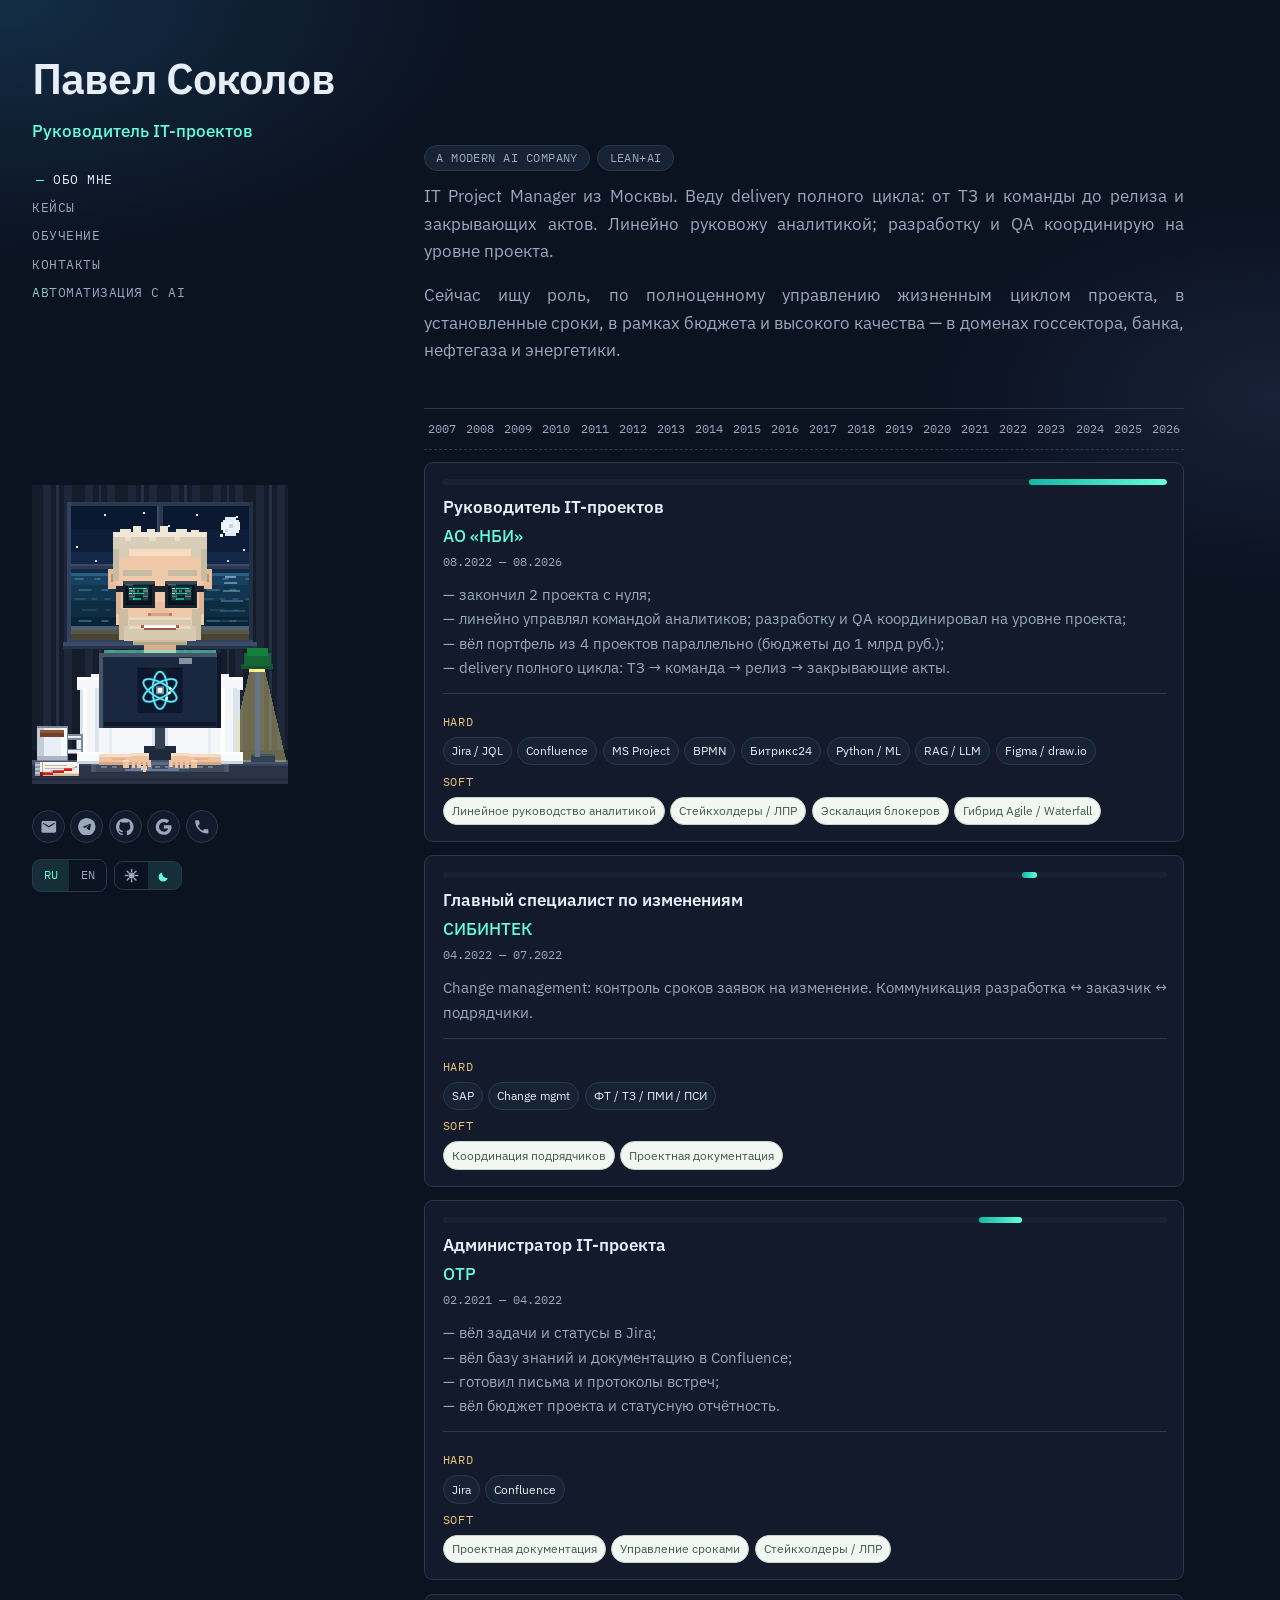
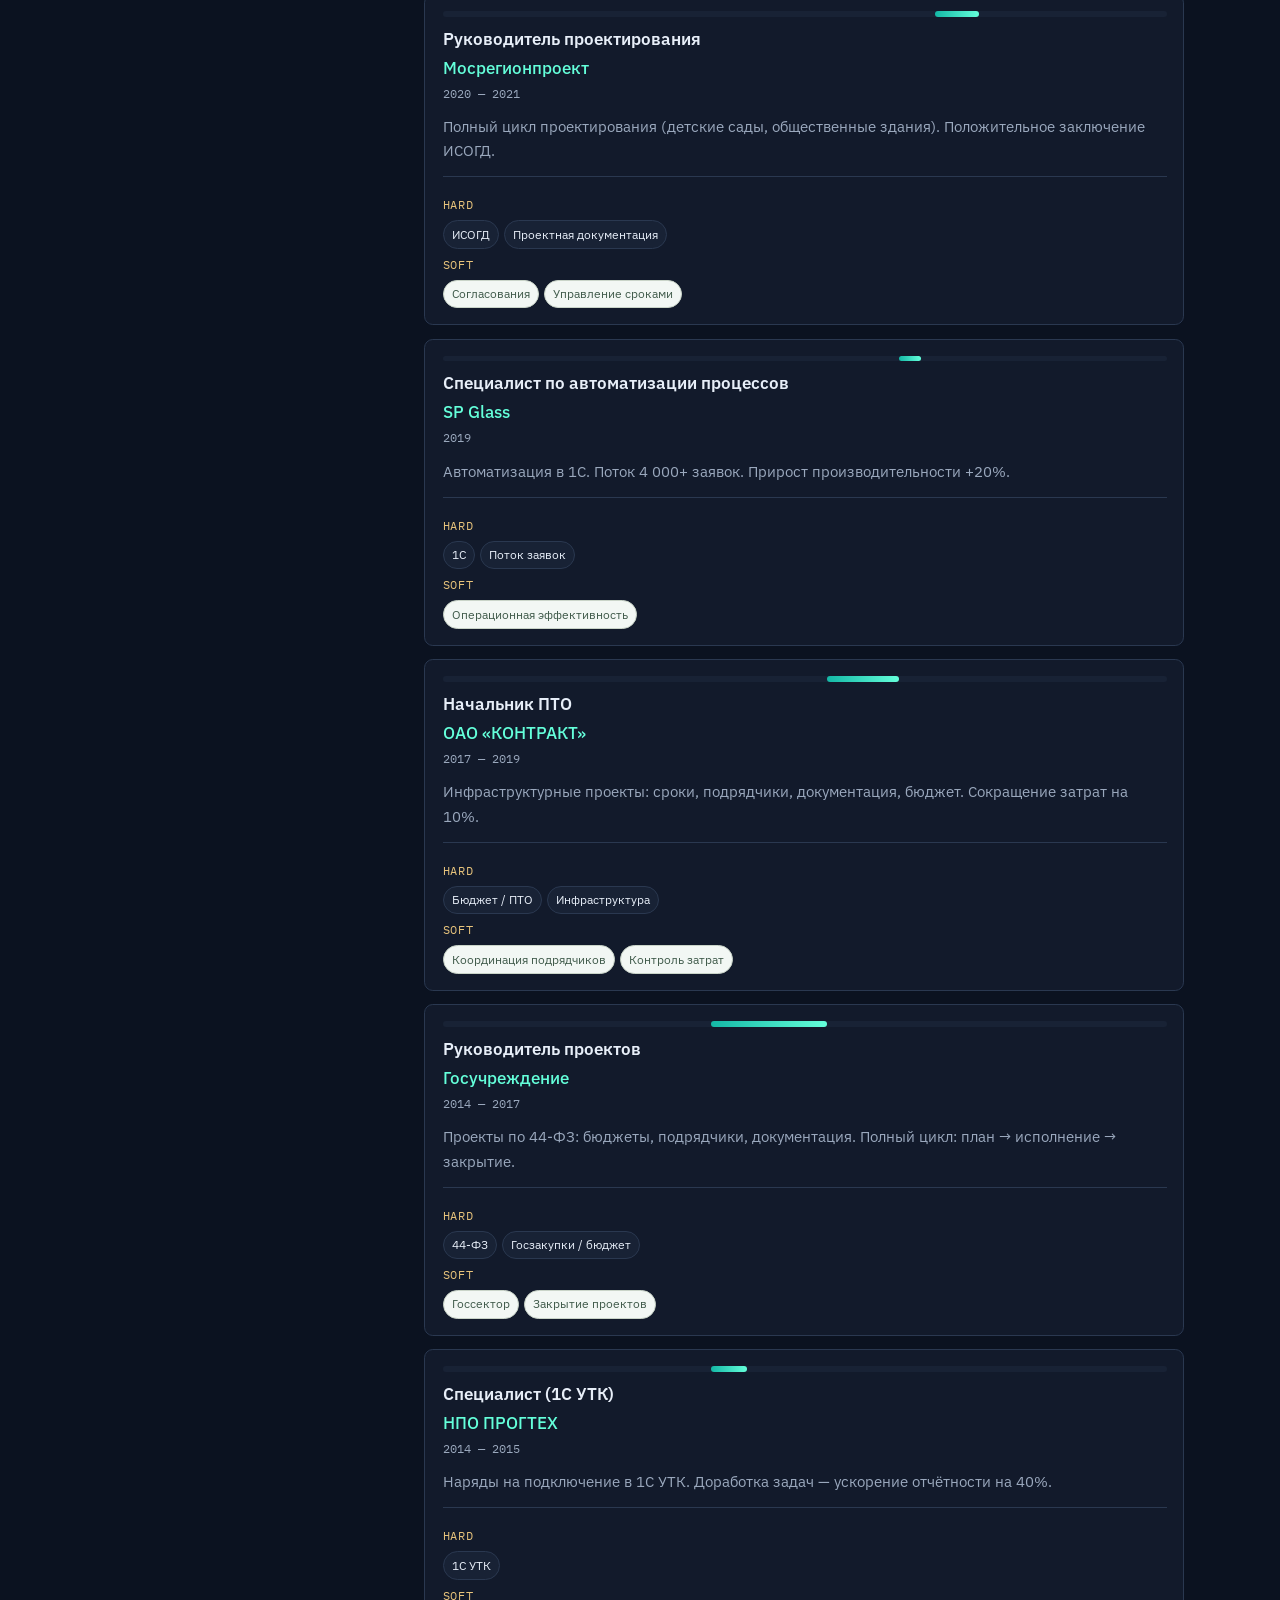
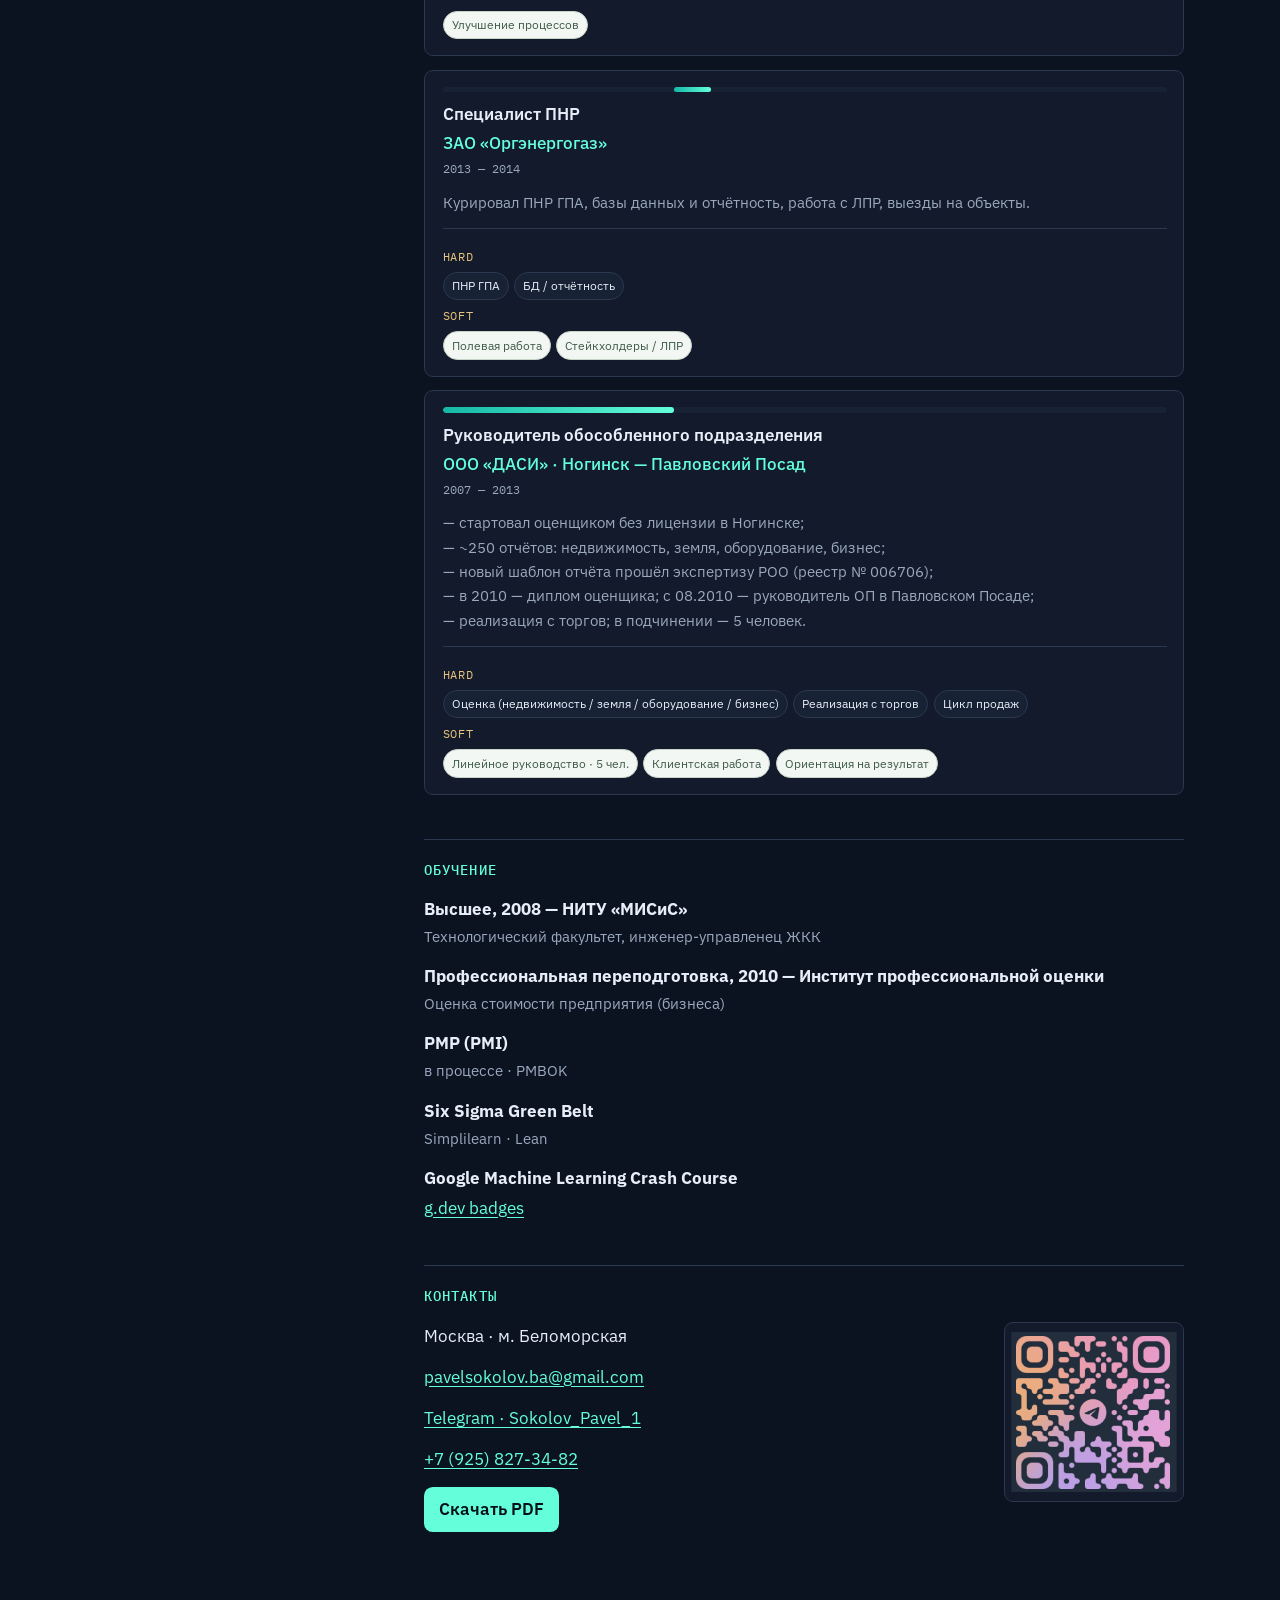
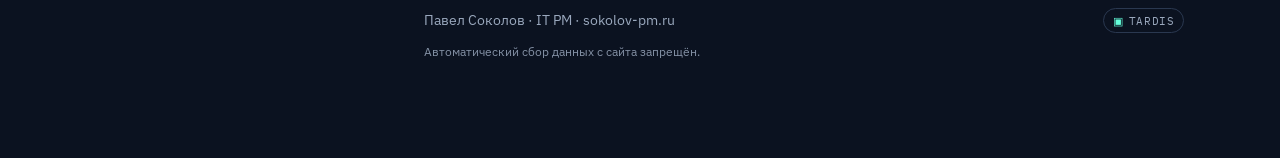
<file: index.html>
<!DOCTYPE html>
<html lang="ru" data-theme="dark">
<head>
  <meta charset="UTF-8">
  <meta name="viewport" content="width=device-width, initial-scale=1">
  <meta name="description" content="Pavel Sokolov — IT Project Manager. Moscow. Delivery, Lean/BPMN, ML/RAG.">
  <title>Павел Соколов</title>
  <link rel="icon" href="favicon.svg" type="image/svg+xml">
  <link rel="preconnect" href="https://fonts.googleapis.com">
  <link rel="preconnect" href="https://fonts.gstatic.com" crossorigin>
  <link href="https://fonts.googleapis.com/css2?family=IBM+Plex+Mono:wght@400;500&family=IBM+Plex+Sans:wght@400;500;600&display=swap&v=auto1" rel="stylesheet">
  <link rel="stylesheet" href="styles.css?v=glossary2">
  <link rel="stylesheet" href="avatar.css?v=celestial1">
</head>
<body>
  <a class="skip" href="#content" data-i18n="skip">К содержанию</a>

  <div class="layout">
    <aside class="aside" aria-label="Profile">
      <div class="aside__inner">
        <h1 class="aside__name">
          <a href="#intro" class="aside__name-link" data-home data-i18n="name">Павел Соколов</a>
        </h1>
        <p class="aside__role" data-i18n="role">Руководитель IT-проектов</p>
        <nav class="aside__nav" aria-label="Sections">
          <a href="#intro" data-nav="intro" data-i18n="nav_about">Обо мне</a>
          <a href="#cases" data-nav="cases" data-i18n="nav_cases">Кейсы</a>
          <a href="#education" data-nav="education" data-i18n="nav_education">Обучение</a>
          <a href="#contact" data-nav="contact" data-i18n="nav_contact">Контакты</a>
          <a href="#automation" class="aside__nav-attn" data-nav="automation" data-i18n="nav_automation">Автоматизация с AI</a>
        </nav>

        <figure class="avatar is-note-gone" data-avatar aria-hidden="true">
        <div class="avatar__stage">
          <svg class="avatar__svg" viewBox="0 0 384 448" width="384" height="448" xmlns="http://www.w3.org/2000/svg" shape-rendering="crispEdges">
            <defs>
              <clipPath id="avatarLensL">
                <rect x="140" y="148" width="40" height="32"/>
              </clipPath>
              <clipPath id="avatarLensR">
                <rect x="204" y="148" width="40" height="32"/>
              </clipPath>

              <!-- sea surface inside the window: wave rows drift through this -->
              <clipPath id="avatarSea">
                <rect x="58" y="132" width="268" height="100"/>
              </clipPath>

              <!-- sky above the transom: the night salute is kept inside the glass -->
              <clipPath id="avatarSky">
                <rect x="58" y="32" width="268" height="86"/>
              </clipPath>

              <!-- the whole frame: confetti drops in from above the top edge -->
              <clipPath id="avatarScene">
                <rect width="384" height="448"/>
              </clipPath>

              <!-- inside of the wine bowl: wine level + bubbles are clipped to it -->
              <clipPath id="avatarWineBowl">
                <rect x="11" y="353" width="40" height="7"/>
                <rect x="14" y="360" width="34" height="8"/>
                <rect x="18" y="368" width="26" height="7"/>
                <rect x="23" y="375" width="16" height="6"/>
                <rect x="27" y="381" width="8" height="5"/>
              </clipPath>

              <!-- monitor glass: keeps the atom inside the screen -->
              <clipPath id="avatarScreen">
                <rect x="108" y="260" width="168" height="96"/>
              </clipPath>

              <!-- hover sparkles; the rects inherit fill from the <use> that clones them -->
              <g id="avatarSpark">
                <rect x="-1" y="-4" width="2" height="9"/>
                <rect x="-4" y="-1" width="9" height="2"/>
              </g>
              <g id="avatarSparkS">
                <rect x="-1" y="-3" width="2" height="7"/>
                <rect x="-3" y="-1" width="7" height="2"/>
              </g>

              <!-- one wave tile = 64 units; the row rect is 400 wide and slides
                   exactly one tile, so the loop is seamless -->
              <pattern id="avatarWaveA" width="64" height="3" patternUnits="userSpaceOnUse">
                <rect width="14" height="3" fill="#bfe7f8"/>
                <rect x="30" width="8" height="3" fill="#bfe7f8"/>
              </pattern>
              <pattern id="avatarWaveB" width="64" height="3" patternUnits="userSpaceOnUse">
                <rect x="6" width="20" height="3" fill="#a9dcf3"/>
                <rect x="40" width="10" height="3" fill="#a9dcf3"/>
              </pattern>
              <pattern id="avatarWaveC" width="64" height="3" patternUnits="userSpaceOnUse">
                <rect width="16" height="3" fill="#8fcdea"/>
                <rect x="26" width="6" height="3" fill="#8fcdea"/>
                <rect x="44" width="10" height="3" fill="#8fcdea"/>
              </pattern>
              <pattern id="avatarWaveD" width="64" height="3" patternUnits="userSpaceOnUse">
                <rect x="10" width="22" height="3" fill="#7ec0e2"/>
                <rect x="46" width="8" height="3" fill="#7ec0e2"/>
              </pattern>
              <pattern id="avatarWaveNA" width="64" height="3" patternUnits="userSpaceOnUse">
                <rect width="14" height="3" fill="#2e6c8f"/>
                <rect x="30" width="8" height="3" fill="#2e6c8f"/>
              </pattern>
              <pattern id="avatarWaveNB" width="64" height="3" patternUnits="userSpaceOnUse">
                <rect x="6" width="20" height="3" fill="#2a5f80"/>
                <rect x="40" width="10" height="3" fill="#2a5f80"/>
              </pattern>
              <pattern id="avatarWaveNC" width="64" height="3" patternUnits="userSpaceOnUse">
                <rect width="16" height="3" fill="#22506e"/>
                <rect x="26" width="6" height="3" fill="#22506e"/>
                <rect x="44" width="10" height="3" fill="#22506e"/>
              </pattern>
              <pattern id="avatarWaveND" width="64" height="3" patternUnits="userSpaceOnUse">
                <rect x="10" width="22" height="3" fill="#1c425c"/>
                <rect x="46" width="8" height="3" fill="#1c425c"/>
              </pattern>
            </defs>

            <!-- ===== striped wall ===== -->
            <rect width="384" height="412" fill="#151d2b"/>
            <rect x="16" width="12" height="412" fill="#1d2739"/>
            <rect x="48" width="12" height="412" fill="#1d2739"/>
            <rect x="80" width="12" height="412" fill="#1d2739"/>
            <rect x="112" width="12" height="412" fill="#1d2739"/>
            <rect x="144" width="12" height="412" fill="#1d2739"/>
            <rect x="176" width="12" height="412" fill="#1d2739"/>
            <rect x="208" width="12" height="412" fill="#1d2739"/>
            <rect x="240" width="12" height="412" fill="#1d2739"/>
            <rect x="272" width="12" height="412" fill="#1d2739"/>
            <rect x="304" width="12" height="412" fill="#1d2739"/>
            <rect x="336" width="12" height="412" fill="#1d2739"/>
            <rect x="368" width="12" height="412" fill="#1d2739"/>
            <rect x="36" width="4" height="412" fill="#232f45"/>
            <rect x="100" width="4" height="412" fill="#232f45"/>
            <rect x="164" width="4" height="412" fill="#232f45"/>
            <rect x="228" width="4" height="412" fill="#232f45"/>
            <rect x="292" width="4" height="412" fill="#232f45"/>
            <rect x="356" width="4" height="412" fill="#232f45"/>
            <rect y="398" width="384" height="14" fill="#111825"/>

            <!-- ===== window onto the sea, drawn behind the character ===== -->
            <g class="avatar__window">
              <!-- day pane -->
              <g class="avatar__window-day">
                <rect x="58" y="32" width="268" height="100" fill="#8ed0ec"/>
                <rect x="58" y="32" width="268" height="34" fill="#abdff4"/>
                <rect x="58" y="66" width="268" height="16" fill="#9bd7f0"/>
                <!-- sun: click → dark theme -->
                <rect x="78" y="48" width="16" height="4" fill="#ffe08a"/>
                <rect x="74" y="52" width="24" height="4" fill="#ffe08a"/>
                <rect x="72" y="56" width="28" height="12" fill="#ffe08a"/>
                <rect x="74" y="68" width="24" height="4" fill="#ffe08a"/>
                <rect x="78" y="72" width="16" height="4" fill="#ffe08a"/>
                <rect x="78" y="56" width="16" height="12" fill="#fff5cc"/>
                <rect x="82" y="52" width="8" height="4" fill="#fff5cc"/>
                <g class="avatar__hit-group" data-lab-hit="sun" role="button" tabindex="0" aria-label="Тёмная тема">
                  <rect class="avatar__hit" x="70" y="46" width="34" height="32"/>
                  <use class="avatar__spark" href="#avatarSpark" x="86" y="44"/>
                  <use class="avatar__spark" href="#avatarSparkS" x="68" y="56" style="animation-delay: 0.25s"/>
                  <use class="avatar__spark" href="#avatarSparkS" x="100" y="58" style="animation-delay: 0.5s"/>
                </g>
                <!-- clouds -->
                <rect x="276" y="52" width="40" height="8" fill="#eaf6fd"/>
                <rect x="284" y="46" width="24" height="6" fill="#f6fbfe"/>
                <rect x="124" y="84" width="34" height="6" fill="#e3f2fb"/>
                <!-- sea -->
                <rect x="58" y="132" width="268" height="18" fill="#3a9ccb"/>
                <rect x="58" y="132" width="268" height="4" fill="#5fb6dd"/>
                <rect x="58" y="150" width="268" height="24" fill="#2f86b6"/>
                <rect x="58" y="174" width="268" height="24" fill="#276f9c"/>
                <rect x="58" y="198" width="268" height="16" fill="#1f5c84"/>
                <!-- beach -->
                <rect x="58" y="212" width="268" height="6" fill="#f2f8fb"/>
                <rect x="58" y="218" width="268" height="14" fill="#e8d5a8"/>
                <rect x="58" y="218" width="268" height="5" fill="#f2e6c4"/>
                <rect x="86" y="226" width="16" height="3" fill="#d7c091"/>
                <rect x="152" y="228" width="22" height="3" fill="#d7c091"/>
                <rect x="268" y="225" width="20" height="3" fill="#d7c091"/>
                <!-- sun glitter + white caps, drifting across the swell -->
                <g clip-path="url(#avatarSea)">
                  <g class="avatar__sea-waves">
                    <rect class="avatar__wave avatar__wave--r1" x="-6" y="140" width="400" height="3" fill="url(#avatarWaveA)"/>
                    <rect class="avatar__wave avatar__wave--l1" x="-6" y="156" width="400" height="3" fill="url(#avatarWaveB)"/>
                    <rect class="avatar__wave avatar__wave--r2" x="-6" y="170" width="400" height="3" fill="url(#avatarWaveC)"/>
                    <rect class="avatar__wave avatar__wave--l2" x="-6" y="186" width="400" height="3" fill="url(#avatarWaveD)"/>
                    <rect class="avatar__wave avatar__wave--r3" x="-6" y="202" width="400" height="3" fill="url(#avatarWaveB)"/>
                  </g>
                  <rect class="avatar__surf" x="58" y="213" width="268" height="5" fill="#eef7fb"/>
                </g>
              </g>

              <!-- night pane -->
              <g class="avatar__window-night">
                <rect x="58" y="32" width="268" height="100" fill="#0e1e3a"/>
                <rect x="58" y="32" width="268" height="34" fill="#0a1830"/>
                <rect x="58" y="100" width="268" height="32" fill="#14284a"/>
                <!-- moon, right pane: click → light theme -->
                <rect x="290" y="48" width="16" height="4" fill="#dfe8f4"/>
                <rect x="286" y="52" width="24" height="4" fill="#e8eff8"/>
                <rect x="284" y="56" width="28" height="12" fill="#eef4fb"/>
                <rect x="286" y="68" width="24" height="4" fill="#e8eff8"/>
                <rect x="290" y="72" width="16" height="4" fill="#dfe8f4"/>
                <rect x="296" y="58" width="6" height="6" fill="#c6d3e4"/>
                <rect x="290" y="66" width="4" height="4" fill="#c6d3e4"/>
                <g class="avatar__hit-group" data-lab-hit="moon" role="button" tabindex="0" aria-label="Светлая тема">
                  <rect class="avatar__hit" x="282" y="46" width="34" height="32"/>
                  <use class="avatar__spark" href="#avatarSpark" x="298" y="44"/>
                  <use class="avatar__spark" href="#avatarSparkS" x="280" y="56" style="animation-delay: 0.25s"/>
                  <use class="avatar__spark" href="#avatarSparkS" x="312" y="58" style="animation-delay: 0.5s"/>
                </g>
                <!-- stars -->
                <rect class="avatar__star" x="66" y="92" width="3" height="3" fill="#f1f5f9"/>
                <rect class="avatar__star avatar__star--2" x="108" y="44" width="3" height="3" fill="#e2e8f0"/>
                <rect class="avatar__star avatar__star--3" x="124" y="70" width="4" height="4" fill="#f8fafc"/>
                <rect class="avatar__star avatar__star--2" x="166" y="40" width="3" height="3" fill="#e2e8f0"/>
                <rect class="avatar__star" x="204" y="60" width="3" height="3" fill="#f1f5f9"/>
                <rect class="avatar__star avatar__star--3" x="246" y="44" width="3" height="3" fill="#e2e8f0"/>
                <rect class="avatar__star" x="282" y="74" width="4" height="4" fill="#f8fafc"/>
                <rect class="avatar__star avatar__star--2" x="306" y="46" width="3" height="3" fill="#f1f5f9"/>
                <rect class="avatar__star avatar__star--3" x="316" y="96" width="3" height="3" fill="#e2e8f0"/>
                <rect class="avatar__star" x="94" y="112" width="3" height="3" fill="#cbd5e1"/>
                <rect class="avatar__star avatar__star--2" x="292" y="112" width="3" height="3" fill="#cbd5e1"/>
                <!-- sea -->
                <rect x="58" y="132" width="268" height="18" fill="#17415f"/>
                <rect x="58" y="132" width="268" height="4" fill="#27617f"/>
                <rect x="58" y="150" width="268" height="24" fill="#123650"/>
                <rect x="58" y="174" width="268" height="24" fill="#0e2c42"/>
                <rect x="58" y="198" width="268" height="16" fill="#0a2335"/>
                <!-- beach -->
                <rect x="58" y="212" width="268" height="6" fill="#4a6272"/>
                <rect x="58" y="218" width="268" height="14" fill="#4a4436"/>
                <rect x="58" y="218" width="268" height="5" fill="#5b5443"/>
                <!-- drifting crests + the moon path rippling under the moon -->
                <g clip-path="url(#avatarSea)">
                  <g class="avatar__sea-waves">
                    <rect class="avatar__wave avatar__wave--r1" x="-6" y="140" width="400" height="3" fill="url(#avatarWaveNA)"/>
                    <rect class="avatar__wave avatar__wave--l1" x="-6" y="156" width="400" height="3" fill="url(#avatarWaveNB)"/>
                    <rect class="avatar__wave avatar__wave--r2" x="-6" y="170" width="400" height="3" fill="url(#avatarWaveNC)"/>
                    <rect class="avatar__wave avatar__wave--l2" x="-6" y="186" width="400" height="3" fill="url(#avatarWaveND)"/>
                    <rect class="avatar__wave avatar__wave--r3" x="-6" y="202" width="400" height="3" fill="url(#avatarWaveNB)"/>
                  </g>
                  <g class="avatar__moonpath">
                    <rect class="avatar__moonrow" x="290" y="136" width="16" height="3" fill="#8fb7d4" opacity="0.75"/>
                    <rect class="avatar__moonrow avatar__moonrow--2" x="288" y="146" width="20" height="3" fill="#7ea8c8" opacity="0.7"/>
                    <rect class="avatar__moonrow avatar__moonrow--3" x="286" y="158" width="26" height="3" fill="#6d98b9" opacity="0.62"/>
                    <rect class="avatar__moonrow avatar__moonrow--4" x="284" y="172" width="32" height="3" fill="#5c87a8" opacity="0.55"/>
                    <rect class="avatar__moonrow avatar__moonrow--5" x="282" y="188" width="38" height="3" fill="#4d7594" opacity="0.48"/>
                    <rect class="avatar__moonrow avatar__moonrow--6" x="280" y="202" width="44" height="3" fill="#3f6480" opacity="0.4"/>
                  </g>
                  <rect class="avatar__surf avatar__surf--night" x="58" y="213" width="268" height="5" fill="#8fb0c4"/>
                </g>
              </g>

              <!-- «победа» at night: a salute goes up outside the glass -->
              <g class="avatar__fireworks" clip-path="url(#avatarSky)">
                <g class="avatar__fw avatar__fw--1">
                  <rect class="avatar__fw-trail" x="110" y="58" width="3" height="28" fill="#fde68a"/>
                  <g class="avatar__fw-burst">
                    <rect x="110" y="54" width="4" height="4" fill="#fffbeb"/>
                    <rect x="111" y="35" width="3" height="3" fill="#fde68a"/>
                    <rect x="125" y="41" width="3" height="3" fill="#fde68a"/>
                    <rect x="131" y="55" width="3" height="3" fill="#fbbf24"/>
                    <rect x="125" y="69" width="3" height="3" fill="#fde68a"/>
                    <rect x="111" y="75" width="3" height="3" fill="#fbbf24"/>
                    <rect x="97" y="69" width="3" height="3" fill="#fde68a"/>
                    <rect x="91" y="55" width="3" height="3" fill="#fbbf24"/>
                    <rect x="97" y="41" width="3" height="3" fill="#fde68a"/>
                    <rect x="111" y="44" width="2" height="2" fill="#fffbeb"/>
                    <rect x="122" y="55" width="2" height="2" fill="#fffbeb"/>
                    <rect x="111" y="66" width="2" height="2" fill="#fffbeb"/>
                    <rect x="100" y="55" width="2" height="2" fill="#fffbeb"/>
                  </g>
                </g>
                <g class="avatar__fw avatar__fw--2">
                  <rect class="avatar__fw-trail" x="212" y="54" width="3" height="28" fill="#93c5fd"/>
                  <g class="avatar__fw-burst">
                    <rect x="212" y="50" width="4" height="4" fill="#eff6ff"/>
                    <rect x="213" y="33" width="3" height="3" fill="#93c5fd"/>
                    <rect x="226" y="38" width="3" height="3" fill="#bfdbfe"/>
                    <rect x="231" y="51" width="3" height="3" fill="#93c5fd"/>
                    <rect x="226" y="64" width="3" height="3" fill="#bfdbfe"/>
                    <rect x="213" y="69" width="3" height="3" fill="#93c5fd"/>
                    <rect x="200" y="64" width="3" height="3" fill="#bfdbfe"/>
                    <rect x="195" y="51" width="3" height="3" fill="#93c5fd"/>
                    <rect x="200" y="38" width="3" height="3" fill="#bfdbfe"/>
                    <rect x="213" y="41" width="2" height="2" fill="#eff6ff"/>
                    <rect x="222" y="51" width="2" height="2" fill="#eff6ff"/>
                    <rect x="213" y="61" width="2" height="2" fill="#eff6ff"/>
                    <rect x="203" y="51" width="2" height="2" fill="#eff6ff"/>
                  </g>
                </g>
                <g class="avatar__fw avatar__fw--3">
                  <rect class="avatar__fw-trail" x="266" y="80" width="3" height="26" fill="#f9a8d4"/>
                  <g class="avatar__fw-burst">
                    <rect x="266" y="76" width="4" height="4" fill="#fdf2f8"/>
                    <rect x="267" y="61" width="3" height="3" fill="#f9a8d4"/>
                    <rect x="278" y="66" width="3" height="3" fill="#f472b6"/>
                    <rect x="283" y="77" width="3" height="3" fill="#f9a8d4"/>
                    <rect x="278" y="88" width="3" height="3" fill="#f472b6"/>
                    <rect x="267" y="93" width="3" height="3" fill="#f9a8d4"/>
                    <rect x="256" y="88" width="3" height="3" fill="#f472b6"/>
                    <rect x="251" y="77" width="3" height="3" fill="#f9a8d4"/>
                    <rect x="256" y="66" width="3" height="3" fill="#f472b6"/>
                    <rect x="267" y="68" width="2" height="2" fill="#fdf2f8"/>
                    <rect x="276" y="77" width="2" height="2" fill="#fdf2f8"/>
                    <rect x="267" y="86" width="2" height="2" fill="#fdf2f8"/>
                    <rect x="258" y="77" width="2" height="2" fill="#fdf2f8"/>
                  </g>
                </g>
              </g>

              <!-- frame: sill, jambs, mullion + transom -->
              <rect x="52" y="26" width="280" height="6" fill="#2c3950"/>
              <rect x="52" y="26" width="6" height="212" fill="#33425c"/>
              <rect x="326" y="26" width="6" height="212" fill="#232f44"/>
              <rect x="52" y="232" width="280" height="6" fill="#33425c"/>
              <rect x="46" y="236" width="292" height="8" fill="#3b4a66"/>
              <rect x="46" y="242" width="292" height="4" fill="#26324a"/>
              <rect x="188" y="32" width="8" height="200" fill="#2c3950"/>
              <rect x="188" y="32" width="3" height="200" fill="#3b4a66"/>
              <rect x="58" y="118" width="268" height="8" fill="#2c3950"/>
              <rect x="58" y="118" width="268" height="3" fill="#3b4a66"/>
            </g>

            <!-- ===== body: shoulders + head, lifts on sigh ===== -->
            <g class="avatar__body">
              <!-- neck -->
              <rect x="168" y="230" width="48" height="46" fill="#dcae90"/>
              <rect x="168" y="230" width="48" height="8" fill="#c08f70"/>

              <g class="avatar__head">
                <!-- ears -->
                <rect x="114" y="126" width="12" height="30" fill="#e6bd9c"/>
                <rect x="118" y="134" width="4" height="12" fill="#c98f6d"/>
                <rect x="258" y="126" width="12" height="30" fill="#e6bd9c"/>
                <rect x="262" y="134" width="4" height="12" fill="#c98f6d"/>

                <!-- face, tapering to the chin -->
                <rect x="126" y="84" width="132" height="126" fill="#f0c9a8"/>
                <rect x="130" y="210" width="124" height="10" fill="#f0c9a8"/>
                <rect x="138" y="220" width="108" height="10" fill="#efc5a3"/>
                <rect x="152" y="230" width="80" height="8" fill="#efc5a3"/>
                <rect x="134" y="96" width="116" height="10" fill="#f7dcc3"/>
                <rect x="126" y="150" width="8" height="44" fill="#e0b491"/>
                <rect x="250" y="150" width="8" height="44" fill="#e0b491"/>

                <!-- light blond / platinum hair, slightly spiky crest -->
                <rect x="132" y="66" width="16" height="4" fill="#f0e8d6"/>
                <rect x="152" y="62" width="12" height="8" fill="#f0e8d6"/>
                <rect x="172" y="66" width="12" height="4" fill="#f0e8d6"/>
                <rect x="192" y="62" width="12" height="8" fill="#f0e8d6"/>
                <rect x="216" y="66" width="16" height="4" fill="#f0e8d6"/>
                <rect x="238" y="68" width="12" height="4" fill="#f0e8d6"/>
                <rect x="122" y="70" width="140" height="26" fill="#d8cdb6"/>
                <rect x="122" y="70" width="140" height="8" fill="#f0e8d6"/>
                <rect x="140" y="78" width="8" height="6" fill="#eae0c9"/>
                <rect x="176" y="78" width="10" height="6" fill="#eae0c9"/>
                <rect x="214" y="78" width="8" height="6" fill="#eae0c9"/>
                <rect x="126" y="96" width="20" height="14" fill="#d8cdb6"/>
                <rect x="238" y="96" width="20" height="14" fill="#d8cdb6"/>
                <rect x="122" y="96" width="8" height="48" fill="#c6bba3"/>
                <rect x="254" y="96" width="8" height="48" fill="#c6bba3"/>

                <!-- brows -->
                <rect x="136" y="128" width="44" height="8" fill="#c6bba3"/>
                <rect x="204" y="128" width="44" height="8" fill="#c6bba3"/>

                <!-- nose, upper part tucked behind the frame -->
                <rect x="178" y="176" width="28" height="20" fill="#e8c0a0"/>
                <rect x="178" y="192" width="28" height="4" fill="#d8a683"/>
                <rect x="174" y="192" width="4" height="4" fill="#b9805f"/>
                <rect x="206" y="192" width="4" height="4" fill="#b9805f"/>

                <!-- neat light goatee along the jaw, mouth painted over it -->
                <rect x="130" y="186" width="14" height="46" fill="#c9bda3"/>
                <rect x="240" y="186" width="14" height="46" fill="#c9bda3"/>
                <rect x="138" y="212" width="108" height="22" fill="#d5c9b0"/>
                <rect x="146" y="212" width="92" height="4" fill="#e4dac4"/>
                <rect x="152" y="232" width="80" height="8" fill="#c9bda3"/>
                <rect x="152" y="236" width="80" height="4" fill="#b3a68c"/>

                <!-- mustache -->
                <rect x="146" y="198" width="92" height="12" fill="#d5c9b0"/>
                <rect x="146" y="198" width="92" height="4" fill="#e4dac4"/>

                <!-- friendly slight smile -->
                <rect x="164" y="210" width="4" height="4" fill="#a5644f"/>
                <rect x="168" y="210" width="48" height="4" fill="#f7f9fb"/>
                <rect x="216" y="210" width="4" height="4" fill="#a5644f"/>
                <rect x="168" y="214" width="48" height="4" fill="#9b5c48"/>

                <!-- bare eyes, revealed only once the glasses are off -->
                <g class="avatar__eyes-bare">
                  <rect x="144" y="152" width="32" height="22" fill="#e3b795"/>
                  <rect x="146" y="154" width="28" height="18" fill="#f7fbfd"/>
                  <rect class="avatar__pupil" x="154" y="154" width="12" height="18" fill="#13333d"/>
                  <rect class="avatar__pupil" x="157" y="158" width="4" height="4" fill="#7fe3cc"/>
                  <rect x="144" y="150" width="32" height="4" fill="#9b7a5e"/>
                  <rect x="208" y="152" width="32" height="22" fill="#e3b795"/>
                  <rect x="210" y="154" width="28" height="18" fill="#f7fbfd"/>
                  <rect class="avatar__pupil" x="218" y="154" width="12" height="18" fill="#13333d"/>
                  <rect class="avatar__pupil" x="221" y="158" width="4" height="4" fill="#7fe3cc"/>
                  <rect x="208" y="150" width="32" height="4" fill="#9b7a5e"/>
                </g>

                <!-- rectangular glasses -->
                <g class="avatar__glasses">
                <rect x="126" y="152" width="10" height="8" fill="#1b232f"/>
                <rect x="248" y="152" width="10" height="8" fill="#1b232f"/>
                <rect x="184" y="152" width="16" height="8" fill="#1b232f"/>
                <rect x="136" y="144" width="48" height="40" fill="#1b232f"/>
                <rect x="200" y="144" width="48" height="40" fill="#1b232f"/>
                <rect x="136" y="144" width="48" height="4" fill="#38455a"/>
                <rect x="200" y="144" width="48" height="4" fill="#38455a"/>

                <!-- LEFT lens: eye + dashboard reflection clipped to the lens -->
                <g class="avatar__lens avatar__lens--l" clip-path="url(#avatarLensL)">
                  <rect x="140" y="148" width="40" height="32" fill="#0a1f28"/>
                  <rect x="146" y="154" width="28" height="18" fill="#e6f2f1"/>
                  <rect class="avatar__pupil" x="154" y="154" width="12" height="18" fill="#13333d"/>
                  <rect class="avatar__pupil" x="157" y="158" width="4" height="4" fill="#64ffda"/>
                  <g class="avatar__lens-fx">
                    <g transform="translate(140 148) scale(2)">
                      <g class="avatar__fx-scene is-active" data-fx="0">
                        <rect width="20" height="16" fill="#04101a" fill-opacity="0.62"/>
                        <rect x="2" y="2" width="16" height="3" fill="#0b3d3a"/>
                        <rect x="3" y="3" width="2" height="1" fill="#64ffda"/>
                        <rect x="6" y="3" width="10" height="1" fill="#2dd4bf"/>
                        <rect x="2" y="6" width="16" height="3" fill="#0b3d3a"/>
                        <rect x="3" y="7" width="2" height="1" fill="#64ffda"/>
                        <rect x="6" y="7" width="8" height="1" fill="#2dd4bf"/>
                        <rect x="2" y="10" width="16" height="3" fill="#0a2430"/>
                        <rect x="6" y="11" width="6" height="1" fill="#14b8a6"/>
                        <rect class="avatar__fx-scan" width="20" height="1" fill="#64ffda" opacity="0.22"/>
                      </g>
                      <g class="avatar__fx-scene" data-fx="1">
                        <rect width="20" height="16" fill="#04101a" fill-opacity="0.62"/>
                        <rect x="6" width="1" height="16" fill="#1d3b45"/>
                        <rect x="11" width="1" height="16" fill="#1d3b45"/>
                        <rect x="16" width="1" height="16" fill="#1d3b45"/>
                        <rect class="avatar__fx-gantt" x="2" y="3" width="11" height="2" fill="#0f766e"/>
                        <rect x="4" y="7" width="9" height="2" fill="#14b8a6"/>
                        <rect class="avatar__fx-gantt" x="3" y="11" width="14" height="2" fill="#5eead4"/>
                      </g>
                      <g class="avatar__fx-scene" data-fx="2">
                        <rect width="20" height="16" fill="#04101a" fill-opacity="0.62"/>
                        <rect class="avatar__fx-bar" x="3" y="6" width="3" height="8" fill="#0f766e"/>
                        <rect class="avatar__fx-bar avatar__fx-bar--2" x="7" y="4" width="3" height="10" fill="#14b8a6"/>
                        <rect class="avatar__fx-bar avatar__fx-bar--3" x="11" y="8" width="3" height="6" fill="#2dd4bf"/>
                        <rect class="avatar__fx-bar avatar__fx-bar--4" x="15" y="5" width="3" height="9" fill="#5eead4"/>
                        <rect x="1" y="14" width="18" height="1" fill="#0f766e"/>
                      </g>
                      <g class="avatar__fx-scene" data-fx="3">
                        <rect width="20" height="16" fill="#04101a" fill-opacity="0.62"/>
                        <rect x="1" y="14" width="18" height="1" fill="#0f766e" opacity="0.6"/>
                        <path class="avatar__fx-curve" d="M2 13 L6 9 L9 11 L13 5 L18 3" fill="none" stroke="#64ffda" stroke-width="1"/>
                        <rect x="17" y="2" width="2" height="2" fill="#fbbf24"/>
                      </g>
                      <g class="avatar__fx-scene" data-fx="4">
                        <rect width="20" height="16" fill="#04101a" fill-opacity="0.62"/>
                        <rect x="2" y="2" width="5" height="12" fill="#0a2a33"/>
                        <rect x="8" y="2" width="5" height="12" fill="#0a2a33"/>
                        <rect x="14" y="2" width="5" height="12" fill="#0a2a33"/>
                        <rect x="3" y="3" width="3" height="2" fill="#2dd4bf"/>
                        <rect x="3" y="6" width="3" height="2" fill="#14b8a6"/>
                        <rect class="avatar__fx-card" x="9" y="3" width="3" height="2" fill="#5eead4"/>
                        <rect x="15" y="3" width="3" height="2" fill="#0f766e"/>
                      </g>
                    </g>
                  </g>
                  <rect x="140" y="148" width="12" height="4" fill="#ffffff" opacity="0.2"/>
                </g>

                <!-- RIGHT lens -->
                <g class="avatar__lens avatar__lens--r" clip-path="url(#avatarLensR)">
                  <rect x="204" y="148" width="40" height="32" fill="#0a1f28"/>
                  <rect x="210" y="154" width="28" height="18" fill="#e6f2f1"/>
                  <rect class="avatar__pupil" x="218" y="154" width="12" height="18" fill="#13333d"/>
                  <rect class="avatar__pupil" x="221" y="158" width="4" height="4" fill="#64ffda"/>
                  <g class="avatar__lens-fx">
                    <g transform="translate(204 148) scale(2)">
                      <g class="avatar__fx-scene is-active" data-fx="0">
                        <rect width="20" height="16" fill="#04101a" fill-opacity="0.62"/>
                        <rect x="2" y="2" width="16" height="3" fill="#0b3d3a"/>
                        <rect x="3" y="3" width="2" height="1" fill="#64ffda"/>
                        <rect x="6" y="3" width="10" height="1" fill="#2dd4bf"/>
                        <rect x="2" y="6" width="16" height="3" fill="#0b3d3a"/>
                        <rect x="3" y="7" width="2" height="1" fill="#64ffda"/>
                        <rect x="6" y="7" width="8" height="1" fill="#2dd4bf"/>
                        <rect x="2" y="10" width="16" height="3" fill="#0a2430"/>
                        <rect x="6" y="11" width="6" height="1" fill="#14b8a6"/>
                        <rect class="avatar__fx-scan" width="20" height="1" fill="#64ffda" opacity="0.22"/>
                      </g>
                      <g class="avatar__fx-scene" data-fx="1">
                        <rect width="20" height="16" fill="#04101a" fill-opacity="0.62"/>
                        <rect x="6" width="1" height="16" fill="#1d3b45"/>
                        <rect x="11" width="1" height="16" fill="#1d3b45"/>
                        <rect x="16" width="1" height="16" fill="#1d3b45"/>
                        <rect class="avatar__fx-gantt" x="2" y="3" width="11" height="2" fill="#0f766e"/>
                        <rect x="4" y="7" width="9" height="2" fill="#14b8a6"/>
                        <rect class="avatar__fx-gantt" x="3" y="11" width="14" height="2" fill="#5eead4"/>
                      </g>
                      <g class="avatar__fx-scene" data-fx="2">
                        <rect width="20" height="16" fill="#04101a" fill-opacity="0.62"/>
                        <rect class="avatar__fx-bar" x="3" y="6" width="3" height="8" fill="#0f766e"/>
                        <rect class="avatar__fx-bar avatar__fx-bar--2" x="7" y="4" width="3" height="10" fill="#14b8a6"/>
                        <rect class="avatar__fx-bar avatar__fx-bar--3" x="11" y="8" width="3" height="6" fill="#2dd4bf"/>
                        <rect class="avatar__fx-bar avatar__fx-bar--4" x="15" y="5" width="3" height="9" fill="#5eead4"/>
                        <rect x="1" y="14" width="18" height="1" fill="#0f766e"/>
                      </g>
                      <g class="avatar__fx-scene" data-fx="3">
                        <rect width="20" height="16" fill="#04101a" fill-opacity="0.62"/>
                        <rect x="1" y="14" width="18" height="1" fill="#0f766e" opacity="0.6"/>
                        <path class="avatar__fx-curve" d="M2 13 L6 9 L9 11 L13 5 L18 3" fill="none" stroke="#64ffda" stroke-width="1"/>
                        <rect x="17" y="2" width="2" height="2" fill="#fbbf24"/>
                      </g>
                      <g class="avatar__fx-scene" data-fx="4">
                        <rect width="20" height="16" fill="#04101a" fill-opacity="0.62"/>
                        <rect x="2" y="2" width="5" height="12" fill="#0a2a33"/>
                        <rect x="8" y="2" width="5" height="12" fill="#0a2a33"/>
                        <rect x="14" y="2" width="5" height="12" fill="#0a2a33"/>
                        <rect x="3" y="3" width="3" height="2" fill="#2dd4bf"/>
                        <rect x="3" y="6" width="3" height="2" fill="#14b8a6"/>
                        <rect class="avatar__fx-card" x="9" y="3" width="3" height="2" fill="#5eead4"/>
                        <rect x="15" y="3" width="3" height="2" fill="#0f766e"/>
                      </g>
                    </g>
                  </g>
                  <rect x="204" y="148" width="12" height="4" fill="#ffffff" opacity="0.2"/>
                </g>
                </g>

                <!-- blink / yawn lids drawn over lenses and bare eyes -->
                <g class="avatar__lids">
                  <rect x="140" y="148" width="40" height="32" fill="#f0c9a8"/>
                  <rect x="140" y="148" width="40" height="6" fill="#e0b491"/>
                  <rect x="204" y="148" width="40" height="32" fill="#f0c9a8"/>
                  <rect x="204" y="148" width="40" height="6" fill="#e0b491"/>
                </g>

                <!-- click target: send the glasses to the window sill -->
                <g class="avatar__hit-group avatar__hit-group--face" data-lab-hit="glasses">
                  <rect class="avatar__hit" x="124" y="140" width="136" height="48"/>
                  <use class="avatar__spark" href="#avatarSparkS" x="140" y="146" style="animation-delay: 0.05s"/>
                  <use class="avatar__spark" href="#avatarSpark" x="160" y="156" style="animation-delay: 0.2s"/>
                  <use class="avatar__spark" href="#avatarSparkS" x="176" y="174" style="animation-delay: 0.35s"/>
                  <use class="avatar__spark" href="#avatarSpark" x="192" y="152"/>
                  <use class="avatar__spark" href="#avatarSparkS" x="208" y="146" style="animation-delay: 0.45s"/>
                  <use class="avatar__spark" href="#avatarSpark" x="224" y="156" style="animation-delay: 0.6s"/>
                  <use class="avatar__spark" href="#avatarSparkS" x="240" y="174" style="animation-delay: 0.75s"/>
                  <use class="avatar__spark" href="#avatarSparkS" x="128" y="162" style="animation-delay: 0.9s"/>
                  <use class="avatar__spark" href="#avatarSparkS" x="256" y="162" style="animation-delay: 1.05s"/>
                </g>
              </g>

              <!-- white dress shirt -->
              <rect x="120" y="272" width="144" height="8" fill="#f4f6fa"/>
              <rect x="104" y="278" width="176" height="8" fill="#f4f6fa"/>
              <rect x="88" y="284" width="208" height="10" fill="#f4f6fa"/>
              <rect x="72" y="292" width="240" height="120" fill="#f4f6fa"/>
              <rect x="72" y="292" width="12" height="120" fill="#dde3ec"/>
              <rect x="300" y="292" width="12" height="120" fill="#dde3ec"/>
              <rect x="116" y="292" width="4" height="120" fill="#e7ecf4"/>
              <rect x="264" y="292" width="4" height="120" fill="#e7ecf4"/>
              <rect x="88" y="290" width="208" height="4" fill="#ffffff"/>

              <!-- placket + buttons -->
              <rect x="180" y="280" width="24" height="132" fill="#ffffff"/>
              <rect x="180" y="280" width="4" height="132" fill="#dde3ec"/>
              <rect x="200" y="280" width="4" height="132" fill="#dde3ec"/>
              <rect x="188" y="316" width="8" height="8" fill="#c8d1de"/>
              <rect x="188" y="352" width="8" height="8" fill="#c8d1de"/>
              <rect x="188" y="388" width="8" height="8" fill="#c8d1de"/>

              <!-- collar -->
              <rect x="152" y="260" width="80" height="12" fill="#e9eef5"/>
              <rect x="152" y="260" width="80" height="4" fill="#ffffff"/>
              <rect x="150" y="264" width="30" height="14" fill="#ffffff"/>
              <rect x="156" y="278" width="24" height="10" fill="#ffffff"/>
              <rect x="164" y="288" width="16" height="8" fill="#f0f3f8"/>
              <rect x="204" y="264" width="30" height="14" fill="#ffffff"/>
              <rect x="204" y="278" width="24" height="10" fill="#ffffff"/>
              <rect x="204" y="288" width="16" height="8" fill="#f0f3f8"/>
              <rect x="150" y="276" width="30" height="2" fill="#d5dce7"/>
              <rect x="204" y="276" width="30" height="2" fill="#d5dce7"/>
            </g>

            <!-- ===== desk ===== -->
            <rect y="412" width="384" height="36" fill="#2b3446"/>
            <rect y="412" width="384" height="6" fill="#46536c"/>
            <rect y="418" width="384" height="4" fill="#37425a"/>
            <rect y="440" width="384" height="4" fill="#252d3d"/>

            <!-- ===== Luxo Jr–style desk lamp, RIGHT; lit in dark theme.
                     Beam polygon first, then one thin continuous stem on top ===== -->
            <g class="avatar__lamp" data-lamp="L2">
              <polygon class="avatar__lamp-rays" points="326,280 350,280 382,416 294,416" fill="#fde68a"/>
              <rect x="328" y="404" width="36" height="12" fill="#334155"/>
              <rect x="328" y="404" width="36" height="3" fill="#475569"/>
              <!-- ножка: one thickness, one colour, base → shade -->
              <rect x="334" y="272" width="8" height="136" fill="#64748b"/>
              <!-- shade: the green pixels are the theme switch -->
              <g class="avatar__hit-group" data-lab-hit="lamp">
                <rect x="314" y="268" width="48" height="8" fill="#14532d"/>
                <rect x="318" y="252" width="40" height="20" fill="#166534"/>
                <rect x="322" y="244" width="32" height="12" fill="#15803d"/>
                <rect class="avatar__lamp-led-off" x="326" y="276" width="24" height="4" fill="#365314"/>
                <rect class="avatar__lamp-led-on" x="326" y="276" width="24" height="4" fill="#fef08a"/>
                <rect class="avatar__hit" x="312" y="242" width="52" height="40"/>
                <use class="avatar__spark" href="#avatarSpark" x="338" y="236"/>
                <use class="avatar__spark" href="#avatarSparkS" x="310" y="250" style="animation-delay: 0.2s"/>
                <use class="avatar__spark" href="#avatarSparkS" x="366" y="252" style="animation-delay: 0.45s"/>
                <use class="avatar__spark" href="#avatarSpark" x="312" y="284" style="animation-delay: 0.65s"/>
                <use class="avatar__spark" href="#avatarSparkS" x="364" y="282" style="animation-delay: 0.9s"/>
              </g>
            </g>

            <!-- ===== monitor (back to viewer) + stand ===== -->
            <g class="avatar__monitor">
              <rect x="168" y="392" width="48" height="20" fill="#1e293b"/>
              <rect x="184" y="360" width="16" height="36" fill="#334155"/>
              <rect x="180" y="356" width="24" height="8" fill="#475569"/>
              <rect class="avatar__glow" x="108" y="248" width="168" height="4" fill="#64ffda"/>
              <rect x="100" y="252" width="184" height="112" fill="#1e293b"/>
              <rect x="108" y="260" width="168" height="96" fill="#1a2740"/>
              <rect x="100" y="252" width="184" height="6" fill="#475569"/>
              <rect x="100" y="252" width="6" height="112" fill="#475569"/>
              <rect x="278" y="252" width="6" height="112" fill="#0f172a"/>
              <rect x="108" y="356" width="168" height="6" fill="#0f172a"/>
              <rect x="176" y="268" width="32" height="12" fill="#1e293b"/>
              <rect x="220" y="260" width="20" height="8" fill="#e2e8f0" opacity="0.55"/>
            </g>

            <!-- ===== keyboard on the desk ===== -->
            <g class="avatar__keyboard">
              <rect x="88" y="416" width="208" height="18" fill="#4a566c"/>
              <rect x="88" y="416" width="208" height="4" fill="#5d6a84"/>
              <rect x="96" y="420" width="192" height="10" fill="#3f4a5e"/>
              <rect x="104" y="421" width="8" height="4" fill="#6b7a96"/>
              <rect x="120" y="421" width="8" height="4" fill="#6b7a96"/>
              <rect x="136" y="421" width="8" height="4" fill="#6b7a96"/>
              <rect x="152" y="421" width="8" height="4" fill="#6b7a96"/>
              <rect x="168" y="421" width="8" height="4" fill="#6b7a96"/>
              <rect x="184" y="421" width="8" height="4" fill="#6b7a96"/>
              <rect x="200" y="421" width="8" height="4" fill="#6b7a96"/>
              <rect x="216" y="421" width="8" height="4" fill="#6b7a96"/>
              <rect x="232" y="421" width="8" height="4" fill="#6b7a96"/>
              <rect x="248" y="421" width="8" height="4" fill="#6b7a96"/>
              <rect x="264" y="421" width="8" height="4" fill="#6b7a96"/>
              <rect x="140" y="426" width="80" height="3" fill="#6b7a96"/>
              <!-- one key per finger, dips and lights up on the press -->
              <g class="avatar__keys">
                <rect class="avatar__key" data-key="0" x="148" y="420" width="8" height="6" fill="#6b7a96"/>
                <rect class="avatar__key" data-key="1" x="156" y="420" width="8" height="6" fill="#6b7a96"/>
                <rect class="avatar__key" data-key="2" x="164" y="420" width="8" height="6" fill="#6b7a96"/>
                <rect class="avatar__key" data-key="3" x="172" y="420" width="8" height="6" fill="#6b7a96"/>
                <rect class="avatar__key" data-key="4" x="204" y="420" width="8" height="6" fill="#6b7a96"/>
                <rect class="avatar__key" data-key="5" x="212" y="420" width="8" height="6" fill="#6b7a96"/>
                <rect class="avatar__key" data-key="6" x="220" y="420" width="8" height="6" fill="#6b7a96"/>
                <rect class="avatar__key" data-key="7" x="228" y="420" width="8" height="6" fill="#6b7a96"/>
              </g>
              <rect x="88" y="430" width="208" height="4" fill="#2a323f"/>
            </g>

            <!-- ===== coffee, LEFT of the keyboard; handle faces the hand ===== -->
            <g class="avatar__coffee">
              <g class="avatar__steam-group">
                <g class="avatar__steam avatar__steam--1">
                  <rect x="40" y="344" width="12" height="14" fill="#9fabbe"/>
                  <rect x="34" y="330" width="12" height="14" fill="#9fabbe"/>
                  <rect x="40" y="318" width="12" height="12" fill="#8b96a8"/>
                </g>
                <g class="avatar__steam avatar__steam--2">
                  <rect x="26" y="346" width="12" height="12" fill="#9fabbe"/>
                  <rect x="20" y="332" width="12" height="14" fill="#9fabbe"/>
                  <rect x="26" y="320" width="12" height="12" fill="#8b96a8"/>
                </g>
                <g class="avatar__steam avatar__steam--3">
                  <rect x="14" y="342" width="12" height="16" fill="#9fabbe"/>
                  <rect x="22" y="328" width="12" height="14" fill="#9fabbe"/>
                  <rect x="14" y="316" width="12" height="12" fill="#8b96a8"/>
                </g>
                <g class="avatar__steam avatar__steam--4">
                  <rect x="34" y="348" width="12" height="10" fill="#9fabbe"/>
                  <rect x="42" y="334" width="12" height="14" fill="#9fabbe"/>
                  <rect x="32" y="322" width="12" height="12" fill="#8b96a8"/>
                </g>
              </g>

              <!-- fizz off the wine: same travel and top as the coffee steam -->
              <g class="avatar__fizz-group">
                <rect class="avatar__fizz avatar__fizz--1" x="20" y="346" width="3" height="3"/>
                <rect class="avatar__fizz avatar__fizz--2 avatar__fizz--hi" x="30" y="348" width="2" height="2"/>
                <rect class="avatar__fizz avatar__fizz--3" x="38" y="345" width="3" height="3"/>
                <rect class="avatar__fizz avatar__fizz--4 avatar__fizz--hi" x="25" y="350" width="2" height="2"/>
                <rect class="avatar__fizz avatar__fizz--5" x="34" y="344" width="2" height="2"/>
                <rect class="avatar__fizz avatar__fizz--6 avatar__fizz--hi" x="16" y="349" width="2" height="2"/>
              </g>
              <g class="avatar__mug">
                <g class="avatar__cup avatar__cup--coffee">
                  <!-- handle on the inner (right) side, where the hand arrives -->
                  <rect x="50" y="374" width="26" height="8" fill="#7e8899"/>
                  <rect x="50" y="396" width="26" height="8" fill="#7e8899"/>
                  <rect x="66" y="380" width="10" height="18" fill="#7e8899"/>
                  <rect x="50" y="376" width="24" height="4" fill="#e8eef6"/>
                  <rect x="50" y="398" width="24" height="4" fill="#e8eef6"/>
                  <rect x="68" y="382" width="6" height="14" fill="#e8eef6"/>
                  <!-- body -->
                  <rect x="8" y="362" width="46" height="52" fill="#7e8899"/>
                  <rect x="8" y="364" width="44" height="48" fill="#e8eef6"/>
                  <rect x="44" y="364" width="8" height="48" fill="#f7fafd"/>
                  <rect x="8" y="364" width="10" height="48" fill="#c3ccd9"/>
                  <rect x="12" y="368" width="36" height="10" fill="#6f4128"/>
                  <rect x="12" y="368" width="36" height="4" fill="#8a5734"/>
                  <rect x="8" y="406" width="44" height="6" fill="#aab4c4"/>
                </g>

                <!-- same footprint as the mug, so the sip choreography still lands -->
                <g class="avatar__cup avatar__cup--wine">
                  <!-- bowl walls, tapering down to the stem -->
                  <rect x="8" y="350" width="46" height="10" fill="#cfe0ef" opacity="0.5"/>
                  <rect x="11" y="360" width="40" height="8" fill="#cfe0ef" opacity="0.5"/>
                  <rect x="15" y="368" width="32" height="7" fill="#cfe0ef" opacity="0.5"/>
                  <rect x="20" y="375" width="22" height="6" fill="#cfe0ef" opacity="0.5"/>
                  <rect x="25" y="381" width="12" height="5" fill="#cfe0ef" opacity="0.5"/>
                  <!-- wine + bubbles, clipped to the inside of the bowl -->
                  <g clip-path="url(#avatarWineBowl)">
                    <rect class="avatar__wine-body" x="8" y="366" width="48" height="24"/>
                    <rect class="avatar__wine-top" x="8" y="366" width="48" height="3"/>
                    <rect class="avatar__wine-deep" x="8" y="376" width="48" height="12"/>
                    <rect class="avatar__bubble avatar__bubble--1" x="28" y="382" width="3" height="3"/>
                    <rect class="avatar__bubble avatar__bubble--2 avatar__bubble--hi" x="32" y="383" width="2" height="2"/>
                    <rect class="avatar__bubble avatar__bubble--3" x="29" y="384" width="2" height="2"/>
                    <rect class="avatar__bubble avatar__bubble--4 avatar__bubble--hi" x="31" y="381" width="3" height="3"/>
                    <rect class="avatar__bubble avatar__bubble--5" x="27" y="384" width="2" height="2"/>
                    <rect class="avatar__bubble avatar__bubble--6 avatar__bubble--hi" x="33" y="384" width="2" height="2"/>
                  </g>
                  <!-- rim + left-hand glass highlight -->
                  <rect x="8" y="350" width="46" height="3" fill="#f1f6fb" opacity="0.8"/>
                  <rect x="8" y="350" width="3" height="10" fill="#f8fafc" opacity="0.6"/>
                  <rect x="11" y="360" width="3" height="8" fill="#f8fafc" opacity="0.5"/>
                  <rect x="51" y="350" width="3" height="10" fill="#8fa3b8" opacity="0.5"/>
                  <rect x="48" y="360" width="3" height="8" fill="#8fa3b8" opacity="0.45"/>
                  <!-- stem + foot -->
                  <rect x="27" y="386" width="8" height="20" fill="#cfe0ef" opacity="0.55"/>
                  <rect x="27" y="386" width="3" height="20" fill="#f8fafc" opacity="0.5"/>
                  <rect x="13" y="406" width="36" height="6" fill="#cfe0ef" opacity="0.65"/>
                  <rect x="13" y="406" width="36" height="2" fill="#f8fafc" opacity="0.75"/>
                  <rect x="13" y="412" width="36" height="3" fill="#8fa3b8" opacity="0.5"/>
                </g>

                <!-- click target: coffee ↔ wine -->
                <g class="avatar__hit-group" data-lab-hit="drink">
                  <rect class="avatar__hit" x="4" y="346" width="76" height="64"/>
                  <use class="avatar__spark" href="#avatarSpark" x="40" y="342"/>
                  <use class="avatar__spark" href="#avatarSparkS" x="6" y="352" style="animation-delay: 0.22s"/>
                  <use class="avatar__spark" href="#avatarSparkS" x="78" y="356" style="animation-delay: 0.48s"/>
                  <use class="avatar__spark" href="#avatarSpark" x="4" y="404" style="animation-delay: 0.7s"/>
                  <use class="avatar__spark" href="#avatarSparkS" x="80" y="400" style="animation-delay: 0.92s"/>
                </g>
              </g>
            </g>

            <!-- ===== notepad + red ballpoint, front-left of the keyboard ===== -->
            <g class="avatar__notepad">
              <rect x="6" y="434" width="66" height="4" fill="#1a2130" opacity="0.5"/>
              <rect x="4" y="416" width="66" height="20" fill="#c9b894"/>
              <rect x="4" y="416" width="66" height="16" fill="#f5efdd"/>
              <rect x="4" y="416" width="66" height="3" fill="#fdf9ee"/>
              <rect x="4" y="432" width="66" height="2" fill="#e2d7ba"/>
              <!-- spiral binding down the left edge -->
              <rect x="4" y="416" width="8" height="20" fill="#8a97ae"/>
              <rect x="4" y="418" width="8" height="3" fill="#b8c3d4"/>
              <rect x="4" y="424" width="8" height="3" fill="#b8c3d4"/>
              <rect x="4" y="430" width="8" height="3" fill="#b8c3d4"/>
              <!-- margin + ruled lines -->
              <rect x="15" y="416" width="2" height="16" fill="#dda0a0"/>
              <rect x="20" y="420" width="32" height="2" fill="#a8bcd8"/>
              <rect x="20" y="424" width="42" height="2" fill="#a8bcd8"/>
              <rect x="20" y="428" width="24" height="2" fill="#a8bcd8"/>
              <!-- red ballpoint lying across the page -->
              <rect x="12" y="431" width="4" height="5" fill="#7f1d1d"/>
              <rect x="16" y="430" width="16" height="5" fill="#c81e1e"/>
              <rect x="16" y="430" width="16" height="2" fill="#ef4444"/>
              <rect x="32" y="427" width="16" height="5" fill="#c81e1e"/>
              <rect x="32" y="427" width="16" height="2" fill="#ef4444"/>
              <rect x="48" y="424" width="12" height="5" fill="#c81e1e"/>
              <rect x="48" y="424" width="12" height="2" fill="#ef4444"/>
              <rect x="20" y="428" width="9" height="2" fill="#e5e7eb"/>
              <rect x="60" y="423" width="5" height="4" fill="#cbd5e1"/>
              <rect x="65" y="422" width="3" height="3" fill="#94a3b8"/>

              <!-- click target: jump to the Telegram QR and celebrate -->
              <g class="avatar__hit-group" data-lab-hit="notepad">
                <rect class="avatar__hit" x="2" y="411" width="70" height="29"/>
                <use class="avatar__spark" href="#avatarSpark" x="36" y="408"/>
                <use class="avatar__spark" href="#avatarSparkS" x="2" y="416" style="animation-delay: 0.24s"/>
                <use class="avatar__spark" href="#avatarSparkS" x="74" y="418" style="animation-delay: 0.5s"/>
                <use class="avatar__spark" href="#avatarSparkS" x="8" y="442" style="animation-delay: 0.74s"/>
                <use class="avatar__spark" href="#avatarSparkS" x="66" y="443" style="animation-delay: 0.95s"/>
              </g>
            </g>

            <g class="avatar__cheer-fx">
              <rect x="36" y="212" width="10" height="10" fill="#fde047"/>
              <rect x="66" y="184" width="6" height="6" fill="#64ffda"/>
              <rect x="338" y="212" width="10" height="10" fill="#fde047"/>
              <rect x="312" y="184" width="6" height="6" fill="#64ffda"/>
            </g>

            <!-- LEFT arm: sleeve → elbow on the desk → forearm → fingers on the keys -->
            <g class="avatar__arm avatar__arm--l">
              <rect x="68" y="288" width="36" height="20" fill="#f4f6fa"/>
              <rect x="68" y="288" width="36" height="4" fill="#ffffff"/>
              <rect x="76" y="304" width="24" height="100" fill="#f4f6fa"/>
              <rect x="76" y="304" width="6" height="100" fill="#ffffff"/>
              <rect x="94" y="304" width="6" height="100" fill="#dde3ec"/>
              <g class="avatar__elbow">
                <rect x="68" y="400" width="40" height="18" fill="#f8fafc"/>
                <rect x="68" y="400" width="40" height="4" fill="#ffffff"/>
                <rect x="68" y="414" width="40" height="4" fill="#cfd6e2"/>
                <rect x="100" y="404" width="56" height="16" fill="#eec3a1"/>
                <rect x="100" y="404" width="56" height="4" fill="#f7dcc3"/>
                <rect x="100" y="416" width="56" height="4" fill="#d8a683"/>
                <rect x="120" y="410" width="24" height="2" fill="#e0b491"/>
                <g class="avatar__hand avatar__hand--l">
                  <!-- palm -->
                  <rect x="148" y="402" width="28" height="18" fill="#eec3a1"/>
                  <rect x="148" y="402" width="28" height="4" fill="#f7dcc3"/>
                  <rect x="148" y="416" width="28" height="4" fill="#d8a683"/>
                  <!-- thumb -->
                  <rect x="140" y="408" width="10" height="8" fill="#eec3a1"/>
                  <rect x="136" y="412" width="10" height="12" fill="#eec3a1"/>
                  <rect x="136" y="412" width="10" height="3" fill="#f7dcc3"/>
                  <!-- fingers: tips land on the key row, clear of the keyboard edge -->
                  <g class="avatar__fingers avatar__fingers--l">
                    <rect class="avatar__finger" data-finger="0" x="150" y="415" width="5" height="14" fill="#eec3a1"/>
                    <rect class="avatar__finger" data-finger="1" x="158" y="413" width="5" height="16" fill="#eec3a1"/>
                    <rect class="avatar__finger" data-finger="2" x="166" y="415" width="5" height="14" fill="#eec3a1"/>
                    <rect class="avatar__finger" data-finger="3" x="174" y="417" width="5" height="11" fill="#eec3a1"/>
                  </g>
                  <!-- two-finger grip that closes on the mug handle -->
                  <g class="avatar__grip2">
                    <rect x="146" y="394" width="8" height="22" fill="#eec3a1"/>
                    <rect x="146" y="394" width="8" height="3" fill="#f7dcc3"/>
                    <rect x="136" y="400" width="8" height="20" fill="#eec3a1"/>
                    <rect x="136" y="400" width="8" height="3" fill="#f7dcc3"/>
                  </g>
                </g>
              </g>
            </g>

            <!-- RIGHT arm: same chain, this is the one that drinks -->
            <g class="avatar__arm avatar__arm--r">
              <rect x="280" y="288" width="36" height="20" fill="#f4f6fa"/>
              <rect x="280" y="288" width="36" height="4" fill="#ffffff"/>
              <rect x="284" y="304" width="24" height="100" fill="#f4f6fa"/>
              <rect x="284" y="304" width="6" height="100" fill="#ffffff"/>
              <rect x="302" y="304" width="6" height="100" fill="#dde3ec"/>
              <g class="avatar__elbow">
                <rect x="276" y="400" width="40" height="18" fill="#f8fafc"/>
                <rect x="276" y="400" width="40" height="4" fill="#ffffff"/>
                <rect x="276" y="414" width="40" height="4" fill="#cfd6e2"/>
                <rect x="228" y="404" width="56" height="16" fill="#eec3a1"/>
                <rect x="228" y="404" width="56" height="4" fill="#f7dcc3"/>
                <rect x="228" y="416" width="56" height="4" fill="#d8a683"/>
                <rect x="240" y="410" width="24" height="2" fill="#e0b491"/>
                <g class="avatar__hand avatar__hand--r">
                  <rect x="208" y="402" width="28" height="18" fill="#eec3a1"/>
                  <rect x="208" y="402" width="28" height="4" fill="#f7dcc3"/>
                  <rect x="208" y="416" width="28" height="4" fill="#d8a683"/>
                  <rect x="234" y="408" width="10" height="8" fill="#eec3a1"/>
                  <rect x="238" y="412" width="10" height="12" fill="#eec3a1"/>
                  <rect x="238" y="412" width="10" height="3" fill="#f7dcc3"/>
                  <g class="avatar__fingers avatar__fingers--r">
                    <rect class="avatar__finger" data-finger="7" x="230" y="415" width="5" height="14" fill="#eec3a1"/>
                    <rect class="avatar__finger" data-finger="6" x="222" y="413" width="5" height="16" fill="#eec3a1"/>
                    <rect class="avatar__finger" data-finger="5" x="214" y="415" width="5" height="14" fill="#eec3a1"/>
                    <rect class="avatar__finger" data-finger="4" x="206" y="417" width="5" height="11" fill="#eec3a1"/>
                  </g>
                </g>
              </g>
            </g>

            <!-- ===== monitor face redrawn over the arms: any limb crossing the
                     screen is occluded instead of floating in front of it ===== -->
            <g class="avatar__monitor-cover">
              <rect x="184" y="360" width="16" height="36" fill="#334155"/>
              <rect x="180" y="356" width="24" height="8" fill="#475569"/>
              <rect x="100" y="252" width="184" height="112" fill="#1e293b"/>
              <rect x="108" y="260" width="168" height="96" fill="#1a2740"/>
              <rect x="100" y="252" width="184" height="6" fill="#475569"/>
              <rect x="100" y="252" width="6" height="112" fill="#475569"/>
              <rect x="278" y="252" width="6" height="112" fill="#0f172a"/>
              <rect x="108" y="356" width="168" height="6" fill="#0f172a"/>
              <rect x="176" y="268" width="32" height="12" fill="#1e293b"/>
              <rect x="220" y="260" width="20" height="8" fill="#e2e8f0" opacity="0.55"/>
              <!-- monitor screens: atom → chart → code (sticky draws above and can cover) -->
              <g class="avatar__screens" clip-path="url(#avatarScreen)">
                <g class="avatar__screen avatar__atom is-active" data-screen="atom" shape-rendering="geometricPrecision">
                  <g transform="translate(192 308)">
                    <rect class="avatar__atom-pad" x="-34" y="-34" width="68" height="68" fill="#0b1220"/>
                    <g transform="rotate(90)">
                      <ellipse class="avatar__atom-orbit-glow" cx="0" cy="0" rx="28" ry="11" fill="none" stroke="#22d3ee" stroke-width="4" opacity="0.45"/>
                      <ellipse class="avatar__atom-orbit" cx="0" cy="0" rx="28" ry="11" fill="none" stroke="#67e8f9" stroke-width="2.25"/>
                      <rect class="avatar__atom-electron" x="-2" y="-2" width="4" height="4" fill="#ffffff">
                        <animateMotion dur="2.6s" repeatCount="indefinite" path="M28,0 A28,11 0 1,1 -28,0 A28,11 0 1,1 28,0"/>
                      </rect>
                      <rect class="avatar__atom-spark" x="-1.25" y="-1.25" width="2.5" height="2.5" fill="#67e8f9" opacity="0.55">
                        <animateMotion dur="2.6s" begin="-1.3s" repeatCount="indefinite" path="M28,0 A28,11 0 1,1 -28,0 A28,11 0 1,1 28,0"/>
                      </rect>
                    </g>
                    <g transform="rotate(30)">
                      <ellipse class="avatar__atom-orbit-glow" cx="0" cy="0" rx="28" ry="11" fill="none" stroke="#22d3ee" stroke-width="4" opacity="0.45"/>
                      <ellipse class="avatar__atom-orbit" cx="0" cy="0" rx="28" ry="11" fill="none" stroke="#67e8f9" stroke-width="2.25"/>
                      <rect class="avatar__atom-electron" x="-2" y="-2" width="4" height="4" fill="#ffffff">
                        <animateMotion dur="3.2s" begin="-0.5s" repeatCount="indefinite" path="M28,0 A28,11 0 1,1 -28,0 A28,11 0 1,1 28,0"/>
                      </rect>
                      <rect class="avatar__atom-spark" x="-1.25" y="-1.25" width="2.5" height="2.5" fill="#67e8f9" opacity="0.45">
                        <animateMotion dur="3.2s" begin="-2.1s" repeatCount="indefinite" path="M28,0 A28,11 0 1,1 -28,0 A28,11 0 1,1 28,0"/>
                      </rect>
                    </g>
                    <g transform="rotate(-30)">
                      <ellipse class="avatar__atom-orbit-glow" cx="0" cy="0" rx="28" ry="11" fill="none" stroke="#22d3ee" stroke-width="4" opacity="0.45"/>
                      <ellipse class="avatar__atom-orbit" cx="0" cy="0" rx="28" ry="11" fill="none" stroke="#67e8f9" stroke-width="2.25"/>
                      <rect class="avatar__atom-electron" x="-2" y="-2" width="4" height="4" fill="#ffffff">
                        <animateMotion dur="2.9s" begin="-1.2s" repeatCount="indefinite" path="M28,0 A28,11 0 1,1 -28,0 A28,11 0 1,1 28,0"/>
                      </rect>
                      <rect class="avatar__atom-spark" x="-1.25" y="-1.25" width="2.5" height="2.5" fill="#67e8f9" opacity="0.5">
                        <animateMotion dur="2.9s" begin="-0.2s" repeatCount="indefinite" path="M28,0 A28,11 0 1,1 -28,0 A28,11 0 1,1 28,0"/>
                      </rect>
                    </g>
                    <rect class="avatar__atom-core-glow" x="-6" y="-6" width="12" height="12" fill="#a5f3fc"/>
                    <rect class="avatar__atom-core" x="-3.5" y="-3.5" width="7" height="7" fill="#ffffff"/>
                    <rect class="avatar__atom-core-hot" x="-1.5" y="-1.5" width="3" height="3" fill="#ecfeff"/>
                  </g>
                </g>
                <g class="avatar__screen" data-screen="chart">
                  <rect x="108" y="260" width="168" height="96" fill="#0b1220"/>
                  <rect x="114" y="266" width="156" height="10" fill="#1e293b"/>
                  <rect x="118" y="268" width="28" height="6" fill="#38bdf8"/>
                  <rect x="150" y="269" width="18" height="4" fill="#64748b"/>
                  <rect x="118" y="282" width="36" height="22" fill="#132033"/>
                  <rect x="122" y="286" width="12" height="4" fill="#22d3ee"/>
                  <rect x="122" y="294" width="20" height="4" fill="#334155"/>
                  <rect x="160" y="282" width="36" height="22" fill="#132033"/>
                  <rect x="164" y="286" width="16" height="4" fill="#a78bfa"/>
                  <rect x="164" y="294" width="14" height="4" fill="#334155"/>
                  <rect x="202" y="282" width="36" height="22" fill="#132033"/>
                  <rect x="206" y="286" width="10" height="4" fill="#34d399"/>
                  <rect x="206" y="294" width="22" height="4" fill="#334155"/>
                  <rect x="244" y="282" width="28" height="22" fill="#132033"/>
                  <rect x="248" y="286" width="14" height="4" fill="#fbbf24"/>
                  <rect x="248" y="294" width="10" height="4" fill="#334155"/>
                  <rect x="118" y="312" width="8" height="34" fill="#1e293b"/>
                  <rect x="120" y="328" width="4" height="16" fill="#38bdf8"/>
                  <rect x="132" y="312" width="8" height="34" fill="#1e293b"/>
                  <rect x="134" y="320" width="4" height="24" fill="#22d3ee"/>
                  <rect x="146" y="312" width="8" height="34" fill="#1e293b"/>
                  <rect x="148" y="334" width="4" height="10" fill="#67e8f9"/>
                  <rect x="160" y="312" width="8" height="34" fill="#1e293b"/>
                  <rect x="162" y="318" width="4" height="26" fill="#38bdf8"/>
                  <rect x="174" y="312" width="8" height="34" fill="#1e293b"/>
                  <rect x="176" y="324" width="4" height="20" fill="#0ea5e9"/>
                  <rect x="188" y="312" width="8" height="34" fill="#1e293b"/>
                  <rect x="190" y="316" width="4" height="28" fill="#22d3ee"/>
                  <rect x="210" y="318" width="54" height="28" fill="#132033"/>
                  <rect x="214" y="336" width="10" height="6" fill="#334155"/>
                  <rect x="228" y="328" width="10" height="14" fill="#64748b"/>
                  <rect x="242" y="322" width="10" height="20" fill="#38bdf8"/>
                  <rect x="256" y="330" width="4" height="12" fill="#22d3ee"/>
                </g>
                <g class="avatar__screen" data-screen="code">
                  <rect x="108" y="260" width="168" height="96" fill="#071018"/>
                  <rect x="108" y="260" width="22" height="96" fill="#0d1a28"/>
                  <rect x="114" y="268" width="10" height="4" fill="#334155"/>
                  <rect x="114" y="278" width="10" height="4" fill="#334155"/>
                  <rect x="114" y="288" width="10" height="4" fill="#475569"/>
                  <rect x="114" y="298" width="10" height="4" fill="#334155"/>
                  <rect x="114" y="308" width="10" height="4" fill="#334155"/>
                  <rect x="114" y="318" width="10" height="4" fill="#475569"/>
                  <rect x="114" y="328" width="10" height="4" fill="#334155"/>
                  <rect x="114" y="338" width="10" height="4" fill="#334155"/>
                  <rect x="138" y="268" width="18" height="4" fill="#c084fc"/>
                  <rect x="160" y="268" width="40" height="4" fill="#67e8f9"/>
                  <rect x="204" y="268" width="24" height="4" fill="#94a3b8"/>
                  <rect x="138" y="278" width="12" height="4" fill="#64748b"/>
                  <rect x="154" y="278" width="52" height="4" fill="#34d399"/>
                  <rect x="138" y="288" width="12" height="4" fill="#64748b"/>
                  <rect x="154" y="288" width="28" height="4" fill="#fbbf24"/>
                  <rect x="186" y="288" width="36" height="4" fill="#e2e8f0"/>
                  <rect x="138" y="298" width="12" height="4" fill="#64748b"/>
                  <rect x="154" y="298" width="64" height="4" fill="#22d3ee"/>
                  <rect x="138" y="308" width="8" height="4" fill="#c084fc"/>
                  <rect x="150" y="308" width="44" height="4" fill="#67e8f9"/>
                  <rect x="198" y="308" width="20" height="4" fill="#94a3b8"/>
                  <rect x="138" y="318" width="12" height="4" fill="#64748b"/>
                  <rect x="154" y="318" width="48" height="4" fill="#34d399"/>
                  <rect x="138" y="328" width="12" height="4" fill="#64748b"/>
                  <rect x="154" y="328" width="20" height="4" fill="#f472b6"/>
                  <rect x="178" y="328" width="40" height="4" fill="#e2e8f0"/>
                  <rect x="138" y="338" width="6" height="4" fill="#c084fc"/>
                  <rect x="148" y="338" width="32" height="4" fill="#67e8f9"/>
                  <rect x="182" y="338" width="4" height="4" fill="#f8fafc"/>
                </g>
              </g>
              <g class="avatar__hit-group" data-lab-hit="monitor">
                <rect class="avatar__hit" x="108" y="260" width="168" height="96"/>
                <use class="avatar__spark" href="#avatarSpark" x="192" y="254"/>
                <use class="avatar__spark" href="#avatarSparkS" x="112" y="268" style="animation-delay: 0.2s"/>
                <use class="avatar__spark" href="#avatarSparkS" x="264" y="272" style="animation-delay: 0.45s"/>
                <use class="avatar__spark" href="#avatarSparkS" x="120" y="340" style="animation-delay: 0.7s"/>
                <use class="avatar__spark" href="#avatarSparkS" x="256" y="338" style="animation-delay: 0.95s"/>
              </g>
            </g>

            <!-- sticky note lives on the front face of the monitor -->
            <g class="avatar__sticky">
              <rect x="196" y="272" width="72" height="40" fill="#fde047"/>
              <rect x="196" y="272" width="72" height="4" fill="#fef08a"/>
              <rect x="196" y="308" width="72" height="4" fill="#eab308"/>
              <rect x="256" y="272" width="12" height="8" fill="#facc15"/>
              <text class="avatar__sticky-text" x="232" y="298" text-anchor="middle" fill="#713f12" font-size="15" font-family="Segoe UI, sans-serif" font-weight="700">call me</text>
            </g>
            <g class="avatar__sticky-curl">
              <rect x="196" y="304" width="72" height="8" fill="#ca8a04"/>
              <rect x="196" y="302" width="72" height="2" fill="#fef9c3"/>
            </g>

            <!-- where the glasses end up once they come off: folded on the window sill -->
            <g class="avatar__glasses-off">
              <rect x="60" y="236" width="48" height="3" fill="#1c2434" opacity="0.55"/>
              <rect x="58" y="230" width="52" height="5" fill="#38455a"/>
              <rect x="56" y="224" width="26" height="12" fill="#1b232f"/>
              <rect x="84" y="224" width="26" height="12" fill="#1b232f"/>
              <rect x="59" y="227" width="20" height="6" fill="#26414c"/>
              <rect x="87" y="227" width="20" height="6" fill="#26414c"/>
              <rect x="59" y="227" width="7" height="3" fill="#5b8c99" opacity="0.75"/>
              <rect x="87" y="227" width="7" height="3" fill="#5b8c99" opacity="0.75"/>
              <rect x="80" y="226" width="6" height="5" fill="#1b232f"/>
              <!-- click target: put them back on -->
              <g class="avatar__hit-group" data-lab-hit="glassesSill">
                <rect class="avatar__hit" x="52" y="219" width="62" height="26"/>
                <use class="avatar__spark" href="#avatarSpark" x="83" y="215"/>
                <use class="avatar__spark" href="#avatarSparkS" x="50" y="222" style="animation-delay: 0.25s"/>
                <use class="avatar__spark" href="#avatarSparkS" x="116" y="224" style="animation-delay: 0.5s"/>
                <use class="avatar__spark" href="#avatarSparkS" x="56" y="247" style="animation-delay: 0.75s"/>
                <use class="avatar__spark" href="#avatarSparkS" x="110" y="247" style="animation-delay: 0.95s"/>
              </g>
            </g>

            <!-- «победа» by day: confetti from above + a party blower on each side -->
            <g class="avatar__cheer-day" clip-path="url(#avatarScene)">
              <g class="avatar__confetti">
                <rect class="avatar__confetti-bit" x="26" y="-14" width="5" height="5" fill="#ef4444" style="animation-delay: 0s; animation-duration: 1.9s"/>
                <rect class="avatar__confetti-bit avatar__confetti-bit--b" x="58" y="-20" width="4" height="7" fill="#22c55e" style="animation-delay: 0.32s; animation-duration: 2.3s"/>
                <rect class="avatar__confetti-bit" x="92" y="-10" width="6" height="4" fill="#3b82f6" style="animation-delay: 0.62s; animation-duration: 1.7s"/>
                <rect class="avatar__confetti-bit avatar__confetti-bit--b" x="124" y="-24" width="5" height="5" fill="#fbbf24" style="animation-delay: 0.14s; animation-duration: 2.1s"/>
                <rect class="avatar__confetti-bit" x="156" y="-12" width="4" height="7" fill="#ec4899" style="animation-delay: 0.48s; animation-duration: 2.4s"/>
                <rect class="avatar__confetti-bit avatar__confetti-bit--b" x="186" y="-18" width="6" height="4" fill="#a855f7" style="animation-delay: 0.05s; animation-duration: 1.8s"/>
                <rect class="avatar__confetti-bit" x="214" y="-26" width="5" height="5" fill="#14b8a6" style="animation-delay: 0.7s; animation-duration: 2.2s"/>
                <rect class="avatar__confetti-bit avatar__confetti-bit--b" x="244" y="-12" width="4" height="7" fill="#ef4444" style="animation-delay: 0.24s; animation-duration: 2s"/>
                <rect class="avatar__confetti-bit" x="272" y="-20" width="6" height="4" fill="#fbbf24" style="animation-delay: 0.56s; animation-duration: 1.75s"/>
                <rect class="avatar__confetti-bit avatar__confetti-bit--b" x="300" y="-10" width="5" height="5" fill="#3b82f6" style="animation-delay: 0.38s; animation-duration: 2.35s"/>
                <rect class="avatar__confetti-bit" x="330" y="-22" width="4" height="7" fill="#22c55e" style="animation-delay: 0.1s; animation-duration: 2.05s"/>
                <rect class="avatar__confetti-bit avatar__confetti-bit--b" x="356" y="-14" width="6" height="4" fill="#ec4899" style="animation-delay: 0.66s; animation-duration: 1.85s"/>
                <rect class="avatar__confetti-bit" x="42" y="-30" width="4" height="7" fill="#a855f7" style="animation-delay: 0.8s; animation-duration: 2.15s"/>
                <rect class="avatar__confetti-bit avatar__confetti-bit--b" x="200" y="-34" width="5" height="5" fill="#f97316" style="animation-delay: 0.9s; animation-duration: 1.95s"/>
              </g>

              <g class="avatar__horn avatar__horn--l">
                <rect x="0" y="196" width="12" height="18" fill="#db2777"/>
                <rect x="0" y="196" width="12" height="4" fill="#f9a8d4"/>
                <rect x="0" y="210" width="12" height="4" fill="#9d174d"/>
                <g class="avatar__horn-tube">
                  <rect x="12" y="200" width="58" height="10" fill="#fbbf24"/>
                  <rect x="12" y="200" width="58" height="3" fill="#fde68a"/>
                  <rect x="12" y="207" width="58" height="3" fill="#f59e0b"/>
                  <rect x="26" y="200" width="4" height="10" fill="#f97316"/>
                  <rect x="44" y="200" width="4" height="10" fill="#f97316"/>
                  <rect x="70" y="197" width="7" height="16" fill="#ef4444"/>
                  <rect x="77" y="193" width="4" height="7" fill="#fca5a5"/>
                  <rect x="77" y="203" width="4" height="7" fill="#fca5a5"/>
                  <rect x="81" y="199" width="4" height="5" fill="#ef4444"/>
                </g>
              </g>

              <g class="avatar__horn avatar__horn--r">
                <rect x="372" y="196" width="12" height="18" fill="#db2777"/>
                <rect x="372" y="196" width="12" height="4" fill="#f9a8d4"/>
                <rect x="372" y="210" width="12" height="4" fill="#9d174d"/>
                <g class="avatar__horn-tube">
                  <rect x="314" y="200" width="58" height="10" fill="#fbbf24"/>
                  <rect x="314" y="200" width="58" height="3" fill="#fde68a"/>
                  <rect x="314" y="207" width="58" height="3" fill="#f59e0b"/>
                  <rect x="354" y="200" width="4" height="10" fill="#f97316"/>
                  <rect x="336" y="200" width="4" height="10" fill="#f97316"/>
                  <rect x="307" y="197" width="7" height="16" fill="#ef4444"/>
                  <rect x="303" y="193" width="4" height="7" fill="#fca5a5"/>
                  <rect x="303" y="203" width="4" height="7" fill="#fca5a5"/>
                  <rect x="299" y="199" width="4" height="5" fill="#ef4444"/>
                </g>
              </g>
            </g>
          </svg>
        </div>
        </figure>

        <ul class="socials" aria-label="Profiles">
          <li>
            <a href="mailto:pavelsokolov.ba@gmail.com" title="Email">
              <span class="socials__label">Email</span>
              <svg class="icon" viewBox="0 0 24 24" aria-hidden="true"><path fill="currentColor" d="M20 4H4c-1.1 0-2 .9-2 2v12c0 1.1.9 2 2 2h16c1.1 0 2-.9 2-2V6c0-1.1-.9-2-2-2zm0 4-8 5L4 8V6l8 5 8-5v2z"/></svg>
            </a>
          </li>
          <li>
            <a href="https://t.me/Sokolov_Pavel_1" rel="noopener noreferrer" target="_blank" title="Telegram">
              <span class="socials__label">Telegram</span>
              <svg class="icon" viewBox="0 0 24 24" aria-hidden="true"><path fill="currentColor" d="M11.944 0A12 12 0 0 0 0 12a12 12 0 0 0 12 12 12 12 0 0 0 12-12A12 12 0 0 0 12 0a12 12 0 0 0-.056 0zm4.962 7.224c.1-.002.321.023.465.14a.506.506 0 0 1 .171.325c.016.093.036.458.02.702-.15 1.578-.786 5.4-1.112 7.166-.138.746-.41 1-.672 1.025-.562.056-1.0-.37-1.55-.724-.86-.56-1.346-.907-2.181-1.453-.966-.63-.34-.976.21-1.54.144-.147 2.648-2.427 2.698-2.634.006-.026.012-.124-.047-.176s-.145-.03-.207-.018c-.09.02-1.513.96-4.27 2.823-.404.277-.77.412-1.098.404-.362-.01-1.057-.204-1.574-.372-.634-.206-1.138-.315-1.094-.665.023-.183.35-.37.965-.562 3.778-1.645 6.298-2.73 7.56-3.253 3.61-1.487 4.36-1.744 4.85-1.753z"/></svg>
            </a>
          </li>
          <li>
            <a href="https://github.com/Paberusokorofu" rel="noopener noreferrer" target="_blank" title="GitHub">
              <span class="socials__label">GitHub</span>
              <svg class="icon" viewBox="0 0 24 24" aria-hidden="true"><path fill="currentColor" d="M12 .297c-6.63 0-12 5.373-12 12 0 5.303 3.438 9.8 8.205 11.385.6.113.82-.258.82-.577 0-.285-.01-1.04-.015-2.04-3.338.724-4.042-1.61-4.042-1.61C4.422 18.07 3.633 17.7 3.633 17.7c-1.087-.744.084-.729.084-.729 1.205.084 1.838 1.236 1.838 1.236 1.07 1.835 2.809 1.305 3.495.998.108-.776.417-1.305.76-1.605-2.665-.3-5.466-1.332-5.466-5.93 0-1.31.465-2.38 1.235-3.22-.135-.303-.54-1.523.105-3.176 0 0 1.005-.322 3.3 1.23.96-.267 1.98-.399 3-.405 1.02.006 2.04.138 3 .405 2.28-1.552 3.285-1.23 3.285-1.23.645 1.653.24 2.873.12 3.176.765.84 1.23 1.91 1.23 3.22 0 4.61-2.805 5.625-5.475 5.92.42.36.81 1.096.81 2.22 0 1.606-.015 2.896-.015 3.286 0 .315.21.69.825.57C20.565 22.092 24 17.592 24 12.297c0-6.627-5.373-12-12-12"/></svg>
            </a>
          </li>
          <li>
            <a href="https://g.dev/Paberusokorofu" rel="noopener noreferrer" target="_blank" title="Google Developers">
              <span class="socials__label">g.dev</span>
              <svg class="icon" viewBox="0 0 24 24" aria-hidden="true"><path fill="currentColor" d="M22.56 12.25c0-.78-.07-1.53-.2-2.25H12v4.26h5.92c-.26 1.37-1.04 2.53-2.21 3.31v2.77h3.57c2.08-1.92 3.28-4.74 3.28-8.09z"/><path fill="currentColor" d="M12 23c2.97 0 5.46-.98 7.28-2.66l-3.57-2.77c-.98.66-2.23 1.06-3.71 1.06-2.86 0-5.29-1.93-6.16-4.53H2.18v2.84C3.99 20.53 7.7 23 12 23z"/><path fill="currentColor" d="M5.84 14.09c-.22-.66-.35-1.36-.35-2.09s.13-1.43.35-2.09V7.07H2.18C1.43 8.55 1 10.22 1 12s.43 3.45 1.18 4.93l2.85-2.22.81-.62z"/><path fill="currentColor" d="M12 5.38c1.62 0 3.06.56 4.21 1.64l3.15-3.15C17.45 2.09 14.97 1 12 1 7.7 1 3.99 3.47 2.18 7.07l3.66 2.84c.87-2.6 3.3-4.53 6.16-4.53z"/></svg>
            </a>
          </li>
          <li>
            <a href="tel:+79258273482" title="Phone">
              <span class="socials__label">+7 925 827-34-82</span>
              <svg class="icon" viewBox="0 0 24 24" aria-hidden="true"><path fill="currentColor" d="M6.62 10.79a15.15 15.15 0 0 0 6.59 6.59l2.2-2.2a1 1 0 0 1 1.01-.24c1.12.37 2.33.57 3.58.57a1 1 0 0 1 1 1V20a1 1 0 0 1-1 1C10.4 21 3 13.6 3 4a1 1 0 0 1 1-1h3.5a1 1 0 0 1 1 1c0 1.25.2 2.46.57 3.58a1 1 0 0 1-.25 1.02l-2.2 2.19z"/></svg>
            </a>
          </li>
        </ul>

        <div class="aside__tools">
          <div class="lang" role="group" aria-label="Language">
            <button type="button" class="lang__btn is-active" data-set-lang="ru" aria-pressed="true">RU</button>
            <button type="button" class="lang__btn" data-set-lang="en" aria-pressed="false">EN</button>
          </div>
          <div class="theme" role="group" aria-label="Theme">
            <button type="button" class="theme__btn" data-set-theme="light" aria-pressed="false" title="Светлая тема" aria-label="Светлая тема">
              <svg class="theme__icon" viewBox="0 0 16 16" aria-hidden="true"><circle cx="8" cy="8" r="3.2" fill="currentColor"/><g stroke="currentColor" stroke-width="1.6" stroke-linecap="round"><path d="M8 1.5v2.2M8 12.3v2.2M1.5 8h2.2M12.3 8h2.2M3.4 3.4l1.6 1.6M11 11l1.6 1.6M12.6 3.4L11 5M5 11L3.4 12.6"/></g></svg>
            </button>
            <button type="button" class="theme__btn is-active" data-set-theme="dark" aria-pressed="true" title="Тёмная тема" aria-label="Тёмная тема">
              <svg class="theme__icon" viewBox="0 0 16 16" aria-hidden="true"><path fill="currentColor" d="M11.2 10.6A5.2 5.2 0 0 1 5.4 4.8 4.8 4.8 0 1 0 11.2 10.6z"/></svg>
            </button>
          </div>
        </div>
      </div>
    </aside>

    <main class="main" id="content">
      <div class="cv-view" id="cv-view">
      <section class="section section--intro" id="intro">
        <div class="auto__tabs intro__tabs" role="navigation" aria-label="A modern AI company / Lean+AI">
          <button type="button" class="auto__tab" data-auto-open="modern" data-i18n="auto_tab_modern">A modern AI company</button>
          <button type="button" class="auto__tab" data-auto-open="lean" data-i18n="auto_tab_lean">Lean+AI</button>
        </div>
        <p class="intro__lead" data-i18n="intro_p1">
          IT Project Manager из Москвы. Веду delivery полного цикла: от ТЗ и команды до релиза и закрывающих актов.
          Линейно руковожу аналитикой; разработку и QA координирую на уровне проекта.
        </p>
        <p class="intro__more" data-i18n="intro_p2">
          Сейчас ищу роль, по полноценному управлению жизненным циклом проекта, в установленные сроки, в рамках бюджета и высокого качества — в доменах госсектора, банка, нефтегаза и энергетики.
        </p>
      </section>

      <section class="section section--work" id="work" aria-label="Work">
        <div class="timeline">
          <div class="timeline__scale" role="navigation" aria-label="Years" data-year-scale></div>
        </div>

        <div class="jobs" role="list" id="cases">
            <article class="job" role="listitem" data-job="nbi" data-from="2022" data-to="2026" data-cases="zero-cycle,bpmn-lean,rag-ml" data-detail="job_nbi_detail" data-photos="assets/nbi-1.jpg,assets/nbi-2.jpg" tabindex="0" aria-selected="false">
              <div class="job__bar" style="--start: 81; --span: 19;" title="08.2022 — 08.2026"></div>
              <header class="job__head">
                <h3 data-i18n="job_nbi_role">Руководитель IT-проектов</h3>
                <p class="job__co">АО «НБИ»</p>
                <p class="job__dates">08.2022 — 08.2026</p>
              </header>
              <p class="job__body" data-i18n="job_nbi_body">— закончил 2 проекта с нуля;
— линейно управлял командой аналитиков; разработку и QA координировал на уровне проекта;
— вёл портфель из 4 проектов параллельно (бюджеты до 1 млрд руб.);
— delivery полного цикла: ТЗ → команда → релиз → закрывающие акты.</p>
              <div class="job__skills">
                <p class="job__skills-label" data-i18n="hard_label">Hard</p>
                <ul class="chip-row">
                  <li>Jira / JQL</li>
                  <li>Confluence</li>
                  <li>MS Project</li>
                  <li>BPMN</li>
                  <li>Битрикс24</li>
                  <li>Python / ML</li>
                  <li>RAG / LLM</li>
                  <li>Figma / draw.io</li>
                </ul>
                <p class="job__skills-label" data-i18n="soft_label">Soft</p>
                <ul class="chip-row chip-row--soft">
                  <li data-i18n="soft_line">Линейное руководство аналитикой</li>
                  <li data-i18n="soft_stake">Стейкхолдеры / ЛПР</li>
                  <li data-i18n="soft_esc">Эскалация блокеров</li>
                  <li data-i18n="soft_hybrid">Гибрид Agile / Waterfall</li>
                </ul>
              </div>
            </article>

            <article class="job" role="listitem" data-job="sibintek" data-from="2022" data-to="2022" data-cases="change-sap" data-detail="job_sib_detail" tabindex="0" aria-selected="false">
              <div class="job__bar" style="--start: 80; --span: 2;" title="04.2022 — 07.2022"></div>
              <header class="job__head">
                <h3 data-i18n="job_sib_role">Главный специалист по изменениям</h3>
                <p class="job__co">СИБИНТЕК</p>
                <p class="job__dates">04.2022 — 07.2022</p>
              </header>
              <p class="job__body" data-i18n="job_sib_body">
                Change management: контроль сроков заявок на изменение. Коммуникация разработка ↔ заказчик ↔ подрядчики.
              </p>
              <div class="job__skills">
                <p class="job__skills-label" data-i18n="hard_label">Hard</p>
                <ul class="chip-row">
                  <li>SAP</li>
                  <li>Change mgmt</li>
                  <li data-i18n="skill_docs">ФТ / ТЗ / ПМИ / ПСИ</li>
                </ul>
                <p class="job__skills-label" data-i18n="soft_label">Soft</p>
                <ul class="chip-row chip-row--soft">
                  <li data-i18n="soft_vendors">Координация подрядчиков</li>
                  <li data-i18n="soft_docs">Проектная документация</li>
                </ul>
              </div>
            </article>

            <article class="job" role="listitem" data-job="otr" data-from="2021" data-to="2022" data-cases="proj-admin" data-detail="job_otr_detail" tabindex="0" aria-selected="false">
              <div class="job__bar" style="--start: 74; --span: 6;" title="02.2021 — 04.2022"></div>
              <header class="job__head">
                <h3 data-i18n="job_otr_role">Администратор IT-проекта</h3>
                <p class="job__co">ОТР</p>
                <p class="job__dates">02.2021 — 04.2022</p>
              </header>
              <p class="job__body" data-i18n="job_otr_body">— вёл задачи и статусы в Jira;
— вёл базу знаний и документацию в Confluence;
— готовил письма и протоколы встреч;
— вёл бюджет проекта и статусную отчётность.</p>
              <div class="job__skills">
                <p class="job__skills-label" data-i18n="hard_label">Hard</p>
                <ul class="chip-row">
                  <li>Jira</li>
                  <li>Confluence</li>
                </ul>
                <p class="job__skills-label" data-i18n="soft_label">Soft</p>
                <ul class="chip-row chip-row--soft">
                  <li data-i18n="soft_docs">Проектная документация</li>
                  <li data-i18n="soft_schedule">Управление сроками</li>
                  <li data-i18n="soft_stake">Стейкхолдеры / ЛПР</li>
                </ul>
              </div>
            </article>

            <article class="job" role="listitem" data-job="mosregion" data-from="2020" data-to="2021" data-cases="design-cycle" data-detail="job_mos_detail" tabindex="0" aria-selected="false">
              <div class="job__bar" style="--start: 68; --span: 6;" title="2020 — 2021"></div>
              <header class="job__head">
                <h3 data-i18n="job_mos_role">Руководитель проектирования</h3>
                <p class="job__co">Мосрегионпроект</p>
                <p class="job__dates">2020 — 2021</p>
              </header>
              <p class="job__body" data-i18n="job_mos_body">
                Полный цикл проектирования (детские сады, общественные здания). Положительное заключение ИСОГД.
              </p>
              <div class="job__skills">
                <p class="job__skills-label" data-i18n="hard_label">Hard</p>
                <ul class="chip-row">
                  <li data-i18n="skill_isogd">ИСОГД</li>
                  <li data-i18n="skill_design">Проектная документация</li>
                </ul>
                <p class="job__skills-label" data-i18n="soft_label">Soft</p>
                <ul class="chip-row chip-row--soft">
                  <li data-i18n="soft_approvals">Согласования</li>
                  <li data-i18n="soft_schedule">Управление сроками</li>
                </ul>
              </div>
            </article>

            <article class="job" role="listitem" data-job="spglass" data-from="2019" data-to="2019" data-cases="auto-1c" data-detail="job_sp_detail" tabindex="0" aria-selected="false">
              <div class="job__bar" style="--start: 63; --span: 3;" title="2019"></div>
              <header class="job__head">
                <h3 data-i18n="job_sp_role">Специалист по автоматизации процессов</h3>
                <p class="job__co">SP Glass</p>
                <p class="job__dates">2019</p>
              </header>
              <p class="job__body" data-i18n="job_sp_body">
                Автоматизация в 1С. Поток 4 000+ заявок. Прирост производительности +20%.
              </p>
              <div class="job__skills">
                <p class="job__skills-label" data-i18n="hard_label">Hard</p>
                <ul class="chip-row">
                  <li>1С</li>
                  <li data-i18n="skill_flow">Поток заявок</li>
                </ul>
                <p class="job__skills-label" data-i18n="soft_label">Soft</p>
                <ul class="chip-row chip-row--soft">
                  <li data-i18n="soft_ops">Операционная эффективность</li>
                </ul>
              </div>
            </article>

            <article class="job" role="listitem" data-job="kontrakt" data-from="2017" data-to="2019" data-cases="infra-cost" data-detail="job_kon_detail" tabindex="0" aria-selected="false">
              <div class="job__bar" style="--start: 53; --span: 10;" title="2017 — 2019"></div>
              <header class="job__head">
                <h3 data-i18n="job_kon_role">Начальник ПТО</h3>
                <p class="job__co">ОАО «КОНТРАКТ»</p>
                <p class="job__dates">2017 — 2019</p>
              </header>
              <p class="job__body" data-i18n="job_kon_body">
                Инфраструктурные проекты: сроки, подрядчики, документация, бюджет. Сокращение затрат на 10%.
              </p>
              <div class="job__skills">
                <p class="job__skills-label" data-i18n="hard_label">Hard</p>
                <ul class="chip-row">
                  <li data-i18n="skill_budget">Бюджет / ПТО</li>
                  <li data-i18n="skill_infra">Инфраструктура</li>
                </ul>
                <p class="job__skills-label" data-i18n="soft_label">Soft</p>
                <ul class="chip-row chip-row--soft">
                  <li data-i18n="soft_vendors">Подрядчики</li>
                  <li data-i18n="soft_cost">Контроль затрат</li>
                </ul>
              </div>
            </article>

            <article class="job" role="listitem" data-job="gos" data-from="2014" data-to="2017" data-cases="fz44" data-detail="job_gos_detail" tabindex="0" aria-selected="false">
              <div class="job__bar" style="--start: 37; --span: 16;" title="2014 — 2017"></div>
              <header class="job__head">
                <h3 data-i18n="job_gos_role">Руководитель проектов</h3>
                <p class="job__co" data-i18n="job_gos_co">Госучреждение</p>
                <p class="job__dates">2014 — 2017</p>
              </header>
              <p class="job__body" data-i18n="job_gos_body">
                Проекты по 44-ФЗ: бюджеты, подрядчики, документация. Полный цикл: план → исполнение → закрытие.
              </p>
              <div class="job__skills">
                <p class="job__skills-label" data-i18n="hard_label">Hard</p>
                <ul class="chip-row">
                  <li>44-ФЗ</li>
                  <li data-i18n="skill_gov">Госзакупки / бюджет</li>
                </ul>
                <p class="job__skills-label" data-i18n="soft_label">Soft</p>
                <ul class="chip-row chip-row--soft">
                  <li data-i18n="soft_gov">Госсектор</li>
                  <li data-i18n="soft_close">Закрытие проектов</li>
                </ul>
              </div>
            </article>

            <article class="job" role="listitem" data-job="progtech" data-from="2014" data-to="2015" data-cases="1c-report" data-detail="job_prog_detail" tabindex="0" aria-selected="false">
              <div class="job__bar" style="--start: 37; --span: 5;" title="2014 — 2015"></div>
              <header class="job__head">
                <h3 data-i18n="job_prog_role">Специалист (1С УТК)</h3>
                <p class="job__co">НПО ПРОГТЕХ</p>
                <p class="job__dates">2014 — 2015</p>
              </header>
              <p class="job__body" data-i18n="job_prog_body">
                Наряды на подключение в 1С УТК. Доработка задач — ускорение отчётности на 40%.
              </p>
              <div class="job__skills">
                <p class="job__skills-label" data-i18n="hard_label">Hard</p>
                <ul class="chip-row">
                  <li>1С УТК</li>
                </ul>
                <p class="job__skills-label" data-i18n="soft_label">Soft</p>
                <ul class="chip-row chip-row--soft">
                  <li data-i18n="soft_improve">Улучшение процессов</li>
                </ul>
              </div>
            </article>

            <article class="job" role="listitem" data-job="orgenergo" data-from="2013" data-to="2014" data-cases="pnr" data-detail="job_org_detail" tabindex="0" aria-selected="false">
              <div class="job__bar" style="--start: 32; --span: 5;" title="2013 — 2014"></div>
              <header class="job__head">
                <h3 data-i18n="job_org_role">Специалист ПНР</h3>
                <p class="job__co">ЗАО «Оргэнергогаз»</p>
                <p class="job__dates">2013 — 2014</p>
              </header>
              <p class="job__body" data-i18n="job_org_body">
                Курировал ПНР ГПА, базы данных и отчётность, работа с ЛПР, выезды на объекты.
              </p>
              <div class="job__skills">
                <p class="job__skills-label" data-i18n="hard_label">Hard</p>
                <ul class="chip-row">
                  <li data-i18n="skill_pnr">ПНР ГПА</li>
                  <li data-i18n="skill_db">БД / отчётность</li>
                </ul>
                <p class="job__skills-label" data-i18n="soft_label">Soft</p>
                <ul class="chip-row chip-row--soft">
                  <li data-i18n="soft_field">Полевая работа</li>
                  <li data-i18n="soft_stake">ЛПР</li>
                </ul>
              </div>
            </article>

            <article class="job" role="listitem" data-job="dasi" data-from="2007" data-to="2013" data-cases="realty" data-detail="job_dasi_detail" tabindex="0" aria-selected="false">
              <div class="job__bar" style="--start: 0; --span: 32;" title="2007 — 2013"></div>
              <header class="job__head">
                <h3 data-i18n="job_dasi_role">Руководитель обособленного подразделения</h3>
                <p class="job__co">ООО «ДАСИ» · Ногинск — Павловский Посад</p>
                <p class="job__dates">2007 — 2013</p>
              </header>
              <p class="job__body" data-i18n="job_dasi_body">— стартовал оценщиком без лицензии в Ногинске;
— ~250 отчётов: недвижимость, земля, оборудование, бизнес;
— новый шаблон отчёта прошёл экспертизу РОО (реестр № 006706);
— в 2010 — диплом оценщика; с 08.2010 — руководитель ОП в Павловском Посаде;
— реализация с торгов; в подчинении — 5 человек.</p>
              <div class="job__skills">
                <p class="job__skills-label" data-i18n="hard_label">Hard</p>
                <ul class="chip-row">
                  <li data-i18n="skill_appraisal">Оценка (недвижимость / земля / оборудование / бизнес)</li>
                  <li data-i18n="skill_auction">Реализация с торгов</li>
                  <li data-i18n="skill_sales">Цикл продаж</li>
                </ul>
                <p class="job__skills-label" data-i18n="soft_label">Soft</p>
                <ul class="chip-row chip-row--soft">
                  <li data-i18n="soft_team5">Линейное руководство · 5 чел.</li>
                  <li data-i18n="soft_client">Клиентская работа</li>
                  <li data-i18n="soft_result">Ориентация на результат</li>
                </ul>
              </div>
            </article>

          <aside class="job-linked" id="job-linked" hidden aria-labelledby="cases-title">
            <div class="job-linked__glue" aria-hidden="true"></div>
            <h2 id="cases-title" data-i18n="cases_title">Кейсы</h2>

            <div class="job-linked__story">
              <div class="job-linked__photos" data-job-photos hidden></div>
              <div class="job-linked__detail">
                <h3 data-job-title></h3>
                <p class="job-linked__long" data-job-detail></p>
              </div>
            </div>

            <div class="job-linked__list" data-case-list></div>
            <div class="job-linked__nav">
              <button type="button" class="btn-text" data-job-prev data-i18n="prev_job">← Пред. работа</button>
              <button type="button" class="btn-text" data-job-next data-i18n="next_job">След. работа →</button>
            </div>
          </aside>
        </div>
      </section>

      <section class="section" id="education" aria-labelledby="education-title">
        <h2 id="education-title" data-i18n="education_title">Обучение</h2>
        <ul class="edu-list">
          <li>
            <strong data-i18n="edu_degree">Высшее, 2008 — НИТУ «МИСиС»</strong>
            <span data-i18n="edu_faculty">Технологический факультет, инженер-управленец ЖКК</span>
          </li>
          <li>
            <strong data-i18n="edu_ipo_title">Профессиональная переподготовка, 2010 — Институт профессиональной оценки</strong>
            <span data-i18n="edu_ipo_prog">Оценка стоимости предприятия (бизнеса)</span>
          </li>
          <li>
            <strong>PMP (PMI)</strong>
            <span data-i18n="edu_pmp">в процессе · PMBOK</span>
          </li>
          <li>
            <strong>Six Sigma Green Belt</strong>
            <span>Simplilearn · Lean</span>
          </li>
          <li>
            <strong>Google Machine Learning Crash Course</strong>
            <a href="https://g.dev/Paberusokorofu" rel="noopener noreferrer" target="_blank">g.dev badges</a>
          </li>
        </ul>
      </section>

      <section class="section" id="contact" aria-labelledby="contact-title">
        <h2 id="contact-title" data-i18n="contact_title">Контакты</h2>
        <div class="contact-grid">
          <ul class="contacts">
            <li data-i18n="city">Москва · м. Беломорская</li>
            <li><a href="mailto:pavelsokolov.ba@gmail.com">pavelsokolov.ba@gmail.com</a></li>
            <li><a href="https://t.me/Sokolov_Pavel_1" rel="noopener noreferrer" target="_blank">Telegram · Sokolov_Pavel_1</a></li>
            <li><a href="tel:+79258273482">+7 (925) 827-34-82</a></li>
            <li><a class="btn" href="CV%20Sokolov%20Pavel.pdf" download="CV Sokolov Pavel.pdf" data-i18n="cta_pdf">Скачать PDF</a></li>
          </ul>
          <figure class="qr" data-avatar-qr>
            <img src="assets/telegram-qr.png" width="180" height="180" alt="Telegram QR" loading="lazy">
          </figure>
        </div>
      </section>
      </div>

      <section class="auto-view" id="automation" hidden aria-labelledby="auto-title" data-auto-root>
        <header class="auto__head">
          <div class="auto__tabs" role="tablist" aria-label="Automation demos">
            <button type="button" class="auto__tab is-active" role="tab" id="auto-tab-modern" aria-selected="true" aria-controls="auto-panel-modern" data-auto-tab="modern" data-i18n="auto_tab_modern">A modern AI company</button>
            <button type="button" class="auto__tab" role="tab" id="auto-tab-lean" aria-selected="false" aria-controls="auto-panel-lean" data-auto-tab="lean" data-i18n="auto_tab_lean">Lean+AI</button>
          </div>
          <div class="auto__title-row">
            <h2 id="auto-title" data-auto-title data-i18n="auto_title">A modern AI company</h2>
            <p class="auto__process" data-auto-process data-i18n="lean_domain" hidden>Процесс: согласование изменения IT-регламента / запуск внутреннего сервиса</p>
          </div>
          <p class="auto__lead" data-auto-lead data-i18n="auto_lead">Три документа «Сделка+» → слоты → AI Хаб. Перетащите в любой пустой слот; клик — превью; при 3/3 — сводный бриф и кнопки Хаба.</p>
          <div class="auto__lead auto__lead--lean" data-auto-lead-lean hidden>
            <p data-i18n="lean_p1">Согласования IT-изменений тянутся месяцами: заявка застревает в очередях, а команда теряет время на ожидание.</p>
            <p data-i18n="lean_p2">Знания о регламентах и прецедентах живут в головах экспертов, а не в общем контуре.</p>
            <p data-i18n="lean_p3">Регламенты, договоры и акты часто лежат сканами, PDF и вложениями — пакет собирают, перерывая десятки файлов и рукописных пометок.</p>
            <p data-i18n="lean_p4">Всё это можно упростить и закрыть связкой современных AI-инструментов (OCR, RAG, агенты) и Lean-практик (5S, poka-yoke, сокращение ожидания).</p>
          </div>
        </header>

        <div class="auto__panel" id="auto-panel-modern" role="tabpanel" aria-labelledby="auto-tab-modern" data-auto-panel="modern">
        <div class="auto__tool" data-auto-tool data-excel-tool>
          <div class="knz-stage" data-knz-stage>
            <svg class="knz-wires" data-knz-wires aria-hidden="true"></svg>

            <div class="knz-rail" data-knz-rail>
              <div class="knz-files" data-knz-files>
                <article class="knz-file" data-file-id="deals" draggable="true" tabindex="0" role="button">
                  <span class="knz-file__icon knz-file__icon--xls" aria-hidden="true">XLS</span>
                  <div class="knz-file__body">
                    <strong class="knz-file__name">deals_q1_2026.xlsx</strong>
                    <span class="knz-file__meta" data-i18n="auto_file_deals">Отчёт по сделкам · 14 строк</span>
                  </div>
                </article>
                <article class="knz-file" data-file-id="roadmap" draggable="true" tabindex="0" role="button">
                  <span class="knz-file__icon knz-file__icon--doc" aria-hidden="true">DOC</span>
                  <div class="knz-file__body">
                    <strong class="knz-file__name">roadmap_sdelka_plus.docx</strong>
                    <span class="knz-file__meta" data-i18n="auto_file_roadmap">Дорожная карта · эпики E1–E5</span>
                  </div>
                </article>
                <article class="knz-file" data-file-id="goals" draggable="true" tabindex="0" role="button">
                  <span class="knz-file__icon knz-file__icon--pdf" aria-hidden="true">PDF</span>
                  <div class="knz-file__body">
                    <strong class="knz-file__name">product_goals_2026.pdf</strong>
                    <span class="knz-file__meta" data-i18n="auto_file_goals">Цели продукта · G1–G5</span>
                  </div>
                </article>
              </div>

              <div class="knz-hub" data-knz-hub>
                <p class="knz-hub__title" data-i18n="auto_hub_title">AI Хаб</p>
                <div class="knz-hub__actions" data-hub-actions>
                  <button type="button" class="knz-hub-card knz-hub-card--primary" data-hub-action="jira" hidden disabled data-i18n="auto_hub_jira">Сформировать задачи Jira</button>
                  <button type="button" class="knz-hub-card" data-hub-action="strategy" hidden disabled data-i18n="auto_hub_strategy">Стратегия развития на квартал</button>
                  <button type="button" class="knz-hub-card" data-hub-action="board" hidden disabled data-i18n="auto_hub_board">Презентация для совета директоров</button>
                  <button type="button" class="knz-hub-card" data-hub-action="approve" hidden disabled data-i18n="auto_hub_approve_pkg">Пакет согласования изменений</button>
                  <button type="button" class="knz-hub-card" data-hub-action="playbook" hidden disabled data-i18n="auto_hub_playbook">Операционный playbook внедрения AI</button>
                  <button type="button" class="knz-hub-card" data-hub-action="agent" hidden disabled data-i18n="auto_hub_agent">Дать команду AI-агенту отслеживать прогресс</button>
                </div>
              </div>

              <div class="knz-slots" data-knz-slots>
                <div class="knz-slot" data-slot="0" data-empty="true">
                  <span class="knz-slot__label" data-i18n="auto_slot_empty">Пустой слот</span>
                  <button type="button" class="knz-slot__clear" data-slot-clear hidden aria-label="Убрать">×</button>
                </div>
                <div class="knz-slot" data-slot="1" data-empty="true">
                  <span class="knz-slot__label" data-i18n="auto_slot_empty">Пустой слот</span>
                  <button type="button" class="knz-slot__clear" data-slot-clear hidden aria-label="Убрать">×</button>
                </div>
                <div class="knz-slot" data-slot="2" data-empty="true">
                  <span class="knz-slot__label" data-i18n="auto_slot_empty">Пустой слот</span>
                  <button type="button" class="knz-slot__clear" data-slot-clear hidden aria-label="Убрать">×</button>
                </div>
              </div>
            </div>

            <aside class="knz-preview" data-knz-preview>
              <div class="knz-preview__head">
                <h3 data-preview-title data-i18n="auto_preview_title">Превью документа</h3>
                <p class="knz-preview__file" data-preview-name data-i18n="auto_preview_empty">Кликните файл или заполните слоты</p>
              </div>
              <div class="knz-preview__sheet" data-preview-table>
                <p class="knz-preview__placeholder" data-i18n="auto_preview_hint">Превью появится здесь</p>
              </div>
            </aside>
          </div>

          <section class="auto-block knz-artifact-panel" data-artifact-panel hidden>
            <div class="auto-block__row">
              <h3 data-artifact-title>Артефакт</h3>
              <button type="button" class="btn btn--ghost" data-artifact-close data-i18n="auto_artifact_close">Закрыть</button>
            </div>
            <div class="knz-artifact-body" data-artifact-body></div>
          </section>
        </div>
        </div>

        <div class="auto__panel" id="auto-panel-lean" role="tabpanel" aria-labelledby="auto-tab-lean" data-auto-panel="lean" hidden>
          <div class="lean-vsm" data-lean-vsm data-lean-mode="asis">
            <div class="lean-vsm__metrics" data-lean-metrics>
              <div class="lean-metric">
                <span class="lean-metric__label" data-i18n="lean_m_lead">Lead time</span>
                <span class="lean-metric__value" data-lean-m="lead" data-i18n="lean_m_lead_v">47 → 6 дн.</span>
              </div>
              <div class="lean-metric">
                <span class="lean-metric__label" data-i18n="lean_m_queue">Очередь согласований</span>
                <span class="lean-metric__value" data-lean-m="queue" data-i18n="lean_m_queue_v">18 → 2 дн.</span>
              </div>
              <div class="lean-metric">
                <span class="lean-metric__label" data-i18n="lean_m_search">Поиск информации</span>
                <span class="lean-metric__value" data-lean-m="search" data-i18n="lean_m_search_v">6 ч/нед → 20 мин</span>
              </div>
              <div class="lean-metric">
                <span class="lean-metric__label" data-i18n="lean_m_ca">%C/A (с первого раза)</span>
                <span class="lean-metric__value" data-lean-m="ca" data-i18n="lean_m_ca_v">62% → 94%</span>
              </div>
            </div>

            <div class="lean-funnel lean-funnel--main" data-lean-funnel="main" aria-hidden="false">
              <p class="lean-funnel__sr" data-i18n="lean_funnel_aria">Воронка согласования: арки — ворота процесса, фигурки — заявки, мишень — релиз</p>
            </div>

            <div class="lean-vsm__cta-row">
              <button type="button" class="lean-vsm__cta" data-lean-toggle data-i18n="lean_cta_tobe">Показать To-Be с AI</button>
              <p class="lean-vsm__hint" data-i18n="lean_cta_hint">Нажмите кнопку — поток To-Be: OCR→RAG, агенты, 5S и poka-yoke на входе.</p>
            </div>

            <div class="lean-stream lean-stream--asis" data-lean-stream="asis">
              <div class="lean-stream__head">
                <h3 data-i18n="lean_asis_title">As-Is · текущий поток</h3>
                <p data-i18n="lean_asis_sub">Ожидание, повторные заходы, «знание в головах», нечитаемые сканы</p>
              </div>
              <ol class="lean-steps">
                <li class="lean-step lean-step--wait" data-waste="motion">
                  <span class="lean-step__n">1</span>
                  <div class="lean-step__body">
                    <strong data-i18n="lean_s1_t">Заявка · инициатор собирает пакет</strong>
                    <span class="lean-step__meta" data-i18n="lean_s1_m">PT 2д · Wait — · %C/A 55%</span>
                    <span class="lean-step__note" data-i18n="lean_s1_d">Боль: пакет собирают вручную — сканы, вложения писем, рукописные пометки; прецеденты ищут часами.</span>
                    <span class="lean-step__tag" data-i18n="lean_waste_search">waste: motion / overprocessing</span>
                    <span class="lean-step__tag" data-i18n="lean_waste_tribal">tribal knowledge</span>
                  </div>
                </li>
                <li class="lean-step lean-step--wait" data-waste="waiting">
                  <span class="lean-step__n">2</span>
                  <div class="lean-step__body">
                    <strong data-i18n="lean_s2_t">ИБ · согласование безопасности</strong>
                    <span class="lean-step__meta" data-i18n="lean_s2_m">PT 1д · Wait 12д · %C/A 48%</span>
                    <span class="lean-step__note" data-i18n="lean_s2_d">Боль: заявка неделями в очереди; контекст размазан по переписке, уточнения идут кругами.</span>
                    <span class="lean-step__tag" data-i18n="lean_waste_wait">waste: waiting</span>
                    <span class="lean-step__tag" data-i18n="lean_waste_queue">очередь месяцев</span>
                  </div>
                </li>
                <li class="lean-step lean-step--wait" data-waste="rework">
                  <span class="lean-step__n">3</span>
                  <div class="lean-step__body">
                    <strong data-i18n="lean_s3_t">Архитектура · повторные правки</strong>
                    <span class="lean-step__meta" data-i18n="lean_s3_m">PT 1д · Wait 8д · re-entry ×2–3</span>
                    <span class="lean-step__note" data-i18n="lean_s3_d">Боль: нет единого brief и читаемого корпуса — возвраты на доработку 2–3 раза.</span>
                    <span class="lean-step__tag" data-i18n="lean_waste_rework">waste: rework</span>
                    <span class="lean-step__tag" data-i18n="lean_waste_tribal">tribal knowledge</span>
                  </div>
                </li>
                <li class="lean-step lean-step--wait" data-waste="waiting">
                  <span class="lean-step__n">4</span>
                  <div class="lean-step__body">
                    <strong data-i18n="lean_s4_t">Юристы · compliance</strong>
                    <span class="lean-step__meta" data-i18n="lean_s4_m">PT 0.5д · Wait 10д</span>
                    <span class="lean-step__note" data-i18n="lean_s4_d">Боль: ждут сканы договоров и актов; сверка клаузул и виз — вручную по PDF.</span>
                    <span class="lean-step__tag" data-i18n="lean_waste_wait">waste: waiting</span>
                    <span class="lean-step__tag" data-i18n="lean_waste_search">waste: motion / overprocessing</span>
                  </div>
                </li>
                <li class="lean-step lean-step--wait" data-waste="waiting">
                  <span class="lean-step__n">5</span>
                  <div class="lean-step__body">
                    <strong data-i18n="lean_s5_t">ЛПР · утверждение</strong>
                    <span class="lean-step__meta" data-i18n="lean_s5_m">PT 0.5д · Wait 14д · очередь 18д</span>
                    <span class="lean-step__note" data-i18n="lean_s5_d">Боль: непрозрачная очередь; decision pack собирают в последний момент из разрозненных файлов.</span>
                    <span class="lean-step__tag" data-i18n="lean_waste_wait">waste: waiting</span>
                    <span class="lean-step__tag" data-i18n="lean_waste_queue">очередь месяцев</span>
                  </div>
                </li>
                <li class="lean-step lean-step--wait" data-waste="motion">
                  <span class="lean-step__n">6</span>
                  <div class="lean-step__body">
                    <strong data-i18n="lean_s6_t">Внедрение · рассылка</strong>
                    <span class="lean-step__meta" data-i18n="lean_s6_m">PT 2д · стандарт работы размыт</span>
                    <span class="lean-step__note" data-i18n="lean_s6_d">Боль: после релиза знания снова уходят в головы; онбординг новых согласующих медленный.</span>
                    <span class="lean-step__tag" data-i18n="lean_waste_tribal">tribal knowledge</span>
                    <span class="lean-step__tag" data-i18n="lean_waste_search">waste: motion / overprocessing</span>
                  </div>
                </li>
              </ol>
            </div>

            <div class="lean-stream lean-stream--tobe" data-lean-stream="tobe" hidden>
              <div class="lean-stream__head">
                <h3 data-i18n="lean_tobe_title">To-Be · поток с Lean + AI</h3>
                <p data-i18n="lean_tobe_sub">Скан → OCR → chunk/index → RAG · 5S корпуса · poka-yoke · агенты на ожиданиях</p>
              </div>
              <p class="lean-vsm__pipe" data-i18n="lean_tobe_pipe">Цепочка OCR→RAG: скан / PDF / вложение → OCR (в т.ч. рукопись) → чанки и индекс → ответы RAG согласующим и агентам</p>
              <ol class="lean-steps">
                <li class="lean-step lean-step--ai">
                  <span class="lean-step__n">1</span>
                  <div class="lean-step__body">
                    <strong data-i18n="lean_t1_t">OCR + 5S: сканы и вложения в корпус</strong>
                    <span class="lean-step__meta" data-i18n="lean_t1_m">PT 1–2ч · договоры / PDF / бумажные согласования → текст</span>
                    <span class="lean-step__note" data-i18n="lean_t1_d">Практика: OCR · 5S корпуса · AI-агент собирает пакет по шаблону</span>
                    <span class="lean-step__tag lean-step__tag--ai" data-i18n="lean_tag_ocr">OCR</span>
                    <span class="lean-step__tag lean-step__tag--lean" data-i18n="lean_tag_5s">5S</span>
                    <span class="lean-step__tag lean-step__tag--ai" data-i18n="lean_tag_ai">AI agent</span>
                  </div>
                </li>
                <li class="lean-step lean-step--ai">
                  <span class="lean-step__n">2</span>
                  <div class="lean-step__body">
                    <strong data-i18n="lean_t2_t">Chunk / index → RAG: прецеденты за минуты</strong>
                    <span class="lean-step__meta" data-i18n="lean_t2_m">PT 20 мин · visual management · единый источник правды</span>
                    <span class="lean-step__note" data-i18n="lean_t2_d">Практика: OCR→RAG — ответы по проиндексированным сканам регламентов и кейсов</span>
                    <span class="lean-step__tag lean-step__tag--ai" data-i18n="lean_tag_ocr">OCR</span>
                    <span class="lean-step__tag lean-step__tag--ai" data-i18n="lean_tag_rag">RAG</span>
                  </div>
                </li>
                <li class="lean-step lean-step--ai">
                  <span class="lean-step__n">3</span>
                  <div class="lean-step__body">
                    <strong data-i18n="lean_t3_t">Poka-yoke: проверка пакета и клаузул</strong>
                    <span class="lean-step__meta" data-i18n="lean_t3_m">%C/A 94% · блок неполных заявок · меньше re-submit</span>
                    <span class="lean-step__note" data-i18n="lean_t3_d">Практика: poka-yoke + RAG по OCR-тексту — нет обязательных пунктов / подписей</span>
                    <span class="lean-step__tag lean-step__tag--lean" data-i18n="lean_tag_poka">poka-yoke</span>
                    <span class="lean-step__tag lean-step__tag--ai" data-i18n="lean_tag_rag">RAG</span>
                  </div>
                </li>
                <li class="lean-step lean-step--ai">
                  <span class="lean-step__n">4</span>
                  <div class="lean-step__body">
                    <strong data-i18n="lean_t4_t">Параллельные ревью ИБ / арх / legal</strong>
                    <span class="lean-step__meta" data-i18n="lean_t4_m">Wait 1–2д · RAG-бриф для согласующего</span>
                    <span class="lean-step__note" data-i18n="lean_t4_d">Практика: AI-агент + RAG — контекст и цитаты из сканов/регламентов у ревьюера</span>
                    <span class="lean-step__tag lean-step__tag--ai" data-i18n="lean_tag_ai">AI agent</span>
                    <span class="lean-step__tag lean-step__tag--ai" data-i18n="lean_tag_rag">RAG</span>
                    <span class="lean-step__tag lean-step__tag--lean" data-i18n="lean_tag_pull">pull / standard work</span>
                  </div>
                </li>
                <li class="lean-step lean-step--ai">
                  <span class="lean-step__n">5</span>
                  <div class="lean-step__body">
                    <strong data-i18n="lean_t5_t">ЛПР: короткий decision pack</strong>
                    <span class="lean-step__meta" data-i18n="lean_t5_m">Очередь 2д · lead time 6д · audit trail готов</span>
                    <span class="lean-step__note" data-i18n="lean_t5_d">Практика: AI-агент — сжатый пакет с ссылками на проиндексированные источники</span>
                    <span class="lean-step__tag lean-step__tag--ai" data-i18n="lean_tag_ai">AI agent</span>
                  </div>
                </li>
                <li class="lean-step lean-step--ai">
                  <span class="lean-step__n">6</span>
                  <div class="lean-step__body">
                    <strong data-i18n="lean_t6_t">Авто-внедрение + уведомления</strong>
                    <span class="lean-step__meta" data-i18n="lean_t6_m">PT 4ч · стандарт работы · онбординг быстрее</span>
                    <span class="lean-step__note" data-i18n="lean_t6_d">Практика: standard work · 5S — единый корпус после релиза, без «знаний в головах»</span>
                    <span class="lean-step__tag lean-step__tag--lean" data-i18n="lean_tag_std">standard work</span>
                    <span class="lean-step__tag lean-step__tag--lean" data-i18n="lean_tag_5s">5S</span>
                  </div>
                </li>
              </ol>

              <aside class="lean-result" aria-labelledby="lean-result-title">
                <h4 id="lean-result-title" data-i18n="lean_result_title">Результат для компании</h4>
                <ul>
                  <li data-i18n="lean_result_1">Регламенты, сканы договоров и актов — searchable; один источник правды вместо папок и почты</li>
                  <li data-i18n="lean_result_2">First-pass approval ↑ (≈62% → 94%), меньше возвратов и повторных кругов</li>
                  <li data-i18n="lean_result_3">Lead time 47 → 6 дней; очередь ЛПР 18 → 2 дня</li>
                  <li data-i18n="lean_result_4">Поиск по базе: часы в неделю → минуты; онбординг новых согласующих быстрее</li>
                  <li data-i18n="lean_result_5">Poka-yoke на входе: нет «потерянных» клаузул и неполных пакетов</li>
                  <li data-i18n="lean_result_6">Прозрачный audit trail: кто что утвердил и на каком OCR/RAG-контексте</li>
                </ul>
              </aside>
            </div>

            <aside class="lean-ocr-cases" aria-labelledby="lean-ocr-title">
              <h4 id="lean-ocr-title" data-i18n="lean_ocr_title">Типовые кейсы OCR + RAG</h4>
              <ul>
                <li data-i18n="lean_ocr_1">Сканы договоров / PDF / бумажные листы согласования → OCR → индекс → ответы согласующим</li>
                <li data-i18n="lean_ocr_2">Рукописные пометки на формах и визах — в текст, затем в RAG-контекст заявки</li>
                <li data-i18n="lean_ocr_3">Устаревшие регламенты как картинки/фото страниц — в searchable корпус (5S)</li>
                <li data-i18n="lean_ocr_4">Сканы счетов и актов → в базу знаний для агентов и сверки с заявкой</li>
                <li data-i18n="lean_ocr_5">Вложения писем (сканы, TIFF, «плоский» PDF) — без ручного перепечатывания</li>
                <li data-i18n="lean_ocr_6">Poka-yoke: RAG по OCR-корпусу ловит отсутствующие обязательные пункты до старта ревью</li>
              </ul>
            </aside>

            <ul class="lean-legend" aria-label="Legend">
              <li><span class="lean-legend__swatch lean-legend__swatch--ai"></span><span data-i18n="lean_leg_ai">AI agent</span></li>
              <li><span class="lean-legend__swatch lean-legend__swatch--ocr"></span><span data-i18n="lean_leg_ocr">OCR → RAG</span></li>
              <li><span class="lean-legend__swatch lean-legend__swatch--5s"></span><span data-i18n="lean_leg_5s">5S · база знаний</span></li>
              <li><span class="lean-legend__swatch lean-legend__swatch--poka"></span><span data-i18n="lean_leg_poka">poka-yoke</span></li>
              <li><span class="lean-legend__swatch lean-legend__swatch--waste"></span><span data-i18n="lean_leg_waste">потери (waiting / rework)</span></li>
            </ul>
          </div>
        </div>
      </section>

      <footer class="footer">
        <div class="footer__top">
          <p class="footer__copy"><span data-i18n="name">Павел Соколов</span> · IT PM · sokolov-pm.ru</p>
          <button type="button" class="tardis" data-open-archive aria-haspopup="dialog" aria-controls="archive-dialog" title="Previous versions">
            <span class="tardis__glyph" aria-hidden="true">▣</span>
            <span class="tardis__label">TARDIS</span>
          </button>
        </div>
        <p class="footer__note" data-i18n="footer_no_scrape">Автоматический сбор данных с сайта запрещён.</p>
      </footer>
    </main>
  </div>

  <dialog class="lightbox" id="lightbox" aria-label="Image">
    <form method="dialog" class="lightbox__panel">
      <button type="submit" class="lightbox__close" aria-label="Close">×</button>
      <img class="lightbox__img" alt="">
    </form>
  </dialog>

  <dialog class="archive" id="archive-dialog" aria-labelledby="archive-title">
    <form method="dialog" class="archive__panel">
      <header class="archive__head">
        <h2 id="archive-title" data-i18n="archive_title">Предыдущие версии сайта</h2>
        <button type="submit" class="archive__close" aria-label="Close">×</button>
      </header>
      <ul class="archive__list">
        <li>
          <a href="archive/v0/index.html" target="_blank" rel="noopener noreferrer">
            <strong>v0</strong>
            <span data-i18n="archive_v0">Одностраничник · Literata / cream</span>
          </a>
        </li>
        <li>
          <a href="archive/v1/index.html" target="_blank" rel="noopener noreferrer">
            <strong>v1</strong>
            <span data-i18n="archive_v1">Brittany layout + roadmap (зафиксирован)</span>
          </a>
        </li>
        <li>
          <a href="archive/1.2/index.html" target="_blank" rel="noopener noreferrer">
            <strong>1.2</strong>
            <span data-i18n="archive_v12">Светлая тема · без sidebar-аватара</span>
          </a>
        </li>
        <li>
          <a class="is-current" href="index.html">
            <strong data-i18n="archive_current_label">текущая</strong>
            <span data-i18n="archive_current">Avatar-lab · футер-кредит</span>
          </a>
        </li>
      </ul>
    </form>
  </dialog>

  <template id="case-templates">
    <article class="case" data-case="zero-cycle">
      <p class="case__tag">Delivery</p>
      <h3 data-i18n="case_zero_title">0-цикл и портфель</h3>
      <p data-i18n="case_zero_body">2 проекта с нуля до актов. 4 проекта параллельно, бюджеты до 1 млрд руб.</p>
    </article>
    <article class="case case--process" data-case="bpmn-lean">
      <p class="case__tag">Process</p>
      <h3 data-i18n="case_bpmn_title">Redmine: оценка и бюджетирование</h3>
      <p class="case__lead" data-i18n="case_bpmn_body">Субъективные ручные оценки → ТЗ в Redmine → MVP: «Ответственный исполнитель» и «Сложность». Lean/BPMN: −18% времени доставки.</p>
      <p class="case__story" data-i18n="case_bpmn_story">После анализа процесса: оценки сотрудников проставлялись вручную по факту завершения работ на проекте. Для РП это терпимо, но оценка получалась субъективной.

Предложил собирать оценки автоматически и добавить оценку руководителей групп (РГ) по своим специалистам. Тогда РП понимает, кого брать на проект, а РГ — кого повышать.

Шаги: поставил ТЗ разработчику и внёс изменения в Redmine — в задачах появились сущности «Ответственный исполнитель» и «Сложность». Оценка персонала стала одной фичей; на её базе собрали MVP онлайн-бюджетирования: РП видит траты по проекту, кто «проседает», среднее время на типовые сущности (парсер, справочник и др.), кроме спец. задач.

Итог: концепция утверждена; в прод ушли только «Ответственный исполнитель» и «Сложность». Остальные инициативы остались на уровне MVP.</p>
      <div class="case__media">
        <button type="button" class="case__thumb" data-lightbox="assets/bpmn-as-is.svg" aria-label="BPMN AS-IS">
          <img src="assets/bpmn-as-is.svg" alt="Оценка AS-IS" loading="lazy" width="480" height="160">
        </button>
        <button type="button" class="case__thumb" data-lightbox="assets/bpmn-to-be.svg" aria-label="BPMN TO-BE">
          <img src="assets/bpmn-to-be.svg" alt="Оценка TO-BE / MVP" loading="lazy" width="480" height="160">
        </button>
      </div>
    </article>
    <article class="case" data-case="rag-ml">
      <p class="case__tag">ML / LLM</p>
      <h3 data-i18n="case_rag_title">RAG 10 ГБ + ML 78%</h3>
      <p data-i18n="case_rag_body">База знаний RAG/LLM (в т.ч. OCR сканов → индекс). Прогноз электропотребления (Python).</p>
      <p><a href="https://github.com/Paberusokorofu/energy-predict" rel="noopener noreferrer" target="_blank">energy-predict</a></p>
    </article>
    <article class="case" data-case="change-sap">
      <p class="case__tag">SAP</p>
      <h3 data-i18n="case_sap_title">Change management SAP</h3>
      <p data-i18n="case_sap_body">Контроль сроков заявок на изменение; ФТ, ТЗ, ПМИ, ПСИ.</p>
    </article>
    <article class="case" data-case="proj-admin">
      <p class="case__tag">Admin</p>
      <h3 data-i18n="case_admin_title">Администрирование проекта</h3>
      <p data-i18n="case_admin_body">Jira и Confluence, переписка, протоколы, бюджет и статусная отчётность.</p>
    </article>
    <article class="case" data-case="design-cycle">
      <p class="case__tag">Design</p>
      <h3 data-i18n="case_design_title">Проектирование → ИСОГД</h3>
      <p data-i18n="case_design_body">Полный цикл проектирования, положительное заключение ИСОГД.</p>
    </article>
    <article class="case" data-case="auto-1c">
      <p class="case__tag">1С</p>
      <h3 data-i18n="case_1c_title">Поток 4 000+ заявок</h3>
      <p data-i18n="case_1c_body">Автоматизация процессов в 1С. +20% производительности.</p>
    </article>
    <article class="case" data-case="infra-cost">
      <p class="case__tag">Infra</p>
      <h3 data-i18n="case_infra_title">Инфраструктура −10% затрат</h3>
      <p data-i18n="case_infra_body">Сроки, подрядчики, документация, бюджет.</p>
    </article>
    <article class="case" data-case="fz44">
      <p class="case__tag">44-ФЗ</p>
      <h3 data-i18n="case_fz_title">Госпроекты по 44-ФЗ</h3>
      <p data-i18n="case_fz_body">Бюджеты, подрядчики, документация, закрытие.</p>
    </article>
    <article class="case" data-case="1c-report">
      <p class="case__tag">1С</p>
      <h3 data-i18n="case_report_title">Отчётность −40% времени</h3>
      <p data-i18n="case_report_body">Доработка задач в 1С УТК, ускорение отчётности.</p>
    </article>
    <article class="case" data-case="pnr">
      <p class="case__tag">Energy</p>
      <h3 data-i18n="case_pnr_title">ПНР ГПА</h3>
      <p data-i18n="case_pnr_body">Курирование ПНР, БД, отчётность, объекты, ЛПР.</p>
    </article>
    <article class="case" data-case="realty">
      <p class="case__tag">Sales</p>
      <h3 data-i18n="case_realty_title">Реализация недвижимости</h3>
      <p data-i18n="case_realty_body">Полный цикл продаж. +15% прибыли.</p>
    </article>
  </template>

  <script src="i18n.js?v=glossary2"></script>
  <script src="theme.js?v=darkalways1"></script>
  <script src="avatar.js?v=celestial1"></script>
  <script src="automation-ai.js?v=mai4"></script>
  <script src="lean-vsm.js?v=glossary2"></script>
  <script src="glossary.js?v=glossary2"></script>
  <script src="app.js?v=intropills1"></script>
</body>
</html>
</file>
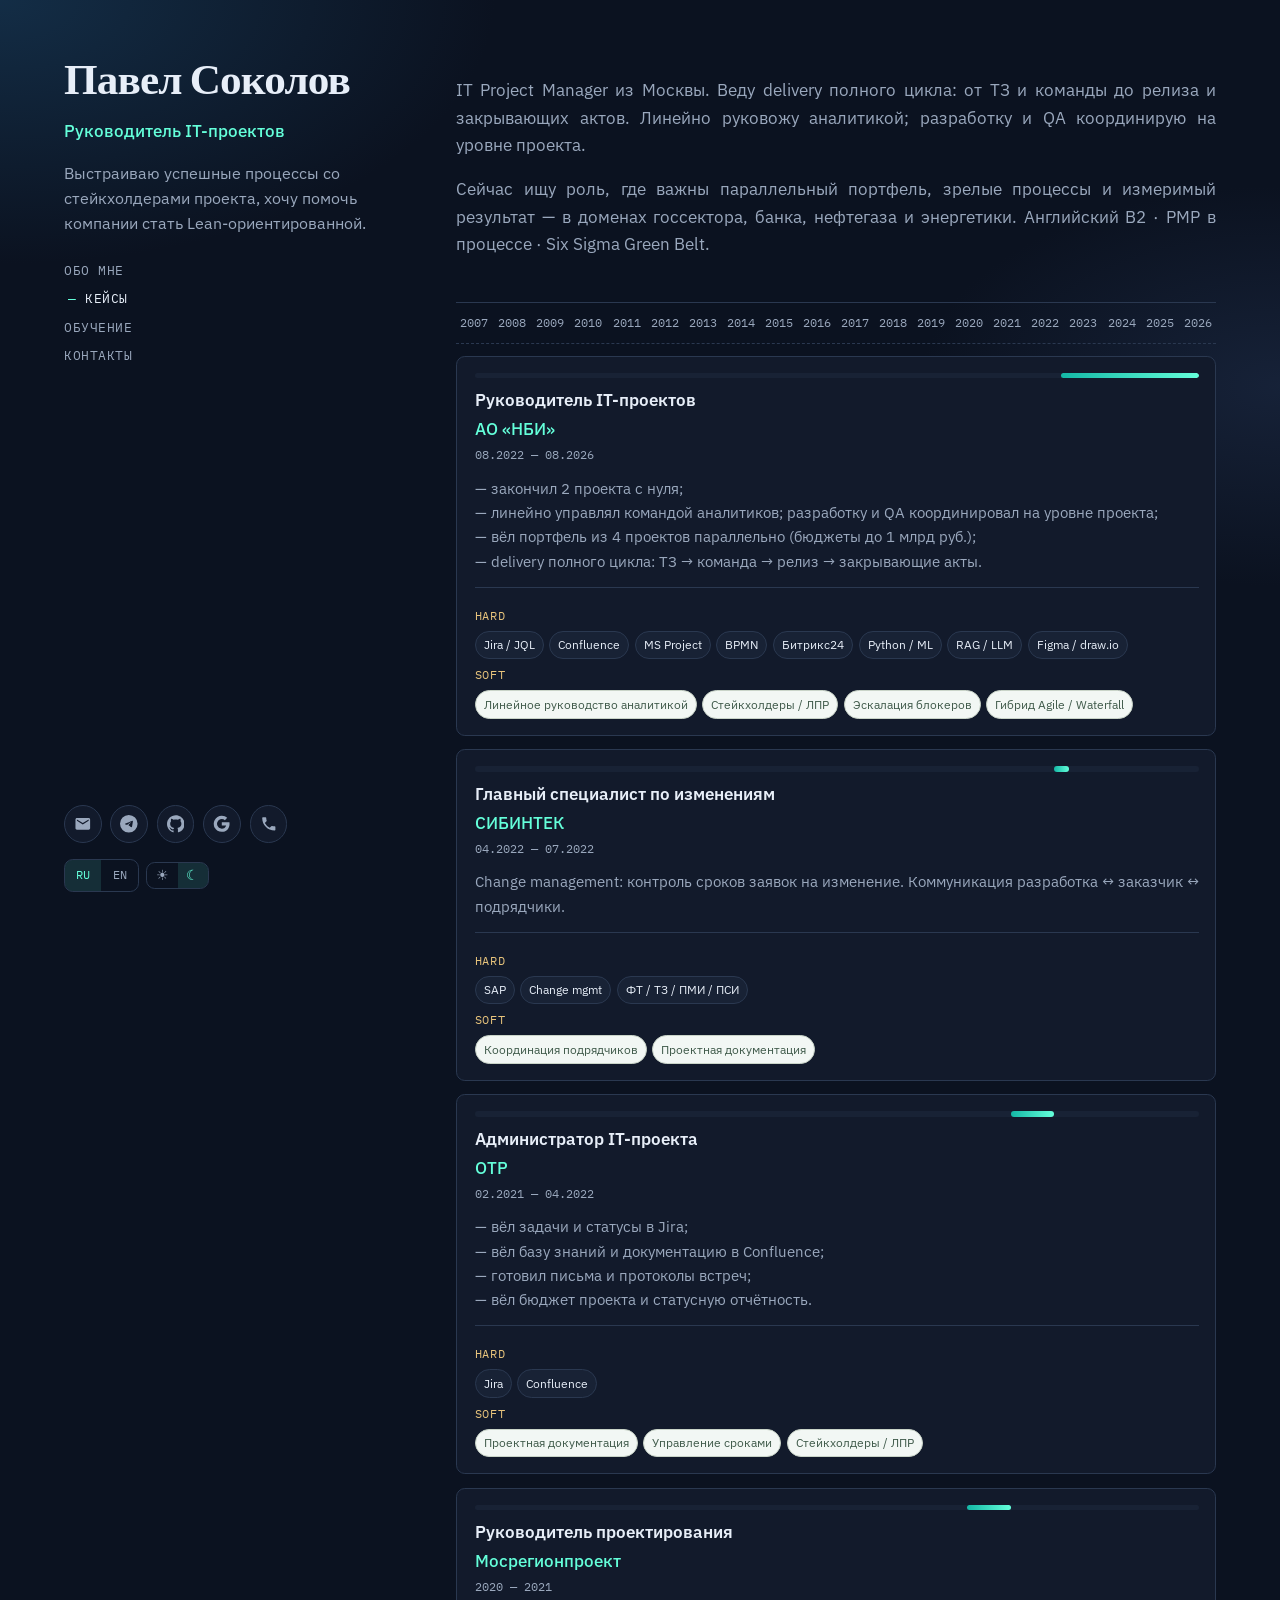
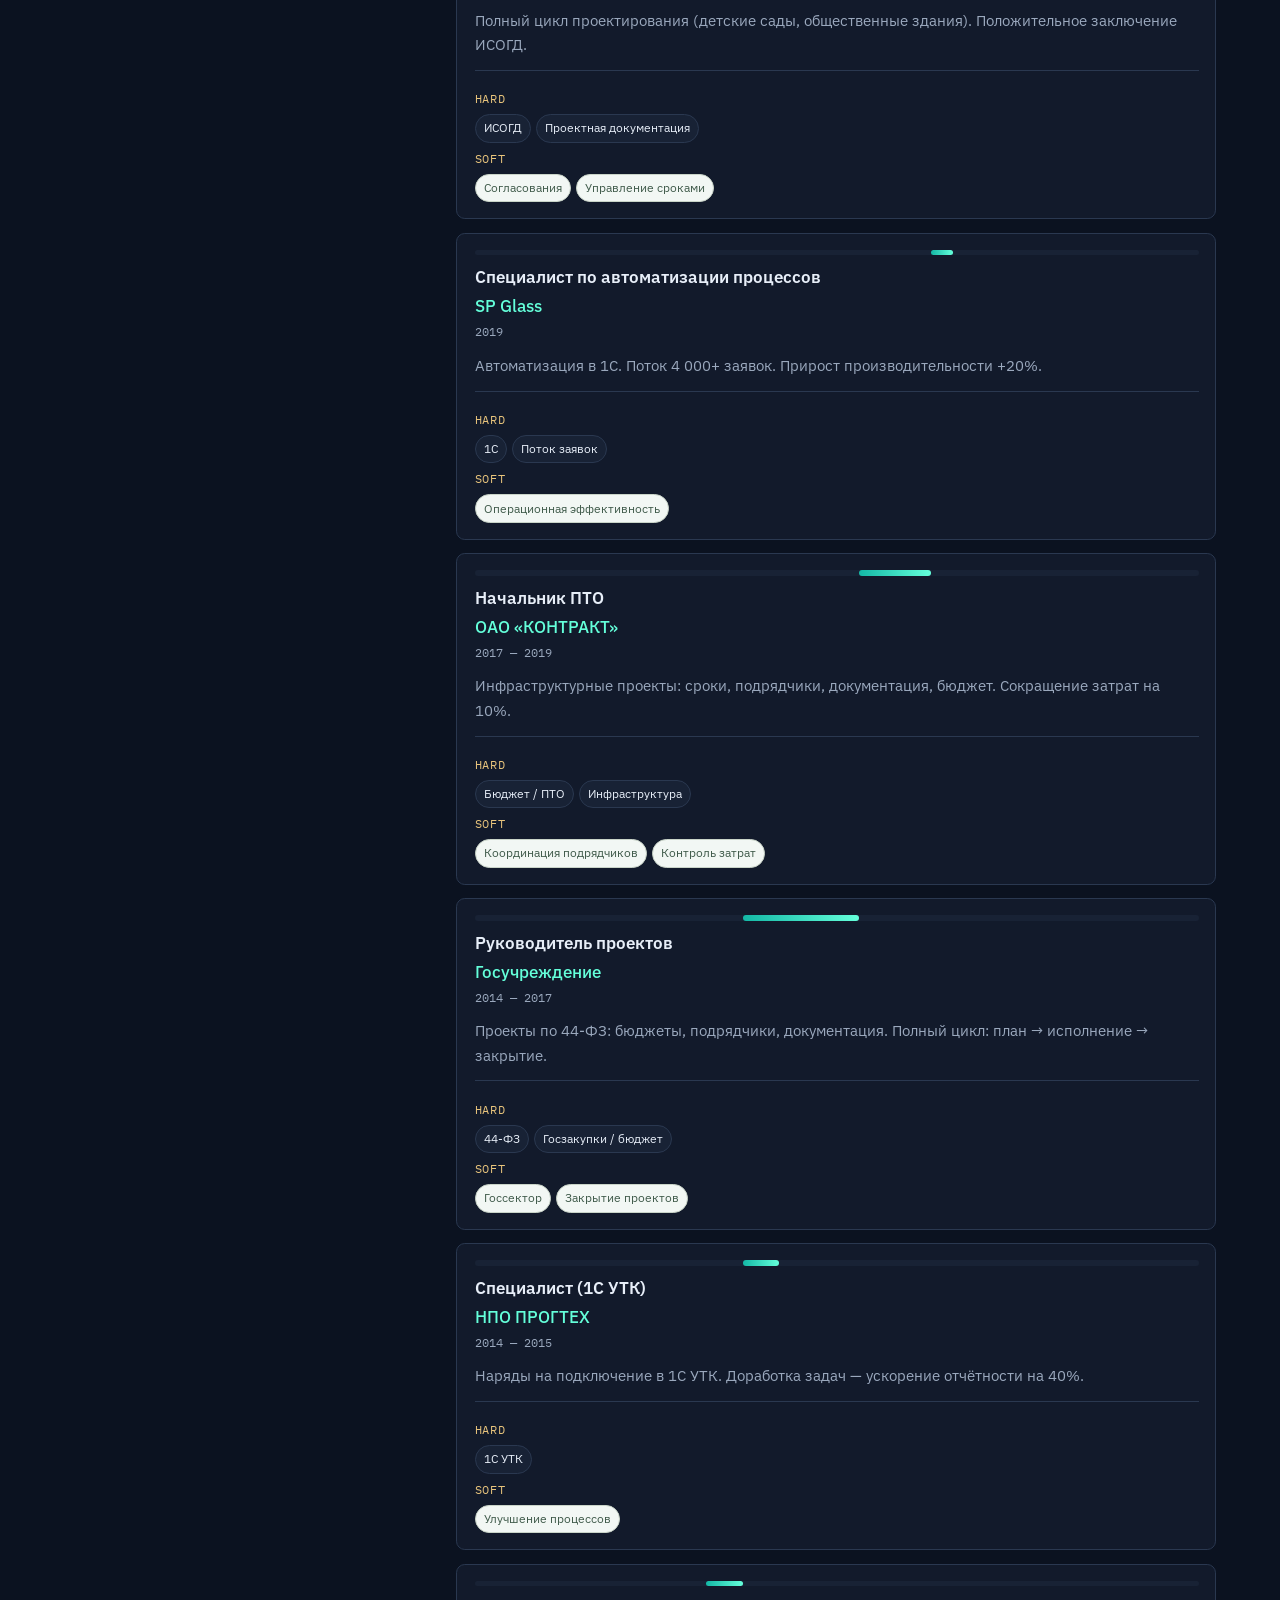
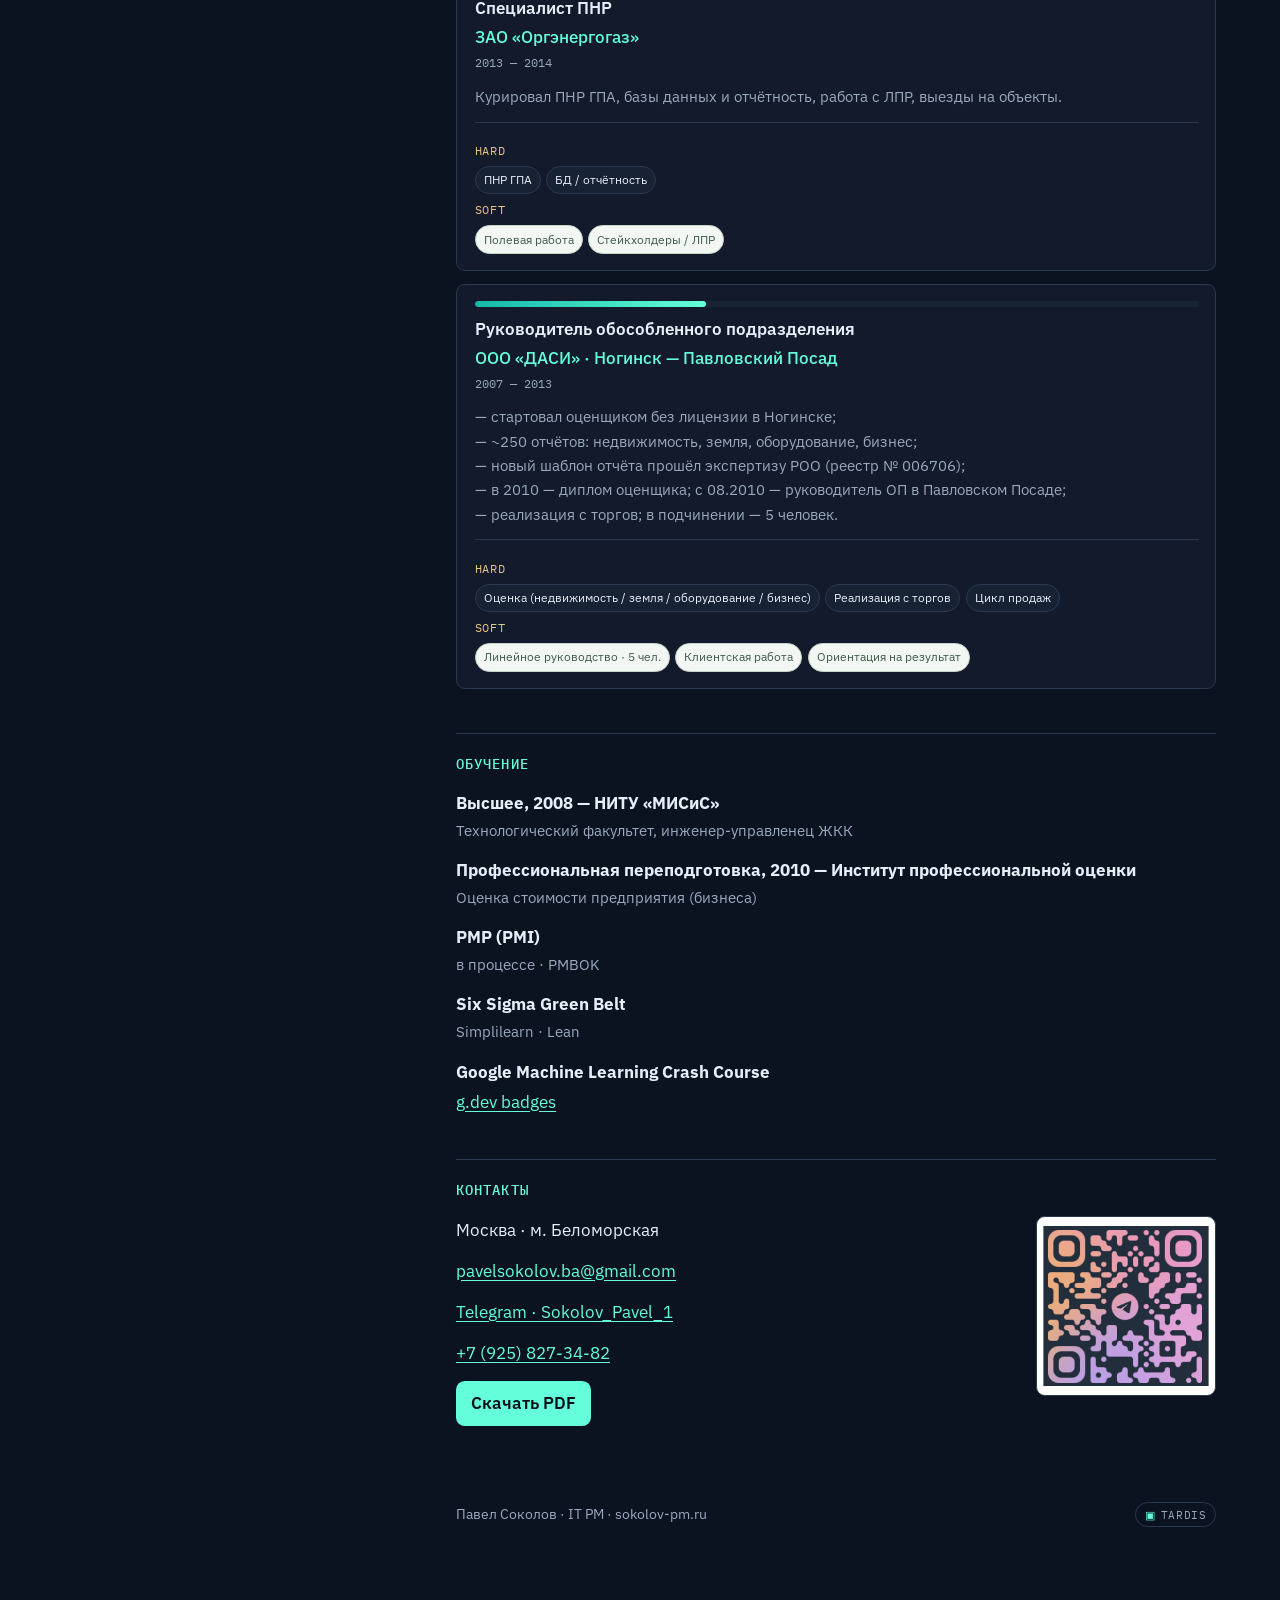
<file: archive/1.2/index.html>
<!DOCTYPE html>
<html lang="ru">
<head>
  <meta charset="UTF-8">
  <meta name="viewport" content="width=device-width, initial-scale=1">
  <meta name="description" content="Pavel Sokolov — IT Project Manager. Moscow. Delivery, Lean/BPMN, ML/RAG.">
  <title>Павел Соколов</title>
  <link rel="icon" href="../../favicon.svg" type="image/svg+xml">
  <link rel="preconnect" href="https://fonts.googleapis.com">
  <link rel="preconnect" href="https://fonts.gstatic.com" crossorigin>
  <link href="https://fonts.googleapis.com/css2?family=IBM+Plex+Mono:wght@400;500&family=IBM+Plex+Sans:wght@400;500;600&family=Fraunces:opsz,wght@9..144,500;9..144,650&display=swap" rel="stylesheet">
  <link rel="stylesheet" href="styles.css">
</head>
<body>
  <a class="skip" href="#content" data-i18n="skip">К содержанию</a>

  <div class="layout">
    <aside class="aside" aria-label="Profile">
      <div class="aside__inner">
        <h1 class="aside__name">
          <a href="#intro" class="aside__name-link" data-home data-i18n="name">Павел Соколов</a>
        </h1>
        <p class="aside__role" data-i18n="role">Руководитель IT-проектов</p>
        <p class="aside__lead" data-i18n="lead">Выстраиваю успешные процессы со стейкхолдерами проекта, хочу помочь компании стать Lean-ориентированной.</p>

        <nav class="aside__nav" aria-label="Sections">
          <a href="#intro" data-nav="intro" data-i18n="nav_about">Обо мне</a>
          <a href="#cases" data-nav="cases" data-i18n="nav_cases">Кейсы</a>
          <a href="#education" data-nav="education" data-i18n="nav_education">Обучение</a>
          <a href="#contact" data-nav="contact" data-i18n="nav_contact">Контакты</a>
        </nav>

        <ul class="socials" aria-label="Profiles">
          <li>
            <a href="mailto:pavelsokolov.ba@gmail.com" title="Email">
              <span class="socials__label">Email</span>
              <svg class="icon" viewBox="0 0 24 24" aria-hidden="true"><path fill="currentColor" d="M20 4H4c-1.1 0-2 .9-2 2v12c0 1.1.9 2 2 2h16c1.1 0 2-.9 2-2V6c0-1.1-.9-2-2-2zm0 4-8 5L4 8V6l8 5 8-5v2z"/></svg>
            </a>
          </li>
          <li>
            <a href="https://t.me/Sokolov_Pavel_1" rel="noopener noreferrer" target="_blank" title="Telegram">
              <span class="socials__label">Telegram</span>
              <svg class="icon" viewBox="0 0 24 24" aria-hidden="true"><path fill="currentColor" d="M11.944 0A12 12 0 0 0 0 12a12 12 0 0 0 12 12 12 12 0 0 0 12-12A12 12 0 0 0 12 0a12 12 0 0 0-.056 0zm4.962 7.224c.1-.002.321.023.465.14a.506.506 0 0 1 .171.325c.016.093.036.458.02.702-.15 1.578-.786 5.4-1.112 7.166-.138.746-.41 1-.672 1.025-.562.056-1.0-.37-1.55-.724-.86-.56-1.346-.907-2.181-1.453-.966-.63-.34-.976.21-1.54.144-.147 2.648-2.427 2.698-2.634.006-.026.012-.124-.047-.176s-.145-.03-.207-.018c-.09.02-1.513.96-4.27 2.823-.404.277-.77.412-1.098.404-.362-.01-1.057-.204-1.574-.372-.634-.206-1.138-.315-1.094-.665.023-.183.35-.37.965-.562 3.778-1.645 6.298-2.73 7.56-3.253 3.61-1.487 4.36-1.744 4.85-1.753z"/></svg>
            </a>
          </li>
          <li>
            <a href="https://github.com/Paberusokorofu" rel="noopener noreferrer" target="_blank" title="GitHub">
              <span class="socials__label">GitHub</span>
              <svg class="icon" viewBox="0 0 24 24" aria-hidden="true"><path fill="currentColor" d="M12 .297c-6.63 0-12 5.373-12 12 0 5.303 3.438 9.8 8.205 11.385.6.113.82-.258.82-.577 0-.285-.01-1.04-.015-2.04-3.338.724-4.042-1.61-4.042-1.61C4.422 18.07 3.633 17.7 3.633 17.7c-1.087-.744.084-.729.084-.729 1.205.084 1.838 1.236 1.838 1.236 1.07 1.835 2.809 1.305 3.495.998.108-.776.417-1.305.76-1.605-2.665-.3-5.466-1.332-5.466-5.93 0-1.31.465-2.38 1.235-3.22-.135-.303-.54-1.523.105-3.176 0 0 1.005-.322 3.3 1.23.96-.267 1.98-.399 3-.405 1.02.006 2.04.138 3 .405 2.28-1.552 3.285-1.23 3.285-1.23.645 1.653.24 2.873.12 3.176.765.84 1.23 1.91 1.23 3.22 0 4.61-2.805 5.625-5.475 5.92.42.36.81 1.096.81 2.22 0 1.606-.015 2.896-.015 3.286 0 .315.21.69.825.57C20.565 22.092 24 17.592 24 12.297c0-6.627-5.373-12-12-12"/></svg>
            </a>
          </li>
          <li>
            <a href="https://g.dev/Paberusokorofu" rel="noopener noreferrer" target="_blank" title="Google Developers">
              <span class="socials__label">g.dev</span>
              <svg class="icon" viewBox="0 0 24 24" aria-hidden="true"><path fill="currentColor" d="M22.56 12.25c0-.78-.07-1.53-.2-2.25H12v4.26h5.92c-.26 1.37-1.04 2.53-2.21 3.31v2.77h3.57c2.08-1.92 3.28-4.74 3.28-8.09z"/><path fill="currentColor" d="M12 23c2.97 0 5.46-.98 7.28-2.66l-3.57-2.77c-.98.66-2.23 1.06-3.71 1.06-2.86 0-5.29-1.93-6.16-4.53H2.18v2.84C3.99 20.53 7.7 23 12 23z"/><path fill="currentColor" d="M5.84 14.09c-.22-.66-.35-1.36-.35-2.09s.13-1.43.35-2.09V7.07H2.18C1.43 8.55 1 10.22 1 12s.43 3.45 1.18 4.93l2.85-2.22.81-.62z"/><path fill="currentColor" d="M12 5.38c1.62 0 3.06.56 4.21 1.64l3.15-3.15C17.45 2.09 14.97 1 12 1 7.7 1 3.99 3.47 2.18 7.07l3.66 2.84c.87-2.6 3.3-4.53 6.16-4.53z"/></svg>
            </a>
          </li>
          <li>
            <a href="tel:+79258273482" title="Phone">
              <span class="socials__label">+7 925 827-34-82</span>
              <svg class="icon" viewBox="0 0 24 24" aria-hidden="true"><path fill="currentColor" d="M6.62 10.79a15.15 15.15 0 0 0 6.59 6.59l2.2-2.2a1 1 0 0 1 1.01-.24c1.12.37 2.33.57 3.58.57a1 1 0 0 1 1 1V20a1 1 0 0 1-1 1C10.4 21 3 13.6 3 4a1 1 0 0 1 1-1h3.5a1 1 0 0 1 1 1c0 1.25.2 2.46.57 3.58a1 1 0 0 1-.25 1.02l-2.2 2.19z"/></svg>
            </a>
          </li>
        </ul>

        <div class="aside__tools">
          <div class="lang" role="group" aria-label="Language">
            <button type="button" class="lang__btn is-active" data-set-lang="ru" aria-pressed="true">RU</button>
            <button type="button" class="lang__btn" data-set-lang="en" aria-pressed="false">EN</button>
          </div>
          <div class="theme" role="group" aria-label="Theme">
            <button type="button" class="theme__btn is-active" data-set-theme="light" aria-pressed="true" title="Light">☀</button>
            <button type="button" class="theme__btn" data-set-theme="dark" aria-pressed="false" title="Dark">☾</button>
          </div>
        </div>
      </div>
    </aside>

    <main class="main" id="content">
      <section class="section section--intro" id="intro">
        <p class="intro__lead" data-i18n="intro_p1">
          IT Project Manager из Москвы. Веду delivery полного цикла: от ТЗ и команды до релиза и закрывающих актов.
          Линейно руковожу аналитикой; разработку и QA координирую на уровне проекта.
        </p>
        <p class="intro__more" data-i18n="intro_p2">
          Сейчас ищу роль, где важны параллельный портфель, зрелые процессы и измеримый результат —
          в доменах госсектора, банка, нефтегаза и энергетики. Английский B2 · PMP в процессе · Six Sigma Green Belt.
        </p>
      </section>

      <section class="section section--work" id="work" aria-label="Work">
        <div class="timeline">
          <div class="timeline__scale" role="navigation" aria-label="Years" data-year-scale></div>
        </div>

        <div class="jobs" role="list" id="cases">
            <article class="job" role="listitem" data-job="nbi" data-from="2022" data-to="2026" data-cases="zero-cycle,bpmn-lean,rag-ml" data-detail="job_nbi_detail" data-photos="../../assets/nbi-1.jpg,../../assets/nbi-2.jpg" tabindex="0" aria-selected="false">
              <div class="job__bar" style="--start: 81; --span: 19;" title="08.2022 — 08.2026"></div>
              <header class="job__head">
                <h3 data-i18n="job_nbi_role">Руководитель IT-проектов</h3>
                <p class="job__co">АО «НБИ»</p>
                <p class="job__dates">08.2022 — 08.2026</p>
              </header>
              <p class="job__body" data-i18n="job_nbi_body">— закончил 2 проекта с нуля;
— линейно управлял командой аналитиков; разработку и QA координировал на уровне проекта;
— вёл портфель из 4 проектов параллельно (бюджеты до 1 млрд руб.);
— delivery полного цикла: ТЗ → команда → релиз → закрывающие акты.</p>
              <div class="job__skills">
                <p class="job__skills-label" data-i18n="hard_label">Hard</p>
                <ul class="chip-row">
                  <li>Jira / JQL</li>
                  <li>Confluence</li>
                  <li>MS Project</li>
                  <li>BPMN</li>
                  <li>Битрикс24</li>
                  <li>Python / ML</li>
                  <li>RAG / LLM</li>
                  <li>Figma / draw.io</li>
                </ul>
                <p class="job__skills-label" data-i18n="soft_label">Soft</p>
                <ul class="chip-row chip-row--soft">
                  <li data-i18n="soft_line">Линейное руководство аналитикой</li>
                  <li data-i18n="soft_stake">Стейкхолдеры / ЛПР</li>
                  <li data-i18n="soft_esc">Эскалация блокеров</li>
                  <li data-i18n="soft_hybrid">Гибрид Agile / Waterfall</li>
                </ul>
              </div>
            </article>

            <article class="job" role="listitem" data-job="sibintek" data-from="2022" data-to="2022" data-cases="change-sap" data-detail="job_sib_detail" tabindex="0" aria-selected="false">
              <div class="job__bar" style="--start: 80; --span: 2;" title="04.2022 — 07.2022"></div>
              <header class="job__head">
                <h3 data-i18n="job_sib_role">Главный специалист по изменениям</h3>
                <p class="job__co">СИБИНТЕК</p>
                <p class="job__dates">04.2022 — 07.2022</p>
              </header>
              <p class="job__body" data-i18n="job_sib_body">
                Change management: контроль сроков заявок на изменение. Коммуникация разработка ↔ заказчик ↔ подрядчики.
              </p>
              <div class="job__skills">
                <p class="job__skills-label" data-i18n="hard_label">Hard</p>
                <ul class="chip-row">
                  <li>SAP</li>
                  <li>Change mgmt</li>
                  <li data-i18n="skill_docs">ФТ / ТЗ / ПМИ / ПСИ</li>
                </ul>
                <p class="job__skills-label" data-i18n="soft_label">Soft</p>
                <ul class="chip-row chip-row--soft">
                  <li data-i18n="soft_vendors">Координация подрядчиков</li>
                  <li data-i18n="soft_docs">Проектная документация</li>
                </ul>
              </div>
            </article>

            <article class="job" role="listitem" data-job="otr" data-from="2021" data-to="2022" data-cases="proj-admin" data-detail="job_otr_detail" tabindex="0" aria-selected="false">
              <div class="job__bar" style="--start: 74; --span: 6;" title="02.2021 — 04.2022"></div>
              <header class="job__head">
                <h3 data-i18n="job_otr_role">Администратор IT-проекта</h3>
                <p class="job__co">ОТР</p>
                <p class="job__dates">02.2021 — 04.2022</p>
              </header>
              <p class="job__body" data-i18n="job_otr_body">— вёл задачи и статусы в Jira;
— вёл базу знаний и документацию в Confluence;
— готовил письма и протоколы встреч;
— вёл бюджет проекта и статусную отчётность.</p>
              <div class="job__skills">
                <p class="job__skills-label" data-i18n="hard_label">Hard</p>
                <ul class="chip-row">
                  <li>Jira</li>
                  <li>Confluence</li>
                </ul>
                <p class="job__skills-label" data-i18n="soft_label">Soft</p>
                <ul class="chip-row chip-row--soft">
                  <li data-i18n="soft_docs">Проектная документация</li>
                  <li data-i18n="soft_schedule">Управление сроками</li>
                  <li data-i18n="soft_stake">Стейкхолдеры / ЛПР</li>
                </ul>
              </div>
            </article>

            <article class="job" role="listitem" data-job="mosregion" data-from="2020" data-to="2021" data-cases="design-cycle" data-detail="job_mos_detail" tabindex="0" aria-selected="false">
              <div class="job__bar" style="--start: 68; --span: 6;" title="2020 — 2021"></div>
              <header class="job__head">
                <h3 data-i18n="job_mos_role">Руководитель проектирования</h3>
                <p class="job__co">Мосрегионпроект</p>
                <p class="job__dates">2020 — 2021</p>
              </header>
              <p class="job__body" data-i18n="job_mos_body">
                Полный цикл проектирования (детские сады, общественные здания). Положительное заключение ИСОГД.
              </p>
              <div class="job__skills">
                <p class="job__skills-label" data-i18n="hard_label">Hard</p>
                <ul class="chip-row">
                  <li data-i18n="skill_isogd">ИСОГД</li>
                  <li data-i18n="skill_design">Проектная документация</li>
                </ul>
                <p class="job__skills-label" data-i18n="soft_label">Soft</p>
                <ul class="chip-row chip-row--soft">
                  <li data-i18n="soft_approvals">Согласования</li>
                  <li data-i18n="soft_schedule">Управление сроками</li>
                </ul>
              </div>
            </article>

            <article class="job" role="listitem" data-job="spglass" data-from="2019" data-to="2019" data-cases="auto-1c" data-detail="job_sp_detail" tabindex="0" aria-selected="false">
              <div class="job__bar" style="--start: 63; --span: 3;" title="2019"></div>
              <header class="job__head">
                <h3 data-i18n="job_sp_role">Специалист по автоматизации процессов</h3>
                <p class="job__co">SP Glass</p>
                <p class="job__dates">2019</p>
              </header>
              <p class="job__body" data-i18n="job_sp_body">
                Автоматизация в 1С. Поток 4 000+ заявок. Прирост производительности +20%.
              </p>
              <div class="job__skills">
                <p class="job__skills-label" data-i18n="hard_label">Hard</p>
                <ul class="chip-row">
                  <li>1С</li>
                  <li data-i18n="skill_flow">Поток заявок</li>
                </ul>
                <p class="job__skills-label" data-i18n="soft_label">Soft</p>
                <ul class="chip-row chip-row--soft">
                  <li data-i18n="soft_ops">Операционная эффективность</li>
                </ul>
              </div>
            </article>

            <article class="job" role="listitem" data-job="kontrakt" data-from="2017" data-to="2019" data-cases="infra-cost" data-detail="job_kon_detail" tabindex="0" aria-selected="false">
              <div class="job__bar" style="--start: 53; --span: 10;" title="2017 — 2019"></div>
              <header class="job__head">
                <h3 data-i18n="job_kon_role">Начальник ПТО</h3>
                <p class="job__co">ОАО «КОНТРАКТ»</p>
                <p class="job__dates">2017 — 2019</p>
              </header>
              <p class="job__body" data-i18n="job_kon_body">
                Инфраструктурные проекты: сроки, подрядчики, документация, бюджет. Сокращение затрат на 10%.
              </p>
              <div class="job__skills">
                <p class="job__skills-label" data-i18n="hard_label">Hard</p>
                <ul class="chip-row">
                  <li data-i18n="skill_budget">Бюджет / ПТО</li>
                  <li data-i18n="skill_infra">Инфраструктура</li>
                </ul>
                <p class="job__skills-label" data-i18n="soft_label">Soft</p>
                <ul class="chip-row chip-row--soft">
                  <li data-i18n="soft_vendors">Подрядчики</li>
                  <li data-i18n="soft_cost">Контроль затрат</li>
                </ul>
              </div>
            </article>

            <article class="job" role="listitem" data-job="gos" data-from="2014" data-to="2017" data-cases="fz44" data-detail="job_gos_detail" tabindex="0" aria-selected="false">
              <div class="job__bar" style="--start: 37; --span: 16;" title="2014 — 2017"></div>
              <header class="job__head">
                <h3 data-i18n="job_gos_role">Руководитель проектов</h3>
                <p class="job__co" data-i18n="job_gos_co">Госучреждение</p>
                <p class="job__dates">2014 — 2017</p>
              </header>
              <p class="job__body" data-i18n="job_gos_body">
                Проекты по 44-ФЗ: бюджеты, подрядчики, документация. Полный цикл: план → исполнение → закрытие.
              </p>
              <div class="job__skills">
                <p class="job__skills-label" data-i18n="hard_label">Hard</p>
                <ul class="chip-row">
                  <li>44-ФЗ</li>
                  <li data-i18n="skill_gov">Госзакупки / бюджет</li>
                </ul>
                <p class="job__skills-label" data-i18n="soft_label">Soft</p>
                <ul class="chip-row chip-row--soft">
                  <li data-i18n="soft_gov">Госсектор</li>
                  <li data-i18n="soft_close">Закрытие проектов</li>
                </ul>
              </div>
            </article>

            <article class="job" role="listitem" data-job="progtech" data-from="2014" data-to="2015" data-cases="1c-report" data-detail="job_prog_detail" tabindex="0" aria-selected="false">
              <div class="job__bar" style="--start: 37; --span: 5;" title="2014 — 2015"></div>
              <header class="job__head">
                <h3 data-i18n="job_prog_role">Специалист (1С УТК)</h3>
                <p class="job__co">НПО ПРОГТЕХ</p>
                <p class="job__dates">2014 — 2015</p>
              </header>
              <p class="job__body" data-i18n="job_prog_body">
                Наряды на подключение в 1С УТК. Доработка задач — ускорение отчётности на 40%.
              </p>
              <div class="job__skills">
                <p class="job__skills-label" data-i18n="hard_label">Hard</p>
                <ul class="chip-row">
                  <li>1С УТК</li>
                </ul>
                <p class="job__skills-label" data-i18n="soft_label">Soft</p>
                <ul class="chip-row chip-row--soft">
                  <li data-i18n="soft_improve">Улучшение процессов</li>
                </ul>
              </div>
            </article>

            <article class="job" role="listitem" data-job="orgenergo" data-from="2013" data-to="2014" data-cases="pnr" data-detail="job_org_detail" tabindex="0" aria-selected="false">
              <div class="job__bar" style="--start: 32; --span: 5;" title="2013 — 2014"></div>
              <header class="job__head">
                <h3 data-i18n="job_org_role">Специалист ПНР</h3>
                <p class="job__co">ЗАО «Оргэнергогаз»</p>
                <p class="job__dates">2013 — 2014</p>
              </header>
              <p class="job__body" data-i18n="job_org_body">
                Курировал ПНР ГПА, базы данных и отчётность, работа с ЛПР, выезды на объекты.
              </p>
              <div class="job__skills">
                <p class="job__skills-label" data-i18n="hard_label">Hard</p>
                <ul class="chip-row">
                  <li data-i18n="skill_pnr">ПНР ГПА</li>
                  <li data-i18n="skill_db">БД / отчётность</li>
                </ul>
                <p class="job__skills-label" data-i18n="soft_label">Soft</p>
                <ul class="chip-row chip-row--soft">
                  <li data-i18n="soft_field">Полевая работа</li>
                  <li data-i18n="soft_stake">ЛПР</li>
                </ul>
              </div>
            </article>

            <article class="job" role="listitem" data-job="dasi" data-from="2007" data-to="2013" data-cases="realty" data-detail="job_dasi_detail" tabindex="0" aria-selected="false">
              <div class="job__bar" style="--start: 0; --span: 32;" title="2007 — 2013"></div>
              <header class="job__head">
                <h3 data-i18n="job_dasi_role">Руководитель обособленного подразделения</h3>
                <p class="job__co">ООО «ДАСИ» · Ногинск — Павловский Посад</p>
                <p class="job__dates">2007 — 2013</p>
              </header>
              <p class="job__body" data-i18n="job_dasi_body">— стартовал оценщиком без лицензии в Ногинске;
— ~250 отчётов: недвижимость, земля, оборудование, бизнес;
— новый шаблон отчёта прошёл экспертизу РОО (реестр № 006706);
— в 2010 — диплом оценщика; с 08.2010 — руководитель ОП в Павловском Посаде;
— реализация с торгов; в подчинении — 5 человек.</p>
              <div class="job__skills">
                <p class="job__skills-label" data-i18n="hard_label">Hard</p>
                <ul class="chip-row">
                  <li data-i18n="skill_appraisal">Оценка (недвижимость / земля / оборудование / бизнес)</li>
                  <li data-i18n="skill_auction">Реализация с торгов</li>
                  <li data-i18n="skill_sales">Цикл продаж</li>
                </ul>
                <p class="job__skills-label" data-i18n="soft_label">Soft</p>
                <ul class="chip-row chip-row--soft">
                  <li data-i18n="soft_team5">Линейное руководство · 5 чел.</li>
                  <li data-i18n="soft_client">Клиентская работа</li>
                  <li data-i18n="soft_result">Ориентация на результат</li>
                </ul>
              </div>
            </article>

          <aside class="job-linked" id="job-linked" hidden aria-labelledby="cases-title">
            <div class="job-linked__glue" aria-hidden="true"></div>
            <h2 id="cases-title" data-i18n="cases_title">Кейсы</h2>

            <div class="job-linked__story">
              <div class="job-linked__photos" data-job-photos hidden></div>
              <div class="job-linked__detail">
                <h3 data-job-title></h3>
                <p class="job-linked__long" data-job-detail></p>
              </div>
            </div>

            <div class="job-linked__list" data-case-list></div>
            <div class="job-linked__nav">
              <button type="button" class="btn-text" data-job-prev data-i18n="prev_job">← Пред. работа</button>
              <button type="button" class="btn-text" data-job-next data-i18n="next_job">След. работа →</button>
            </div>
          </aside>
        </div>
      </section>

      <section class="section" id="education" aria-labelledby="education-title">
        <h2 id="education-title" data-i18n="education_title">Обучение</h2>
        <ul class="edu-list">
          <li>
            <strong data-i18n="edu_degree">Высшее, 2008 — НИТУ «МИСиС»</strong>
            <span data-i18n="edu_faculty">Технологический факультет, инженер-управленец ЖКК</span>
          </li>
          <li>
            <strong data-i18n="edu_ipo_title">Профессиональная переподготовка, 2010 — Институт профессиональной оценки</strong>
            <span data-i18n="edu_ipo_prog">Оценка стоимости предприятия (бизнеса)</span>
          </li>
          <li>
            <strong>PMP (PMI)</strong>
            <span data-i18n="edu_pmp">в процессе · PMBOK</span>
          </li>
          <li>
            <strong>Six Sigma Green Belt</strong>
            <span>Simplilearn · Lean</span>
          </li>
          <li>
            <strong>Google Machine Learning Crash Course</strong>
            <a href="https://g.dev/Paberusokorofu" rel="noopener noreferrer" target="_blank">g.dev badges</a>
          </li>
        </ul>
      </section>

      <section class="section" id="contact" aria-labelledby="contact-title">
        <h2 id="contact-title" data-i18n="contact_title">Контакты</h2>
        <div class="contact-grid">
          <ul class="contacts">
            <li data-i18n="city">Москва · м. Беломорская</li>
            <li><a href="mailto:pavelsokolov.ba@gmail.com">pavelsokolov.ba@gmail.com</a></li>
            <li><a href="https://t.me/Sokolov_Pavel_1" rel="noopener noreferrer" target="_blank">Telegram · Sokolov_Pavel_1</a></li>
            <li><a href="tel:+79258273482">+7 (925) 827-34-82</a></li>
            <li><a class="btn" href="../../CV%20Sokolov%20Pavel.pdf" download="CV Sokolov Pavel.pdf" data-i18n="cta_pdf">Скачать PDF</a></li>
          </ul>
          <figure class="qr">
            <img src="../../assets/telegram-qr.png" width="180" height="180" alt="Telegram QR" loading="lazy">
          </figure>
        </div>
      </section>

      <footer class="footer">
        <p class="footer__copy"><span data-i18n="name">Павел Соколов</span> · IT PM · sokolov-pm.ru</p>
        <button type="button" class="tardis" data-open-archive aria-haspopup="dialog" aria-controls="archive-dialog" title="Previous versions">
          <span class="tardis__glyph" aria-hidden="true">▣</span>
          <span class="tardis__label">TARDIS</span>
        </button>
      </footer>
    </main>
  </div>

  <dialog class="lightbox" id="lightbox" aria-label="Image">
    <form method="dialog" class="lightbox__panel">
      <button type="submit" class="lightbox__close" aria-label="Close">×</button>
      <img class="lightbox__img" alt="">
    </form>
  </dialog>

  <dialog class="archive" id="archive-dialog" aria-labelledby="archive-title">
    <form method="dialog" class="archive__panel">
      <header class="archive__head">
        <h2 id="archive-title" data-i18n="archive_title">Предыдущие версии сайта</h2>
        <button type="submit" class="archive__close" aria-label="Close">×</button>
      </header>
      <ul class="archive__list">
        <li>
          <a href="../v0/index.html" target="_blank" rel="noopener noreferrer">
            <strong>v0</strong>
            <span data-i18n="archive_v0">Одностраничник · Literata / cream</span>
          </a>
        </li>
        <li>
          <a href="../v1/index.html" target="_blank" rel="noopener noreferrer">
            <strong>v1</strong>
            <span data-i18n="archive_v1">Brittany layout + roadmap (зафиксирован)</span>
          </a>
        </li>
        <li class="is-current">
          <strong>1.2</strong>
          <span data-i18n="archive_v12">Светлая тема · без sidebar-аватара</span>
        </li>
        <li>
          <a href="../../index.html" target="_blank" rel="noopener noreferrer">
            <strong data-i18n="archive_current_label">текущая</strong>
            <span data-i18n="archive_current">Avatar-lab · футер-кредит</span>
          </a>
        </li>
      </ul>
    </form>
  </dialog>

  <template id="case-templates">
    <article class="case" data-case="zero-cycle">
      <p class="case__tag">Delivery</p>
      <h3 data-i18n="case_zero_title">0-цикл и портфель</h3>
      <p data-i18n="case_zero_body">2 проекта с нуля до актов. 4 проекта параллельно, бюджеты до 1 млрд руб.</p>
    </article>
    <article class="case case--process" data-case="bpmn-lean">
      <p class="case__tag">Process</p>
      <h3 data-i18n="case_bpmn_title">Redmine: оценка и бюджетирование</h3>
      <p class="case__lead" data-i18n="case_bpmn_body">Субъективные ручные оценки → ТЗ в Redmine → MVP: «Ответственный исполнитель» и «Сложность». Lean/BPMN: −18% времени доставки.</p>
      <p class="case__story" data-i18n="case_bpmn_story">После анализа процесса: оценки сотрудников проставлялись вручную по факту завершения работ на проекте. Для РП это терпимо, но оценка получалась субъективной.

Предложил собирать оценки автоматически и добавить оценку руководителей групп (РГ) по своим специалистам. Тогда РП понимает, кого брать на проект, а РГ — кого повышать.

Шаги: поставил ТЗ разработчику и внёс изменения в Redmine — в задачах появились сущности «Ответственный исполнитель» и «Сложность». Оценка персонала стала одной фичей; на её базе собрали MVP онлайн-бюджетирования: РП видит траты по проекту, кто «проседает», среднее время на типовые сущности (парсер, справочник и др.), кроме спец. задач.

Итог: концепция утверждена; в прод ушли только «Ответственный исполнитель» и «Сложность». Остальные инициативы остались на уровне MVP.</p>
      <div class="case__media">
        <button type="button" class="case__thumb" data-lightbox="../../assets/bpmn-as-is.svg" aria-label="BPMN AS-IS">
          <img src="../../assets/bpmn-as-is.svg" alt="Оценка AS-IS" loading="lazy" width="480" height="160">
        </button>
        <button type="button" class="case__thumb" data-lightbox="../../assets/bpmn-to-be.svg" aria-label="BPMN TO-BE">
          <img src="../../assets/bpmn-to-be.svg" alt="Оценка TO-BE / MVP" loading="lazy" width="480" height="160">
        </button>
      </div>
    </article>
    <article class="case" data-case="rag-ml">
      <p class="case__tag">ML / LLM</p>
      <h3 data-i18n="case_rag_title">RAG 10 ГБ + ML 78%</h3>
      <p data-i18n="case_rag_body">База знаний RAG/LLM. Прогноз электропотребления (Python).</p>
      <p><a href="https://github.com/Paberusokorofu/energy-predict" rel="noopener noreferrer" target="_blank">energy-predict</a></p>
    </article>
    <article class="case" data-case="change-sap">
      <p class="case__tag">SAP</p>
      <h3 data-i18n="case_sap_title">Change management SAP</h3>
      <p data-i18n="case_sap_body">Контроль сроков заявок на изменение; ФТ, ТЗ, ПМИ, ПСИ.</p>
    </article>
    <article class="case" data-case="proj-admin">
      <p class="case__tag">Admin</p>
      <h3 data-i18n="case_admin_title">Администрирование проекта</h3>
      <p data-i18n="case_admin_body">Jira и Confluence, переписка, протоколы, бюджет и статусная отчётность.</p>
    </article>
    <article class="case" data-case="design-cycle">
      <p class="case__tag">Design</p>
      <h3 data-i18n="case_design_title">Проектирование → ИСОГД</h3>
      <p data-i18n="case_design_body">Полный цикл проектирования, положительное заключение ИСОГД.</p>
    </article>
    <article class="case" data-case="auto-1c">
      <p class="case__tag">1С</p>
      <h3 data-i18n="case_1c_title">Поток 4 000+ заявок</h3>
      <p data-i18n="case_1c_body">Автоматизация процессов в 1С. +20% производительности.</p>
    </article>
    <article class="case" data-case="infra-cost">
      <p class="case__tag">Infra</p>
      <h3 data-i18n="case_infra_title">Инфраструктура −10% затрат</h3>
      <p data-i18n="case_infra_body">Сроки, подрядчики, документация, бюджет.</p>
    </article>
    <article class="case" data-case="fz44">
      <p class="case__tag">44-ФЗ</p>
      <h3 data-i18n="case_fz_title">Госпроекты по 44-ФЗ</h3>
      <p data-i18n="case_fz_body">Бюджеты, подрядчики, документация, закрытие.</p>
    </article>
    <article class="case" data-case="1c-report">
      <p class="case__tag">1С</p>
      <h3 data-i18n="case_report_title">Отчётность −40% времени</h3>
      <p data-i18n="case_report_body">Доработка задач в 1С УТК, ускорение отчётности.</p>
    </article>
    <article class="case" data-case="pnr">
      <p class="case__tag">Energy</p>
      <h3 data-i18n="case_pnr_title">ПНР ГПА</h3>
      <p data-i18n="case_pnr_body">Курирование ПНР, БД, отчётность, объекты, ЛПР.</p>
    </article>
    <article class="case" data-case="realty">
      <p class="case__tag">Sales</p>
      <h3 data-i18n="case_realty_title">Реализация недвижимости</h3>
      <p data-i18n="case_realty_body">Полный цикл продаж. +15% прибыли.</p>
    </article>
  </template>

  <script src="i18n.js"></script>
  <script src="theme.js"></script>
  <script src="app.js"></script>
</body>
</html>
</file>
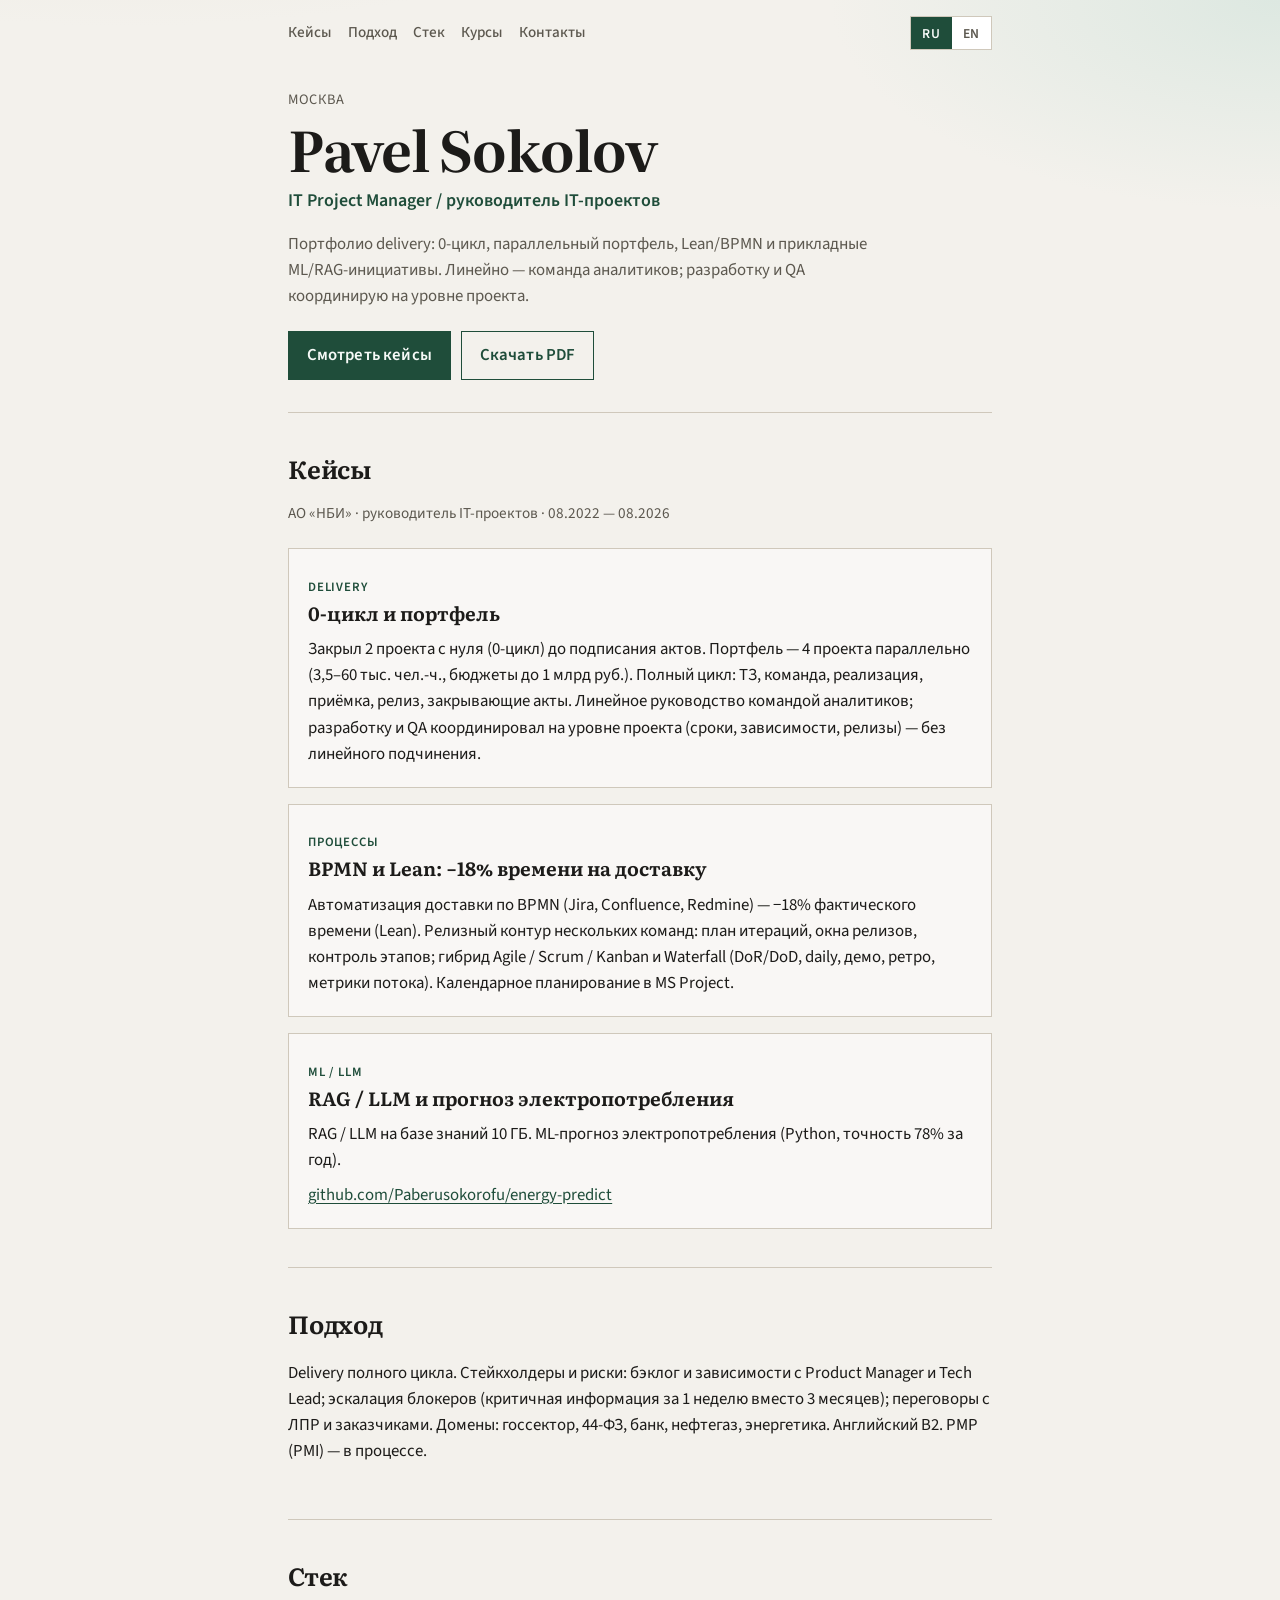
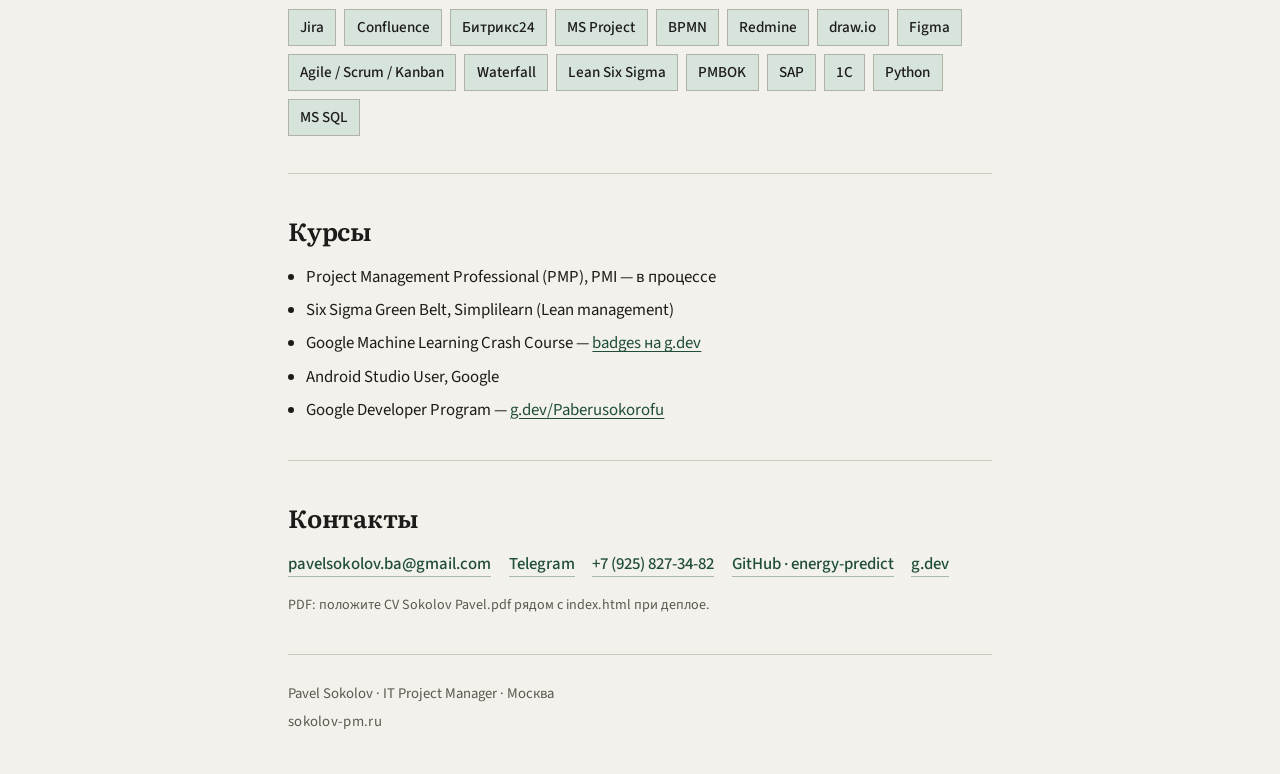
<file: archive/v0/index.html>
<!DOCTYPE html>
<html lang="ru">
<head>
  <meta charset="UTF-8">
  <meta name="viewport" content="width=device-width, initial-scale=1">
  <meta name="description" content="Pavel Sokolov — IT Project Manager. Portfolio. Moscow. sokolov-pm.ru">
  <title>Pavel Sokolov — IT Project Manager</title>
  <link rel="preconnect" href="https://fonts.googleapis.com">
  <link rel="preconnect" href="https://fonts.gstatic.com" crossorigin>
  <link href="https://fonts.googleapis.com/css2?family=Literata:opsz,wght@7..72,500;7..72,650&family=Source+Sans+3:wght@400;500;600&display=swap" rel="stylesheet">
  <link rel="stylesheet" href="styles.css">
</head>
<body>
  <div class="topbar">
    <nav class="nav" aria-label="Primary">
      <a href="#cases" data-i18n="nav_cases">Кейсы</a>
      <a href="#approach" data-i18n="nav_approach">Подход</a>
      <a href="#stack" data-i18n="nav_stack">Стек</a>
      <a href="#courses" data-i18n="nav_courses">Курсы</a>
      <a href="#contact" data-i18n="nav_contact">Контакты</a>
    </nav>
    <div class="lang" role="group" aria-label="Language">
      <button type="button" class="lang__btn is-active" data-set-lang="ru" aria-pressed="true">RU</button>
      <button type="button" class="lang__btn" data-set-lang="en" aria-pressed="false">EN</button>
    </div>
  </div>

  <header class="hero">
    <p class="hero__meta" data-i18n="city">Москва</p>
    <h1 class="hero__name">Pavel Sokolov</h1>
    <p class="hero__role" data-i18n="role">IT Project Manager / руководитель IT-проектов</p>
    <p class="hero__lead" data-i18n="lead">
      Портфолио delivery: 0-цикл, параллельный портфель, Lean/BPMN и прикладные ML/RAG-инициативы.
      Линейно — команда аналитиков; разработку и QA координирую на уровне проекта.
    </p>
    <div class="hero__actions">
      <a class="btn" href="#cases" data-i18n="cta_cases">Смотреть кейсы</a>
      <a class="btn btn--ghost" href="CV%20Sokolov%20Pavel.pdf" data-i18n="cta_pdf">Скачать PDF</a>
    </div>
  </header>

  <main>
    <section class="section section--cases" id="cases" aria-labelledby="cases-title">
      <h2 id="cases-title" data-i18n="cases_title">Кейсы</h2>
      <p class="section__intro" data-i18n="cases_intro">АО «НБИ» · руководитель IT-проектов · 08.2022 — 08.2026</p>

      <article class="case case--featured">
        <p class="case__tag" data-i18n="tag_delivery">Delivery</p>
        <h3 data-i18n="case1_title">0-цикл и портфель</h3>
        <p data-i18n="case1_body">
          Закрыл 2 проекта с нуля (0-цикл) до подписания актов. Портфель — 4 проекта параллельно
          (3,5–60 тыс. чел.-ч., бюджеты до 1 млрд руб.). Полный цикл: ТЗ, команда, реализация,
          приёмка, релиз, закрывающие акты. Линейное руководство командой аналитиков;
          разработку и QA координировал на уровне проекта (сроки, зависимости, релизы) —
          без линейного подчинения.
        </p>
      </article>

      <article class="case">
        <p class="case__tag" data-i18n="tag_process">Процессы</p>
        <h3 data-i18n="case2_title">BPMN и Lean: −18% времени на доставку</h3>
        <p data-i18n="case2_body">
          Автоматизация доставки по BPMN (Jira, Confluence, Redmine) — −18% фактического времени (Lean).
          Релизный контур нескольких команд: план итераций, окна релизов, контроль этапов;
          гибрид Agile / Scrum / Kanban и Waterfall (DoR/DoD, daily, демо, ретро, метрики потока).
          Календарное планирование в MS Project.
        </p>
      </article>

      <article class="case">
        <p class="case__tag" data-i18n="tag_ml">ML / LLM</p>
        <h3 data-i18n="case3_title">RAG / LLM и прогноз электропотребления</h3>
        <p data-i18n="case3_body">
          RAG / LLM на базе знаний 10 ГБ. ML-прогноз электропотребления (Python, точность 78% за год).
        </p>
        <p>
          <a href="https://github.com/Paberusokorofu/energy-predict" rel="noopener noreferrer" target="_blank">github.com/Paberusokorofu/energy-predict</a>
        </p>
      </article>
    </section>

    <section class="section" id="approach" aria-labelledby="approach-title">
      <h2 id="approach-title" data-i18n="approach_title">Подход</h2>
      <p data-i18n="approach_body">
        Delivery полного цикла. Стейкхолдеры и риски: бэклог и зависимости с Product Manager и Tech Lead;
        эскалация блокеров (критичная информация за 1 неделю вместо 3 месяцев); переговоры с ЛПР и заказчиками.
        Домены: госсектор, 44-ФЗ, банк, нефтегаз, энергетика. Английский B2. PMP (PMI) — в процессе.
      </p>
    </section>

    <section class="section" id="stack" aria-labelledby="stack-title">
      <h2 id="stack-title" data-i18n="stack_title">Стек</h2>
      <ul class="tags" aria-label="Tools">
        <li>Jira</li>
        <li>Confluence</li>
        <li data-i18n="tag_bitrix">Битрикс24</li>
        <li>MS Project</li>
        <li>BPMN</li>
        <li>Redmine</li>
        <li>draw.io</li>
        <li>Figma</li>
        <li>Agile / Scrum / Kanban</li>
        <li>Waterfall</li>
        <li>Lean Six Sigma</li>
        <li>PMBOK</li>
        <li>SAP</li>
        <li data-i18n="tag_1c">1С</li>
        <li>Python</li>
        <li>MS SQL</li>
      </ul>
    </section>

    <section class="section" id="courses" aria-labelledby="courses-title">
      <h2 id="courses-title" data-i18n="courses_title">Курсы</h2>
      <ul class="list">
        <li data-i18n="course_pmp">Project Management Professional (PMP), PMI — в процессе</li>
        <li data-i18n="course_ss">Six Sigma Green Belt, Simplilearn (Lean management)</li>
        <li>
          <span data-i18n="course_ml">Google Machine Learning Crash Course —</span>
          <a href="https://g.dev/Paberusokorofu" rel="noopener noreferrer" target="_blank" data-i18n="course_badges">badges на g.dev</a>
        </li>
        <li data-i18n="course_android">Android Studio User, Google</li>
        <li>
          Google Developer Program —
          <a href="https://g.dev/Paberusokorofu" rel="noopener noreferrer" target="_blank">g.dev/Paberusokorofu</a>
        </li>
      </ul>
    </section>

    <section class="section" id="contact" aria-labelledby="contact-title">
      <h2 id="contact-title" data-i18n="contact_title">Контакты</h2>
      <ul class="contacts" aria-label="Contacts">
        <li><a href="mailto:pavelsokolov.ba@gmail.com">pavelsokolov.ba@gmail.com</a></li>
        <li><a href="https://t.me/Sokolov_Pavel_1" rel="noopener noreferrer" target="_blank">Telegram</a></li>
        <li><a href="tel:+79258273482">+7 (925) 827-34-82</a></li>
        <li><a href="https://github.com/Paberusokorofu/energy-predict" rel="noopener noreferrer" target="_blank">GitHub · energy-predict</a></li>
        <li><a href="https://g.dev/Paberusokorofu" rel="noopener noreferrer" target="_blank">g.dev</a></li>
      </ul>
      <p class="hint" data-i18n="pdf_hint">PDF: положите <code>CV Sokolov Pavel.pdf</code> рядом с <code>index.html</code> при деплое.</p>
    </section>
  </main>

  <footer class="footer">
    <p>Pavel Sokolov · IT Project Manager · <span data-i18n="city">Москва</span></p>
    <p class="footer__domain">sokolov-pm.ru</p>
  </footer>

  <script src="i18n.js"></script>
</body>
</html>
</file>
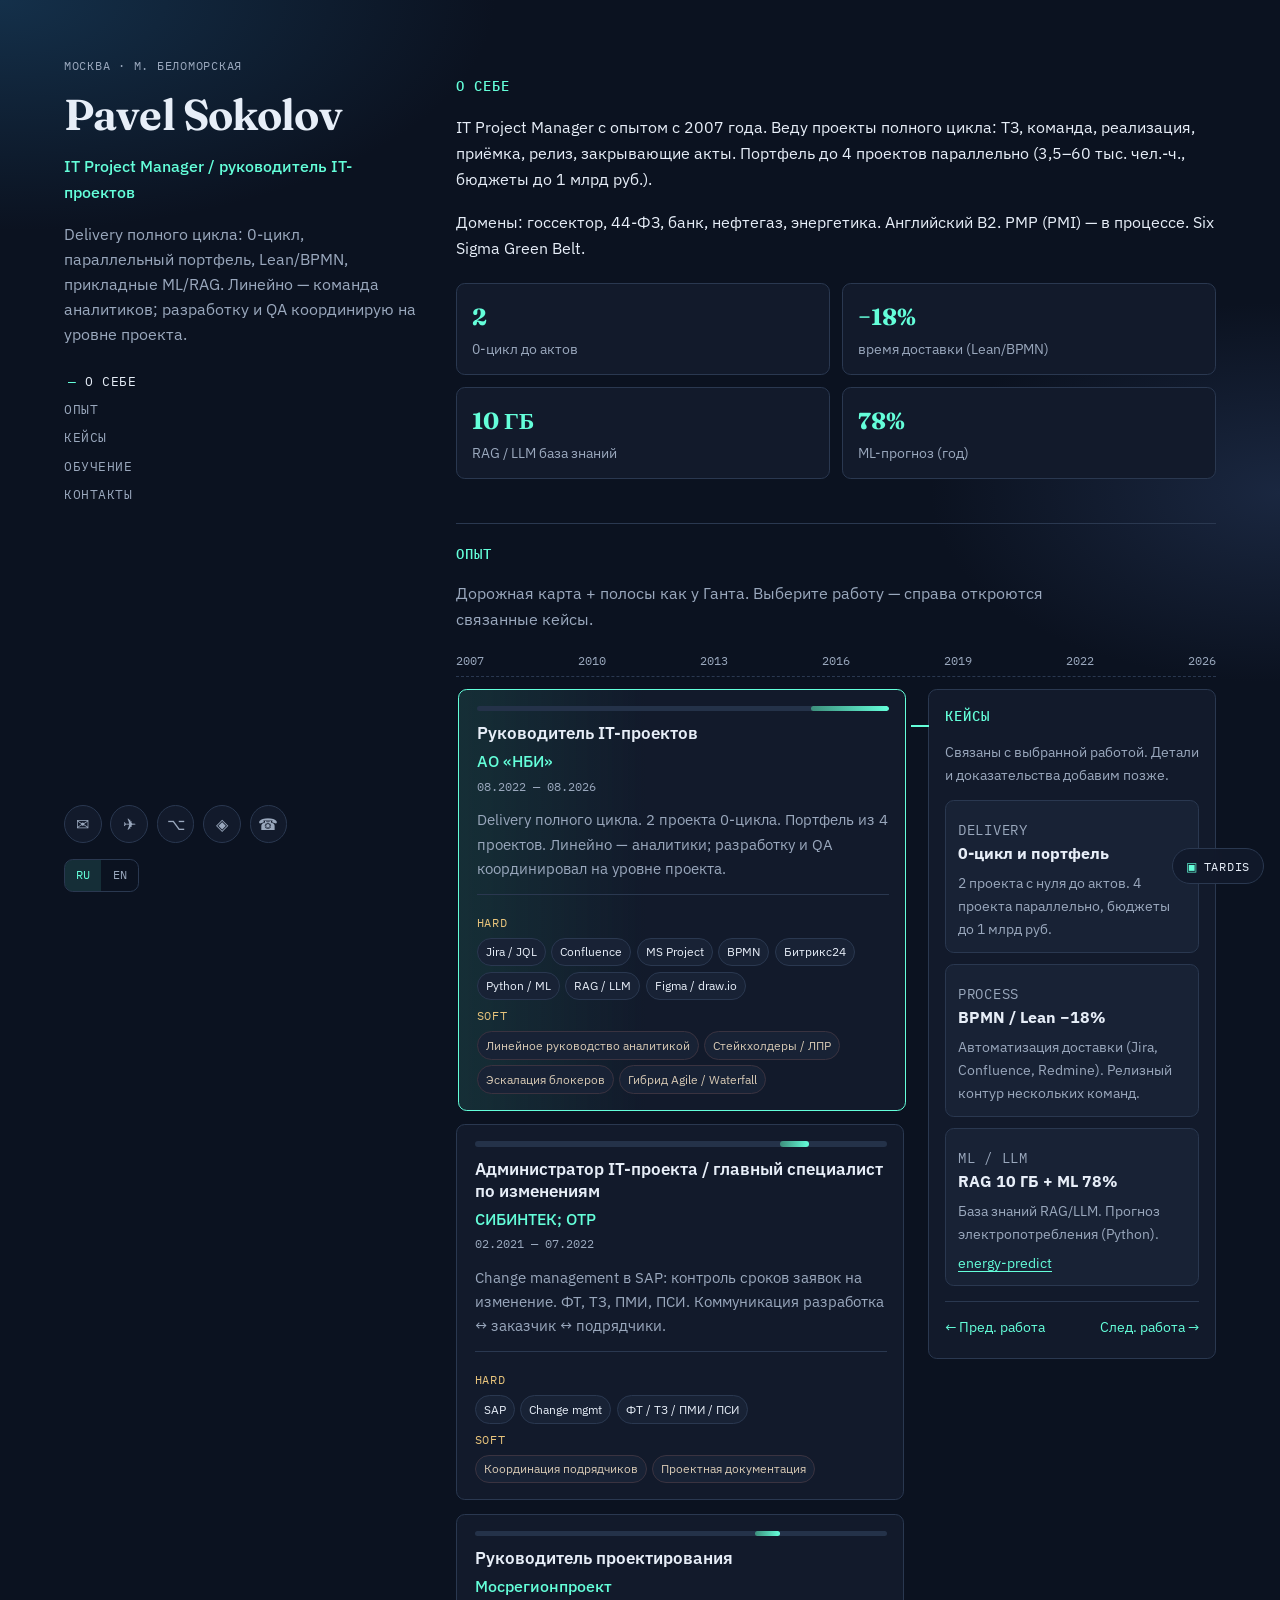
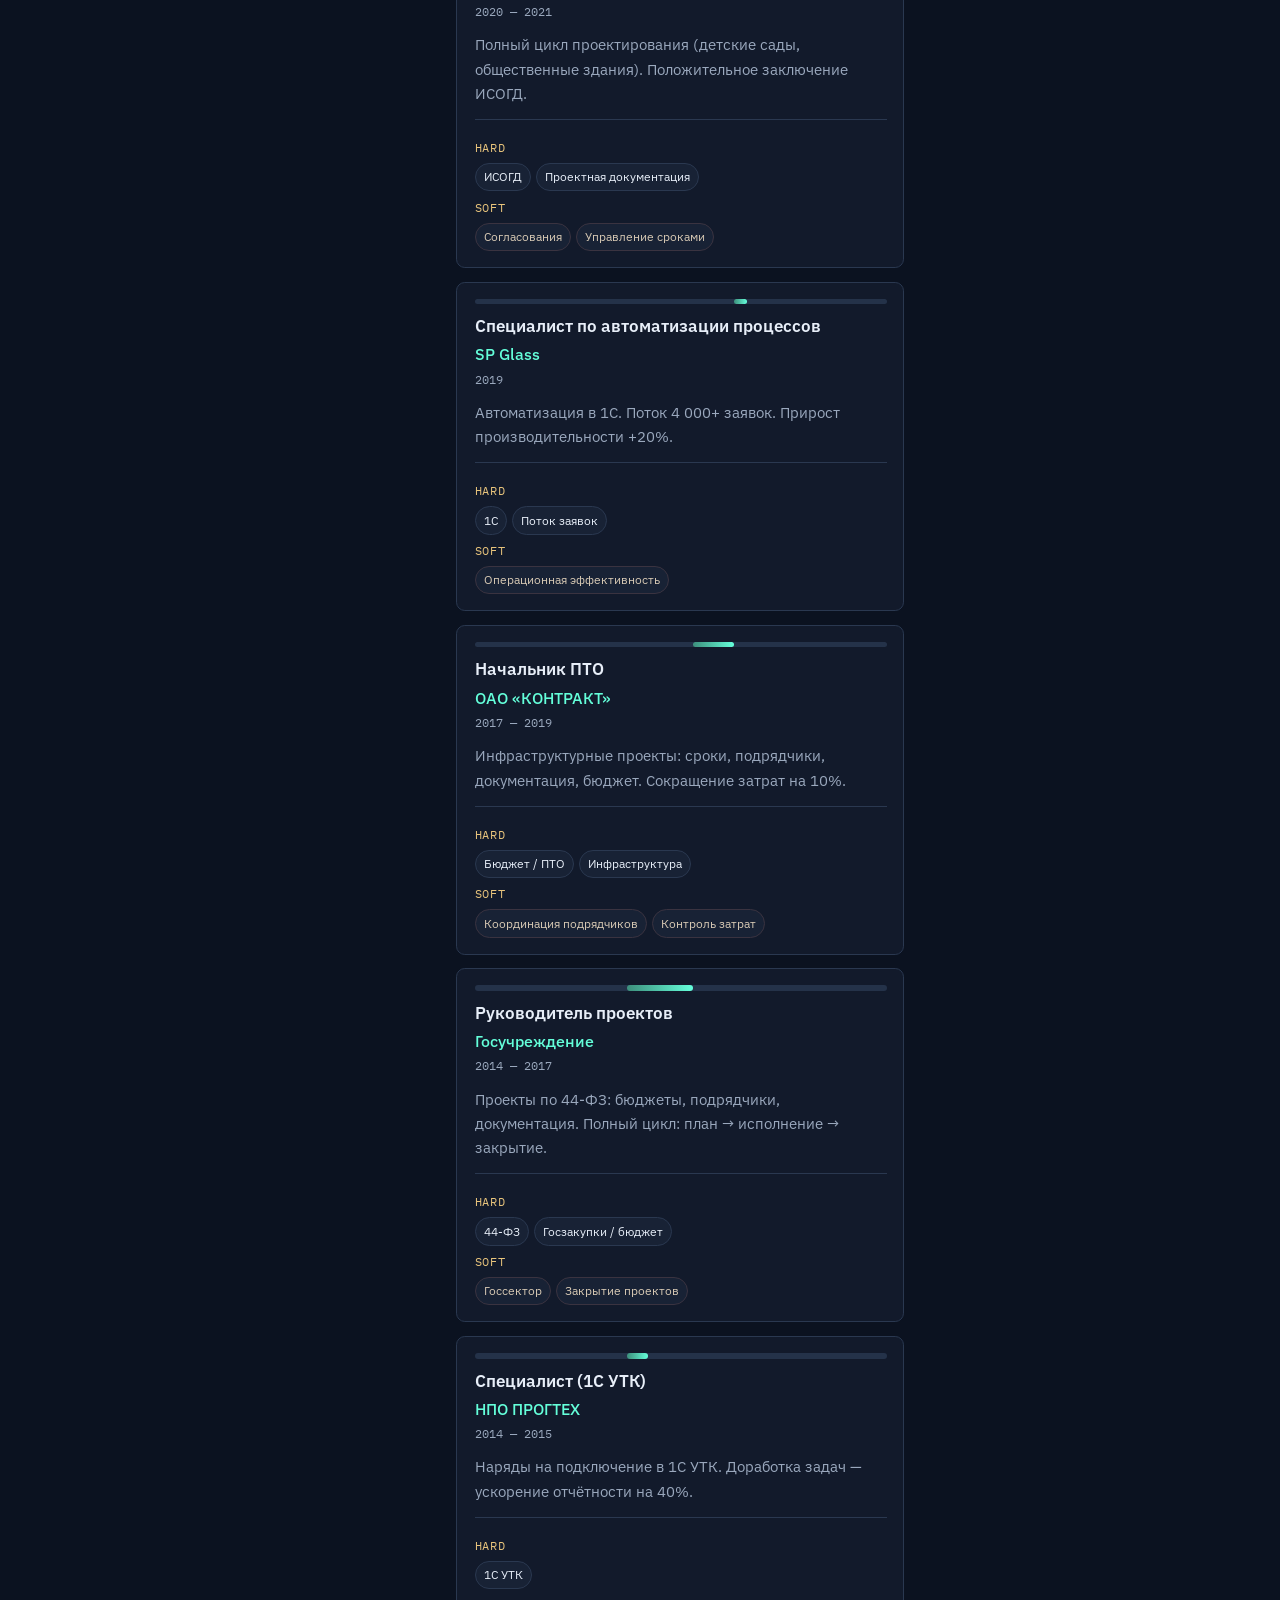
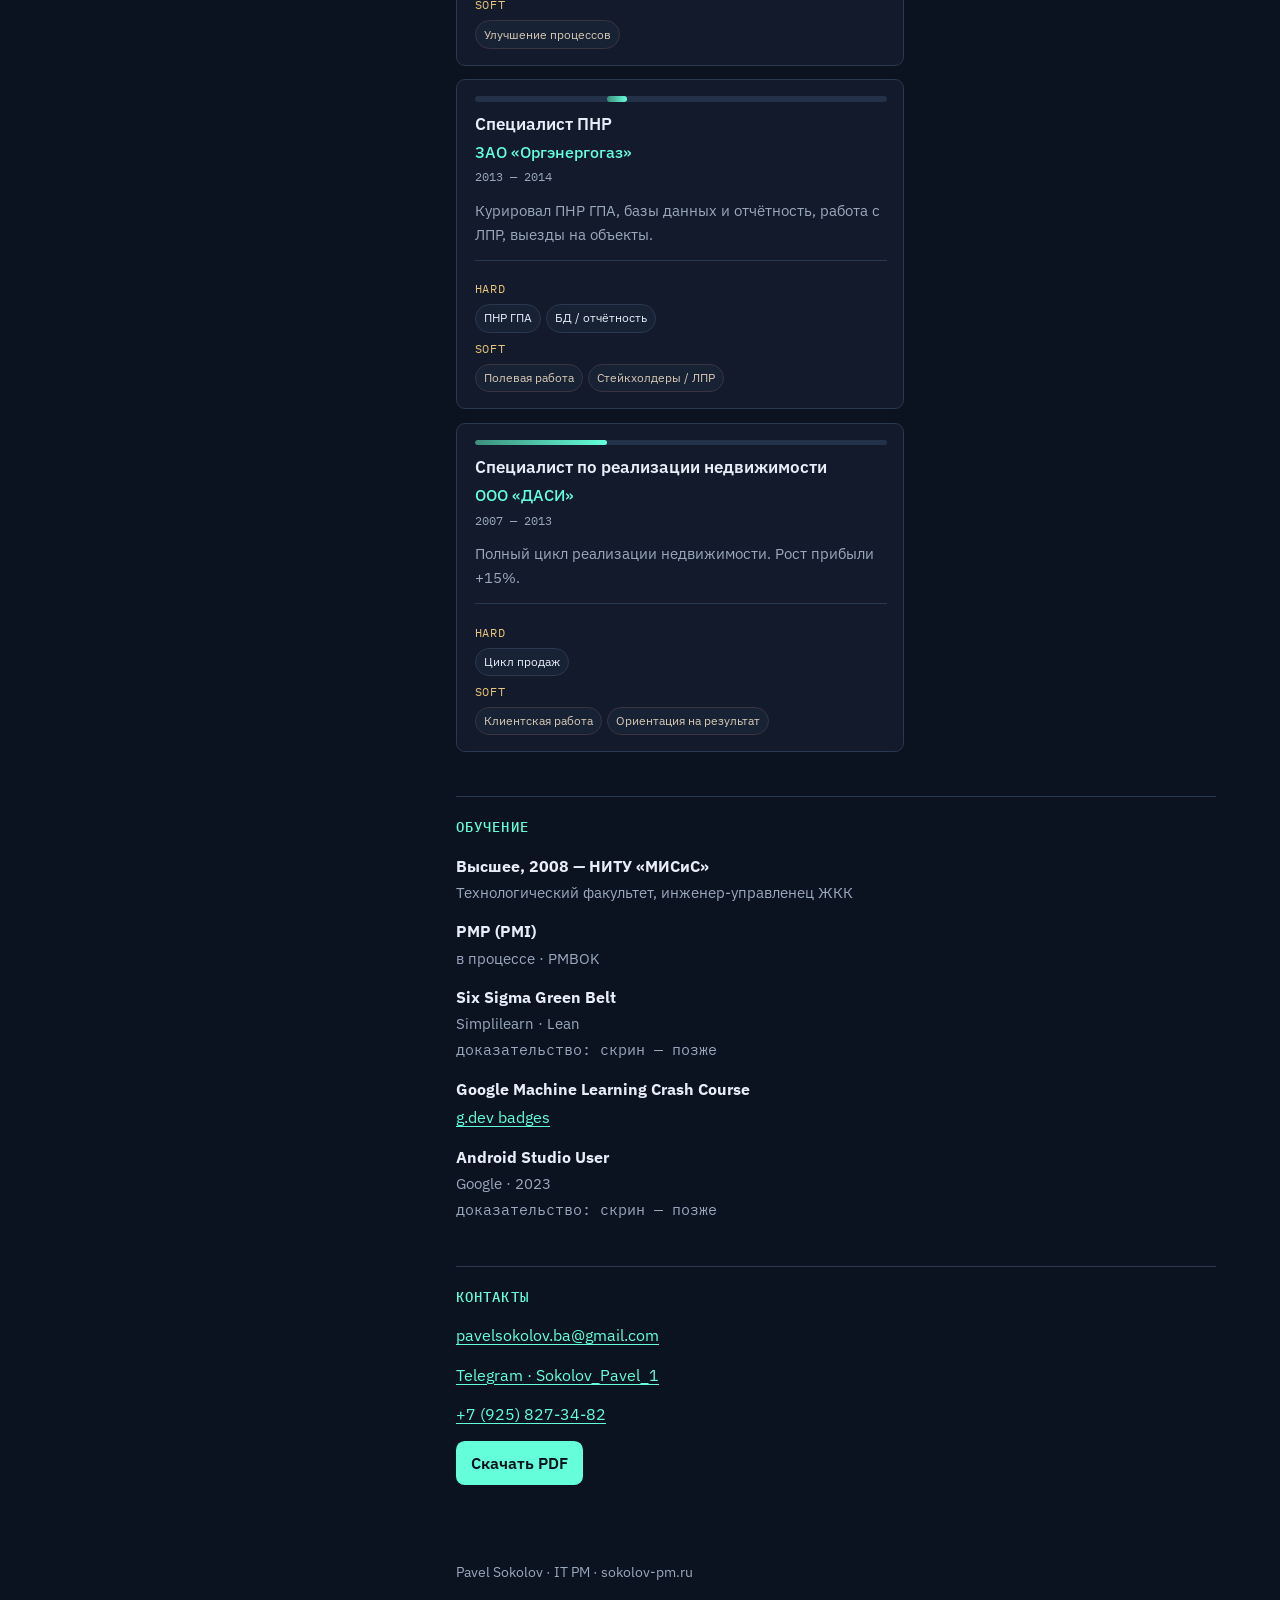
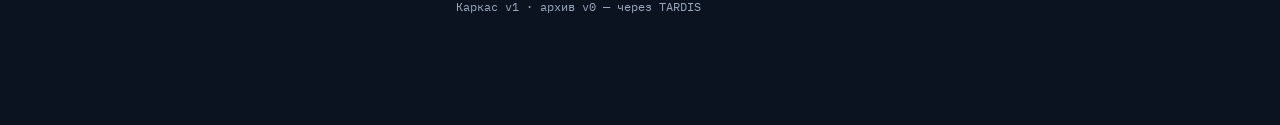
<file: archive/v1/index.html>
<!DOCTYPE html>
<html lang="ru">
<head>
  <meta charset="UTF-8">
  <meta name="viewport" content="width=device-width, initial-scale=1">
  <meta name="description" content="Pavel Sokolov — IT Project Manager. Moscow. Delivery, Lean/BPMN, ML/RAG.">
  <title>Pavel Sokolov — IT Project Manager</title>
  <link rel="preconnect" href="https://fonts.googleapis.com">
  <link rel="preconnect" href="https://fonts.gstatic.com" crossorigin>
  <link href="https://fonts.googleapis.com/css2?family=IBM+Plex+Mono:wght@400;500&family=IBM+Plex+Sans:wght@400;500;600&family=Fraunces:opsz,wght@9..144,500;9..144,650&display=swap" rel="stylesheet">
  <link rel="stylesheet" href="styles.css">
</head>
<body>
  <a class="skip" href="#content" data-i18n="skip">К содержанию</a>

  <div class="layout">
    <aside class="aside" aria-label="Profile">
      <div class="aside__inner">
        <p class="aside__meta" data-i18n="city">Москва · м. Беломорская</p>
        <h1 class="aside__name">Pavel Sokolov</h1>
        <p class="aside__role" data-i18n="role">IT Project Manager / руководитель IT-проектов</p>
        <p class="aside__lead" data-i18n="lead">
          Delivery полного цикла: 0-цикл, параллельный портфель, Lean/BPMN, прикладные ML/RAG.
          Линейно — команда аналитиков; разработку и QA координирую на уровне проекта.
        </p>

        <nav class="aside__nav" aria-label="Sections">
          <a href="#about" data-nav="about" data-i18n="nav_about">О себе</a>
          <a href="#experience" data-nav="experience" data-i18n="nav_experience">Опыт</a>
          <a href="#cases" data-nav="cases" data-i18n="nav_cases">Кейсы</a>
          <a href="#education" data-nav="education" data-i18n="nav_education">Обучение</a>
          <a href="#contact" data-nav="contact" data-i18n="nav_contact">Контакты</a>
        </nav>

        <ul class="socials" aria-label="Profiles">
          <li>
            <a href="mailto:pavelsokolov.ba@gmail.com" title="Email">
              <span class="socials__label">Email</span>
              <span aria-hidden="true">✉</span>
            </a>
          </li>
          <li>
            <a href="https://t.me/Sokolov_Pavel_1" rel="noopener noreferrer" target="_blank" title="Telegram">
              <span class="socials__label">Telegram</span>
              <span aria-hidden="true">✈</span>
            </a>
          </li>
          <li>
            <a href="https://github.com/Paberusokorofu" rel="noopener noreferrer" target="_blank" title="GitHub">
              <span class="socials__label">GitHub</span>
              <span aria-hidden="true">⌥</span>
            </a>
          </li>
          <li>
            <a href="https://g.dev/Paberusokorofu" rel="noopener noreferrer" target="_blank" title="Google Developer">
              <span class="socials__label">g.dev</span>
              <span aria-hidden="true">◈</span>
            </a>
          </li>
          <li>
            <a href="tel:+79258273482" title="Phone">
              <span class="socials__label">+7 925 827-34-82</span>
              <span aria-hidden="true">☎</span>
            </a>
          </li>
        </ul>

        <div class="lang" role="group" aria-label="Language">
          <button type="button" class="lang__btn is-active" data-set-lang="ru" aria-pressed="true">RU</button>
          <button type="button" class="lang__btn" data-set-lang="en" aria-pressed="false">EN</button>
        </div>
      </div>
    </aside>

    <main class="main" id="content">
      <section class="section" id="about" aria-labelledby="about-title">
        <h2 id="about-title" data-i18n="about_title">О себе</h2>
        <p data-i18n="about_p1">
          IT Project Manager с опытом с 2007 года. Веду проекты полного цикла: ТЗ, команда, реализация,
          приёмка, релиз, закрывающие акты. Портфель до 4 проектов параллельно (3,5–60 тыс. чел.-ч.,
          бюджеты до 1 млрд руб.).
        </p>
        <p data-i18n="about_p2">
          Домены: госсектор, 44-ФЗ, банк, нефтегаз, энергетика. Английский B2. PMP (PMI) — в процессе.
          Six Sigma Green Belt.
        </p>
        <ul class="stats" aria-label="Highlights">
          <li><strong>2</strong><span data-i18n="stat_zero">0-цикл до актов</span></li>
          <li><strong>−18%</strong><span data-i18n="stat_lean">время доставки (Lean/BPMN)</span></li>
          <li><strong>10 ГБ</strong><span data-i18n="stat_rag">RAG / LLM база знаний</span></li>
          <li><strong>78%</strong><span data-i18n="stat_ml">ML-прогноз (год)</span></li>
        </ul>
      </section>

      <section class="section" id="experience" aria-labelledby="experience-title">
        <h2 id="experience-title" data-i18n="experience_title">Опыт</h2>
        <p class="section__intro" data-i18n="experience_intro">
          Дорожная карта + полосы как у Ганта. Выберите работу — справа откроются связанные кейсы.
        </p>

        <div class="timeline" aria-hidden="true">
          <div class="timeline__scale">
            <span>2007</span><span>2010</span><span>2013</span><span>2016</span><span>2019</span><span>2022</span><span>2026</span>
          </div>
        </div>

        <div class="exp-layout">
          <div class="jobs" role="list">
            <article class="job is-active" role="listitem" data-job="nbi" data-cases="zero-cycle,bpmn-lean,rag-ml" tabindex="0" aria-selected="true">
              <div class="job__bar" style="--start: 81; --span: 19;" title="08.2022 — 08.2026"></div>
              <header class="job__head">
                <h3 data-i18n="job_nbi_role">Руководитель IT-проектов</h3>
                <p class="job__co">АО «НБИ»</p>
                <p class="job__dates">08.2022 — 08.2026</p>
              </header>
              <p class="job__body" data-i18n="job_nbi_body">
                Delivery полного цикла. 2 проекта 0-цикла. Портфель из 4 проектов. Линейно — аналитики;
                разработку и QA координировал на уровне проекта.
              </p>
              <div class="job__skills">
                <p class="job__skills-label" data-i18n="hard_label">Hard</p>
                <ul class="chip-row">
                  <li>Jira / JQL</li>
                  <li>Confluence</li>
                  <li>MS Project</li>
                  <li>BPMN</li>
                  <li>Битрикс24</li>
                  <li>Python / ML</li>
                  <li>RAG / LLM</li>
                  <li>Figma / draw.io</li>
                </ul>
                <p class="job__skills-label" data-i18n="soft_label">Soft</p>
                <ul class="chip-row chip-row--soft">
                  <li data-i18n="soft_line">Линейное руководство аналитикой</li>
                  <li data-i18n="soft_stake">Стейкхолдеры / ЛПР</li>
                  <li data-i18n="soft_esc">Эскалация блокеров</li>
                  <li data-i18n="soft_hybrid">Гибрид Agile / Waterfall</li>
                </ul>
              </div>
            </article>

            <article class="job" role="listitem" data-job="sibintek" data-cases="change-sap" tabindex="0" aria-selected="false">
              <div class="job__bar" style="--start: 74; --span: 7;" title="02.2021 — 07.2022"></div>
              <header class="job__head">
                <h3 data-i18n="job_sib_role">Администратор IT-проекта / главный специалист по изменениям</h3>
                <p class="job__co">СИБИНТЕК; ОТР</p>
                <p class="job__dates">02.2021 — 07.2022</p>
              </header>
              <p class="job__body" data-i18n="job_sib_body">
                Change management в SAP: контроль сроков заявок на изменение. ФТ, ТЗ, ПМИ, ПСИ.
                Коммуникация разработка ↔ заказчик ↔ подрядчики.
              </p>
              <div class="job__skills">
                <p class="job__skills-label" data-i18n="hard_label">Hard</p>
                <ul class="chip-row">
                  <li>SAP</li>
                  <li>Change mgmt</li>
                  <li data-i18n="skill_docs">ФТ / ТЗ / ПМИ / ПСИ</li>
                </ul>
                <p class="job__skills-label" data-i18n="soft_label">Soft</p>
                <ul class="chip-row chip-row--soft">
                  <li data-i18n="soft_vendors">Координация подрядчиков</li>
                  <li data-i18n="soft_docs">Проектная документация</li>
                </ul>
              </div>
            </article>

            <article class="job" role="listitem" data-job="mosregion" data-cases="design-cycle" tabindex="0" aria-selected="false">
              <div class="job__bar" style="--start: 68; --span: 6;" title="2020 — 2021"></div>
              <header class="job__head">
                <h3 data-i18n="job_mos_role">Руководитель проектирования</h3>
                <p class="job__co">Мосрегионпроект</p>
                <p class="job__dates">2020 — 2021</p>
              </header>
              <p class="job__body" data-i18n="job_mos_body">
                Полный цикл проектирования (детские сады, общественные здания). Положительное заключение ИСОГД.
              </p>
              <div class="job__skills">
                <p class="job__skills-label" data-i18n="hard_label">Hard</p>
                <ul class="chip-row">
                  <li data-i18n="skill_isogd">ИСОГД</li>
                  <li data-i18n="skill_design">Проектная документация</li>
                </ul>
                <p class="job__skills-label" data-i18n="soft_label">Soft</p>
                <ul class="chip-row chip-row--soft">
                  <li data-i18n="soft_approvals">Согласования</li>
                  <li data-i18n="soft_schedule">Управление сроками</li>
                </ul>
              </div>
            </article>

            <article class="job" role="listitem" data-job="spglass" data-cases="auto-1c" tabindex="0" aria-selected="false">
              <div class="job__bar" style="--start: 63; --span: 3;" title="2019"></div>
              <header class="job__head">
                <h3 data-i18n="job_sp_role">Специалист по автоматизации процессов</h3>
                <p class="job__co">SP Glass</p>
                <p class="job__dates">2019</p>
              </header>
              <p class="job__body" data-i18n="job_sp_body">
                Автоматизация в 1С. Поток 4 000+ заявок. Прирост производительности +20%.
              </p>
              <div class="job__skills">
                <p class="job__skills-label" data-i18n="hard_label">Hard</p>
                <ul class="chip-row">
                  <li>1С</li>
                  <li data-i18n="skill_flow">Поток заявок</li>
                </ul>
                <p class="job__skills-label" data-i18n="soft_label">Soft</p>
                <ul class="chip-row chip-row--soft">
                  <li data-i18n="soft_ops">Операционная эффективность</li>
                </ul>
              </div>
            </article>

            <article class="job" role="listitem" data-job="kontrakt" data-cases="infra-cost" tabindex="0" aria-selected="false">
              <div class="job__bar" style="--start: 53; --span: 10;" title="2017 — 2019"></div>
              <header class="job__head">
                <h3 data-i18n="job_kon_role">Начальник ПТО</h3>
                <p class="job__co">ОАО «КОНТРАКТ»</p>
                <p class="job__dates">2017 — 2019</p>
              </header>
              <p class="job__body" data-i18n="job_kon_body">
                Инфраструктурные проекты: сроки, подрядчики, документация, бюджет. Сокращение затрат на 10%.
              </p>
              <div class="job__skills">
                <p class="job__skills-label" data-i18n="hard_label">Hard</p>
                <ul class="chip-row">
                  <li data-i18n="skill_budget">Бюджет / ПТО</li>
                  <li data-i18n="skill_infra">Инфраструктура</li>
                </ul>
                <p class="job__skills-label" data-i18n="soft_label">Soft</p>
                <ul class="chip-row chip-row--soft">
                  <li data-i18n="soft_vendors">Подрядчики</li>
                  <li data-i18n="soft_cost">Контроль затрат</li>
                </ul>
              </div>
            </article>

            <article class="job" role="listitem" data-job="gos" data-cases="fz44" tabindex="0" aria-selected="false">
              <div class="job__bar" style="--start: 37; --span: 16;" title="2014 — 2017"></div>
              <header class="job__head">
                <h3 data-i18n="job_gos_role">Руководитель проектов</h3>
                <p class="job__co" data-i18n="job_gos_co">Госучреждение</p>
                <p class="job__dates">2014 — 2017</p>
              </header>
              <p class="job__body" data-i18n="job_gos_body">
                Проекты по 44-ФЗ: бюджеты, подрядчики, документация. Полный цикл: план → исполнение → закрытие.
              </p>
              <div class="job__skills">
                <p class="job__skills-label" data-i18n="hard_label">Hard</p>
                <ul class="chip-row">
                  <li>44-ФЗ</li>
                  <li data-i18n="skill_gov">Госзакупки / бюджет</li>
                </ul>
                <p class="job__skills-label" data-i18n="soft_label">Soft</p>
                <ul class="chip-row chip-row--soft">
                  <li data-i18n="soft_gov">Госсектор</li>
                  <li data-i18n="soft_close">Закрытие проектов</li>
                </ul>
              </div>
            </article>

            <article class="job" role="listitem" data-job="progtech" data-cases="1c-report" tabindex="0" aria-selected="false">
              <div class="job__bar" style="--start: 37; --span: 5;" title="2014 — 2015"></div>
              <header class="job__head">
                <h3 data-i18n="job_prog_role">Специалист (1С УТК)</h3>
                <p class="job__co">НПО ПРОГТЕХ</p>
                <p class="job__dates">2014 — 2015</p>
              </header>
              <p class="job__body" data-i18n="job_prog_body">
                Наряды на подключение в 1С УТК. Доработка задач — ускорение отчётности на 40%.
              </p>
              <div class="job__skills">
                <p class="job__skills-label" data-i18n="hard_label">Hard</p>
                <ul class="chip-row">
                  <li>1С УТК</li>
                </ul>
                <p class="job__skills-label" data-i18n="soft_label">Soft</p>
                <ul class="chip-row chip-row--soft">
                  <li data-i18n="soft_improve">Улучшение процессов</li>
                </ul>
              </div>
            </article>

            <article class="job" role="listitem" data-job="orgenergo" data-cases="pnr" tabindex="0" aria-selected="false">
              <div class="job__bar" style="--start: 32; --span: 5;" title="2013 — 2014"></div>
              <header class="job__head">
                <h3 data-i18n="job_org_role">Специалист ПНР</h3>
                <p class="job__co">ЗАО «Оргэнергогаз»</p>
                <p class="job__dates">2013 — 2014</p>
              </header>
              <p class="job__body" data-i18n="job_org_body">
                Курировал ПНР ГПА, базы данных и отчётность, работа с ЛПР, выезды на объекты.
              </p>
              <div class="job__skills">
                <p class="job__skills-label" data-i18n="hard_label">Hard</p>
                <ul class="chip-row">
                  <li data-i18n="skill_pnr">ПНР ГПА</li>
                  <li data-i18n="skill_db">БД / отчётность</li>
                </ul>
                <p class="job__skills-label" data-i18n="soft_label">Soft</p>
                <ul class="chip-row chip-row--soft">
                  <li data-i18n="soft_field">Полевая работа</li>
                  <li data-i18n="soft_stake">ЛПР</li>
                </ul>
              </div>
            </article>

            <article class="job" role="listitem" data-job="dasi" data-cases="realty" tabindex="0" aria-selected="false">
              <div class="job__bar" style="--start: 0; --span: 32;" title="2007 — 2013"></div>
              <header class="job__head">
                <h3 data-i18n="job_dasi_role">Специалист по реализации недвижимости</h3>
                <p class="job__co">ООО «ДАСИ»</p>
                <p class="job__dates">2007 — 2013</p>
              </header>
              <p class="job__body" data-i18n="job_dasi_body">
                Полный цикл реализации недвижимости. Рост прибыли +15%.
              </p>
              <div class="job__skills">
                <p class="job__skills-label" data-i18n="hard_label">Hard</p>
                <ul class="chip-row">
                  <li data-i18n="skill_sales">Цикл продаж</li>
                </ul>
                <p class="job__skills-label" data-i18n="soft_label">Soft</p>
                <ul class="chip-row chip-row--soft">
                  <li data-i18n="soft_client">Клиентская работа</li>
                  <li data-i18n="soft_result">Ориентация на результат</li>
                </ul>
              </div>
            </article>
          </div>

          <aside class="case-rail" id="cases" aria-labelledby="cases-title">
            <div class="case-rail__connector" aria-hidden="true"></div>
            <h2 id="cases-title" data-i18n="cases_title">Кейсы</h2>
            <p class="case-rail__hint" data-i18n="cases_hint">Связаны с выбранной работой. Детали и доказательства добавим позже.</p>
            <div class="case-rail__list" data-case-list></div>
            <div class="case-rail__nav">
              <button type="button" class="btn-text" data-job-prev data-i18n="prev_job">← Пред. работа</button>
              <button type="button" class="btn-text" data-job-next data-i18n="next_job">След. работа →</button>
            </div>
          </aside>
        </div>
      </section>

      <section class="section" id="education" aria-labelledby="education-title">
        <h2 id="education-title" data-i18n="education_title">Обучение</h2>
        <ul class="edu-list">
          <li>
            <strong data-i18n="edu_degree">Высшее, 2008 — НИТУ «МИСиС»</strong>
            <span data-i18n="edu_faculty">Технологический факультет, инженер-управленец ЖКК</span>
          </li>
          <li>
            <strong>PMP (PMI)</strong>
            <span data-i18n="edu_pmp">в процессе · PMBOK</span>
          </li>
          <li>
            <strong>Six Sigma Green Belt</strong>
            <span>Simplilearn · Lean</span>
            <span class="edu-proof" data-i18n="proof_later">доказательство: скрин — позже</span>
          </li>
          <li>
            <strong>Google Machine Learning Crash Course</strong>
            <a href="https://g.dev/Paberusokorofu" rel="noopener noreferrer" target="_blank">g.dev badges</a>
          </li>
          <li>
            <strong>Android Studio User</strong>
            <span>Google · 2023</span>
            <span class="edu-proof" data-i18n="proof_later">доказательство: скрин — позже</span>
          </li>
        </ul>
      </section>

      <section class="section" id="contact" aria-labelledby="contact-title">
        <h2 id="contact-title" data-i18n="contact_title">Контакты</h2>
        <ul class="contacts">
          <li><a href="mailto:pavelsokolov.ba@gmail.com">pavelsokolov.ba@gmail.com</a></li>
          <li><a href="https://t.me/Sokolov_Pavel_1" rel="noopener noreferrer" target="_blank">Telegram · Sokolov_Pavel_1</a></li>
          <li><a href="tel:+79258273482">+7 (925) 827-34-82</a></li>
          <li><a class="btn" href="CV%20Sokolov%20Pavel.pdf" data-i18n="cta_pdf">Скачать PDF</a></li>
        </ul>
      </section>

      <footer class="footer">
        <p>Pavel Sokolov · IT PM · sokolov-pm.ru</p>
        <p class="footer__note" data-i18n="footer_note">Каркас v1 · архив v0 — через TARDIS</p>
      </footer>
    </main>
  </div>

  <button type="button" class="tardis" data-open-archive aria-haspopup="dialog" aria-controls="archive-dialog" title="Previous versions">
    <span class="tardis__glyph" aria-hidden="true">▣</span>
    <span class="tardis__label">TARDIS</span>
  </button>

  <dialog class="archive" id="archive-dialog" aria-labelledby="archive-title">
    <form method="dialog" class="archive__panel">
      <header class="archive__head">
        <h2 id="archive-title" data-i18n="archive_title">Предыдущие версии сайта</h2>
        <button type="submit" class="archive__close" aria-label="Close">×</button>
      </header>
      <ul class="archive__list">
        <li>
          <a href="archive/v0/index.html" target="_blank" rel="noopener noreferrer">
            <strong>v0</strong>
            <span data-i18n="archive_v0">Одностраничник · Literata / cream</span>
          </a>
        </li>
        <li class="is-current">
          <strong>v1</strong>
          <span data-i18n="archive_v1">Текущий каркас · Brittany layout + roadmap</span>
        </li>
      </ul>
    </form>
  </dialog>

  <template id="case-templates">
    <article class="case" data-case="zero-cycle">
      <p class="case__tag">Delivery</p>
      <h3 data-i18n="case_zero_title">0-цикл и портфель</h3>
      <p data-i18n="case_zero_body">2 проекта с нуля до актов. 4 проекта параллельно, бюджеты до 1 млрд руб.</p>
    </article>
    <article class="case" data-case="bpmn-lean">
      <p class="case__tag">Process</p>
      <h3 data-i18n="case_bpmn_title">BPMN / Lean −18%</h3>
      <p data-i18n="case_bpmn_body">Автоматизация доставки (Jira, Confluence, Redmine). Релизный контур нескольких команд.</p>
    </article>
    <article class="case" data-case="rag-ml">
      <p class="case__tag">ML / LLM</p>
      <h3 data-i18n="case_rag_title">RAG 10 ГБ + ML 78%</h3>
      <p data-i18n="case_rag_body">База знаний RAG/LLM. Прогноз электропотребления (Python).</p>
      <p><a href="https://github.com/Paberusokorofu/energy-predict" rel="noopener noreferrer" target="_blank">energy-predict</a></p>
    </article>
    <article class="case" data-case="change-sap">
      <p class="case__tag">SAP</p>
      <h3 data-i18n="case_sap_title">Change management SAP</h3>
      <p data-i18n="case_sap_body">Контроль сроков заявок на изменение; ФТ, ТЗ, ПМИ, ПСИ.</p>
    </article>
    <article class="case" data-case="design-cycle">
      <p class="case__tag">Design</p>
      <h3 data-i18n="case_design_title">Проектирование → ИСОГД</h3>
      <p data-i18n="case_design_body">Полный цикл проектирования, положительное заключение ИСОГД.</p>
    </article>
    <article class="case" data-case="auto-1c">
      <p class="case__tag">1С</p>
      <h3 data-i18n="case_1c_title">Поток 4 000+ заявок</h3>
      <p data-i18n="case_1c_body">Автоматизация процессов в 1С. +20% производительности.</p>
    </article>
    <article class="case" data-case="infra-cost">
      <p class="case__tag">Infra</p>
      <h3 data-i18n="case_infra_title">Инфраструктура −10% затрат</h3>
      <p data-i18n="case_infra_body">Сроки, подрядчики, документация, бюджет.</p>
    </article>
    <article class="case" data-case="fz44">
      <p class="case__tag">44-ФЗ</p>
      <h3 data-i18n="case_fz_title">Госпроекты по 44-ФЗ</h3>
      <p data-i18n="case_fz_body">Бюджеты, подрядчики, документация, закрытие.</p>
    </article>
    <article class="case" data-case="1c-report">
      <p class="case__tag">1С</p>
      <h3 data-i18n="case_report_title">Отчётность −40% времени</h3>
      <p data-i18n="case_report_body">Доработка задач в 1С УТК, ускорение отчётности.</p>
    </article>
    <article class="case" data-case="pnr">
      <p class="case__tag">Energy</p>
      <h3 data-i18n="case_pnr_title">ПНР ГПА</h3>
      <p data-i18n="case_pnr_body">Курирование ПНР, БД, отчётность, объекты, ЛПР.</p>
    </article>
    <article class="case" data-case="realty">
      <p class="case__tag">Sales</p>
      <h3 data-i18n="case_realty_title">Реализация недвижимости</h3>
      <p data-i18n="case_realty_body">Полный цикл продаж. +15% прибыли.</p>
    </article>
  </template>

  <script src="i18n.js"></script>
  <script src="app.js"></script>
</body>
</html>
</file>
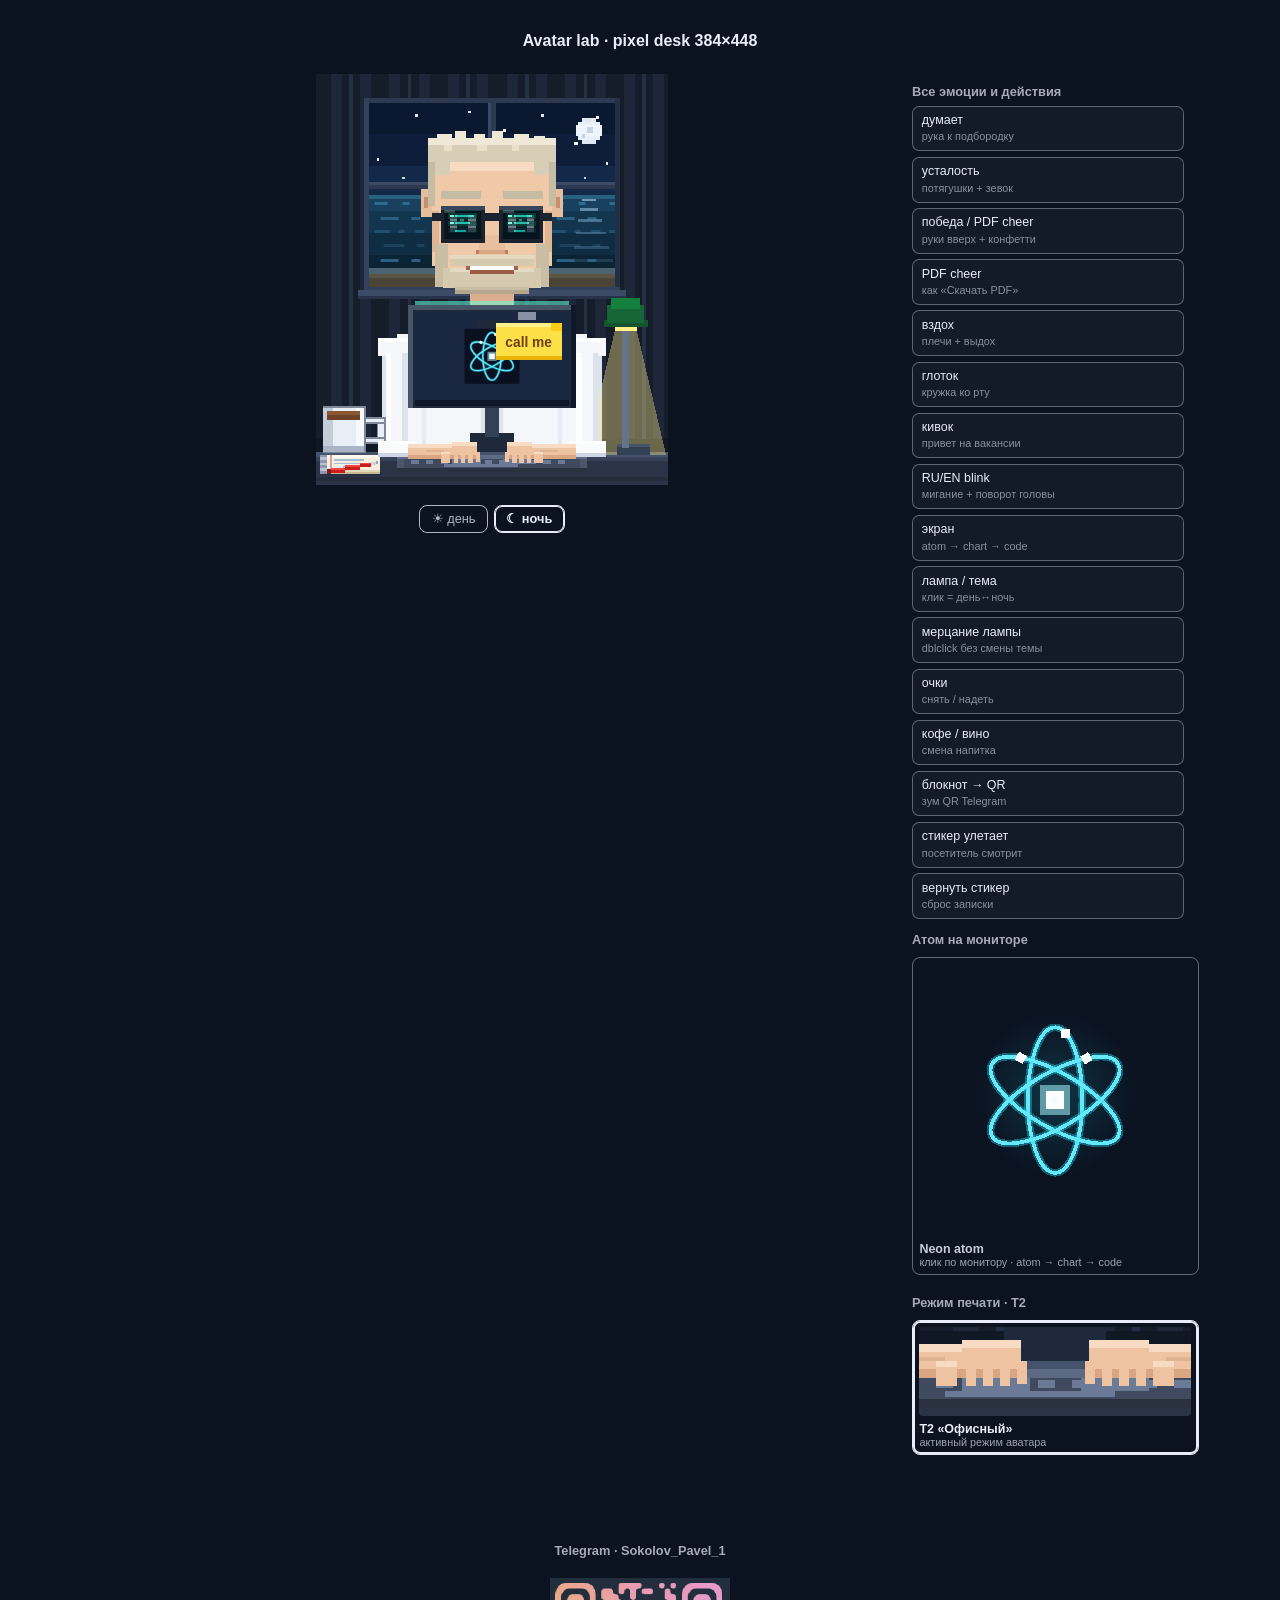
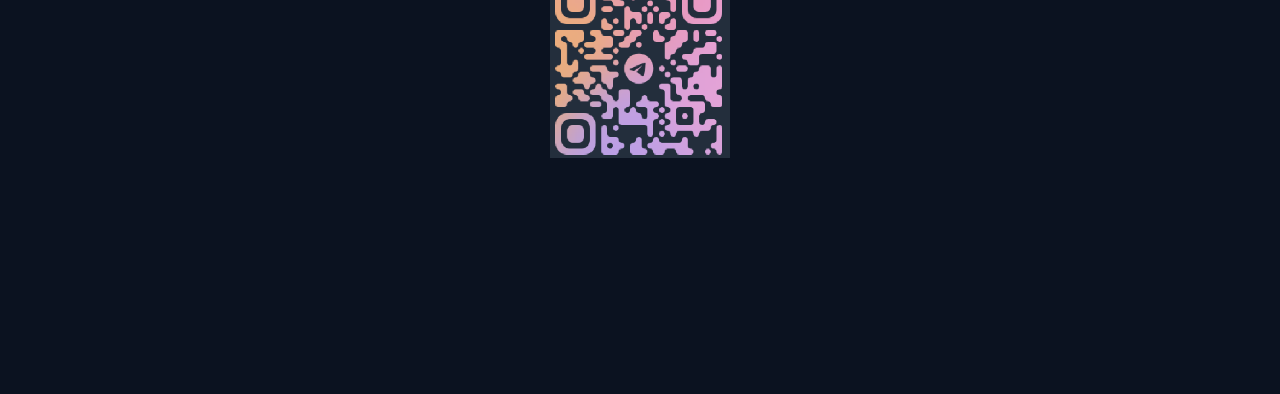
<file: avatar-lab.html>
<!DOCTYPE html>
<html lang="ru">
<head>
  <meta charset="UTF-8">
  <meta name="viewport" content="width=device-width, initial-scale=1">
  <title>Avatar lab — pixel desk 384×448</title>
  <style>
    :root {
      --bg: #f6f7f9;
      --ink: #0f172a;
      --ease: cubic-bezier(0.22, 1, 0.36, 1);
      --atom-orbit: #22d3ee;
      --atom-orbit-glow: #0284c7;
      --atom-core: #ffffff;
      --atom-core-glow: #67e8f9;
      --atom-electron: #e0f7ff;
      --atom-pad: rgba(8, 14, 26, 0.55);
    }

    html[data-theme="dark"] {
      --bg: #0b1220;
      --ink: #e7eef8;
      --atom-orbit: #67e8f9;
      --atom-orbit-glow: #22d3ee;
      --atom-core: #ffffff;
      --atom-core-glow: #a5f3fc;
      --atom-electron: #ffffff;
      --atom-pad: rgba(2, 8, 20, 0.7);
    }

    body {
      margin: 0;
      min-height: 100vh;
      display: grid;
      place-items: center;
      background: var(--bg);
      color: var(--ink);
      font-family: "Segoe UI", sans-serif;
    }

    .lab {
      width: min(100% - 2rem, 68rem);
      padding: 2rem 0;
    }

    .lab__layout {
      display: grid;
      grid-template-columns: minmax(0, 1fr) minmax(15rem, 17rem);
      gap: 1.5rem;
      align-items: start;
    }

    /* the picker rides along with the avatar instead of scrolling off */
    .lab__typing {
      position: sticky;
      top: 1rem;
      min-width: 0;
    }

    /* only a genuinely narrow window drops the picker under the desk */
    @media (max-width: 42rem) {
      .lab__layout {
        grid-template-columns: minmax(0, 1fr);
      }

      .lab__typing {
        position: static;
      }
    }

    /* ---------- typing-mode previews (live animation locked to T2) ---------- */

    .lab__typing-title {
      font-size: 0.8rem;
      font-weight: 600;
      margin: 0 0 0.6rem;
      opacity: 0.7;
    }

    .lab__emo-title {
      font-size: 0.8rem;
      font-weight: 600;
      margin: 1.1rem 0 0.45rem;
      opacity: 0.7;
    }

    .lab__emo-list {
      display: flex;
      flex-direction: column;
      gap: 0.35rem;
      margin: 0 0 0.85rem;
    }

    .lab__emo-list button {
      font: inherit;
      font-size: 0.78rem;
      text-align: left;
      padding: 0.4rem 0.55rem;
      border-radius: 0.45rem;
      border: 1px solid color-mix(in srgb, currentColor 35%, transparent);
      background: color-mix(in srgb, currentColor 4%, transparent);
      color: inherit;
      cursor: pointer;
      line-height: 1.25;
    }

    .lab__emo-list button:hover {
      border-color: currentColor;
      background: color-mix(in srgb, currentColor 8%, transparent);
    }

    .lab__emo-list button small {
      display: block;
      opacity: 0.55;
      font-size: 0.68rem;
      margin-top: 0.1rem;
    }

    .typing__card {
      display: block;
      width: 100%;
      font: inherit;
      text-align: left;
      padding: 0.4rem;
      margin-bottom: 0.5rem;
      border: 1px solid currentColor;
      border-radius: 0.5rem;
      background: transparent;
      color: inherit;
      cursor: default;
      border-color: currentColor;
      transition: box-shadow 0.15s linear, opacity 0.15s linear;
    }

    .typing__card:not(.is-active) {
      opacity: 1;
      border-color: color-mix(in srgb, currentColor 40%, transparent);
    }

    .typing__card:not(.is-active) span,
    .typing__card:not(.is-active) small {
      opacity: 0.45;
    }

    .typing__card.is-active {
      box-shadow: inset 0 0 0 2px currentColor;
    }

    .typing__card img {
      display: block;
      width: 100%;
      height: auto;
      border-radius: 0.25rem;
      image-rendering: pixelated;
      background: #151d2b;
      opacity: 1;
    }

    .typing__card span {
      display: block;
      font-size: 0.78rem;
      font-weight: 600;
      margin-top: 0.35rem;
      opacity: 0.85;
    }

    .typing__card.is-active span {
      opacity: 1;
    }

    .typing__card small {
      display: block;
      font-size: 0.68rem;
      opacity: 0.65;
    }

    /* ---------- atom preview (right panel) ---------- */

    .lab__atom-title {
      font-size: 0.8rem;
      font-weight: 600;
      margin: 0 0 0.6rem;
      opacity: 0.7;
    }

    .atom-preview {
      display: block;
      width: 100%;
      padding: 0.4rem;
      margin-bottom: 1.25rem;
      border: 1px solid color-mix(in srgb, currentColor 40%, transparent);
      border-radius: 0.5rem;
      background: transparent;
      color: inherit;
    }

    .atom-preview__stage {
      display: grid;
      place-items: center;
      width: 100%;
      aspect-ratio: 1;
      border-radius: 0.25rem;
      background:
        radial-gradient(circle at 50% 48%, rgba(34, 211, 238, 0.18), transparent 42%),
        #0b1220;
      image-rendering: pixelated;
      image-rendering: crisp-edges;
    }

    .atom-preview__stage svg {
      width: 78%;
      height: auto;
      display: block;
      overflow: visible;
    }

    .atom-preview span {
      display: block;
      font-size: 0.78rem;
      font-weight: 600;
      margin-top: 0.35rem;
      opacity: 0.85;
    }

    .atom-preview small {
      display: block;
      font-size: 0.68rem;
      opacity: 0.65;
    }

    /* ---------- Telegram QR: the notepad on the desk scrolls here and
       blows it up to 2× for the length of the victory ---------- */

    .lab__qr {
      margin-top: 5rem;
      /* the 2× scale is a transform, so reserve the room it will need */
      padding-bottom: 12rem;
      text-align: center;
    }

    .lab__qr-title {
      font-size: 0.8rem;
      font-weight: 600;
      margin: 0 0 0.75rem;
      opacity: 0.7;
    }

    .lab__qr .qr {
      margin: 0;
      display: inline-block;
      padding: 0.5rem;
      border-radius: 0.5rem;
      transition: box-shadow 0.3s linear;
    }

    .lab__qr .qr img {
      display: block;
      image-rendering: pixelated;
      transform-origin: center top;
      transition: transform 0.45s var(--ease);
    }

    /* the ring rides on the image so it hugs the enlarged QR, not the box */
    .qr.is-zoomed img {
      transform: scale(2);
      box-shadow: 0 0 0 2px #22c55e;
    }

    .lab h1 {
      font-size: 1rem;
      font-weight: 600;
      margin: 0 0 1rem;
      text-align: center;
    }

    .lab__controls {
      display: flex;
      flex-wrap: wrap;
      gap: 0.4rem;
      justify-content: center;
      margin-top: 1.25rem;
    }

    .lab__controls button {
      font: inherit;
      font-size: 0.8rem;
      padding: 0.35rem 0.7rem;
      border-radius: 0.5rem;
      border: 1px solid currentColor;
      background: transparent;
      color: inherit;
      cursor: pointer;
      opacity: 0.75;
    }

    .lab__controls button:hover {
      opacity: 1;
    }

    .lab__controls button.is-active {
      box-shadow: inset 0 0 0 1px currentColor;
      opacity: 1;
      font-weight: 600;
    }


    /* ==========================================================
       avatar — pixel man at a desk
       ========================================================== */

    .avatar {
      display: block;
      flex: 0 0 auto;
      width: 100%;
      margin: 0.5rem 0 0;
      line-height: 0;
      /* hover sparkles: dark pixels by day, bright ones at night.
         The halo is the opposite tone so they read on any background. */
      --spark-core: #111827;
      --spark-halo: rgba(248, 250, 252, 0.95);
      /* red by day, white wine at night */
      --wine-top: #b91c1c;
      --wine-body: #7f1d1d;
      --wine-deep: #651616;
      --wine-bubble: #e8a3a3;
      --wine-bubble-hi: #f6cfcf;
      --atom-orbit: #22d3ee;
      --atom-orbit-glow: #0284c7;
      --atom-core: #ffffff;
      --atom-core-glow: #67e8f9;
      --atom-electron: #e0f7ff;
      --atom-pad: rgba(8, 14, 26, 0.55);
    }

    html[data-theme="dark"] .avatar {
      --spark-core: #fff7cc;
      --spark-halo: rgba(8, 14, 26, 0.95);
      --wine-top: #f6f2e2;
      --wine-body: #e2dcc6;
      --wine-deep: #c9c2a8;
      --wine-bubble: #fffdf3;
      --wine-bubble-hi: #ffffff;
      --atom-orbit: #67e8f9;
      --atom-orbit-glow: #22d3ee;
      --atom-core: #ffffff;
      --atom-core-glow: #a5f3fc;
      --atom-electron: #ffffff;
      --atom-pad: rgba(2, 8, 20, 0.7);
    }

    .avatar__stage {
      position: relative;
      width: min(100%, 22rem);
      margin: 0 auto;
      aspect-ratio: 384 / 448;
    }

    .avatar__svg {
      position: relative;
      width: 100%;
      height: auto;
      display: block;
      overflow: visible;
      image-rendering: pixelated;
      image-rendering: crisp-edges;
    }

    /* ---------- glasses lenses + dashboard FX clipped into them ---------- */

    .avatar__lens-fx {
      opacity: 0.85;
      filter: blur(0.6px);
    }

    .avatar__fx-scene {
      opacity: 0;
      transition: opacity 0.5s var(--ease);
    }

    .avatar__fx-scene.is-active {
      opacity: 1;
    }

    .avatar__fx-scene.is-active .avatar__fx-scan {
      animation: avatar-fx-scan 2.6s steps(8, end) infinite;
    }

    .avatar__fx-scene.is-active .avatar__fx-gantt {
      animation: avatar-fx-slide 2.4s ease-in-out infinite alternate;
    }

    .avatar__fx-scene.is-active .avatar__fx-bar {
      transform-box: fill-box;
      transform-origin: bottom;
      animation: avatar-fx-bar 1.5s var(--ease) both;
    }

    .avatar__fx-scene.is-active .avatar__fx-bar--2 { animation-delay: 0.12s; }
    .avatar__fx-scene.is-active .avatar__fx-bar--3 { animation-delay: 0.24s; }
    .avatar__fx-scene.is-active .avatar__fx-bar--4 { animation-delay: 0.36s; }

    .avatar__fx-scene.is-active .avatar__fx-curve {
      stroke-dasharray: 26;
      stroke-dashoffset: 26;
      animation: avatar-fx-draw 2s var(--ease) forwards;
    }

    .avatar__fx-scene.is-active .avatar__fx-card {
      animation: avatar-fx-bob 1.8s ease-in-out infinite alternate;
    }

    .avatar__pupil {
      transform-box: fill-box;
      transform-origin: center;
      transition: transform 0.15s steps(2, end);
    }

    /* ---------- clickable props: transparent hit pad, sparkles on hover ---------- */

    .avatar__hit-group {
      cursor: pointer;
    }

    .avatar__hit {
      fill: transparent;
      pointer-events: all;
    }

    .avatar__spark {
      fill: var(--spark-core);
      filter: drop-shadow(0 0 1.5px var(--spark-halo)) drop-shadow(0 0 1.5px var(--spark-halo));
      pointer-events: none;
      opacity: 0;
    }

    .avatar__hit-group:hover .avatar__spark,
    .avatar__hit-group:focus-visible .avatar__spark {
      animation: avatar-spark 1.2s steps(3, end) infinite;
    }

    /* a click answers with a short burst of the same sparkles */
    .avatar__hit-group.is-hit-flash .avatar__spark {
      animation: avatar-spark 0.4s steps(3, end) 3;
    }

    /* ---------- glasses travel between the face and the window sill ----------
       The folded pair on the sill starts out parked over the face at 2.4×, so
       one transition carries it down to the sill and back again. */

    .avatar__glasses {
      opacity: 1;
      transition: opacity 0.2s linear 0.42s;
    }

    .avatar.is-glasses-off .avatar__glasses {
      opacity: 0;
      transition: opacity 0.16s linear;
    }

    /* the FX cycle is also cleared in avatar.js, this just kills the running frames */
    .avatar.is-glasses-off .avatar__fx-scene,
    .avatar.is-glasses-off .avatar__fx-scene.is-active {
      opacity: 0;
    }

    .avatar.is-glasses-off .avatar__fx-scene * {
      animation: none !important;
    }

    .avatar__eyes-bare {
      opacity: 0;
      transition: opacity 0.3s linear;
    }

    .avatar.is-glasses-off .avatar__eyes-bare {
      opacity: 1;
      transition-delay: 0.22s;
    }

    .avatar__glasses-off {
      transform-box: view-box;
      transform-origin: 83px 231px;
      transform: translate(109px, -67px) scale(2.4);
      opacity: 0;
      transition: transform 0.6s var(--ease), opacity 0.2s linear 0.4s;
    }

    .avatar.is-glasses-off .avatar__glasses-off {
      transform: translate(0, 0) scale(1);
      opacity: 1;
      transition: transform 0.6s var(--ease), opacity 0.22s linear 0.04s;
    }

    /* only the pair you can actually see is clickable */
    .avatar__glasses-off .avatar__hit { pointer-events: none; }
    .avatar.is-glasses-off .avatar__glasses-off .avatar__hit { pointer-events: all; }
    .avatar.is-glasses-off .avatar__hit-group--face .avatar__hit { pointer-events: none; }

    /* ---------- sea: crest rows drift, the surf washes up the sand ---------- */

    .avatar__wave--r1 { animation: avatar-wave-right 9s linear infinite; }
    .avatar__wave--l1 { animation: avatar-wave-left 12s linear infinite; }
    .avatar__wave--r2 { animation: avatar-wave-right 15s linear infinite; }
    .avatar__wave--l2 { animation: avatar-wave-left 19s linear infinite; }
    .avatar__wave--r3 { animation: avatar-wave-right 24s linear infinite; }

    .avatar__sea-waves {
      animation: avatar-sea-bob 4.6s ease-in-out infinite alternate;
    }

    .avatar__surf {
      animation: avatar-surf 5.4s ease-in-out infinite;
      opacity: 0;
    }

    .avatar__surf--night { animation-duration: 6.2s; }

    .avatar__moonrow { animation: avatar-moonrow 3.6s ease-in-out infinite alternate; }
    .avatar__moonrow--2 { animation-duration: 4.4s; animation-delay: -0.6s; }
    .avatar__moonrow--3 { animation-duration: 3.1s; animation-delay: -1.2s; }
    .avatar__moonrow--4 { animation-duration: 5s; animation-delay: -0.4s; }
    .avatar__moonrow--5 { animation-duration: 4s; animation-delay: -1.8s; }
    .avatar__moonrow--6 { animation-duration: 5.6s; animation-delay: -1s; }

    /* ---------- window behind the avatar: sea by day, moonlit sea by night ---------- */

    .avatar__window-day,
    .avatar__window-night {
      transition: opacity 0.4s linear;
    }

    .avatar__window-day { opacity: 1; }
    .avatar__window-night { opacity: 0; }

    html[data-theme="dark"] .avatar__window-day { opacity: 0; }
    html[data-theme="dark"] .avatar__window-night { opacity: 1; }

    .avatar__star {
      animation: avatar-star 3.4s steps(2, end) infinite;
    }

    .avatar__star--2 { animation-duration: 2.6s; animation-delay: 0.7s; }
    .avatar__star--3 { animation-duration: 4.1s; animation-delay: 1.4s; }

    /* ---------- head / shoulders ---------- */

    .avatar__head {
      transform-box: view-box;
      transform-origin: 192px 262px;
    }

    .avatar__body {
      transform-box: view-box;
      transform-origin: 192px 380px;
    }

    .avatar.is-nodding .avatar__head {
      animation: avatar-nod 0.9s steps(4, end);
    }

    /* sigh: shoulders + upper torso rise, head tips back a hair */
    .avatar.is-sighing .avatar__body {
      animation: avatar-sigh 1.2s steps(3, end);
    }

    .avatar.is-sighing .avatar__head {
      animation: avatar-sigh-head 1.2s steps(3, end);
    }

    .avatar.is-sighing .avatar__pupil {
      filter: drop-shadow(0 0 5px #64ffda);
    }

    /* ---------- think: right hand to chin, typing pauses ---------- */

    .avatar.is-thinking .avatar__fingers--r {
      animation: avatar-think-typehide 2.6s steps(1, end) both;
    }

    .avatar.is-thinking .avatar__arm--r {
      animation: avatar-think-shoulder-r 2.6s ease-in-out both;
    }

    .avatar.is-thinking .avatar__arm--r .avatar__elbow {
      animation: avatar-think-elbow-r 2.6s ease-in-out both;
    }

    .avatar.is-thinking .avatar__arm--r .avatar__hand {
      animation: avatar-think-hand-r 2.6s ease-in-out both;
    }

    .avatar.is-thinking .avatar__head {
      animation: avatar-think-head 2.6s ease-in-out both;
    }

    .avatar.is-thinking .avatar__body {
      animation: avatar-think-body 2.6s ease-in-out both;
    }

    /* ---------- tired: stretch / yawn ---------- */

    .avatar.is-tired .avatar__fingers {
      animation: avatar-tired-typehide 2.6s steps(1, end) both;
    }

    .avatar.is-tired .avatar__arm--l {
      animation: avatar-tired-shoulder-l 2.6s ease-in-out both;
    }

    .avatar.is-tired .avatar__arm--r {
      animation: avatar-tired-shoulder-r 2.6s ease-in-out both;
    }

    .avatar.is-tired .avatar__arm--l .avatar__elbow {
      animation: avatar-tired-elbow-l 2.6s ease-in-out both;
    }

    .avatar.is-tired .avatar__arm--r .avatar__elbow {
      animation: avatar-tired-elbow-r 2.6s ease-in-out both;
    }

    .avatar.is-tired .avatar__arm--l .avatar__hand {
      animation: avatar-tired-hand-l 2.6s ease-in-out both;
    }

    .avatar.is-tired .avatar__arm--r .avatar__hand {
      animation: avatar-tired-hand-r 2.6s ease-in-out both;
    }

    .avatar.is-tired .avatar__body {
      animation: avatar-tired-body 2.6s ease-in-out both;
    }

    .avatar.is-tired .avatar__head {
      animation: avatar-tired-head 2.6s ease-in-out both;
    }

    .avatar.is-tired .avatar__lids {
      animation: avatar-tired-lids 2.6s steps(2, end) both;
    }

    /* ---------- lang switch: blink + slight head turn ---------- */

    .avatar.is-lang-turn .avatar__head {
      animation: avatar-lang-head 0.85s ease-in-out both;
    }

    .avatar.is-lang-turn .avatar__lids {
      animation: avatar-lang-lids 0.85s steps(2, end) both;
    }

    .avatar__lids {
      opacity: 0;
      pointer-events: none;
    }

    /* ---------- lamp flicker (dblclick; does not change theme) ---------- */

    .avatar.is-lamp-flicker .avatar__lamp {
      animation: avatar-lamp-flicker 0.9s steps(1, end) both;
    }

    .avatar.is-lamp-flicker .avatar__glow {
      animation: avatar-lamp-flicker-glow 0.9s steps(1, end) both;
    }

    /* ---------- desk lamp (LEFT) ---------- */

    .avatar__lamp-rays,
    .avatar__lamp-led-on {
      opacity: 0;
      transition: opacity 0.35s linear;
    }

    .avatar__lamp-led-off {
      opacity: 1;
      transition: opacity 0.35s linear;
    }

    html[data-theme="dark"] .avatar__lamp-rays {
      opacity: 0.38;
    }

    html[data-theme="dark"] .avatar__lamp-led-on {
      opacity: 1;
    }

    html[data-theme="dark"] .avatar__lamp-led-off {
      opacity: 0;
    }

    /* ---------- arms: shoulder → elbow → hand (always connected) ---------- */

    .avatar__arm--l,
    .avatar__arm--r,
    .avatar__elbow,
    .avatar__hand {
      transform-box: view-box;
    }

    .avatar__arm--l { transform-origin: 86px 292px; }
    .avatar__arm--r { transform-origin: 298px 292px; }

    .avatar__arm--l .avatar__elbow { transform-origin: 88px 406px; }
    .avatar__arm--r .avatar__elbow { transform-origin: 296px 406px; }

    .avatar__arm--l .avatar__hand { transform-origin: 148px 411px; }
    .avatar__arm--r .avatar__hand { transform-origin: 236px 411px; }

    /* typing: every finger is driven individually from avatar.js, so the
       pattern itself changes (random singles, bursts, L→R / R→L sweeps).
       The finger groups sit inside the hand, so the parent rotations never
       fight the per-finger transforms. */
    .avatar__fingers {
      transform-box: fill-box;
      transform-origin: top center;
    }

    .avatar__finger {
      transform-box: fill-box;
      transform-origin: top center;
      transform: translateY(-5px);
      transition: transform 80ms steps(2, end);
    }

    .avatar__finger.is-down {
      transform: translateY(1px);
    }

    .avatar__key {
      transform-box: fill-box;
      transform-origin: center;
      transition: fill 90ms linear, transform 90ms steps(2, end);
    }

    .avatar__key.is-hit {
      fill: #c3d2ec;
      transform: translateY(2px);
    }

    /* ---------- sip: LEFT arm reaches the mug, lifts it past the monitor ---------- */

    .avatar__mug {
      transform-box: view-box;
      transform-origin: 63px 389px;
    }

    .avatar.is-sipping .avatar__arm--l {
      animation: avatar-sip-shoulder-l 4.2s linear both;
    }

    .avatar.is-sipping .avatar__arm--l .avatar__elbow {
      animation: avatar-sip-elbow-l 4.2s linear both;
    }

    .avatar.is-sipping .avatar__arm--l .avatar__hand {
      animation: avatar-sip-hand-l 4.2s linear both;
    }

    .avatar.is-sipping .avatar__mug {
      animation: avatar-sip-mug 4.2s linear both;
    }

    .avatar.is-sipping .avatar__head {
      animation: avatar-sip-head 4.2s ease-in-out both;
    }

    .avatar.is-sipping .avatar__fingers--l {
      animation: avatar-sip-typehide 4.2s steps(1, end) both;
    }

    .avatar__grip2 {
      opacity: 0;
    }

    .avatar.is-sipping .avatar__grip2 {
      animation: avatar-sip-grip2 4.2s steps(1, end) both;
    }

    /* ---------- victory (V1): forearms swing up beside the monitor ---------- */

    .avatar.is-cheering .avatar__fingers {
      animation: none;
    }

    .avatar.is-cheering .avatar__arm--l {
      animation: avatar-cheer-shoulder-l 1.8s ease-in-out both;
    }

    .avatar.is-cheering .avatar__arm--r {
      animation: avatar-cheer-shoulder-r 1.8s ease-in-out both;
    }

    .avatar.is-cheering .avatar__arm--l .avatar__elbow {
      animation: avatar-cheer-elbow-l 1.8s ease-in-out both;
    }

    .avatar.is-cheering .avatar__arm--r .avatar__elbow {
      animation: avatar-cheer-elbow-r 1.8s ease-in-out both;
    }

    .avatar.is-cheering .avatar__body {
      animation: avatar-cheer-body 1.8s ease-in-out both;
    }

    .avatar.is-cheering .avatar__head {
      animation: avatar-cheer-head 1.8s ease-in-out both;
    }

    .avatar__cheer-fx {
      opacity: 0;
    }

    .avatar.is-cheering .avatar__cheer-fx {
      animation: avatar-cheer-spark 1.8s steps(4, end) both;
    }

    /* ---------- victory overlays: salute at night, confetti + blowers by day
       ---------- is-cheer-fx outlives is-cheering so nothing snaps mid-flight */

    .avatar__fireworks,
    .avatar__cheer-day {
      opacity: 0;
      pointer-events: none;
    }

    html[data-theme="dark"] .avatar.is-cheer-fx .avatar__fireworks,
    html:not([data-theme="dark"]) .avatar.is-cheer-fx .avatar__cheer-day {
      opacity: 1;
    }

    .avatar__fw-trail {
      transform-box: fill-box;
      transform-origin: bottom center;
      opacity: 0;
    }

    .avatar__fw-burst {
      transform-box: view-box;
      opacity: 0;
    }

    .avatar__fw--1 .avatar__fw-burst { transform-origin: 112px 56px; }
    .avatar__fw--2 .avatar__fw-burst { transform-origin: 214px 52px; }
    .avatar__fw--3 .avatar__fw-burst { transform-origin: 268px 78px; }

    html[data-theme="dark"] .avatar.is-cheer-fx .avatar__fw-trail {
      animation: avatar-fw-trail 1.5s steps(7, end) both;
    }

    html[data-theme="dark"] .avatar.is-cheer-fx .avatar__fw-burst {
      animation: avatar-fw-burst 1.5s steps(7, end) both;
    }

    html[data-theme="dark"] .avatar.is-cheer-fx .avatar__fw--2 .avatar__fw-trail,
    html[data-theme="dark"] .avatar.is-cheer-fx .avatar__fw--2 .avatar__fw-burst {
      animation-delay: 0.45s;
    }

    html[data-theme="dark"] .avatar.is-cheer-fx .avatar__fw--3 .avatar__fw-trail,
    html[data-theme="dark"] .avatar.is-cheer-fx .avatar__fw--3 .avatar__fw-burst {
      animation-delay: 0.9s;
    }

    .avatar__confetti-bit {
      transform-box: fill-box;
      transform-origin: center;
      opacity: 0;
    }

    html:not([data-theme="dark"]) .avatar.is-cheer-fx .avatar__confetti-bit {
      animation-name: avatar-confetti-a;
      animation-timing-function: linear;
      animation-fill-mode: both;
    }

    html:not([data-theme="dark"]) .avatar.is-cheer-fx .avatar__confetti-bit--b {
      animation-name: avatar-confetti-b;
    }

    .avatar__horn {
      transform-box: view-box;
      opacity: 0;
    }

    .avatar__horn-tube {
      transform-box: view-box;
    }

    .avatar__horn--l .avatar__horn-tube { transform-origin: 12px 205px; }
    .avatar__horn--r .avatar__horn-tube { transform-origin: 372px 205px; }

    html:not([data-theme="dark"]) .avatar.is-cheer-fx .avatar__horn--l {
      animation: avatar-horn-in-l 2.6s ease-out both;
    }

    html:not([data-theme="dark"]) .avatar.is-cheer-fx .avatar__horn--r {
      animation: avatar-horn-in-r 2.6s ease-out both;
    }

    html:not([data-theme="dark"]) .avatar.is-cheer-fx .avatar__horn-tube {
      animation: avatar-horn 2.6s ease-in-out both;
    }

    html:not([data-theme="dark"]) .avatar.is-cheer-fx .avatar__horn--r .avatar__horn-tube {
      animation-delay: 0.16s;
    }

    /* ---------- depth: a copy of the monitor face drawn over the shoulders and
       arms, so nothing behind the screen ever bleeds through it ---------- */

    .avatar__monitor-cover {
      opacity: 1;
    }

    /* ---------- sticky note ---------- */

    .avatar__sticky {
      transform-box: view-box;
      transform-origin: 236px 292px;
    }

    .avatar__sticky-curl {
      opacity: 0;
    }

    .avatar.is-note-flying .avatar__sticky {
      animation: avatar-sticky-fly 1.6s cubic-bezier(0.3, 0, 0.7, 1) both;
    }

    .avatar.is-note-flying .avatar__sticky-curl {
      animation: avatar-sticky-curl 1.6s steps(2, end) both;
    }

    .avatar.is-note-gone .avatar__sticky {
      opacity: 0;
      pointer-events: none;
    }

    .avatar__glow {
      opacity: 0.55;
      animation: avatar-glow 1.8s steps(3, end) infinite;
    }

    /* ---------- neon atom on the monitor screen ---------- */

    .avatar__screens {
      pointer-events: none;
    }

    .avatar__screen {
      opacity: 0;
      pointer-events: none;
    }

    .avatar__screen.is-active {
      opacity: 1;
    }

    .avatar__atom {
      pointer-events: none;
    }

    .avatar__atom-pad {
      fill: var(--atom-pad);
    }

    .avatar__atom-orbit {
      fill: none;
      stroke: var(--atom-orbit);
    }

    .avatar__atom-orbit-glow {
      fill: none;
      stroke: var(--atom-orbit-glow);
      opacity: 0.4;
    }

    .avatar__atom-electron {
      fill: var(--atom-electron);
    }

    .avatar__atom-spark {
      fill: var(--atom-orbit);
    }

    .avatar__atom-core-glow {
      fill: var(--atom-core-glow);
      opacity: 0.55;
      animation: avatar-atom-pulse 1.4s steps(2, end) infinite;
    }

    .avatar__atom-core {
      fill: var(--atom-core);
      animation: avatar-atom-pulse 1.4s steps(2, end) infinite;
    }

    .avatar__atom-core-hot {
      fill: #ecfeff;
    }

    @keyframes avatar-atom-pulse {
      0%,
      100% {
        opacity: 1;
      }
      50% {
        opacity: 0.65;
      }
    }

    /* ---------- coffee steam: rises to the top of the monitor, thinning out ---------- */

    .avatar__steam-group {
      transition: opacity 0.15s linear;
    }

    .avatar__steam {
      opacity: 0;
      transform-box: fill-box;
      transform-origin: bottom center;
    }

    .avatar__steam--1 { animation: avatar-steam 3.2s steps(20, end) infinite; }
    .avatar__steam--2 { animation: avatar-steam 3.2s steps(20, end) infinite -0.8s; }
    .avatar__steam--3 { animation: avatar-steam 3.2s steps(20, end) infinite -1.6s; }
    .avatar__steam--4 { animation: avatar-steam 3.2s steps(20, end) infinite -2.4s; }

    /* steam is killed the instant the sip starts and stays gone for the whole cup */
    .avatar.is-sipping .avatar__steam-group {
      opacity: 0;
    }

    .avatar.is-sipping .avatar__steam {
      animation: none;
      opacity: 0;
    }

    /* ---------- coffee ↔ wine ---------- */

    .avatar__cup {
      transition: opacity 0.3s linear;
    }

    .avatar__cup--wine { opacity: 0; }

    .avatar.is-wine .avatar__cup--coffee { opacity: 0; }
    .avatar.is-wine .avatar__cup--wine { opacity: 1; }

    /* steam belongs to the coffee only */
    .avatar.is-wine .avatar__steam-group {
      opacity: 0;
    }

    .avatar.is-wine .avatar__steam {
      animation: none;
      opacity: 0;
    }

    .avatar__wine-body { fill: var(--wine-body); }
    .avatar__wine-top { fill: var(--wine-top); }
    .avatar__wine-deep { fill: var(--wine-deep); }

    .avatar__bubble,
    .avatar__fizz {
      transform-box: fill-box;
      fill: var(--wine-bubble);
      opacity: 0;
    }

    .avatar__bubble--hi,
    .avatar__fizz--hi {
      fill: var(--wine-bubble-hi);
    }

    .avatar.is-wine .avatar__bubble--1 { animation: avatar-bubble-a 2.6s linear infinite; }
    .avatar.is-wine .avatar__bubble--2 { animation: avatar-bubble-b 3.4s linear infinite -0.9s; }
    .avatar.is-wine .avatar__bubble--3 { animation: avatar-bubble-a 3s linear infinite -1.8s; }
    .avatar.is-wine .avatar__bubble--4 { animation: avatar-bubble-b 2.2s linear infinite -0.4s; }
    .avatar.is-wine .avatar__bubble--5 { animation: avatar-bubble-b 3.8s linear infinite -2.4s; }
    .avatar.is-wine .avatar__bubble--6 { animation: avatar-bubble-a 3.2s linear infinite -1.3s; }

    /* fizz escaping the rim; the travel matches avatar-steam so the plume
       tops out at the same height as the coffee steam */
    .avatar__fizz-group {
      opacity: 0;
      transition: opacity 0.2s linear;
    }

    .avatar.is-wine .avatar__fizz-group { opacity: 1; }

    .avatar.is-wine .avatar__fizz--1 { animation: avatar-fizz-a 3.4s linear infinite; }
    .avatar.is-wine .avatar__fizz--2 { animation: avatar-fizz-b 3.4s linear infinite -0.55s; }
    .avatar.is-wine .avatar__fizz--3 { animation: avatar-fizz-a 3.4s linear infinite -1.1s; }
    .avatar.is-wine .avatar__fizz--4 { animation: avatar-fizz-b 3.4s linear infinite -1.7s; }
    .avatar.is-wine .avatar__fizz--5 { animation: avatar-fizz-a 3.4s linear infinite -2.25s; }
    .avatar.is-wine .avatar__fizz--6 { animation: avatar-fizz-b 3.4s linear infinite -2.85s; }

    .avatar.is-sipping .avatar__fizz-group { opacity: 0; }

    .avatar.is-sipping .avatar__fizz {
      animation: none;
      opacity: 0;
    }

    /* ---------- keyframes ---------- */

    @keyframes avatar-sigh {
      0% { transform: translateY(0); }
      30% { transform: translateY(-8px); }
      55% { transform: translateY(-10px); }
      80% { transform: translateY(-2px); }
      100% { transform: translateY(0); }
    }

    @keyframes avatar-sigh-head {
      0% { transform: translateY(0) rotate(0deg); }
      30% { transform: translateY(-4px) rotate(-3deg); }
      60% { transform: translateY(-4px) rotate(-4deg); }
      100% { transform: translateY(0) rotate(0deg); }
    }

    @keyframes avatar-nod {
      0%, 100% { transform: rotate(0deg); }
      35% { transform: translateY(4px) rotate(7deg); }
      70% { transform: rotate(-2deg); }
    }

    @keyframes avatar-star {
      0%, 100% { opacity: 0.9; }
      50% { opacity: 0.35; }
    }

    /* D2 sip — right arm.
       0–23%   hand lifts off the keys, swings up behind the monitor, comes
               down onto the mug handle on the right of the desk
       23–31%  two-finger grip closes
       31–44%  elbow folds, mug travels up past the monitor to the lips
       44–62%  drink
       62–82%  mug back on the desk, grip opens
       82–100% hand returns to the keyboard
       Angles are solved from the real joint pivots (shoulder 298,292 /
       elbow 296,406 / wrist 236,411), so the chain never separates. */
    @keyframes avatar-sip-shoulder-l {
      0% { transform: rotate(0deg); }
      6% { transform: rotate(4deg); }
      12% { transform: rotate(0deg); }
      18% { transform: rotate(-6deg); }
      23% { transform: rotate(-12.5deg); }
      33% { transform: rotate(-12.5deg); }
      37% { transform: rotate(-64.2deg); }
      41% { transform: rotate(-93.3deg); }
      61% { transform: rotate(-93.3deg); }
      65% { transform: rotate(-64.2deg); }
      69% { transform: rotate(-12.5deg); }
      79% { transform: rotate(-12.5deg); }
      88% { transform: rotate(-4deg); }
      100% { transform: rotate(0deg); }
    }

    @keyframes avatar-sip-elbow-l {
      0% { transform: rotate(0deg); }
      6% { transform: rotate(-22deg); }
      12% { transform: rotate(-70deg); }
      18% { transform: rotate(-124deg); }
      23% { transform: rotate(-159deg); }
      33% { transform: rotate(-159deg); }
      37% { transform: rotate(-103.4deg); }
      41% { transform: rotate(-45.3deg); }
      61% { transform: rotate(-45.3deg); }
      65% { transform: rotate(-103.4deg); }
      69% { transform: rotate(-159deg); }
      79% { transform: rotate(-159deg); }
      88% { transform: rotate(-60deg); }
      100% { transform: rotate(0deg); }
    }

    /* wrist counter-rotation keeps the hand the right way up while the
       forearm swings through 160° */
    @keyframes avatar-sip-hand-l {
      0% { transform: rotate(0deg); }
      6% { transform: rotate(20deg); }
      12% { transform: rotate(68deg); }
      18% { transform: rotate(120deg); }
      23% { transform: rotate(156.4deg); }
      33% { transform: rotate(156.4deg); }
      37% { transform: rotate(185.6deg); }
      41% { transform: rotate(173.6deg); }
      61% { transform: rotate(173.6deg); }
      65% { transform: rotate(185.6deg); }
      69% { transform: rotate(156.4deg); }
      79% { transform: rotate(156.4deg); }
      88% { transform: rotate(58deg); }
      100% { transform: rotate(0deg); }
    }

    @keyframes avatar-sip-mug {
      0%, 33% { transform: translate(0, 0) rotate(0deg); }
      37% { transform: translate(76.5px, -62.1px) rotate(33deg); }
      41%, 61% { transform: translate(100.8px, -142.1px) rotate(50deg); }
      65% { transform: translate(76.5px, -62.1px) rotate(33deg); }
      69%, 100% { transform: translate(0, 0) rotate(0deg); }
    }

    @keyframes avatar-sip-head {
      0%, 34% { transform: translate(0, 0) rotate(0deg); }
      41%, 61% { transform: translate(-7px, -2px) rotate(-7deg); }
      69%, 100% { transform: translate(0, 0) rotate(0deg); }
    }

    @keyframes avatar-sip-grip2 {
      0%, 19% { opacity: 0; }
      21%, 78% { opacity: 1; }
      81%, 100% { opacity: 0; }
    }

    @keyframes avatar-sip-typehide {
      0%, 5% { opacity: 1; }
      8%, 88% { opacity: 0; }
      95%, 100% { opacity: 1; }
    }

    /* V1 cheer: forearms punch up on the outside of the monitor, elbows stay
       planted on the desk, shoulders keep both arms attached */
    @keyframes avatar-cheer-shoulder-l {
      0%, 100% { transform: rotate(0deg); }
      25% { transform: rotate(3deg); }
      45%, 65% { transform: rotate(5deg); }
      82% { transform: rotate(3deg); }
    }

    @keyframes avatar-cheer-shoulder-r {
      0%, 100% { transform: rotate(0deg); }
      25% { transform: rotate(-3deg); }
      45%, 65% { transform: rotate(-5deg); }
      82% { transform: rotate(-3deg); }
    }

    @keyframes avatar-cheer-elbow-l {
      0%, 100% { transform: rotate(0deg); }
      25% { transform: rotate(-62deg); }
      45%, 65% { transform: rotate(-105deg); }
      82% { transform: rotate(-62deg); }
    }

    @keyframes avatar-cheer-elbow-r {
      0%, 100% { transform: rotate(0deg); }
      25% { transform: rotate(62deg); }
      45%, 65% { transform: rotate(105deg); }
      82% { transform: rotate(62deg); }
    }

    @keyframes avatar-cheer-body {
      0%, 100% { transform: translateY(0); }
      30%, 76% { transform: translateY(-10px); }
    }

    @keyframes avatar-cheer-head {
      0%, 100% { transform: translateY(0) rotate(0deg); }
      30% { transform: translateY(-6px) rotate(3deg); }
      60% { transform: translateY(-6px) rotate(-3deg); }
      80% { transform: translateY(-4px) rotate(2deg); }
    }

    @keyframes avatar-cheer-spark {
      0% { opacity: 0; transform: translateY(8px); }
      30%, 70% { opacity: 1; transform: translateY(0); }
      100% { opacity: 0; transform: translateY(-14px); }
    }

    @keyframes avatar-think-shoulder-r {
      0%, 100% { transform: rotate(0deg); }
      16% { transform: rotate(48deg); }
      28%, 70% { transform: rotate(105deg); }
      84% { transform: rotate(42deg); }
    }

    @keyframes avatar-think-elbow-r {
      0%, 100% { transform: rotate(0deg); }
      16% { transform: rotate(-12deg); }
      28%, 70% { transform: rotate(-25deg); }
      84% { transform: rotate(-10deg); }
    }

    @keyframes avatar-think-hand-r {
      0%, 100% { transform: rotate(0deg); }
      16% { transform: rotate(-90deg); }
      28%, 70% { transform: rotate(-190deg); }
      84% { transform: rotate(-80deg); }
    }

    @keyframes avatar-think-head {
      0%, 100% { transform: translate(0, 0) rotate(0deg); }
      22%, 68% { transform: translate(3px, 3px) rotate(7deg); }
      84% { transform: translate(1px, 1px) rotate(2deg); }
    }

    @keyframes avatar-think-body {
      0%, 100% { transform: translateY(0); }
      28%, 70% { transform: translateY(-3px); }
    }

    @keyframes avatar-think-typehide {
      0%, 8% { opacity: 1; }
      12%, 86% { opacity: 0; }
      92%, 100% { opacity: 1; }
    }

    @keyframes avatar-tired-shoulder-l {
      0%, 100% { transform: translateY(0) rotate(0deg); }
      20% { transform: translateY(-12px) rotate(8deg); }
      40%, 62% { transform: translateY(-28px) rotate(16deg); }
      80% { transform: translateY(-10px) rotate(6deg); }
    }

    @keyframes avatar-tired-shoulder-r {
      0%, 100% { transform: translateY(0) rotate(0deg); }
      20% { transform: translateY(-12px) rotate(-8deg); }
      40%, 62% { transform: translateY(-28px) rotate(-16deg); }
      80% { transform: translateY(-10px) rotate(-6deg); }
    }

    @keyframes avatar-tired-elbow-l {
      0%, 100% { transform: rotate(0deg); }
      20% { transform: rotate(-70deg); }
      40%, 62% { transform: rotate(-150deg); }
      80% { transform: rotate(-60deg); }
    }

    @keyframes avatar-tired-elbow-r {
      0%, 100% { transform: rotate(0deg); }
      20% { transform: rotate(70deg); }
      40%, 62% { transform: rotate(150deg); }
      80% { transform: rotate(60deg); }
    }

    @keyframes avatar-tired-hand-l {
      0%, 100% { transform: rotate(0deg); }
      40%, 62% { transform: rotate(28deg); }
      80% { transform: rotate(10deg); }
    }

    @keyframes avatar-tired-hand-r {
      0%, 100% { transform: rotate(0deg); }
      40%, 62% { transform: rotate(-28deg); }
      80% { transform: rotate(-10deg); }
    }

    @keyframes avatar-tired-body {
      0%, 100% { transform: translateY(0); }
      30%, 58% { transform: translateY(-16px); }
      78% { transform: translateY(-5px); }
    }

    @keyframes avatar-tired-head {
      0%, 100% { transform: translateY(0) rotate(0deg); }
      25% { transform: translateY(-8px) rotate(-8deg); }
      45%, 60% { transform: translateY(-16px) rotate(-14deg); }
      78% { transform: translateY(-4px) rotate(-4deg); }
    }

    @keyframes avatar-tired-lids {
      0%, 18% { opacity: 0; }
      28%, 64% { opacity: 1; }
      78%, 100% { opacity: 0; }
    }

    @keyframes avatar-tired-typehide {
      0%, 8% { opacity: 1; }
      12%, 86% { opacity: 0; }
      92%, 100% { opacity: 1; }
    }

    @keyframes avatar-lang-head {
      0%, 100% { transform: rotate(0deg); }
      28% { transform: rotate(-9deg); }
      55% { transform: rotate(6deg); }
      78% { transform: rotate(-2deg); }
    }

    @keyframes avatar-lang-lids {
      0%, 18% { opacity: 0; }
      28%, 42% { opacity: 1; }
      52%, 62% { opacity: 0; }
      70%, 80% { opacity: 1; }
      90%, 100% { opacity: 0; }
    }

    @keyframes avatar-lamp-flicker {
      0%, 100% { filter: brightness(1); }
      8% { filter: brightness(1.45); }
      18% { filter: brightness(0.25); }
      28% { filter: brightness(1.35); }
      40% { filter: brightness(0.3); }
      52% { filter: brightness(1.25); }
      66% { filter: brightness(0.2); }
      78% { filter: brightness(1.15); }
    }

    @keyframes avatar-lamp-flicker-glow {
      0%, 100% { opacity: 0.55; }
      8% { opacity: 0.95; }
      18% { opacity: 0.2; }
      28% { opacity: 0.9; }
      40% { opacity: 0.25; }
      52% { opacity: 0.85; }
      66% { opacity: 0.15; }
      78% { opacity: 0.7; }
    }

    /* peel-off + fly-away: the note lifts on its tape, tears loose, spins away */
    @keyframes avatar-sticky-fly {
      0% { transform: rotate(0deg) translate(0, 0); opacity: 1; }
      14% { transform: rotate(-5deg) translate(0, -3px); opacity: 1; }
      26% { transform: rotate(9deg) translate(6px, -8px); opacity: 1; }
      40% { transform: rotate(-4deg) translate(14px, -26px); opacity: 1; }
      64% { transform: rotate(-22deg) translate(96px, -150px); opacity: 0.9; }
      100% { transform: rotate(-52deg) translate(300px, -420px); opacity: 0; }
    }

    @keyframes avatar-sticky-curl {
      0% { opacity: 0; }
      12%, 24% { opacity: 1; }
      32%, 100% { opacity: 0; }
    }

    /* steam: long travel up to the top edge of the monitor, narrowing and
       fading out so the loop is seamless */
    @keyframes avatar-steam {
      0% { transform: translateY(4px) scale(1, 1); opacity: 0; }
      10% { transform: translateY(-8px) scale(1, 1); opacity: 0.8; }
      40% { transform: translateY(-46px) scale(0.82, 0.92); opacity: 0.62; }
      70% { transform: translateY(-82px) scale(0.58, 0.78); opacity: 0.38; }
      92% { transform: translateY(-106px) scale(0.36, 0.64); opacity: 0.12; }
      100% { transform: translateY(-116px) scale(0.3, 0.6); opacity: 0; }
    }

    @keyframes avatar-glow {
      0%, 100% { opacity: 0.35; }
      50% { opacity: 0.7; }
    }

    @keyframes avatar-fx-scan {
      0% { transform: translateY(0); }
      100% { transform: translateY(16px); }
    }

    @keyframes avatar-fx-slide {
      0% { transform: translateX(0); }
      100% { transform: translateX(2px); }
    }

    @keyframes avatar-fx-bar {
      0% { transform: scaleY(0.1); }
      100% { transform: scaleY(1); }
    }

    @keyframes avatar-fx-draw {
      0% { stroke-dashoffset: 26; }
      100% { stroke-dashoffset: 0; }
    }

    @keyframes avatar-fx-bob {
      0% { transform: translateY(0); }
      100% { transform: translateY(3px); }
    }

    @keyframes avatar-spark {
      0%, 100% { opacity: 0; }
      34% { opacity: 1; }
      67% { opacity: 0.55; }
    }

    /* the crest rows are 400 wide with a 64-unit tile, so one tile of travel loops seamlessly */
    @keyframes avatar-wave-right {
      from { transform: translateX(0); }
      to { transform: translateX(64px); }
    }

    @keyframes avatar-wave-left {
      from { transform: translateX(0); }
      to { transform: translateX(-64px); }
    }

    @keyframes avatar-sea-bob {
      from { transform: translateY(0); }
      to { transform: translateY(2px); }
    }

    @keyframes avatar-surf {
      0% { transform: translateY(5px); opacity: 0; }
      22% { transform: translateY(-2px); opacity: 0.85; }
      46% { transform: translateY(-4px); opacity: 0.7; }
      78% { transform: translateY(2px); opacity: 0.25; }
      100% { transform: translateY(5px); opacity: 0; }
    }

    @keyframes avatar-moonrow {
      from { transform: translateX(-3px); }
      to { transform: translateX(3px); }
    }

    @keyframes avatar-bubble-a {
      0% { transform: translate(0, 0); opacity: 0; }
      14% { opacity: 0.9; }
      82% { opacity: 0.6; }
      100% { transform: translate(-3px, -22px); opacity: 0; }
    }

    @keyframes avatar-fw-trail {
      0% { transform: translateY(54px) scaleY(0.3); opacity: 0; }
      8% { opacity: 1; }
      24% { transform: translateY(8px) scaleY(1); opacity: 1; }
      30%, 100% { transform: translateY(0) scaleY(0.3); opacity: 0; }
    }

    @keyframes avatar-fw-burst {
      0%, 26% { transform: scale(0.1); opacity: 0; }
      32% { transform: scale(0.45); opacity: 1; }
      58% { transform: scale(1); opacity: 1; }
      80% { transform: scale(1.14); opacity: 0.7; }
      100% { transform: scale(1.3); opacity: 0; }
    }

    @keyframes avatar-confetti-a {
      0% { transform: translate(0, -30px) rotate(0deg); opacity: 0; }
      8% { opacity: 1; }
      82% { opacity: 1; }
      100% { transform: translate(-26px, 480px) rotate(320deg); opacity: 0; }
    }

    @keyframes avatar-confetti-b {
      0% { transform: translate(0, -30px) rotate(0deg); opacity: 0; }
      8% { opacity: 1; }
      82% { opacity: 1; }
      100% { transform: translate(30px, 480px) rotate(-280deg); opacity: 0; }
    }

    @keyframes avatar-horn-in-l {
      0% { transform: translateX(-18px); opacity: 0; }
      10%, 86% { transform: translateX(0); opacity: 1; }
      100% { transform: translateX(-18px); opacity: 0; }
    }

    @keyframes avatar-horn-in-r {
      0% { transform: translateX(18px); opacity: 0; }
      10%, 86% { transform: translateX(0); opacity: 1; }
      100% { transform: translateX(18px); opacity: 0; }
    }

    /* the paper tube unrolls, snaps back, unrolls again */
    @keyframes avatar-horn {
      0%, 8% { transform: scaleX(0.04); }
      22% { transform: scaleX(1); }
      38% { transform: scaleX(0.1); }
      54% { transform: scaleX(1); }
      70% { transform: scaleX(0.12); }
      84% { transform: scaleX(0.92); }
      100% { transform: scaleX(0.04); }
    }

    @keyframes avatar-bubble-b {
      0% { transform: translate(0, 0); opacity: 0; }
      18% { opacity: 0.85; }
      80% { opacity: 0.55; }
      100% { transform: translate(4px, -24px); opacity: 0; }
    }

    /* -148 from y≈346 tops out at y≈198, the same ceiling the steam reaches */
    @keyframes avatar-fizz-a {
      0% { transform: translate(0, 6px); opacity: 0; }
      12% { opacity: 0.9; }
      45% { transform: translate(-3px, -58px); opacity: 0.7; }
      75% { transform: translate(2px, -108px); opacity: 0.4; }
      100% { transform: translate(-2px, -148px); opacity: 0; }
    }

    @keyframes avatar-fizz-b {
      0% { transform: translate(0, 6px); opacity: 0; }
      14% { opacity: 0.85; }
      45% { transform: translate(4px, -60px); opacity: 0.65; }
      75% { transform: translate(-3px, -110px); opacity: 0.35; }
      100% { transform: translate(3px, -148px); opacity: 0; }
    }

    @media (prefers-reduced-motion: reduce) {
      .avatar,
      .avatar * {
        animation: none !important;
        transition: none !important;
      }
    }
  </style>
</head>
<body>
  <div class="lab">
    <h1>Avatar lab · pixel desk 384×448</h1>

    <div class="lab__layout">
    <div class="lab__main">

    <figure class="avatar" data-avatar data-avatar-lab aria-hidden="true">
      <div class="avatar__stage">
        <svg class="avatar__svg" viewBox="0 0 384 448" width="384" height="448" xmlns="http://www.w3.org/2000/svg" shape-rendering="crispEdges">
          <defs>
            <clipPath id="avatarLensL">
              <rect x="140" y="148" width="40" height="32"/>
            </clipPath>
            <clipPath id="avatarLensR">
              <rect x="204" y="148" width="40" height="32"/>
            </clipPath>

            <!-- sea surface inside the window: wave rows drift through this -->
            <clipPath id="avatarSea">
              <rect x="58" y="132" width="268" height="100"/>
            </clipPath>

            <!-- sky above the transom: the night salute is kept inside the glass -->
            <clipPath id="avatarSky">
              <rect x="58" y="32" width="268" height="86"/>
            </clipPath>

            <!-- the whole frame: confetti drops in from above the top edge -->
            <clipPath id="avatarScene">
              <rect width="384" height="448"/>
            </clipPath>

            <!-- inside of the wine bowl: wine level + bubbles are clipped to it -->
            <clipPath id="avatarWineBowl">
              <rect x="11" y="353" width="40" height="7"/>
              <rect x="14" y="360" width="34" height="8"/>
              <rect x="18" y="368" width="26" height="7"/>
              <rect x="23" y="375" width="16" height="6"/>
              <rect x="27" y="381" width="8" height="5"/>
            </clipPath>

            <!-- monitor glass: keeps the atom inside the screen -->
            <clipPath id="avatarScreen">
              <rect x="108" y="260" width="168" height="96"/>
            </clipPath>

            <!-- hover sparkles; the rects inherit fill from the <use> that clones them -->
            <g id="avatarSpark">
              <rect x="-1" y="-4" width="2" height="9"/>
              <rect x="-4" y="-1" width="9" height="2"/>
            </g>
            <g id="avatarSparkS">
              <rect x="-1" y="-3" width="2" height="7"/>
              <rect x="-3" y="-1" width="7" height="2"/>
            </g>

            <!-- one wave tile = 64 units; the row rect is 400 wide and slides
                 exactly one tile, so the loop is seamless -->
            <pattern id="avatarWaveA" width="64" height="3" patternUnits="userSpaceOnUse">
              <rect width="14" height="3" fill="#bfe7f8"/>
              <rect x="30" width="8" height="3" fill="#bfe7f8"/>
            </pattern>
            <pattern id="avatarWaveB" width="64" height="3" patternUnits="userSpaceOnUse">
              <rect x="6" width="20" height="3" fill="#a9dcf3"/>
              <rect x="40" width="10" height="3" fill="#a9dcf3"/>
            </pattern>
            <pattern id="avatarWaveC" width="64" height="3" patternUnits="userSpaceOnUse">
              <rect width="16" height="3" fill="#8fcdea"/>
              <rect x="26" width="6" height="3" fill="#8fcdea"/>
              <rect x="44" width="10" height="3" fill="#8fcdea"/>
            </pattern>
            <pattern id="avatarWaveD" width="64" height="3" patternUnits="userSpaceOnUse">
              <rect x="10" width="22" height="3" fill="#7ec0e2"/>
              <rect x="46" width="8" height="3" fill="#7ec0e2"/>
            </pattern>
            <pattern id="avatarWaveNA" width="64" height="3" patternUnits="userSpaceOnUse">
              <rect width="14" height="3" fill="#2e6c8f"/>
              <rect x="30" width="8" height="3" fill="#2e6c8f"/>
            </pattern>
            <pattern id="avatarWaveNB" width="64" height="3" patternUnits="userSpaceOnUse">
              <rect x="6" width="20" height="3" fill="#2a5f80"/>
              <rect x="40" width="10" height="3" fill="#2a5f80"/>
            </pattern>
            <pattern id="avatarWaveNC" width="64" height="3" patternUnits="userSpaceOnUse">
              <rect width="16" height="3" fill="#22506e"/>
              <rect x="26" width="6" height="3" fill="#22506e"/>
              <rect x="44" width="10" height="3" fill="#22506e"/>
            </pattern>
            <pattern id="avatarWaveND" width="64" height="3" patternUnits="userSpaceOnUse">
              <rect x="10" width="22" height="3" fill="#1c425c"/>
              <rect x="46" width="8" height="3" fill="#1c425c"/>
            </pattern>
          </defs>

          <!-- ===== striped wall ===== -->
          <rect width="384" height="412" fill="#151d2b"/>
          <rect x="16" width="12" height="412" fill="#1d2739"/>
          <rect x="48" width="12" height="412" fill="#1d2739"/>
          <rect x="80" width="12" height="412" fill="#1d2739"/>
          <rect x="112" width="12" height="412" fill="#1d2739"/>
          <rect x="144" width="12" height="412" fill="#1d2739"/>
          <rect x="176" width="12" height="412" fill="#1d2739"/>
          <rect x="208" width="12" height="412" fill="#1d2739"/>
          <rect x="240" width="12" height="412" fill="#1d2739"/>
          <rect x="272" width="12" height="412" fill="#1d2739"/>
          <rect x="304" width="12" height="412" fill="#1d2739"/>
          <rect x="336" width="12" height="412" fill="#1d2739"/>
          <rect x="368" width="12" height="412" fill="#1d2739"/>
          <rect x="36" width="4" height="412" fill="#232f45"/>
          <rect x="100" width="4" height="412" fill="#232f45"/>
          <rect x="164" width="4" height="412" fill="#232f45"/>
          <rect x="228" width="4" height="412" fill="#232f45"/>
          <rect x="292" width="4" height="412" fill="#232f45"/>
          <rect x="356" width="4" height="412" fill="#232f45"/>
          <rect y="398" width="384" height="14" fill="#111825"/>

          <!-- ===== window onto the sea, drawn behind the character ===== -->
          <g class="avatar__window">
            <!-- day pane -->
            <g class="avatar__window-day">
              <rect x="58" y="32" width="268" height="100" fill="#8ed0ec"/>
              <rect x="58" y="32" width="268" height="34" fill="#abdff4"/>
              <rect x="58" y="66" width="268" height="16" fill="#9bd7f0"/>
              <!-- sun -->
              <rect x="78" y="48" width="16" height="4" fill="#ffe08a"/>
              <rect x="74" y="52" width="24" height="4" fill="#ffe08a"/>
              <rect x="72" y="56" width="28" height="12" fill="#ffe08a"/>
              <rect x="74" y="68" width="24" height="4" fill="#ffe08a"/>
              <rect x="78" y="72" width="16" height="4" fill="#ffe08a"/>
              <rect x="78" y="56" width="16" height="12" fill="#fff5cc"/>
              <rect x="82" y="52" width="8" height="4" fill="#fff5cc"/>
              <!-- clouds -->
              <rect x="276" y="52" width="40" height="8" fill="#eaf6fd"/>
              <rect x="284" y="46" width="24" height="6" fill="#f6fbfe"/>
              <rect x="124" y="84" width="34" height="6" fill="#e3f2fb"/>
              <!-- sea -->
              <rect x="58" y="132" width="268" height="18" fill="#3a9ccb"/>
              <rect x="58" y="132" width="268" height="4" fill="#5fb6dd"/>
              <rect x="58" y="150" width="268" height="24" fill="#2f86b6"/>
              <rect x="58" y="174" width="268" height="24" fill="#276f9c"/>
              <rect x="58" y="198" width="268" height="16" fill="#1f5c84"/>
              <!-- beach -->
              <rect x="58" y="212" width="268" height="6" fill="#f2f8fb"/>
              <rect x="58" y="218" width="268" height="14" fill="#e8d5a8"/>
              <rect x="58" y="218" width="268" height="5" fill="#f2e6c4"/>
              <rect x="86" y="226" width="16" height="3" fill="#d7c091"/>
              <rect x="152" y="228" width="22" height="3" fill="#d7c091"/>
              <rect x="268" y="225" width="20" height="3" fill="#d7c091"/>
              <!-- sun glitter + white caps, drifting across the swell -->
              <g clip-path="url(#avatarSea)">
                <g class="avatar__sea-waves">
                  <rect class="avatar__wave avatar__wave--r1" x="-6" y="140" width="400" height="3" fill="url(#avatarWaveA)"/>
                  <rect class="avatar__wave avatar__wave--l1" x="-6" y="156" width="400" height="3" fill="url(#avatarWaveB)"/>
                  <rect class="avatar__wave avatar__wave--r2" x="-6" y="170" width="400" height="3" fill="url(#avatarWaveC)"/>
                  <rect class="avatar__wave avatar__wave--l2" x="-6" y="186" width="400" height="3" fill="url(#avatarWaveD)"/>
                  <rect class="avatar__wave avatar__wave--r3" x="-6" y="202" width="400" height="3" fill="url(#avatarWaveB)"/>
                </g>
                <rect class="avatar__surf" x="58" y="213" width="268" height="5" fill="#eef7fb"/>
              </g>
            </g>

            <!-- night pane -->
            <g class="avatar__window-night">
              <rect x="58" y="32" width="268" height="100" fill="#0e1e3a"/>
              <rect x="58" y="32" width="268" height="34" fill="#0a1830"/>
              <rect x="58" y="100" width="268" height="32" fill="#14284a"/>
              <!-- moon, right pane -->
              <rect x="290" y="48" width="16" height="4" fill="#dfe8f4"/>
              <rect x="286" y="52" width="24" height="4" fill="#e8eff8"/>
              <rect x="284" y="56" width="28" height="12" fill="#eef4fb"/>
              <rect x="286" y="68" width="24" height="4" fill="#e8eff8"/>
              <rect x="290" y="72" width="16" height="4" fill="#dfe8f4"/>
              <rect x="296" y="58" width="6" height="6" fill="#c6d3e4"/>
              <rect x="290" y="66" width="4" height="4" fill="#c6d3e4"/>
              <!-- stars -->
              <rect class="avatar__star" x="66" y="92" width="3" height="3" fill="#f1f5f9"/>
              <rect class="avatar__star avatar__star--2" x="108" y="44" width="3" height="3" fill="#e2e8f0"/>
              <rect class="avatar__star avatar__star--3" x="124" y="70" width="4" height="4" fill="#f8fafc"/>
              <rect class="avatar__star avatar__star--2" x="166" y="40" width="3" height="3" fill="#e2e8f0"/>
              <rect class="avatar__star" x="204" y="60" width="3" height="3" fill="#f1f5f9"/>
              <rect class="avatar__star avatar__star--3" x="246" y="44" width="3" height="3" fill="#e2e8f0"/>
              <rect class="avatar__star" x="282" y="74" width="4" height="4" fill="#f8fafc"/>
              <rect class="avatar__star avatar__star--2" x="306" y="46" width="3" height="3" fill="#f1f5f9"/>
              <rect class="avatar__star avatar__star--3" x="316" y="96" width="3" height="3" fill="#e2e8f0"/>
              <rect class="avatar__star" x="94" y="112" width="3" height="3" fill="#cbd5e1"/>
              <rect class="avatar__star avatar__star--2" x="292" y="112" width="3" height="3" fill="#cbd5e1"/>
              <!-- sea -->
              <rect x="58" y="132" width="268" height="18" fill="#17415f"/>
              <rect x="58" y="132" width="268" height="4" fill="#27617f"/>
              <rect x="58" y="150" width="268" height="24" fill="#123650"/>
              <rect x="58" y="174" width="268" height="24" fill="#0e2c42"/>
              <rect x="58" y="198" width="268" height="16" fill="#0a2335"/>
              <!-- beach -->
              <rect x="58" y="212" width="268" height="6" fill="#4a6272"/>
              <rect x="58" y="218" width="268" height="14" fill="#4a4436"/>
              <rect x="58" y="218" width="268" height="5" fill="#5b5443"/>
              <!-- drifting crests + the moon path rippling under the moon -->
              <g clip-path="url(#avatarSea)">
                <g class="avatar__sea-waves">
                  <rect class="avatar__wave avatar__wave--r1" x="-6" y="140" width="400" height="3" fill="url(#avatarWaveNA)"/>
                  <rect class="avatar__wave avatar__wave--l1" x="-6" y="156" width="400" height="3" fill="url(#avatarWaveNB)"/>
                  <rect class="avatar__wave avatar__wave--r2" x="-6" y="170" width="400" height="3" fill="url(#avatarWaveNC)"/>
                  <rect class="avatar__wave avatar__wave--l2" x="-6" y="186" width="400" height="3" fill="url(#avatarWaveND)"/>
                  <rect class="avatar__wave avatar__wave--r3" x="-6" y="202" width="400" height="3" fill="url(#avatarWaveNB)"/>
                </g>
                <g class="avatar__moonpath">
                  <rect class="avatar__moonrow" x="290" y="136" width="16" height="3" fill="#8fb7d4" opacity="0.75"/>
                  <rect class="avatar__moonrow avatar__moonrow--2" x="288" y="146" width="20" height="3" fill="#7ea8c8" opacity="0.7"/>
                  <rect class="avatar__moonrow avatar__moonrow--3" x="286" y="158" width="26" height="3" fill="#6d98b9" opacity="0.62"/>
                  <rect class="avatar__moonrow avatar__moonrow--4" x="284" y="172" width="32" height="3" fill="#5c87a8" opacity="0.55"/>
                  <rect class="avatar__moonrow avatar__moonrow--5" x="282" y="188" width="38" height="3" fill="#4d7594" opacity="0.48"/>
                  <rect class="avatar__moonrow avatar__moonrow--6" x="280" y="202" width="44" height="3" fill="#3f6480" opacity="0.4"/>
                </g>
                <rect class="avatar__surf avatar__surf--night" x="58" y="213" width="268" height="5" fill="#8fb0c4"/>
              </g>
            </g>

            <!-- «победа» at night: a salute goes up outside the glass -->
            <g class="avatar__fireworks" clip-path="url(#avatarSky)">
              <g class="avatar__fw avatar__fw--1">
                <rect class="avatar__fw-trail" x="110" y="58" width="3" height="28" fill="#fde68a"/>
                <g class="avatar__fw-burst">
                  <rect x="110" y="54" width="4" height="4" fill="#fffbeb"/>
                  <rect x="111" y="35" width="3" height="3" fill="#fde68a"/>
                  <rect x="125" y="41" width="3" height="3" fill="#fde68a"/>
                  <rect x="131" y="55" width="3" height="3" fill="#fbbf24"/>
                  <rect x="125" y="69" width="3" height="3" fill="#fde68a"/>
                  <rect x="111" y="75" width="3" height="3" fill="#fbbf24"/>
                  <rect x="97" y="69" width="3" height="3" fill="#fde68a"/>
                  <rect x="91" y="55" width="3" height="3" fill="#fbbf24"/>
                  <rect x="97" y="41" width="3" height="3" fill="#fde68a"/>
                  <rect x="111" y="44" width="2" height="2" fill="#fffbeb"/>
                  <rect x="122" y="55" width="2" height="2" fill="#fffbeb"/>
                  <rect x="111" y="66" width="2" height="2" fill="#fffbeb"/>
                  <rect x="100" y="55" width="2" height="2" fill="#fffbeb"/>
                </g>
              </g>
              <g class="avatar__fw avatar__fw--2">
                <rect class="avatar__fw-trail" x="212" y="54" width="3" height="28" fill="#93c5fd"/>
                <g class="avatar__fw-burst">
                  <rect x="212" y="50" width="4" height="4" fill="#eff6ff"/>
                  <rect x="213" y="33" width="3" height="3" fill="#93c5fd"/>
                  <rect x="226" y="38" width="3" height="3" fill="#bfdbfe"/>
                  <rect x="231" y="51" width="3" height="3" fill="#93c5fd"/>
                  <rect x="226" y="64" width="3" height="3" fill="#bfdbfe"/>
                  <rect x="213" y="69" width="3" height="3" fill="#93c5fd"/>
                  <rect x="200" y="64" width="3" height="3" fill="#bfdbfe"/>
                  <rect x="195" y="51" width="3" height="3" fill="#93c5fd"/>
                  <rect x="200" y="38" width="3" height="3" fill="#bfdbfe"/>
                  <rect x="213" y="41" width="2" height="2" fill="#eff6ff"/>
                  <rect x="222" y="51" width="2" height="2" fill="#eff6ff"/>
                  <rect x="213" y="61" width="2" height="2" fill="#eff6ff"/>
                  <rect x="203" y="51" width="2" height="2" fill="#eff6ff"/>
                </g>
              </g>
              <g class="avatar__fw avatar__fw--3">
                <rect class="avatar__fw-trail" x="266" y="80" width="3" height="26" fill="#f9a8d4"/>
                <g class="avatar__fw-burst">
                  <rect x="266" y="76" width="4" height="4" fill="#fdf2f8"/>
                  <rect x="267" y="61" width="3" height="3" fill="#f9a8d4"/>
                  <rect x="278" y="66" width="3" height="3" fill="#f472b6"/>
                  <rect x="283" y="77" width="3" height="3" fill="#f9a8d4"/>
                  <rect x="278" y="88" width="3" height="3" fill="#f472b6"/>
                  <rect x="267" y="93" width="3" height="3" fill="#f9a8d4"/>
                  <rect x="256" y="88" width="3" height="3" fill="#f472b6"/>
                  <rect x="251" y="77" width="3" height="3" fill="#f9a8d4"/>
                  <rect x="256" y="66" width="3" height="3" fill="#f472b6"/>
                  <rect x="267" y="68" width="2" height="2" fill="#fdf2f8"/>
                  <rect x="276" y="77" width="2" height="2" fill="#fdf2f8"/>
                  <rect x="267" y="86" width="2" height="2" fill="#fdf2f8"/>
                  <rect x="258" y="77" width="2" height="2" fill="#fdf2f8"/>
                </g>
              </g>
            </g>

            <!-- frame: sill, jambs, mullion + transom -->
            <rect x="52" y="26" width="280" height="6" fill="#2c3950"/>
            <rect x="52" y="26" width="6" height="212" fill="#33425c"/>
            <rect x="326" y="26" width="6" height="212" fill="#232f44"/>
            <rect x="52" y="232" width="280" height="6" fill="#33425c"/>
            <rect x="46" y="236" width="292" height="8" fill="#3b4a66"/>
            <rect x="46" y="242" width="292" height="4" fill="#26324a"/>
            <rect x="188" y="32" width="8" height="200" fill="#2c3950"/>
            <rect x="188" y="32" width="3" height="200" fill="#3b4a66"/>
            <rect x="58" y="118" width="268" height="8" fill="#2c3950"/>
            <rect x="58" y="118" width="268" height="3" fill="#3b4a66"/>
          </g>

          <!-- ===== body: shoulders + head, lifts on sigh ===== -->
          <g class="avatar__body">
            <!-- neck -->
            <rect x="168" y="230" width="48" height="46" fill="#dcae90"/>
            <rect x="168" y="230" width="48" height="8" fill="#c08f70"/>

            <g class="avatar__head">
              <!-- ears -->
              <rect x="114" y="126" width="12" height="30" fill="#e6bd9c"/>
              <rect x="118" y="134" width="4" height="12" fill="#c98f6d"/>
              <rect x="258" y="126" width="12" height="30" fill="#e6bd9c"/>
              <rect x="262" y="134" width="4" height="12" fill="#c98f6d"/>

              <!-- face, tapering to the chin -->
              <rect x="126" y="84" width="132" height="126" fill="#f0c9a8"/>
              <rect x="130" y="210" width="124" height="10" fill="#f0c9a8"/>
              <rect x="138" y="220" width="108" height="10" fill="#efc5a3"/>
              <rect x="152" y="230" width="80" height="8" fill="#efc5a3"/>
              <rect x="134" y="96" width="116" height="10" fill="#f7dcc3"/>
              <rect x="126" y="150" width="8" height="44" fill="#e0b491"/>
              <rect x="250" y="150" width="8" height="44" fill="#e0b491"/>

              <!-- light blond / platinum hair, slightly spiky crest -->
              <rect x="132" y="66" width="16" height="4" fill="#f0e8d6"/>
              <rect x="152" y="62" width="12" height="8" fill="#f0e8d6"/>
              <rect x="172" y="66" width="12" height="4" fill="#f0e8d6"/>
              <rect x="192" y="62" width="12" height="8" fill="#f0e8d6"/>
              <rect x="216" y="66" width="16" height="4" fill="#f0e8d6"/>
              <rect x="238" y="68" width="12" height="4" fill="#f0e8d6"/>
              <rect x="122" y="70" width="140" height="26" fill="#d8cdb6"/>
              <rect x="122" y="70" width="140" height="8" fill="#f0e8d6"/>
              <rect x="140" y="78" width="8" height="6" fill="#eae0c9"/>
              <rect x="176" y="78" width="10" height="6" fill="#eae0c9"/>
              <rect x="214" y="78" width="8" height="6" fill="#eae0c9"/>
              <rect x="126" y="96" width="20" height="14" fill="#d8cdb6"/>
              <rect x="238" y="96" width="20" height="14" fill="#d8cdb6"/>
              <rect x="122" y="96" width="8" height="48" fill="#c6bba3"/>
              <rect x="254" y="96" width="8" height="48" fill="#c6bba3"/>

              <!-- brows -->
              <rect x="136" y="128" width="44" height="8" fill="#c6bba3"/>
              <rect x="204" y="128" width="44" height="8" fill="#c6bba3"/>

              <!-- nose, upper part tucked behind the frame -->
              <rect x="178" y="176" width="28" height="20" fill="#e8c0a0"/>
              <rect x="178" y="192" width="28" height="4" fill="#d8a683"/>
              <rect x="174" y="192" width="4" height="4" fill="#b9805f"/>
              <rect x="206" y="192" width="4" height="4" fill="#b9805f"/>

              <!-- neat light goatee along the jaw, mouth painted over it -->
              <rect x="130" y="186" width="14" height="46" fill="#c9bda3"/>
              <rect x="240" y="186" width="14" height="46" fill="#c9bda3"/>
              <rect x="138" y="212" width="108" height="22" fill="#d5c9b0"/>
              <rect x="146" y="212" width="92" height="4" fill="#e4dac4"/>
              <rect x="152" y="232" width="80" height="8" fill="#c9bda3"/>
              <rect x="152" y="236" width="80" height="4" fill="#b3a68c"/>

              <!-- mustache -->
              <rect x="146" y="198" width="92" height="12" fill="#d5c9b0"/>
              <rect x="146" y="198" width="92" height="4" fill="#e4dac4"/>

              <!-- friendly slight smile -->
              <rect x="164" y="210" width="4" height="4" fill="#a5644f"/>
              <rect x="168" y="210" width="48" height="4" fill="#f7f9fb"/>
              <rect x="216" y="210" width="4" height="4" fill="#a5644f"/>
              <rect x="168" y="214" width="48" height="4" fill="#9b5c48"/>

              <!-- bare eyes, revealed only once the glasses are off -->
              <g class="avatar__eyes-bare">
                <rect x="144" y="152" width="32" height="22" fill="#e3b795"/>
                <rect x="146" y="154" width="28" height="18" fill="#f7fbfd"/>
                <rect class="avatar__pupil" x="154" y="154" width="12" height="18" fill="#13333d"/>
                <rect class="avatar__pupil" x="157" y="158" width="4" height="4" fill="#7fe3cc"/>
                <rect x="144" y="150" width="32" height="4" fill="#9b7a5e"/>
                <rect x="208" y="152" width="32" height="22" fill="#e3b795"/>
                <rect x="210" y="154" width="28" height="18" fill="#f7fbfd"/>
                <rect class="avatar__pupil" x="218" y="154" width="12" height="18" fill="#13333d"/>
                <rect class="avatar__pupil" x="221" y="158" width="4" height="4" fill="#7fe3cc"/>
                <rect x="208" y="150" width="32" height="4" fill="#9b7a5e"/>
              </g>

              <!-- rectangular glasses -->
              <g class="avatar__glasses">
              <rect x="126" y="152" width="10" height="8" fill="#1b232f"/>
              <rect x="248" y="152" width="10" height="8" fill="#1b232f"/>
              <rect x="184" y="152" width="16" height="8" fill="#1b232f"/>
              <rect x="136" y="144" width="48" height="40" fill="#1b232f"/>
              <rect x="200" y="144" width="48" height="40" fill="#1b232f"/>
              <rect x="136" y="144" width="48" height="4" fill="#38455a"/>
              <rect x="200" y="144" width="48" height="4" fill="#38455a"/>

              <!-- LEFT lens: eye + dashboard reflection clipped to the lens -->
              <g class="avatar__lens avatar__lens--l" clip-path="url(#avatarLensL)">
                <rect x="140" y="148" width="40" height="32" fill="#0a1f28"/>
                <rect x="146" y="154" width="28" height="18" fill="#e6f2f1"/>
                <rect class="avatar__pupil" x="154" y="154" width="12" height="18" fill="#13333d"/>
                <rect class="avatar__pupil" x="157" y="158" width="4" height="4" fill="#64ffda"/>
                <g class="avatar__lens-fx">
                  <g transform="translate(140 148) scale(2)">
                    <g class="avatar__fx-scene is-active" data-fx="0">
                      <rect width="20" height="16" fill="#04101a" fill-opacity="0.62"/>
                      <rect x="2" y="2" width="16" height="3" fill="#0b3d3a"/>
                      <rect x="3" y="3" width="2" height="1" fill="#64ffda"/>
                      <rect x="6" y="3" width="10" height="1" fill="#2dd4bf"/>
                      <rect x="2" y="6" width="16" height="3" fill="#0b3d3a"/>
                      <rect x="3" y="7" width="2" height="1" fill="#64ffda"/>
                      <rect x="6" y="7" width="8" height="1" fill="#2dd4bf"/>
                      <rect x="2" y="10" width="16" height="3" fill="#0a2430"/>
                      <rect x="6" y="11" width="6" height="1" fill="#14b8a6"/>
                      <rect class="avatar__fx-scan" width="20" height="1" fill="#64ffda" opacity="0.22"/>
                    </g>
                    <g class="avatar__fx-scene" data-fx="1">
                      <rect width="20" height="16" fill="#04101a" fill-opacity="0.62"/>
                      <rect x="6" width="1" height="16" fill="#1d3b45"/>
                      <rect x="11" width="1" height="16" fill="#1d3b45"/>
                      <rect x="16" width="1" height="16" fill="#1d3b45"/>
                      <rect class="avatar__fx-gantt" x="2" y="3" width="11" height="2" fill="#0f766e"/>
                      <rect x="4" y="7" width="9" height="2" fill="#14b8a6"/>
                      <rect class="avatar__fx-gantt" x="3" y="11" width="14" height="2" fill="#5eead4"/>
                    </g>
                    <g class="avatar__fx-scene" data-fx="2">
                      <rect width="20" height="16" fill="#04101a" fill-opacity="0.62"/>
                      <rect class="avatar__fx-bar" x="3" y="6" width="3" height="8" fill="#0f766e"/>
                      <rect class="avatar__fx-bar avatar__fx-bar--2" x="7" y="4" width="3" height="10" fill="#14b8a6"/>
                      <rect class="avatar__fx-bar avatar__fx-bar--3" x="11" y="8" width="3" height="6" fill="#2dd4bf"/>
                      <rect class="avatar__fx-bar avatar__fx-bar--4" x="15" y="5" width="3" height="9" fill="#5eead4"/>
                      <rect x="1" y="14" width="18" height="1" fill="#0f766e"/>
                    </g>
                    <g class="avatar__fx-scene" data-fx="3">
                      <rect width="20" height="16" fill="#04101a" fill-opacity="0.62"/>
                      <rect x="1" y="14" width="18" height="1" fill="#0f766e" opacity="0.6"/>
                      <path class="avatar__fx-curve" d="M2 13 L6 9 L9 11 L13 5 L18 3" fill="none" stroke="#64ffda" stroke-width="1"/>
                      <rect x="17" y="2" width="2" height="2" fill="#fbbf24"/>
                    </g>
                    <g class="avatar__fx-scene" data-fx="4">
                      <rect width="20" height="16" fill="#04101a" fill-opacity="0.62"/>
                      <rect x="2" y="2" width="5" height="12" fill="#0a2a33"/>
                      <rect x="8" y="2" width="5" height="12" fill="#0a2a33"/>
                      <rect x="14" y="2" width="5" height="12" fill="#0a2a33"/>
                      <rect x="3" y="3" width="3" height="2" fill="#2dd4bf"/>
                      <rect x="3" y="6" width="3" height="2" fill="#14b8a6"/>
                      <rect class="avatar__fx-card" x="9" y="3" width="3" height="2" fill="#5eead4"/>
                      <rect x="15" y="3" width="3" height="2" fill="#0f766e"/>
                    </g>
                  </g>
                </g>
                <rect x="140" y="148" width="12" height="4" fill="#ffffff" opacity="0.2"/>
              </g>

              <!-- RIGHT lens -->
              <g class="avatar__lens avatar__lens--r" clip-path="url(#avatarLensR)">
                <rect x="204" y="148" width="40" height="32" fill="#0a1f28"/>
                <rect x="210" y="154" width="28" height="18" fill="#e6f2f1"/>
                <rect class="avatar__pupil" x="218" y="154" width="12" height="18" fill="#13333d"/>
                <rect class="avatar__pupil" x="221" y="158" width="4" height="4" fill="#64ffda"/>
                <g class="avatar__lens-fx">
                  <g transform="translate(204 148) scale(2)">
                    <g class="avatar__fx-scene is-active" data-fx="0">
                      <rect width="20" height="16" fill="#04101a" fill-opacity="0.62"/>
                      <rect x="2" y="2" width="16" height="3" fill="#0b3d3a"/>
                      <rect x="3" y="3" width="2" height="1" fill="#64ffda"/>
                      <rect x="6" y="3" width="10" height="1" fill="#2dd4bf"/>
                      <rect x="2" y="6" width="16" height="3" fill="#0b3d3a"/>
                      <rect x="3" y="7" width="2" height="1" fill="#64ffda"/>
                      <rect x="6" y="7" width="8" height="1" fill="#2dd4bf"/>
                      <rect x="2" y="10" width="16" height="3" fill="#0a2430"/>
                      <rect x="6" y="11" width="6" height="1" fill="#14b8a6"/>
                      <rect class="avatar__fx-scan" width="20" height="1" fill="#64ffda" opacity="0.22"/>
                    </g>
                    <g class="avatar__fx-scene" data-fx="1">
                      <rect width="20" height="16" fill="#04101a" fill-opacity="0.62"/>
                      <rect x="6" width="1" height="16" fill="#1d3b45"/>
                      <rect x="11" width="1" height="16" fill="#1d3b45"/>
                      <rect x="16" width="1" height="16" fill="#1d3b45"/>
                      <rect class="avatar__fx-gantt" x="2" y="3" width="11" height="2" fill="#0f766e"/>
                      <rect x="4" y="7" width="9" height="2" fill="#14b8a6"/>
                      <rect class="avatar__fx-gantt" x="3" y="11" width="14" height="2" fill="#5eead4"/>
                    </g>
                    <g class="avatar__fx-scene" data-fx="2">
                      <rect width="20" height="16" fill="#04101a" fill-opacity="0.62"/>
                      <rect class="avatar__fx-bar" x="3" y="6" width="3" height="8" fill="#0f766e"/>
                      <rect class="avatar__fx-bar avatar__fx-bar--2" x="7" y="4" width="3" height="10" fill="#14b8a6"/>
                      <rect class="avatar__fx-bar avatar__fx-bar--3" x="11" y="8" width="3" height="6" fill="#2dd4bf"/>
                      <rect class="avatar__fx-bar avatar__fx-bar--4" x="15" y="5" width="3" height="9" fill="#5eead4"/>
                      <rect x="1" y="14" width="18" height="1" fill="#0f766e"/>
                    </g>
                    <g class="avatar__fx-scene" data-fx="3">
                      <rect width="20" height="16" fill="#04101a" fill-opacity="0.62"/>
                      <rect x="1" y="14" width="18" height="1" fill="#0f766e" opacity="0.6"/>
                      <path class="avatar__fx-curve" d="M2 13 L6 9 L9 11 L13 5 L18 3" fill="none" stroke="#64ffda" stroke-width="1"/>
                      <rect x="17" y="2" width="2" height="2" fill="#fbbf24"/>
                    </g>
                    <g class="avatar__fx-scene" data-fx="4">
                      <rect width="20" height="16" fill="#04101a" fill-opacity="0.62"/>
                      <rect x="2" y="2" width="5" height="12" fill="#0a2a33"/>
                      <rect x="8" y="2" width="5" height="12" fill="#0a2a33"/>
                      <rect x="14" y="2" width="5" height="12" fill="#0a2a33"/>
                      <rect x="3" y="3" width="3" height="2" fill="#2dd4bf"/>
                      <rect x="3" y="6" width="3" height="2" fill="#14b8a6"/>
                      <rect class="avatar__fx-card" x="9" y="3" width="3" height="2" fill="#5eead4"/>
                      <rect x="15" y="3" width="3" height="2" fill="#0f766e"/>
                    </g>
                  </g>
                </g>
                <rect x="204" y="148" width="12" height="4" fill="#ffffff" opacity="0.2"/>
              </g>
              </g>

              <!-- blink / yawn lids drawn over lenses and bare eyes -->
              <g class="avatar__lids">
                <rect x="140" y="148" width="40" height="32" fill="#f0c9a8"/>
                <rect x="140" y="148" width="40" height="6" fill="#e0b491"/>
                <rect x="204" y="148" width="40" height="32" fill="#f0c9a8"/>
                <rect x="204" y="148" width="40" height="6" fill="#e0b491"/>
              </g>

              <!-- click target: send the glasses to the window sill -->
              <g class="avatar__hit-group avatar__hit-group--face" data-lab-hit="glasses">
                <rect class="avatar__hit" x="124" y="140" width="136" height="48"/>
                <use class="avatar__spark" href="#avatarSparkS" x="140" y="146" style="animation-delay: 0.05s"/>
                <use class="avatar__spark" href="#avatarSpark" x="160" y="156" style="animation-delay: 0.2s"/>
                <use class="avatar__spark" href="#avatarSparkS" x="176" y="174" style="animation-delay: 0.35s"/>
                <use class="avatar__spark" href="#avatarSpark" x="192" y="152"/>
                <use class="avatar__spark" href="#avatarSparkS" x="208" y="146" style="animation-delay: 0.45s"/>
                <use class="avatar__spark" href="#avatarSpark" x="224" y="156" style="animation-delay: 0.6s"/>
                <use class="avatar__spark" href="#avatarSparkS" x="240" y="174" style="animation-delay: 0.75s"/>
                <use class="avatar__spark" href="#avatarSparkS" x="128" y="162" style="animation-delay: 0.9s"/>
                <use class="avatar__spark" href="#avatarSparkS" x="256" y="162" style="animation-delay: 1.05s"/>
              </g>
            </g>

            <!-- white dress shirt -->
            <rect x="120" y="272" width="144" height="8" fill="#f4f6fa"/>
            <rect x="104" y="278" width="176" height="8" fill="#f4f6fa"/>
            <rect x="88" y="284" width="208" height="10" fill="#f4f6fa"/>
            <rect x="72" y="292" width="240" height="120" fill="#f4f6fa"/>
            <rect x="72" y="292" width="12" height="120" fill="#dde3ec"/>
            <rect x="300" y="292" width="12" height="120" fill="#dde3ec"/>
            <rect x="116" y="292" width="4" height="120" fill="#e7ecf4"/>
            <rect x="264" y="292" width="4" height="120" fill="#e7ecf4"/>
            <rect x="88" y="290" width="208" height="4" fill="#ffffff"/>

            <!-- placket + buttons -->
            <rect x="180" y="280" width="24" height="132" fill="#ffffff"/>
            <rect x="180" y="280" width="4" height="132" fill="#dde3ec"/>
            <rect x="200" y="280" width="4" height="132" fill="#dde3ec"/>
            <rect x="188" y="316" width="8" height="8" fill="#c8d1de"/>
            <rect x="188" y="352" width="8" height="8" fill="#c8d1de"/>
            <rect x="188" y="388" width="8" height="8" fill="#c8d1de"/>

            <!-- collar -->
            <rect x="152" y="260" width="80" height="12" fill="#e9eef5"/>
            <rect x="152" y="260" width="80" height="4" fill="#ffffff"/>
            <rect x="150" y="264" width="30" height="14" fill="#ffffff"/>
            <rect x="156" y="278" width="24" height="10" fill="#ffffff"/>
            <rect x="164" y="288" width="16" height="8" fill="#f0f3f8"/>
            <rect x="204" y="264" width="30" height="14" fill="#ffffff"/>
            <rect x="204" y="278" width="24" height="10" fill="#ffffff"/>
            <rect x="204" y="288" width="16" height="8" fill="#f0f3f8"/>
            <rect x="150" y="276" width="30" height="2" fill="#d5dce7"/>
            <rect x="204" y="276" width="30" height="2" fill="#d5dce7"/>
          </g>

          <!-- ===== desk ===== -->
          <rect y="412" width="384" height="36" fill="#2b3446"/>
          <rect y="412" width="384" height="6" fill="#46536c"/>
          <rect y="418" width="384" height="4" fill="#37425a"/>
          <rect y="440" width="384" height="4" fill="#252d3d"/>

          <!-- ===== Luxo Jr–style desk lamp, RIGHT; lit in dark theme.
                   Beam polygon first, then one thin continuous stem on top ===== -->
          <g class="avatar__lamp" data-lamp="L2">
            <polygon class="avatar__lamp-rays" points="326,280 350,280 382,416 294,416" fill="#fde68a"/>
            <rect x="328" y="404" width="36" height="12" fill="#334155"/>
            <rect x="328" y="404" width="36" height="3" fill="#475569"/>
            <!-- ножка: one thickness, one colour, base → shade -->
            <rect x="334" y="272" width="8" height="136" fill="#64748b"/>
            <!-- shade: the green pixels are the theme switch -->
            <g class="avatar__hit-group" data-lab-hit="lamp">
              <rect x="314" y="268" width="48" height="8" fill="#14532d"/>
              <rect x="318" y="252" width="40" height="20" fill="#166534"/>
              <rect x="322" y="244" width="32" height="12" fill="#15803d"/>
              <rect class="avatar__lamp-led-off" x="326" y="276" width="24" height="4" fill="#365314"/>
              <rect class="avatar__lamp-led-on" x="326" y="276" width="24" height="4" fill="#fef08a"/>
              <rect class="avatar__hit" x="312" y="242" width="52" height="40"/>
              <use class="avatar__spark" href="#avatarSpark" x="338" y="236"/>
              <use class="avatar__spark" href="#avatarSparkS" x="310" y="250" style="animation-delay: 0.2s"/>
              <use class="avatar__spark" href="#avatarSparkS" x="366" y="252" style="animation-delay: 0.45s"/>
              <use class="avatar__spark" href="#avatarSpark" x="312" y="284" style="animation-delay: 0.65s"/>
              <use class="avatar__spark" href="#avatarSparkS" x="364" y="282" style="animation-delay: 0.9s"/>
            </g>
          </g>

          <!-- ===== monitor (back to viewer) + stand ===== -->
          <g class="avatar__monitor">
            <rect x="168" y="392" width="48" height="20" fill="#1e293b"/>
            <rect x="184" y="360" width="16" height="36" fill="#334155"/>
            <rect x="180" y="356" width="24" height="8" fill="#475569"/>
            <rect class="avatar__glow" x="108" y="248" width="168" height="4" fill="#64ffda"/>
            <rect x="100" y="252" width="184" height="112" fill="#1e293b"/>
            <rect x="108" y="260" width="168" height="96" fill="#1a2740"/>
            <rect x="100" y="252" width="184" height="6" fill="#475569"/>
            <rect x="100" y="252" width="6" height="112" fill="#475569"/>
            <rect x="278" y="252" width="6" height="112" fill="#0f172a"/>
            <rect x="108" y="356" width="168" height="6" fill="#0f172a"/>
            <rect x="176" y="268" width="32" height="12" fill="#1e293b"/>
            <rect x="220" y="260" width="20" height="8" fill="#e2e8f0" opacity="0.55"/>
          </g>

          <!-- ===== keyboard on the desk ===== -->
          <g class="avatar__keyboard">
            <rect x="88" y="416" width="208" height="18" fill="#4a566c"/>
            <rect x="88" y="416" width="208" height="4" fill="#5d6a84"/>
            <rect x="96" y="420" width="192" height="10" fill="#3f4a5e"/>
            <rect x="104" y="421" width="8" height="4" fill="#6b7a96"/>
            <rect x="120" y="421" width="8" height="4" fill="#6b7a96"/>
            <rect x="136" y="421" width="8" height="4" fill="#6b7a96"/>
            <rect x="152" y="421" width="8" height="4" fill="#6b7a96"/>
            <rect x="168" y="421" width="8" height="4" fill="#6b7a96"/>
            <rect x="184" y="421" width="8" height="4" fill="#6b7a96"/>
            <rect x="200" y="421" width="8" height="4" fill="#6b7a96"/>
            <rect x="216" y="421" width="8" height="4" fill="#6b7a96"/>
            <rect x="232" y="421" width="8" height="4" fill="#6b7a96"/>
            <rect x="248" y="421" width="8" height="4" fill="#6b7a96"/>
            <rect x="264" y="421" width="8" height="4" fill="#6b7a96"/>
            <rect x="140" y="426" width="80" height="3" fill="#6b7a96"/>
            <!-- one key per finger, dips and lights up on the press -->
            <g class="avatar__keys">
              <rect class="avatar__key" data-key="0" x="148" y="420" width="8" height="6" fill="#6b7a96"/>
              <rect class="avatar__key" data-key="1" x="156" y="420" width="8" height="6" fill="#6b7a96"/>
              <rect class="avatar__key" data-key="2" x="164" y="420" width="8" height="6" fill="#6b7a96"/>
              <rect class="avatar__key" data-key="3" x="172" y="420" width="8" height="6" fill="#6b7a96"/>
              <rect class="avatar__key" data-key="4" x="204" y="420" width="8" height="6" fill="#6b7a96"/>
              <rect class="avatar__key" data-key="5" x="212" y="420" width="8" height="6" fill="#6b7a96"/>
              <rect class="avatar__key" data-key="6" x="220" y="420" width="8" height="6" fill="#6b7a96"/>
              <rect class="avatar__key" data-key="7" x="228" y="420" width="8" height="6" fill="#6b7a96"/>
            </g>
            <rect x="88" y="430" width="208" height="4" fill="#2a323f"/>
          </g>

          <!-- ===== coffee, LEFT of the keyboard; handle faces the hand ===== -->
          <g class="avatar__coffee">
            <g class="avatar__steam-group">
              <g class="avatar__steam avatar__steam--1">
                <rect x="40" y="344" width="12" height="14" fill="#9fabbe"/>
                <rect x="34" y="330" width="12" height="14" fill="#9fabbe"/>
                <rect x="40" y="318" width="12" height="12" fill="#8b96a8"/>
              </g>
              <g class="avatar__steam avatar__steam--2">
                <rect x="26" y="346" width="12" height="12" fill="#9fabbe"/>
                <rect x="20" y="332" width="12" height="14" fill="#9fabbe"/>
                <rect x="26" y="320" width="12" height="12" fill="#8b96a8"/>
              </g>
              <g class="avatar__steam avatar__steam--3">
                <rect x="14" y="342" width="12" height="16" fill="#9fabbe"/>
                <rect x="22" y="328" width="12" height="14" fill="#9fabbe"/>
                <rect x="14" y="316" width="12" height="12" fill="#8b96a8"/>
              </g>
              <g class="avatar__steam avatar__steam--4">
                <rect x="34" y="348" width="12" height="10" fill="#9fabbe"/>
                <rect x="42" y="334" width="12" height="14" fill="#9fabbe"/>
                <rect x="32" y="322" width="12" height="12" fill="#8b96a8"/>
              </g>
            </g>

            <!-- fizz off the wine: same travel and top as the coffee steam -->
            <g class="avatar__fizz-group">
              <rect class="avatar__fizz avatar__fizz--1" x="20" y="346" width="3" height="3"/>
              <rect class="avatar__fizz avatar__fizz--2 avatar__fizz--hi" x="30" y="348" width="2" height="2"/>
              <rect class="avatar__fizz avatar__fizz--3" x="38" y="345" width="3" height="3"/>
              <rect class="avatar__fizz avatar__fizz--4 avatar__fizz--hi" x="25" y="350" width="2" height="2"/>
              <rect class="avatar__fizz avatar__fizz--5" x="34" y="344" width="2" height="2"/>
              <rect class="avatar__fizz avatar__fizz--6 avatar__fizz--hi" x="16" y="349" width="2" height="2"/>
            </g>
            <g class="avatar__mug">
              <g class="avatar__cup avatar__cup--coffee">
                <!-- handle on the inner (right) side, where the hand arrives -->
                <rect x="50" y="374" width="26" height="8" fill="#7e8899"/>
                <rect x="50" y="396" width="26" height="8" fill="#7e8899"/>
                <rect x="66" y="380" width="10" height="18" fill="#7e8899"/>
                <rect x="50" y="376" width="24" height="4" fill="#e8eef6"/>
                <rect x="50" y="398" width="24" height="4" fill="#e8eef6"/>
                <rect x="68" y="382" width="6" height="14" fill="#e8eef6"/>
                <!-- body -->
                <rect x="8" y="362" width="46" height="52" fill="#7e8899"/>
                <rect x="8" y="364" width="44" height="48" fill="#e8eef6"/>
                <rect x="44" y="364" width="8" height="48" fill="#f7fafd"/>
                <rect x="8" y="364" width="10" height="48" fill="#c3ccd9"/>
                <rect x="12" y="368" width="36" height="10" fill="#6f4128"/>
                <rect x="12" y="368" width="36" height="4" fill="#8a5734"/>
                <rect x="8" y="406" width="44" height="6" fill="#aab4c4"/>
              </g>

              <!-- same footprint as the mug, so the sip choreography still lands -->
              <g class="avatar__cup avatar__cup--wine">
                <!-- bowl walls, tapering down to the stem -->
                <rect x="8" y="350" width="46" height="10" fill="#cfe0ef" opacity="0.5"/>
                <rect x="11" y="360" width="40" height="8" fill="#cfe0ef" opacity="0.5"/>
                <rect x="15" y="368" width="32" height="7" fill="#cfe0ef" opacity="0.5"/>
                <rect x="20" y="375" width="22" height="6" fill="#cfe0ef" opacity="0.5"/>
                <rect x="25" y="381" width="12" height="5" fill="#cfe0ef" opacity="0.5"/>
                <!-- wine + bubbles, clipped to the inside of the bowl -->
                <g clip-path="url(#avatarWineBowl)">
                  <rect class="avatar__wine-body" x="8" y="366" width="48" height="24"/>
                  <rect class="avatar__wine-top" x="8" y="366" width="48" height="3"/>
                  <rect class="avatar__wine-deep" x="8" y="376" width="48" height="12"/>
                  <rect class="avatar__bubble avatar__bubble--1" x="28" y="382" width="3" height="3"/>
                  <rect class="avatar__bubble avatar__bubble--2 avatar__bubble--hi" x="32" y="383" width="2" height="2"/>
                  <rect class="avatar__bubble avatar__bubble--3" x="29" y="384" width="2" height="2"/>
                  <rect class="avatar__bubble avatar__bubble--4 avatar__bubble--hi" x="31" y="381" width="3" height="3"/>
                  <rect class="avatar__bubble avatar__bubble--5" x="27" y="384" width="2" height="2"/>
                  <rect class="avatar__bubble avatar__bubble--6 avatar__bubble--hi" x="33" y="384" width="2" height="2"/>
                </g>
                <!-- rim + left-hand glass highlight -->
                <rect x="8" y="350" width="46" height="3" fill="#f1f6fb" opacity="0.8"/>
                <rect x="8" y="350" width="3" height="10" fill="#f8fafc" opacity="0.6"/>
                <rect x="11" y="360" width="3" height="8" fill="#f8fafc" opacity="0.5"/>
                <rect x="51" y="350" width="3" height="10" fill="#8fa3b8" opacity="0.5"/>
                <rect x="48" y="360" width="3" height="8" fill="#8fa3b8" opacity="0.45"/>
                <!-- stem + foot -->
                <rect x="27" y="386" width="8" height="20" fill="#cfe0ef" opacity="0.55"/>
                <rect x="27" y="386" width="3" height="20" fill="#f8fafc" opacity="0.5"/>
                <rect x="13" y="406" width="36" height="6" fill="#cfe0ef" opacity="0.65"/>
                <rect x="13" y="406" width="36" height="2" fill="#f8fafc" opacity="0.75"/>
                <rect x="13" y="412" width="36" height="3" fill="#8fa3b8" opacity="0.5"/>
              </g>

              <!-- click target: coffee ↔ wine -->
              <g class="avatar__hit-group" data-lab-hit="drink">
                <rect class="avatar__hit" x="4" y="346" width="76" height="64"/>
                <use class="avatar__spark" href="#avatarSpark" x="40" y="342"/>
                <use class="avatar__spark" href="#avatarSparkS" x="6" y="352" style="animation-delay: 0.22s"/>
                <use class="avatar__spark" href="#avatarSparkS" x="78" y="356" style="animation-delay: 0.48s"/>
                <use class="avatar__spark" href="#avatarSpark" x="4" y="404" style="animation-delay: 0.7s"/>
                <use class="avatar__spark" href="#avatarSparkS" x="80" y="400" style="animation-delay: 0.92s"/>
              </g>
            </g>
          </g>

          <!-- ===== notepad + red ballpoint, front-left of the keyboard ===== -->
          <g class="avatar__notepad">
            <rect x="6" y="434" width="66" height="4" fill="#1a2130" opacity="0.5"/>
            <rect x="4" y="416" width="66" height="20" fill="#c9b894"/>
            <rect x="4" y="416" width="66" height="16" fill="#f5efdd"/>
            <rect x="4" y="416" width="66" height="3" fill="#fdf9ee"/>
            <rect x="4" y="432" width="66" height="2" fill="#e2d7ba"/>
            <!-- spiral binding down the left edge -->
            <rect x="4" y="416" width="8" height="20" fill="#8a97ae"/>
            <rect x="4" y="418" width="8" height="3" fill="#b8c3d4"/>
            <rect x="4" y="424" width="8" height="3" fill="#b8c3d4"/>
            <rect x="4" y="430" width="8" height="3" fill="#b8c3d4"/>
            <!-- margin + ruled lines -->
            <rect x="15" y="416" width="2" height="16" fill="#dda0a0"/>
            <rect x="20" y="420" width="32" height="2" fill="#a8bcd8"/>
            <rect x="20" y="424" width="42" height="2" fill="#a8bcd8"/>
            <rect x="20" y="428" width="24" height="2" fill="#a8bcd8"/>
            <!-- red ballpoint lying across the page -->
            <rect x="12" y="431" width="4" height="5" fill="#7f1d1d"/>
            <rect x="16" y="430" width="16" height="5" fill="#c81e1e"/>
            <rect x="16" y="430" width="16" height="2" fill="#ef4444"/>
            <rect x="32" y="427" width="16" height="5" fill="#c81e1e"/>
            <rect x="32" y="427" width="16" height="2" fill="#ef4444"/>
            <rect x="48" y="424" width="12" height="5" fill="#c81e1e"/>
            <rect x="48" y="424" width="12" height="2" fill="#ef4444"/>
            <rect x="20" y="428" width="9" height="2" fill="#e5e7eb"/>
            <rect x="60" y="423" width="5" height="4" fill="#cbd5e1"/>
            <rect x="65" y="422" width="3" height="3" fill="#94a3b8"/>

            <!-- click target: jump to the Telegram QR and celebrate -->
            <g class="avatar__hit-group" data-lab-hit="notepad">
              <rect class="avatar__hit" x="2" y="411" width="70" height="29"/>
              <use class="avatar__spark" href="#avatarSpark" x="36" y="408"/>
              <use class="avatar__spark" href="#avatarSparkS" x="2" y="416" style="animation-delay: 0.24s"/>
              <use class="avatar__spark" href="#avatarSparkS" x="74" y="418" style="animation-delay: 0.5s"/>
              <use class="avatar__spark" href="#avatarSparkS" x="8" y="442" style="animation-delay: 0.74s"/>
              <use class="avatar__spark" href="#avatarSparkS" x="66" y="443" style="animation-delay: 0.95s"/>
            </g>
          </g>

          <g class="avatar__cheer-fx">
            <rect x="36" y="212" width="10" height="10" fill="#fde047"/>
            <rect x="66" y="184" width="6" height="6" fill="#64ffda"/>
            <rect x="338" y="212" width="10" height="10" fill="#fde047"/>
            <rect x="312" y="184" width="6" height="6" fill="#64ffda"/>
          </g>

          <!-- LEFT arm: sleeve → elbow on the desk → forearm → fingers on the keys -->
          <g class="avatar__arm avatar__arm--l">
            <rect x="68" y="288" width="36" height="20" fill="#f4f6fa"/>
            <rect x="68" y="288" width="36" height="4" fill="#ffffff"/>
            <rect x="76" y="304" width="24" height="100" fill="#f4f6fa"/>
            <rect x="76" y="304" width="6" height="100" fill="#ffffff"/>
            <rect x="94" y="304" width="6" height="100" fill="#dde3ec"/>
            <g class="avatar__elbow">
              <rect x="68" y="400" width="40" height="18" fill="#f8fafc"/>
              <rect x="68" y="400" width="40" height="4" fill="#ffffff"/>
              <rect x="68" y="414" width="40" height="4" fill="#cfd6e2"/>
              <rect x="100" y="404" width="56" height="16" fill="#eec3a1"/>
              <rect x="100" y="404" width="56" height="4" fill="#f7dcc3"/>
              <rect x="100" y="416" width="56" height="4" fill="#d8a683"/>
              <rect x="120" y="410" width="24" height="2" fill="#e0b491"/>
              <g class="avatar__hand avatar__hand--l">
                <!-- palm -->
                <rect x="148" y="402" width="28" height="18" fill="#eec3a1"/>
                <rect x="148" y="402" width="28" height="4" fill="#f7dcc3"/>
                <rect x="148" y="416" width="28" height="4" fill="#d8a683"/>
                <!-- thumb -->
                <rect x="140" y="408" width="10" height="8" fill="#eec3a1"/>
                <rect x="136" y="412" width="10" height="12" fill="#eec3a1"/>
                <rect x="136" y="412" width="10" height="3" fill="#f7dcc3"/>
                <!-- fingers: tips land on the key row, clear of the keyboard edge -->
                <g class="avatar__fingers avatar__fingers--l">
                  <rect class="avatar__finger" data-finger="0" x="150" y="415" width="5" height="14" fill="#eec3a1"/>
                  <rect class="avatar__finger" data-finger="1" x="158" y="413" width="5" height="16" fill="#eec3a1"/>
                  <rect class="avatar__finger" data-finger="2" x="166" y="415" width="5" height="14" fill="#eec3a1"/>
                  <rect class="avatar__finger" data-finger="3" x="174" y="417" width="5" height="11" fill="#eec3a1"/>
                </g>
                <!-- two-finger grip that closes on the mug handle -->
                <g class="avatar__grip2">
                  <rect x="146" y="394" width="8" height="22" fill="#eec3a1"/>
                  <rect x="146" y="394" width="8" height="3" fill="#f7dcc3"/>
                  <rect x="136" y="400" width="8" height="20" fill="#eec3a1"/>
                  <rect x="136" y="400" width="8" height="3" fill="#f7dcc3"/>
                </g>
              </g>
            </g>
          </g>

          <!-- RIGHT arm: same chain, this is the one that drinks -->
          <g class="avatar__arm avatar__arm--r">
            <rect x="280" y="288" width="36" height="20" fill="#f4f6fa"/>
            <rect x="280" y="288" width="36" height="4" fill="#ffffff"/>
            <rect x="284" y="304" width="24" height="100" fill="#f4f6fa"/>
            <rect x="284" y="304" width="6" height="100" fill="#ffffff"/>
            <rect x="302" y="304" width="6" height="100" fill="#dde3ec"/>
            <g class="avatar__elbow">
              <rect x="276" y="400" width="40" height="18" fill="#f8fafc"/>
              <rect x="276" y="400" width="40" height="4" fill="#ffffff"/>
              <rect x="276" y="414" width="40" height="4" fill="#cfd6e2"/>
              <rect x="228" y="404" width="56" height="16" fill="#eec3a1"/>
              <rect x="228" y="404" width="56" height="4" fill="#f7dcc3"/>
              <rect x="228" y="416" width="56" height="4" fill="#d8a683"/>
              <rect x="240" y="410" width="24" height="2" fill="#e0b491"/>
              <g class="avatar__hand avatar__hand--r">
                <rect x="208" y="402" width="28" height="18" fill="#eec3a1"/>
                <rect x="208" y="402" width="28" height="4" fill="#f7dcc3"/>
                <rect x="208" y="416" width="28" height="4" fill="#d8a683"/>
                <rect x="234" y="408" width="10" height="8" fill="#eec3a1"/>
                <rect x="238" y="412" width="10" height="12" fill="#eec3a1"/>
                <rect x="238" y="412" width="10" height="3" fill="#f7dcc3"/>
                <g class="avatar__fingers avatar__fingers--r">
                  <rect class="avatar__finger" data-finger="7" x="230" y="415" width="5" height="14" fill="#eec3a1"/>
                  <rect class="avatar__finger" data-finger="6" x="222" y="413" width="5" height="16" fill="#eec3a1"/>
                  <rect class="avatar__finger" data-finger="5" x="214" y="415" width="5" height="14" fill="#eec3a1"/>
                  <rect class="avatar__finger" data-finger="4" x="206" y="417" width="5" height="11" fill="#eec3a1"/>
                </g>
              </g>
            </g>
          </g>

          <!-- ===== monitor face redrawn over the arms: any limb crossing the
                   screen is occluded instead of floating in front of it ===== -->
          <g class="avatar__monitor-cover">
            <rect x="184" y="360" width="16" height="36" fill="#334155"/>
            <rect x="180" y="356" width="24" height="8" fill="#475569"/>
            <rect x="100" y="252" width="184" height="112" fill="#1e293b"/>
            <rect x="108" y="260" width="168" height="96" fill="#1a2740"/>
            <rect x="100" y="252" width="184" height="6" fill="#475569"/>
            <rect x="100" y="252" width="6" height="112" fill="#475569"/>
            <rect x="278" y="252" width="6" height="112" fill="#0f172a"/>
            <rect x="108" y="356" width="168" height="6" fill="#0f172a"/>
            <rect x="176" y="268" width="32" height="12" fill="#1e293b"/>
            <rect x="220" y="260" width="20" height="8" fill="#e2e8f0" opacity="0.55"/>
            <!-- monitor screens: atom → chart → code (sticky draws above and can cover) -->
            <g class="avatar__screens" clip-path="url(#avatarScreen)">
              <g class="avatar__screen avatar__atom is-active" data-screen="atom" shape-rendering="geometricPrecision">
                <g transform="translate(192 308)">
                  <rect class="avatar__atom-pad" x="-30" y="-30" width="60" height="60"/>
                  <g transform="rotate(90)">
                    <ellipse class="avatar__atom-orbit-glow" cx="0" cy="0" rx="26" ry="10" stroke-width="3"/>
                    <ellipse class="avatar__atom-orbit" cx="0" cy="0" rx="26" ry="10" stroke-width="1.5"/>
                    <rect class="avatar__atom-electron" x="-1.5" y="-1.5" width="3" height="3">
                      <animateMotion dur="2.6s" repeatCount="indefinite" path="M26,0 A26,10 0 1,1 -26,0 A26,10 0 1,1 26,0"/>
                    </rect>
                    <rect class="avatar__atom-spark" x="-1" y="-1" width="2" height="2" opacity="0.55">
                      <animateMotion dur="2.6s" begin="-1.3s" repeatCount="indefinite" path="M26,0 A26,10 0 1,1 -26,0 A26,10 0 1,1 26,0"/>
                    </rect>
                  </g>
                  <g transform="rotate(30)">
                    <ellipse class="avatar__atom-orbit-glow" cx="0" cy="0" rx="26" ry="10" stroke-width="3"/>
                    <ellipse class="avatar__atom-orbit" cx="0" cy="0" rx="26" ry="10" stroke-width="1.5"/>
                    <rect class="avatar__atom-electron" x="-1.5" y="-1.5" width="3" height="3">
                      <animateMotion dur="3.2s" begin="-0.5s" repeatCount="indefinite" path="M26,0 A26,10 0 1,1 -26,0 A26,10 0 1,1 26,0"/>
                    </rect>
                    <rect class="avatar__atom-spark" x="-1" y="-1" width="2" height="2" opacity="0.45">
                      <animateMotion dur="3.2s" begin="-2.1s" repeatCount="indefinite" path="M26,0 A26,10 0 1,1 -26,0 A26,10 0 1,1 26,0"/>
                    </rect>
                  </g>
                  <g transform="rotate(-30)">
                    <ellipse class="avatar__atom-orbit-glow" cx="0" cy="0" rx="26" ry="10" stroke-width="3"/>
                    <ellipse class="avatar__atom-orbit" cx="0" cy="0" rx="26" ry="10" stroke-width="1.5"/>
                    <rect class="avatar__atom-electron" x="-1.5" y="-1.5" width="3" height="3">
                      <animateMotion dur="2.9s" begin="-1.2s" repeatCount="indefinite" path="M26,0 A26,10 0 1,1 -26,0 A26,10 0 1,1 26,0"/>
                    </rect>
                    <rect class="avatar__atom-spark" x="-1" y="-1" width="2" height="2" opacity="0.5">
                      <animateMotion dur="2.9s" begin="-0.2s" repeatCount="indefinite" path="M26,0 A26,10 0 1,1 -26,0 A26,10 0 1,1 26,0"/>
                    </rect>
                  </g>
                  <rect class="avatar__atom-core-glow" x="-5" y="-5" width="10" height="10"/>
                  <rect class="avatar__atom-core" x="-3" y="-3" width="6" height="6"/>
                  <rect class="avatar__atom-core-hot" x="-1" y="-1" width="2" height="2"/>
                </g>
              </g>
              <g class="avatar__screen" data-screen="chart">
                <rect x="108" y="260" width="168" height="96" fill="#0b1220"/>
                <rect x="114" y="266" width="156" height="10" fill="#1e293b"/>
                <rect x="118" y="268" width="28" height="6" fill="#38bdf8"/>
                <rect x="150" y="269" width="18" height="4" fill="#64748b"/>
                <rect x="118" y="282" width="36" height="22" fill="#132033"/>
                <rect x="122" y="286" width="12" height="4" fill="#22d3ee"/>
                <rect x="122" y="294" width="20" height="4" fill="#334155"/>
                <rect x="160" y="282" width="36" height="22" fill="#132033"/>
                <rect x="164" y="286" width="16" height="4" fill="#a78bfa"/>
                <rect x="164" y="294" width="14" height="4" fill="#334155"/>
                <rect x="202" y="282" width="36" height="22" fill="#132033"/>
                <rect x="206" y="286" width="10" height="4" fill="#34d399"/>
                <rect x="206" y="294" width="22" height="4" fill="#334155"/>
                <rect x="244" y="282" width="28" height="22" fill="#132033"/>
                <rect x="248" y="286" width="14" height="4" fill="#fbbf24"/>
                <rect x="248" y="294" width="10" height="4" fill="#334155"/>
                <rect x="118" y="312" width="8" height="34" fill="#1e293b"/>
                <rect x="120" y="328" width="4" height="16" fill="#38bdf8"/>
                <rect x="132" y="312" width="8" height="34" fill="#1e293b"/>
                <rect x="134" y="320" width="4" height="24" fill="#22d3ee"/>
                <rect x="146" y="312" width="8" height="34" fill="#1e293b"/>
                <rect x="148" y="334" width="4" height="10" fill="#67e8f9"/>
                <rect x="160" y="312" width="8" height="34" fill="#1e293b"/>
                <rect x="162" y="318" width="4" height="26" fill="#38bdf8"/>
                <rect x="174" y="312" width="8" height="34" fill="#1e293b"/>
                <rect x="176" y="324" width="4" height="20" fill="#0ea5e9"/>
                <rect x="188" y="312" width="8" height="34" fill="#1e293b"/>
                <rect x="190" y="316" width="4" height="28" fill="#22d3ee"/>
                <rect x="210" y="318" width="54" height="28" fill="#132033"/>
                <rect x="214" y="336" width="10" height="6" fill="#334155"/>
                <rect x="228" y="328" width="10" height="14" fill="#64748b"/>
                <rect x="242" y="322" width="10" height="20" fill="#38bdf8"/>
                <rect x="256" y="330" width="4" height="12" fill="#22d3ee"/>
              </g>
              <g class="avatar__screen" data-screen="code">
                <rect x="108" y="260" width="168" height="96" fill="#071018"/>
                <rect x="108" y="260" width="22" height="96" fill="#0d1a28"/>
                <rect x="114" y="268" width="10" height="4" fill="#334155"/>
                <rect x="114" y="278" width="10" height="4" fill="#334155"/>
                <rect x="114" y="288" width="10" height="4" fill="#475569"/>
                <rect x="114" y="298" width="10" height="4" fill="#334155"/>
                <rect x="114" y="308" width="10" height="4" fill="#334155"/>
                <rect x="114" y="318" width="10" height="4" fill="#475569"/>
                <rect x="114" y="328" width="10" height="4" fill="#334155"/>
                <rect x="114" y="338" width="10" height="4" fill="#334155"/>
                <rect x="138" y="268" width="18" height="4" fill="#c084fc"/>
                <rect x="160" y="268" width="40" height="4" fill="#67e8f9"/>
                <rect x="204" y="268" width="24" height="4" fill="#94a3b8"/>
                <rect x="138" y="278" width="12" height="4" fill="#64748b"/>
                <rect x="154" y="278" width="52" height="4" fill="#34d399"/>
                <rect x="138" y="288" width="12" height="4" fill="#64748b"/>
                <rect x="154" y="288" width="28" height="4" fill="#fbbf24"/>
                <rect x="186" y="288" width="36" height="4" fill="#e2e8f0"/>
                <rect x="138" y="298" width="12" height="4" fill="#64748b"/>
                <rect x="154" y="298" width="64" height="4" fill="#22d3ee"/>
                <rect x="138" y="308" width="8" height="4" fill="#c084fc"/>
                <rect x="150" y="308" width="44" height="4" fill="#67e8f9"/>
                <rect x="198" y="308" width="20" height="4" fill="#94a3b8"/>
                <rect x="138" y="318" width="12" height="4" fill="#64748b"/>
                <rect x="154" y="318" width="48" height="4" fill="#34d399"/>
                <rect x="138" y="328" width="12" height="4" fill="#64748b"/>
                <rect x="154" y="328" width="20" height="4" fill="#f472b6"/>
                <rect x="178" y="328" width="40" height="4" fill="#e2e8f0"/>
                <rect x="138" y="338" width="6" height="4" fill="#c084fc"/>
                <rect x="148" y="338" width="32" height="4" fill="#67e8f9"/>
                <rect x="182" y="338" width="4" height="4" fill="#f8fafc"/>
              </g>
            </g>
            <g class="avatar__hit-group" data-lab-hit="monitor">
              <rect class="avatar__hit" x="108" y="260" width="168" height="96"/>
              <use class="avatar__spark" href="#avatarSpark" x="192" y="254"/>
              <use class="avatar__spark" href="#avatarSparkS" x="112" y="268" style="animation-delay: 0.2s"/>
              <use class="avatar__spark" href="#avatarSparkS" x="264" y="272" style="animation-delay: 0.45s"/>
              <use class="avatar__spark" href="#avatarSparkS" x="120" y="340" style="animation-delay: 0.7s"/>
              <use class="avatar__spark" href="#avatarSparkS" x="256" y="338" style="animation-delay: 0.95s"/>
            </g>
          </g>

          <!-- sticky note lives on the front face of the monitor -->
          <g class="avatar__sticky">
            <rect x="196" y="272" width="72" height="40" fill="#fde047"/>
            <rect x="196" y="272" width="72" height="4" fill="#fef08a"/>
            <rect x="196" y="308" width="72" height="4" fill="#eab308"/>
            <rect x="256" y="272" width="12" height="8" fill="#facc15"/>
            <text class="avatar__sticky-text" x="232" y="298" text-anchor="middle" fill="#713f12" font-size="15" font-family="Segoe UI, sans-serif" font-weight="700">call me</text>
          </g>
          <g class="avatar__sticky-curl">
            <rect x="196" y="304" width="72" height="8" fill="#ca8a04"/>
            <rect x="196" y="302" width="72" height="2" fill="#fef9c3"/>
          </g>

          <!-- where the glasses end up once they come off: folded on the window sill -->
          <g class="avatar__glasses-off">
            <rect x="60" y="236" width="48" height="3" fill="#1c2434" opacity="0.55"/>
            <rect x="58" y="230" width="52" height="5" fill="#38455a"/>
            <rect x="56" y="224" width="26" height="12" fill="#1b232f"/>
            <rect x="84" y="224" width="26" height="12" fill="#1b232f"/>
            <rect x="59" y="227" width="20" height="6" fill="#26414c"/>
            <rect x="87" y="227" width="20" height="6" fill="#26414c"/>
            <rect x="59" y="227" width="7" height="3" fill="#5b8c99" opacity="0.75"/>
            <rect x="87" y="227" width="7" height="3" fill="#5b8c99" opacity="0.75"/>
            <rect x="80" y="226" width="6" height="5" fill="#1b232f"/>
            <!-- click target: put them back on -->
            <g class="avatar__hit-group" data-lab-hit="glassesSill">
              <rect class="avatar__hit" x="52" y="219" width="62" height="26"/>
              <use class="avatar__spark" href="#avatarSpark" x="83" y="215"/>
              <use class="avatar__spark" href="#avatarSparkS" x="50" y="222" style="animation-delay: 0.25s"/>
              <use class="avatar__spark" href="#avatarSparkS" x="116" y="224" style="animation-delay: 0.5s"/>
              <use class="avatar__spark" href="#avatarSparkS" x="56" y="247" style="animation-delay: 0.75s"/>
              <use class="avatar__spark" href="#avatarSparkS" x="110" y="247" style="animation-delay: 0.95s"/>
            </g>
          </g>

          <!-- «победа» by day: confetti from above + a party blower on each side -->
          <g class="avatar__cheer-day" clip-path="url(#avatarScene)">
            <g class="avatar__confetti">
              <rect class="avatar__confetti-bit" x="26" y="-14" width="5" height="5" fill="#ef4444" style="animation-delay: 0s; animation-duration: 1.9s"/>
              <rect class="avatar__confetti-bit avatar__confetti-bit--b" x="58" y="-20" width="4" height="7" fill="#22c55e" style="animation-delay: 0.32s; animation-duration: 2.3s"/>
              <rect class="avatar__confetti-bit" x="92" y="-10" width="6" height="4" fill="#3b82f6" style="animation-delay: 0.62s; animation-duration: 1.7s"/>
              <rect class="avatar__confetti-bit avatar__confetti-bit--b" x="124" y="-24" width="5" height="5" fill="#fbbf24" style="animation-delay: 0.14s; animation-duration: 2.1s"/>
              <rect class="avatar__confetti-bit" x="156" y="-12" width="4" height="7" fill="#ec4899" style="animation-delay: 0.48s; animation-duration: 2.4s"/>
              <rect class="avatar__confetti-bit avatar__confetti-bit--b" x="186" y="-18" width="6" height="4" fill="#a855f7" style="animation-delay: 0.05s; animation-duration: 1.8s"/>
              <rect class="avatar__confetti-bit" x="214" y="-26" width="5" height="5" fill="#14b8a6" style="animation-delay: 0.7s; animation-duration: 2.2s"/>
              <rect class="avatar__confetti-bit avatar__confetti-bit--b" x="244" y="-12" width="4" height="7" fill="#ef4444" style="animation-delay: 0.24s; animation-duration: 2s"/>
              <rect class="avatar__confetti-bit" x="272" y="-20" width="6" height="4" fill="#fbbf24" style="animation-delay: 0.56s; animation-duration: 1.75s"/>
              <rect class="avatar__confetti-bit avatar__confetti-bit--b" x="300" y="-10" width="5" height="5" fill="#3b82f6" style="animation-delay: 0.38s; animation-duration: 2.35s"/>
              <rect class="avatar__confetti-bit" x="330" y="-22" width="4" height="7" fill="#22c55e" style="animation-delay: 0.1s; animation-duration: 2.05s"/>
              <rect class="avatar__confetti-bit avatar__confetti-bit--b" x="356" y="-14" width="6" height="4" fill="#ec4899" style="animation-delay: 0.66s; animation-duration: 1.85s"/>
              <rect class="avatar__confetti-bit" x="42" y="-30" width="4" height="7" fill="#a855f7" style="animation-delay: 0.8s; animation-duration: 2.15s"/>
              <rect class="avatar__confetti-bit avatar__confetti-bit--b" x="200" y="-34" width="5" height="5" fill="#f97316" style="animation-delay: 0.9s; animation-duration: 1.95s"/>
            </g>

            <g class="avatar__horn avatar__horn--l">
              <rect x="0" y="196" width="12" height="18" fill="#db2777"/>
              <rect x="0" y="196" width="12" height="4" fill="#f9a8d4"/>
              <rect x="0" y="210" width="12" height="4" fill="#9d174d"/>
              <g class="avatar__horn-tube">
                <rect x="12" y="200" width="58" height="10" fill="#fbbf24"/>
                <rect x="12" y="200" width="58" height="3" fill="#fde68a"/>
                <rect x="12" y="207" width="58" height="3" fill="#f59e0b"/>
                <rect x="26" y="200" width="4" height="10" fill="#f97316"/>
                <rect x="44" y="200" width="4" height="10" fill="#f97316"/>
                <rect x="70" y="197" width="7" height="16" fill="#ef4444"/>
                <rect x="77" y="193" width="4" height="7" fill="#fca5a5"/>
                <rect x="77" y="203" width="4" height="7" fill="#fca5a5"/>
                <rect x="81" y="199" width="4" height="5" fill="#ef4444"/>
              </g>
            </g>

            <g class="avatar__horn avatar__horn--r">
              <rect x="372" y="196" width="12" height="18" fill="#db2777"/>
              <rect x="372" y="196" width="12" height="4" fill="#f9a8d4"/>
              <rect x="372" y="210" width="12" height="4" fill="#9d174d"/>
              <g class="avatar__horn-tube">
                <rect x="314" y="200" width="58" height="10" fill="#fbbf24"/>
                <rect x="314" y="200" width="58" height="3" fill="#fde68a"/>
                <rect x="314" y="207" width="58" height="3" fill="#f59e0b"/>
                <rect x="354" y="200" width="4" height="10" fill="#f97316"/>
                <rect x="336" y="200" width="4" height="10" fill="#f97316"/>
                <rect x="307" y="197" width="7" height="16" fill="#ef4444"/>
                <rect x="303" y="193" width="4" height="7" fill="#fca5a5"/>
                <rect x="303" y="203" width="4" height="7" fill="#fca5a5"/>
                <rect x="299" y="199" width="4" height="5" fill="#ef4444"/>
              </g>
            </g>
          </g>
        </svg>
      </div>
    </figure>

    <div class="lab__controls">
      <button type="button" class="theme__btn is-active" data-set-theme="light" aria-pressed="true">☀ день</button>
      <button type="button" class="theme__btn" data-set-theme="dark" aria-pressed="false">☾ ночь</button>
    </div>

    </div>

    <aside class="lab__typing">
      <h2 class="lab__emo-title">Все эмоции и действия</h2>
      <div class="lab__emo-list">
        <button type="button" data-lab="think">думает<small>рука к подбородку</small></button>
        <button type="button" data-lab="tired">усталость<small>потягушки + зевок</small></button>
        <button type="button" data-lab="cheer">победа / PDF cheer<small>руки вверх + конфетти</small></button>
        <button type="button" data-lab="onPdf">PDF cheer<small>как «Скачать PDF»</small></button>
        <button type="button" data-lab="sigh">вздох<small>плечи + выдох</small></button>
        <button type="button" data-lab="sip">глоток<small>кружка ко рту</small></button>
        <button type="button" data-lab="nod">кивок<small>привет на вакансии</small></button>
        <button type="button" data-lab="langTurn">RU/EN blink<small>мигание + поворот головы</small></button>
        <button type="button" data-lab="nextScreen">экран<small>atom → chart → code</small></button>
        <button type="button" data-lab="toggleTheme">лампа / тема<small>клик = день↔ночь</small></button>
        <button type="button" data-lab="flickerLamp">мерцание лампы<small>dblclick без смены темы</small></button>
        <button type="button" data-lab="toggleGlasses">очки<small>снять / надеть</small></button>
        <button type="button" data-lab="toggleDrink">кофе / вино<small>смена напитка</small></button>
        <button type="button" data-lab="notepad">блокнот → QR<small>зум QR Telegram</small></button>
        <button type="button" data-lab="noteFly">стикер улетает<small>посетитель смотрит</small></button>
        <button type="button" data-lab="noteReset">вернуть стикер<small>сброс записки</small></button>
      </div>

      <h2 class="lab__atom-title">Атом на мониторе</h2>
      <div class="atom-preview">
        <div class="atom-preview__stage" aria-hidden="true">
          <svg viewBox="-70 -70 140 140" width="200" height="200" xmlns="http://www.w3.org/2000/svg" shape-rendering="crispEdges">
            <g class="avatar__atom">
              <g transform="rotate(90)">
                <ellipse class="avatar__atom-orbit-glow" cx="0" cy="0" rx="48" ry="18" stroke-width="5"/>
                <ellipse class="avatar__atom-orbit" cx="0" cy="0" rx="48" ry="18" stroke-width="2.5"/>
                <rect class="avatar__atom-electron" x="-3" y="-3" width="6" height="6">
                  <animateMotion dur="2.6s" repeatCount="indefinite" path="M48,0 A48,18 0 1,1 -48,0 A48,18 0 1,1 48,0"/>
                </rect>
                <rect class="avatar__atom-spark" x="-1.5" y="-1.5" width="3" height="3" opacity="0.55">
                  <animateMotion dur="2.6s" begin="-1.3s" repeatCount="indefinite" path="M48,0 A48,18 0 1,1 -48,0 A48,18 0 1,1 48,0"/>
                </rect>
              </g>
              <g transform="rotate(30)">
                <ellipse class="avatar__atom-orbit-glow" cx="0" cy="0" rx="48" ry="18" stroke-width="5"/>
                <ellipse class="avatar__atom-orbit" cx="0" cy="0" rx="48" ry="18" stroke-width="2.5"/>
                <rect class="avatar__atom-electron" x="-3" y="-3" width="6" height="6">
                  <animateMotion dur="3.2s" begin="-0.5s" repeatCount="indefinite" path="M48,0 A48,18 0 1,1 -48,0 A48,18 0 1,1 48,0"/>
                </rect>
                <rect class="avatar__atom-spark" x="-1.5" y="-1.5" width="3" height="3" opacity="0.45">
                  <animateMotion dur="3.2s" begin="-2.1s" repeatCount="indefinite" path="M48,0 A48,18 0 1,1 -48,0 A48,18 0 1,1 48,0"/>
                </rect>
              </g>
              <g transform="rotate(-30)">
                <ellipse class="avatar__atom-orbit-glow" cx="0" cy="0" rx="48" ry="18" stroke-width="5"/>
                <ellipse class="avatar__atom-orbit" cx="0" cy="0" rx="48" ry="18" stroke-width="2.5"/>
                <rect class="avatar__atom-electron" x="-3" y="-3" width="6" height="6">
                  <animateMotion dur="2.9s" begin="-1.2s" repeatCount="indefinite" path="M48,0 A48,18 0 1,1 -48,0 A48,18 0 1,1 48,0"/>
                </rect>
                <rect class="avatar__atom-spark" x="-1.5" y="-1.5" width="3" height="3" opacity="0.5">
                  <animateMotion dur="2.9s" begin="-0.2s" repeatCount="indefinite" path="M48,0 A48,18 0 1,1 -48,0 A48,18 0 1,1 48,0"/>
                </rect>
              </g>
              <rect class="avatar__atom-core-glow" x="-10" y="-10" width="20" height="20"/>
              <rect class="avatar__atom-core" x="-6" y="-6" width="12" height="12"/>
              <rect class="avatar__atom-core-hot" x="-2" y="-2" width="4" height="4"/>
            </g>
          </svg>
        </div>
        <span>Neon atom</span>
        <small>клик по монитору · atom → chart → code</small>
      </div>

      <h2 class="lab__typing-title">Режим печати · T2</h2>
      <div class="typing__card is-active" data-typing="T2" aria-current="true">
        <img src="assets/typing-T2.gif?v=1790277170" alt="T2 Офисный" width="512" height="168" loading="eager" decoding="async">
        <span>T2 «Офисный»</span>
        <small>активный режим аватара</small>
      </div>
    </aside>
    </div>

    <section class="lab__qr">
      <h2 class="lab__qr-title">Telegram · Sokolov_Pavel_1</h2>
      <figure class="qr" data-avatar-qr>
        <img src="assets/telegram-qr.png" width="180" height="180" alt="Telegram QR" loading="lazy">
      </figure>
    </section>
  </div>

  <script src="theme.js"></script>
  <script src="avatar.js?v=1790500000"></script>
  <script>
    document.querySelectorAll("[data-lab]").forEach((btn) => {
      btn.addEventListener("click", () => {
        const fn = window.avatarLab && window.avatarLab[btn.dataset.lab];
        if (fn) fn();
      });
    });
  </script>
</body>
</html>
</file>
<file: styles.css>
:root {
  --bg: #f6f7f9;
  --bg-elev: #ffffff;
  --bg-soft: #eef1f5;
  --ink: #0f172a;
  --muted: #5b6b7c;
  --line: #d5dce6;
  --accent: #0f766e;
  --accent-dim: rgba(15, 118, 110, 0.1);
  --accent-ink: #ffffff;
  --warn: #b45309;
  --max-aside: 22rem;
  --max-aside-focus: 13.5rem;
  --font: "IBM Plex Sans", "Segoe UI", sans-serif;
  --font-mono: "IBM Plex Mono", ui-monospace, monospace;
  --ease: cubic-bezier(0.22, 1, 0.36, 1);
  --radius: 0.55rem;
  --body-glow-a: rgba(15, 118, 110, 0.07);
  --body-glow-b: rgba(37, 99, 235, 0.05);
}

html[data-theme="dark"] {
  --bg: #0b1220;
  --bg-elev: #121a2b;
  --bg-soft: #182235;
  --ink: #e7eef8;
  --muted: #9aa8bd;
  --line: #2a3850;
  --accent: #64ffda;
  --accent-dim: rgba(100, 255, 218, 0.12);
  --accent-ink: #041018;
  --warn: #e8c47c;
  --body-glow-a: rgba(20, 48, 74, 0.9);
  --body-glow-b: rgba(26, 39, 64, 0.75);
}


*,
*::before,
*::after {
  box-sizing: border-box;
}

html {
  scroll-behavior: smooth;
  color-scheme: light;
  overflow-x: clip;
}

html[data-theme="dark"] {
  color-scheme: dark;
}

@media (prefers-reduced-motion: reduce) {
  html {
    scroll-behavior: auto;
  }

  *,
  *::before,
  *::after {
    animation-duration: 0.01ms !important;
    animation-iteration-count: 1 !important;
    transition-duration: 0.01ms !important;
  }
}

body {
  margin: 0;
  min-height: 100vh;
  color: var(--ink);
  font-family: var(--font);
  font-size: clamp(0.98rem, 0.92rem + 0.25vw, 1.08rem);
  line-height: 1.6;
  background:
    radial-gradient(900px 480px at 0% 0%, var(--body-glow-a) 0%, transparent 55%),
    radial-gradient(720px 400px at 100% 8%, var(--body-glow-b) 0%, transparent 50%),
    var(--bg);
}

a {
  color: var(--accent);
  text-underline-offset: 0.18em;
}

a:hover {
  text-decoration-thickness: 2px;
}

.skip {
  position: absolute;
  left: -999px;
  top: 0;
  background: var(--accent);
  color: var(--accent-ink);
  padding: 0.5rem 0.75rem;
  z-index: 100;
}

.skip:focus {
  left: 0.5rem;
  top: 0.5rem;
}

.layout {
  --layout-max: 72rem;
  --layout-pad: 2rem;
  --layout-width: min(calc(100vw - var(--layout-pad)), var(--layout-max));
  --layout-free: max(0px, calc(100vw - var(--layout-width)));
  --layout-left-gutter: max(0.5rem, calc(var(--layout-free) / 4));
  --layout-right-gutter: calc(var(--layout-free) - var(--layout-left-gutter));
  display: grid;
  grid-template-columns: minmax(16rem, var(--max-aside)) minmax(0, 1fr);
  gap: 0 2.5rem;
  width: var(--layout-width);
  margin: 0;
  margin-left: var(--layout-left-gutter);
  margin-right: auto;
  padding: 2rem 0 4rem;
  transition: grid-template-columns 0.45s var(--ease);
}

body.is-job-focus .layout {
  grid-template-columns: minmax(12rem, var(--max-aside-focus)) minmax(0, 1fr);
}

body.is-job-focus .aside__name {
  font-size: clamp(1.25rem, 2vw + 0.6rem, 1.7rem);
}

body.is-job-focus .aside__role {
  font-size: 0.88rem;
}

.aside {
  position: sticky;
  top: 0;
  align-self: start;
  height: 100vh;
  padding: 1.5rem 0;
}

.aside__inner {
  display: flex;
  flex-direction: column;
  gap: 1rem;
  height: 100%;
  max-height: 100vh;
  padding-bottom: 1rem;
}

.aside__meta {
  margin: 0;
  color: var(--muted);
  font-family: var(--font-mono);
  font-size: 0.78rem;
  letter-spacing: 0.06em;
  text-transform: uppercase;
}

.aside__name {
  margin: 0;
  font-family: "IBM Plex Sans", "Segoe UI", sans-serif;
  font-size: clamp(1.85rem, 1.2rem + 2.2vw, 2.7rem);
  font-weight: 600;
  font-style: normal;
  line-height: 1.05;
  letter-spacing: -0.02em;
}

.aside__name-link {
  color: inherit;
  font-family: inherit;
  font-weight: inherit;
  text-decoration: none;
}

.aside__name-link:hover {
  color: var(--accent);
}

.aside__role {
  margin: 0;
  color: var(--accent);
  font-weight: 500;
}

.aside__nav {
  display: flex;
  flex-direction: column;
  gap: 0.45rem;
  margin-top: 0.5rem;
}

.aside__nav a {
  color: var(--muted);
  text-decoration: none;
  font-family: var(--font-mono);
  font-size: 0.82rem;
  letter-spacing: 0.04em;
  text-transform: uppercase;
  transition: color 0.25s var(--ease), transform 0.25s var(--ease);
}

.aside__nav a:hover,
.aside__nav a.is-active {
  color: var(--ink);
  transform: translateX(0.25rem);
}

.aside__nav a.is-active::before {
  content: "— ";
  color: var(--accent);
}

.aside__nav a.aside__nav-attn {
  position: relative;
  display: inline-block;
  width: fit-content;
  color: transparent;
  background-image: linear-gradient(
    105deg,
    var(--muted) 0%,
    var(--muted) 38%,
    color-mix(in srgb, var(--accent) 55%, var(--muted)) 46%,
    var(--accent) 50%,
    color-mix(in srgb, var(--accent) 55%, var(--muted)) 54%,
    var(--muted) 62%,
    var(--muted) 100%
  );
  background-size: 220% 100%;
  background-position: 100% 0;
  -webkit-background-clip: text;
  background-clip: text;
  -webkit-text-fill-color: transparent;
  animation: aside-nav-attn-shimmer 7s ease-in-out infinite;
}

.aside__nav a.aside__nav-attn::after {
  content: "";
  position: absolute;
  left: 0;
  right: 0;
  bottom: -0.14em;
  height: 1px;
  pointer-events: none;
  background: repeating-linear-gradient(
    90deg,
    color-mix(in srgb, var(--accent) 75%, transparent) 0 0.28em,
    transparent 0.28em 0.55em
  );
  background-size: 200% 100%;
  background-position: 100% 0;
  opacity: 0;
  filter: drop-shadow(0 0 2px color-mix(in srgb, var(--accent) 45%, transparent));
  animation: aside-nav-attn-dash 7s ease-in-out infinite;
}

.aside__nav a.aside__nav-attn:hover,
.aside__nav a.aside__nav-attn.is-active {
  background-image: none;
  color: var(--ink);
  -webkit-text-fill-color: var(--ink);
  animation: none;
}

.aside__nav a.aside__nav-attn:hover::after,
.aside__nav a.aside__nav-attn.is-active::after {
  animation: none;
  opacity: 0;
}

@keyframes aside-nav-attn-shimmer {
  0%,
  75% {
    background-position: 100% 0;
  }
  88% {
    background-position: 0% 0;
  }
  100% {
    background-position: 0% 0;
  }
}

@keyframes aside-nav-attn-dash {
  0%,
  75% {
    opacity: 0;
    background-position: 100% 0;
  }
  80% {
    opacity: 0.85;
  }
  88% {
    opacity: 0.65;
    background-position: 0% 0;
  }
  95%,
  100% {
    opacity: 0;
    background-position: 0% 0;
  }
}

@media (prefers-reduced-motion: reduce) {
  .aside__nav a.aside__nav-attn {
    animation: none !important;
    background-image: none;
    color: var(--accent);
    -webkit-text-fill-color: var(--accent);
  }

  .aside__nav a.aside__nav-attn::after {
    animation: none !important;
    opacity: 0.55;
    background-position: 0 0;
    filter: none;
  }

  .aside__nav a.aside__nav-attn:hover,
  .aside__nav a.aside__nav-attn.is-active {
    color: var(--ink);
    -webkit-text-fill-color: var(--ink);
  }

  .aside__nav a.aside__nav-attn:hover::after,
  .aside__nav a.aside__nav-attn.is-active::after {
    opacity: 0;
  }
}

.socials {
  list-style: none;
  display: flex;
  flex-wrap: nowrap;
  align-items: center;
  gap: 0.35rem;
  margin: 0.65rem 0 0;
  padding: 0;
  width: 100%;
}

.socials a {
  display: inline-flex;
  align-items: center;
  justify-content: center;
  flex: 0 0 auto;
  width: 2.05rem;
  height: 2.05rem;
  border: 1px solid var(--line);
  border-radius: 999px;
  color: var(--muted);
  text-decoration: none;
  background: var(--bg-elev);
  transition: border-color 0.2s var(--ease), color 0.2s var(--ease), transform 0.2s var(--ease);
}

body.is-job-focus .socials {
  gap: 0.28rem;
}

body.is-job-focus .socials a {
  width: 1.85rem;
  height: 1.85rem;
}

body.is-job-focus .socials .icon {
  width: 0.95rem;
  height: 0.95rem;
}

.socials a:hover {
  color: var(--accent);
  border-color: var(--accent);
  transform: translateY(-2px);
}

.icon {
  width: 1.1rem;
  height: 1.1rem;
  display: block;
}

.socials__label {
  position: absolute;
  width: 1px;
  height: 1px;
  overflow: hidden;
  clip: rect(0 0 0 0);
}

.aside__tools {
  display: flex;
  flex-wrap: wrap;
  align-items: center;
  gap: 0.45rem;
}

.theme {
  display: inline-flex;
  border: 1px solid var(--line);
  border-radius: var(--radius);
  overflow: hidden;
  width: fit-content;
}

.theme__btn {
  appearance: none;
  border: 0;
  margin: 0;
  padding: 0.35rem 0.55rem;
  background: transparent;
  color: var(--muted);
  font: inherit;
  font-size: 0.85rem;
  line-height: 1;
  cursor: pointer;
  display: inline-flex;
  align-items: center;
  justify-content: center;
}

.theme__icon {
  width: 0.95rem;
  height: 0.95rem;
  display: block;
}

.theme__btn.is-active {
  background: var(--accent-dim);
  color: var(--accent);
}


.lang {
  display: inline-flex;
  border: 1px solid var(--line);
  border-radius: var(--radius);
  overflow: hidden;
  width: fit-content;
}

.lang__btn {
  appearance: none;
  border: 0;
  margin: 0;
  padding: 0.35rem 0.7rem;
  background: transparent;
  color: var(--muted);
  font: inherit;
  font-family: var(--font-mono);
  font-size: 0.78rem;
  cursor: pointer;
}

.lang__btn.is-active {
  background: var(--accent-dim);
  color: var(--accent);
}

.main {
  min-width: 0;
  padding: 1.5rem 0 2rem;
  overflow: visible;
}

.section--work,
.jobs {
  overflow: visible;
}

.section {
  padding: 1.25rem 0 2.75rem;
  border-bottom: 1px solid var(--line);
  scroll-margin-top: 1rem;
  animation: rise 0.7s var(--ease) both;
}

.section:last-of-type {
  border-bottom: 0;
}

@keyframes rise {
  from {
    opacity: 0;
    transform: translateY(12px);
  }
  to {
    opacity: 1;
    transform: none;
  }
}

.section h2 {
  margin: 0 0 0.85rem;
  font-family: var(--font-mono);
  font-size: 0.85rem;
  font-weight: 500;
  letter-spacing: 0.08em;
  text-transform: uppercase;
  color: var(--accent);
}

.section__intro {
  margin: 0 0 1.25rem;
  color: var(--muted);
  max-width: 40rem;
}

.intro__lead,
.intro__more {
  margin: 0 0 1rem;
  max-width: none;
  width: 100%;
  color: var(--muted);
  text-align: justify;
  text-justify: inter-word;
  hyphens: auto;
}

.intro__more {
  margin-bottom: 0;
}

.intro__tabs {
  margin: 0 0 1rem;
}

body.is-automation .intro__tabs {
  display: none;
}

.section--intro {
  max-width: none;
  padding-top: calc(
    clamp(1.85rem, 1.2rem + 2.2vw, 2.7rem) * 1.05
    + 1rem
    + 1.6em
  );
}

.section--work {
  padding-top: 0.5rem;
}

.timeline {
  margin-bottom: 0.75rem;
}

.timeline__scale {
  display: flex;
  justify-content: space-between;
  gap: 0.1rem;
  flex-wrap: nowrap;
  overflow-x: auto;
  color: var(--muted);
  font-family: var(--font-mono);
  font-size: clamp(0.58rem, 0.5rem + 0.35vw, 0.72rem);
  border-bottom: 1px dashed var(--line);
  padding-bottom: 0.45rem;
  scrollbar-width: thin;
}

.timeline__year {
  appearance: none;
  border: 0;
  margin: 0;
  padding: 0.2rem 0.18rem;
  background: transparent;
  color: var(--muted);
  font: inherit;
  font-family: var(--font-mono);
  cursor: pointer;
  border-radius: 0.25rem;
  flex: 1 0 auto;
  min-width: 1.7rem;
  text-align: center;
  transition: color 0.2s var(--ease), background 0.2s var(--ease);
}

.timeline__year:hover {
  color: var(--accent);
  background: var(--accent-dim);
}

.timeline__year.is-active {
  color: var(--accent);
  background: var(--accent-dim);
}

.jobs {
  display: flex;
  flex-direction: column;
  gap: 0.85rem;
}

.job {
  position: relative;
  padding: 1rem 1rem 1rem 1.1rem;
  background: var(--bg-elev);
  border: 1px solid var(--line);
  border-radius: var(--radius);
  cursor: pointer;
  transition: border-color 0.25s var(--ease), background 0.25s var(--ease), box-shadow 0.25s var(--ease);
}

.job:hover,
.job:focus-visible {
  border-color: var(--accent);
  outline: none;
  box-shadow: 0 8px 24px rgba(15, 23, 42, 0.06);
}

.job.is-active {
  border-color: var(--accent);
  background: linear-gradient(90deg, var(--accent-dim), var(--bg-elev) 28%);
  box-shadow: 0 0 0 1px var(--accent-dim);
  cursor: default;
}

.job.is-active:has(.job-linked.is-open) {
  display: grid;
  grid-template-columns: minmax(0, 1fr) minmax(14rem, 0.95fr);
  gap: 0 1rem;
  align-items: stretch;
  overflow: visible;
}

@media (min-width: 981px) {
  .job.is-active:has(.job-linked.is-open) {
    width: calc(100% + (var(--layout-right-gutter) * 0.5));
    max-width: none;
  }
}

.job__main {
  min-width: 0;
}

.job__bar {
  height: 0.35rem;
  margin: 0 0 0.75rem;
  border-radius: 999px;
  background: var(--bg-soft);
  position: relative;
  overflow: hidden;
}

.job__bar::after {
  content: "";
  position: absolute;
  inset: 0 auto 0 calc(var(--start) * 1%);
  width: calc(var(--span) * 1%);
  background: linear-gradient(90deg, #14b8a6, var(--accent));
  border-radius: inherit;
}

.job__head h3 {
  margin: 0;
  font-size: 1.05rem;
  font-weight: 600;
  line-height: 1.3;
}

.job__co {
  margin: 0.2rem 0 0;
  color: var(--accent);
  font-weight: 500;
}

.job__dates {
  margin: 0.15rem 0 0;
  color: var(--muted);
  font-family: var(--font-mono);
  font-size: 0.78rem;
}

.job__body {
  margin: 0.65rem 0 0;
  color: var(--muted);
  font-size: 0.95rem;
  white-space: pre-line;
}

.job__skills {
  margin-top: 0.85rem;
  padding-top: 0.75rem;
  border-top: 1px solid var(--line);
}

.job__skills-label {
  margin: 0.45rem 0 0.35rem;
  color: var(--warn);
  font-family: var(--font-mono);
  font-size: 0.72rem;
  letter-spacing: 0.06em;
  text-transform: uppercase;
}

.chip-row {
  list-style: none;
  display: flex;
  flex-wrap: wrap;
  gap: 0.35rem;
  margin: 0;
  padding: 0;
}

.chip-row li {
  padding: 0.2rem 0.5rem;
  border: 1px solid var(--line);
  border-radius: 999px;
  background: var(--bg-soft);
  color: var(--ink);
  font-size: 0.78rem;
}

.chip-row--soft li {
  border-color: #c9d4c8;
  color: #3f5a4a;
  background: #f2f7f4;
}

.job-linked {
  position: relative;
  min-width: 0;
  padding: 0.85rem 0.9rem 0.95rem;
  border: 1px solid var(--accent);
  border-radius: var(--radius);
  background: var(--bg-elev);
  box-shadow: 0 10px 28px rgba(15, 23, 42, 0.05);
  animation: rise 0.35s var(--ease) both;
}

.job-linked[hidden] {
  display: none !important;
}

.job-linked__glue {
  position: absolute;
  left: -0.85rem;
  top: 1.4rem;
  width: 0.85rem;
  height: 2px;
  background: var(--accent);
}

.job-linked h2 {
  margin: 0 0 0.45rem;
  font-family: var(--font-mono);
  font-size: 0.82rem;
  font-weight: 500;
  letter-spacing: 0.08em;
  text-transform: uppercase;
  color: var(--accent);
}

.job-linked__story {
  display: grid;
  grid-template-columns: 6.5rem minmax(0, 1fr);
  gap: 0.75rem;
  margin: 0 0 0.85rem;
  padding: 0.65rem;
  border: 1px solid var(--line);
  border-radius: var(--radius);
  background: var(--bg-elev);
  box-shadow: 0 1px 0 rgba(15, 23, 42, 0.03);
}

.job-linked__story:has(.job-linked__photos[hidden]) {
  grid-template-columns: 1fr;
}

.job-linked__photos {
  display: flex;
  flex-direction: column;
  gap: 0.45rem;
  margin: 0;
}

.job-linked__photos[hidden] {
  display: none;
}

.job-linked__thumb {
  appearance: none;
  border: 1px solid var(--line);
  border-radius: var(--radius);
  padding: 0;
  margin: 0;
  background: var(--bg-soft);
  cursor: zoom-in;
  overflow: hidden;
  width: 100%;
  aspect-ratio: 4 / 3;
  transition: border-color 0.2s var(--ease), transform 0.2s var(--ease);
}

.job-linked__thumb:hover {
  border-color: var(--accent);
  transform: translateY(-1px);
}

.job-linked__thumb img {
  display: block;
  width: 100%;
  height: 100%;
  object-fit: cover;
}

.job-linked__detail h3 {
  margin: 0 0 0.35rem;
  font-size: 0.95rem;
  line-height: 1.3;
}

.job-linked__long {
  margin: 0;
  color: var(--muted);
  font-size: 0.86rem;
  line-height: 1.5;
  white-space: pre-line;
}

.job-linked__list {
  display: flex;
  flex-direction: column;
  gap: 0.55rem;
  max-height: min(52vh, 28rem);
  overflow: auto;
  padding-right: 0.15rem;
}

.case {
  padding: 0.65rem 0.7rem;
  border: 1px solid var(--line);
  border-radius: var(--radius);
  background: var(--bg-elev);
  animation: rise 0.45s var(--ease) both;
}

.case__tag {
  margin: 0 0 0.25rem;
  color: var(--accent);
  font-family: var(--font-mono);
  font-size: 0.72rem;
  letter-spacing: 0.05em;
  text-transform: uppercase;
}

.case h3 {
  margin: 0;
  font-size: 0.95rem;
}

.case p {
  margin: 0.35rem 0 0;
  color: var(--muted);
  font-size: 0.88rem;
}

.case__story {
  white-space: pre-line;
  line-height: 1.45;
}

.case__media {
  display: grid;
  grid-template-columns: 1fr 1fr;
  gap: 0.45rem;
  margin-top: 0.7rem;
}

.case__thumb {
  appearance: none;
  margin: 0;
  padding: 0;
  border: 1px solid var(--line);
  border-radius: var(--radius);
  background: var(--bg-soft);
  cursor: zoom-in;
  overflow: hidden;
  transition: border-color 0.2s var(--ease), transform 0.2s var(--ease);
}

.case__thumb:hover {
  border-color: var(--accent);
  transform: translateY(-1px);
}

.case__thumb img {
  display: block;
  width: 100%;
  height: auto;
  aspect-ratio: 16 / 9;
  object-fit: cover;
  object-position: center top;
}

@media (max-width: 640px) {
  .case__media {
    grid-template-columns: 1fr;
  }
}

.job-linked__nav {
  display: flex;
  justify-content: space-between;
  gap: 0.5rem;
  margin-top: 0.8rem;
  padding-top: 0.7rem;
  border-top: 1px solid var(--line);
}

.btn-text {
  appearance: none;
  border: 0;
  background: transparent;
  color: var(--accent);
  font: inherit;
  font-size: 0.85rem;
  cursor: pointer;
  padding: 0.2rem 0;
}

.btn-text:hover {
  text-decoration: underline;
}

.edu-list,
.contacts {
  list-style: none;
  margin: 0;
  padding: 0;
  display: flex;
  flex-direction: column;
  gap: 0.85rem;
}

.contact-grid {
  display: grid;
  grid-template-columns: minmax(0, 1fr) auto;
  gap: 1.25rem 1.75rem;
  align-items: start;
}

.qr {
  margin: 0;
  display: flex;
  flex-direction: column;
  align-items: center;
  gap: 0.45rem;
}

.qr img {
  width: min(180px, 42vw);
  height: auto;
  aspect-ratio: 1;
  object-fit: contain;
  border-radius: var(--radius);
  background: #fff;
  padding: 0.4rem;
  border: 1px solid var(--line);
  filter: invert(1) hue-rotate(180deg);
  transform-origin: center top;
  transition: filter 0.25s var(--ease), background-color 0.25s var(--ease), border-color 0.25s var(--ease), transform 0.45s var(--ease), box-shadow 0.3s linear;
}

html[data-theme="dark"] .qr img {
  filter: none;
  background: var(--bg-elev);
}

.qr.is-zoomed img {
  transform: scale(2);
  box-shadow: 0 0 0 2px #22c55e;
}

.edu-list li,
.contacts li {
  display: flex;
  flex-direction: column;
  gap: 0.15rem;
}

.edu-list span {
  color: var(--muted);
  font-size: 0.92rem;
}

.btn {
  display: inline-flex;
  width: fit-content;
  align-items: center;
  padding: 0.55rem 0.95rem;
  border-radius: var(--radius);
  background: var(--accent);
  color: var(--accent-ink);
  font-weight: 600;
  text-decoration: none;
}

.btn:hover {
  filter: brightness(1.05);
  text-decoration: none;
}

.footer {
  margin-top: 2rem;
  display: flex;
  flex-direction: column;
  gap: 0.55rem;
  color: var(--muted);
  font-size: 0.88rem;
}

.footer__top {
  display: flex;
  flex-wrap: wrap;
  align-items: center;
  justify-content: space-between;
  gap: 0.65rem 1rem;
}

.footer__copy {
  margin: 0;
}

.footer__note {
  margin: 0;
  font-size: 0.78rem;
  opacity: 0.85;
}

.tardis {
  position: static;
  display: inline-flex;
  align-items: center;
  gap: 0.35rem;
  padding: 0.3rem 0.55rem;
  border: 1px solid var(--line);
  border-radius: 999px;
  background: transparent;
  color: var(--muted);
  font-family: var(--font-mono);
  font-size: 0.7rem;
  letter-spacing: 0.05em;
  cursor: pointer;
  transition: border-color 0.2s var(--ease), color 0.2s var(--ease);
}

.tardis:hover {
  border-color: var(--accent);
  color: var(--accent);
  transform: none;
}

.tardis__glyph {
  color: var(--accent);
}

.archive {
  border: 1px solid var(--line);
  border-radius: 0.75rem;
  padding: 0;
  background: var(--bg-elev);
  color: var(--ink);
  width: min(92vw, 28rem);
}

.lightbox {
  position: fixed;
  inset: 0;
  width: 100%;
  height: 100%;
  max-width: 100%;
  max-height: 100%;
  margin: 0;
  border: 0;
  padding: 0;
  background: transparent;
  display: none;
}

.lightbox[open] {
  display: flex;
  align-items: center;
  justify-content: center;
}

.lightbox::backdrop {
  background: rgba(15, 23, 42, 0.45);
  backdrop-filter: blur(4px);
}

.lightbox__panel {
  margin: 0;
  position: relative;
  background: var(--bg-elev);
  border: 1px solid var(--line);
  border-radius: 0.75rem;
  padding: 0.55rem;
  max-width: min(96vw, 56rem);
  max-height: 90vh;
}

.lightbox__close {
  position: absolute;
  top: 0.35rem;
  right: 0.5rem;
  z-index: 2;
  appearance: none;
  border: 0;
  background: rgba(15, 23, 42, 0.72);
  color: #fff;
  width: 2rem;
  height: 2rem;
  border-radius: 999px;
  font-size: 1.25rem;
  line-height: 1;
  cursor: pointer;
}

.lightbox__img {
  display: block;
  max-width: min(92vw, 54rem);
  max-height: 82vh;
  width: auto;
  height: auto;
  margin: 0 auto;
  border-radius: 0.45rem;
  object-fit: contain;
}

.archive::backdrop {
  background: rgba(15, 23, 42, 0.4);
  backdrop-filter: blur(3px);
}

.archive__panel {
  margin: 0;
  padding: 1rem 1.1rem 1.2rem;
}

.archive__head {
  display: flex;
  align-items: center;
  justify-content: space-between;
  gap: 1rem;
}

.archive__head h2 {
  margin: 0;
  font-size: 1.05rem;
}

.archive__close {
  appearance: none;
  border: 0;
  background: transparent;
  color: var(--muted);
  font-size: 1.4rem;
  line-height: 1;
  cursor: pointer;
}

.archive__list {
  list-style: none;
  margin: 1rem 0 0;
  padding: 0;
  display: flex;
  flex-direction: column;
  gap: 0.65rem;
}

.archive__list a,
.archive__list li {
  display: flex;
  flex-direction: column;
  gap: 0.15rem;
  color: inherit;
  text-decoration: none;
  padding: 0.7rem 0.8rem;
  border: 1px solid var(--line);
  border-radius: var(--radius);
}

.archive__list a:hover {
  border-color: var(--accent);
}

.archive__list .is-current {
  background: var(--accent-dim);
  border-color: var(--accent);
}

.archive__list span {
  color: var(--muted);
  font-size: 0.88rem;
}

@media (max-width: 980px) {
  .section--intro {
    padding-top: 1.25rem;
  }

  .layout {
    --layout-left-gutter: auto;
    --layout-right-gutter: 0px;
    grid-template-columns: 1fr;
    width: min(100% - 1.5rem, 46rem);
    margin-left: auto;
    margin-right: auto;
    padding-top: 1rem;
  }

  body.is-job-focus .layout {
    grid-template-columns: 1fr;
    width: min(100% - 1.25rem, 46rem);
  }

  .aside {
    position: static;
    height: auto;
    padding-bottom: 0;
  }

  .aside__inner {
    height: auto;
    max-height: none;
  }

  .aside__nav {
    flex-direction: row;
    flex-wrap: wrap;
    gap: 0.55rem 0.9rem;
  }

  .aside__nav a.is-active::before {
    content: "";
  }

  .socials {
    margin-top: 0.5rem;
  }

  .job.is-active:has(.job-linked.is-open) {
    display: flex;
    flex-direction: column;
    gap: 0.75rem;
  }

  .job-linked__glue {
    display: none;
  }

  .job-linked {
    width: 100%;
    margin-top: 0.15rem;
    border-style: solid;
    animation: drop 0.35s var(--ease) both;
  }

  .job-linked__story {
    grid-template-columns: minmax(4.5rem, 5.5rem) minmax(0, 1fr);
  }

  .job-linked__list {
    max-height: none;
    overflow: visible;
  }

  .contact-grid {
    grid-template-columns: 1fr;
    justify-items: start;
  }

  .footer__top {
    flex-direction: row;
    align-items: center;
  }
}

@keyframes drop {
  from {
    opacity: 0;
    transform: translateY(-0.4rem);
  }
  to {
    opacity: 1;
    transform: none;
  }
}

/* —— AI automation view —— */
.cv-view[hidden],
.auto-view[hidden] {
  display: none !important;
}

body.is-automation .layout {
  --layout-max: min(96rem, calc(100vw - 1.5rem));
  --layout-right-gutter: 0.75rem;
  width: min(calc(100vw - var(--layout-pad)), var(--layout-max));
}

body.is-automation .main {
  min-width: 0;
  width: 100%;
}

.auto-view {
  display: block;
  width: 100%;
  max-width: none;
  animation: drop 0.35s ease;
}

.auto__head {
  margin-bottom: 1.25rem;
}

.auto__tabs {
  display: flex;
  flex-wrap: wrap;
  gap: 0.45rem;
  margin: 0 0 0.7rem;
}

.auto__tab {
  appearance: none;
  display: inline-flex;
  align-items: center;
  margin: 0;
  padding: 0.28rem 0.7rem;
  border-radius: 999px;
  border: 1px solid var(--line);
  font-family: var(--font-mono);
  font-size: 0.72rem;
  letter-spacing: 0.04em;
  text-transform: uppercase;
  color: var(--muted);
  background: var(--bg-soft);
  cursor: pointer;
  transition: color 0.2s var(--ease), background 0.2s var(--ease), border-color 0.2s var(--ease);
}

.auto__tab:hover {
  color: var(--ink);
  border-color: color-mix(in srgb, var(--accent) 45%, var(--line));
}

.auto__tab.is-active {
  color: var(--accent);
  background: var(--accent-dim);
  border-color: color-mix(in srgb, var(--accent) 55%, var(--line));
}

.auto__badge {
  display: inline-block;
  margin: 0 0 0.55rem;
  padding: 0.2rem 0.55rem;
  border-radius: 999px;
  border: 1px solid var(--line);
  font-family: var(--font-mono);
  font-size: 0.72rem;
  letter-spacing: 0.04em;
  text-transform: uppercase;
  color: var(--accent);
  background: var(--accent-dim);
}

.auto__title-row {
  display: flex;
  flex-wrap: wrap;
  align-items: baseline;
  justify-content: flex-start;
  gap: 1rem;
  margin: 0 0 0.7rem;
}

.auto__title-row h2 {
  margin: 0;
  flex: 0 0 auto;
  font-size: clamp(1.35rem, 1.1rem + 1vw, 1.85rem);
  font-weight: 600;
  line-height: 1.2;
}

.auto__process {
  margin: 0;
  margin-left: 0;
  flex: 0 1 auto;
  max-width: 36rem;
  font-family: var(--font-mono);
  font-size: 0.78rem;
  letter-spacing: 0.02em;
  color: var(--accent);
  line-height: 1.35;
}

.auto__process[hidden] {
  display: none !important;
}

.auto__lead {
  margin: 0;
  color: var(--muted);
  max-width: 52rem;
  line-height: 1.55;
}

.auto__lead[hidden],
.auto__lead--lean[hidden] {
  display: none !important;
}

.auto__lead--lean {
  display: grid;
  gap: 0.45rem;
}

.auto__lead--lean p {
  margin: 0;
}

.auto__panel[hidden] {
  display: none !important;
}

.auto__tool {
  width: 100%;
}

/* —— Lean VSM —— */
.lean-vsm {
  display: grid;
  gap: 1.15rem;
  animation: drop 0.35s ease;
}

.lean-vsm__metrics {
  display: grid;
  grid-template-columns: repeat(4, minmax(0, 1fr));
  gap: 0.65rem;
}

.lean-metric {
  padding: 0.7rem 0.8rem;
  border: 1px solid var(--line);
  border-radius: var(--radius);
  background: var(--bg-elev);
}

.lean-metric__label {
  display: block;
  margin-bottom: 0.25rem;
  font-size: 0.72rem;
  text-transform: uppercase;
  letter-spacing: 0.04em;
  color: var(--muted);
  font-family: var(--font-mono);
}

.lean-metric__value {
  font-weight: 600;
  font-size: 0.98rem;
  color: var(--ink);
}

.lean-vsm.is-tobe .lean-metric__value {
  color: var(--accent);
}

.lean-funnel {
  position: relative;
  width: 100%;
}

.lean-funnel--main {
  padding: 0.55rem 0.65rem 0.35rem;
  border: 1px solid var(--line);
  border-radius: var(--radius);
  background:
    radial-gradient(120% 80% at 10% 0%, color-mix(in srgb, var(--accent) 10%, transparent), transparent 55%),
    linear-gradient(180deg, color-mix(in srgb, var(--bg-soft) 80%, transparent), var(--bg-elev));
  overflow: hidden;
}

.lean-funnel__sr {
  position: absolute;
  width: 1px;
  height: 1px;
  padding: 0;
  margin: -1px;
  overflow: hidden;
  clip: rect(0, 0, 0, 0);
  white-space: nowrap;
  border: 0;
}

.lean-funnel__svg {
  display: block;
  width: 100%;
  height: auto;
  max-height: 17rem;
}

.lean-funnel__path {
  fill: url(#lean-path-grad);
  stroke: color-mix(in srgb, var(--accent) 28%, var(--line));
  stroke-width: 1;
}

.lean-funnel__path-line {
  stroke: color-mix(in srgb, var(--ink) 22%, transparent);
  stroke-width: 1.5;
  stroke-dasharray: 3 5;
}

.lean-arch__ribbon {
  fill: color-mix(in srgb, var(--arch-color) 22%, transparent);
  stroke: var(--arch-color);
  stroke-width: 1.6;
  filter: url(#lean-arch-glow);
  transition: fill 0.35s var(--ease), stroke 0.35s var(--ease);
}

.lean-vsm.is-tobe .lean-arch__ribbon {
  fill: color-mix(in srgb, var(--arch-color) 14%, transparent);
  stroke-width: 1.25;
}

.lean-arch__metric {
  fill: var(--ink);
  font-family: var(--font-mono);
  font-size: 13px;
  font-weight: 600;
  letter-spacing: 0.02em;
}

.lean-vsm.is-tobe .lean-arch__metric {
  fill: var(--accent);
}

.lean-arch__label {
  fill: var(--muted);
  font-family: var(--font);
  font-size: 11px;
  font-weight: 500;
}

.lean-funnel__target--outer {
  fill: color-mix(in srgb, #e11d48 18%, var(--bg-elev));
  stroke: #fb7185;
  stroke-width: 2;
}

.lean-funnel__target--mid {
  fill: color-mix(in srgb, #fff 12%, var(--bg-elev));
  stroke: #fecdd3;
  stroke-width: 1.5;
}

.lean-funnel__target--core {
  fill: #e11d48;
  stroke: #fecdd3;
  stroke-width: 1;
}

.lean-funnel__stand {
  stroke: color-mix(in srgb, var(--ink) 45%, transparent);
  stroke-width: 1.5;
  stroke-linecap: round;
}

.lean-runner__head {
  fill: color-mix(in srgb, var(--ink) 88%, transparent);
  stroke: none;
}

.lean-runner__body,
.lean-runner__arm,
.lean-runner__leg {
  fill: none;
  stroke: color-mix(in srgb, var(--ink) 82%, transparent);
  stroke-width: 1.7;
  stroke-linecap: round;
  stroke-linejoin: round;
}

.lean-runner__track {
  will-change: transform;
}

.lean-runner__bob {
  transform: translateY(var(--path-y, 186px));
}

.lean-runner.is-static .lean-runner__track,
.lean-runner.is-static .lean-runner__bob {
  animation: none !important;
}

.lean-runner.is-static .lean-runner__track {
  transform: translateX(var(--run-x, 120px));
}

.lean-runner.is-static .lean-runner__bob {
  transform: translateY(var(--path-y, 186px));
}

.lean-runner.is-fast:not(.is-static) .lean-runner__leg--l {
  animation: lean-stride-l 0.28s ease-in-out infinite;
}

.lean-runner.is-fast:not(.is-static) .lean-runner__leg--r {
  animation: lean-stride-r 0.28s ease-in-out infinite;
}

.lean-funnel__runners {
  pointer-events: none;
}

.lean-vsm.is-tobe .lean-funnel__arches {
  opacity: 0.88;
}

@keyframes lean-stride-l {
  0%,
  100% {
    transform: rotate(0deg);
  }
  50% {
    transform: rotate(18deg);
  }
}

@keyframes lean-stride-r {
  0%,
  100% {
    transform: rotate(0deg);
  }
  50% {
    transform: rotate(-18deg);
  }
}

.lean-vsm__cta-row {
  display: flex;
  flex-wrap: wrap;
  align-items: center;
  gap: 0.85rem 1.1rem;
  padding: 0.85rem 1rem;
  border-radius: var(--radius);
  border: 1px dashed color-mix(in srgb, var(--accent) 55%, var(--line));
  background: linear-gradient(135deg, var(--accent-dim), transparent 70%);
}

.lean-vsm__cta {
  appearance: none;
  border: none;
  cursor: pointer;
  padding: 0.7rem 1.25rem;
  border-radius: var(--radius);
  font-family: var(--font);
  font-size: 1rem;
  font-weight: 600;
  color: var(--accent-ink);
  background: var(--accent);
  box-shadow: 0 0 0 3px color-mix(in srgb, var(--accent) 25%, transparent);
  transition: transform 0.15s var(--ease), box-shadow 0.2s var(--ease);
}

.lean-vsm__cta:hover {
  transform: translateY(-1px);
  box-shadow: 0 0 0 4px color-mix(in srgb, var(--accent) 35%, transparent);
}

.lean-vsm__hint {
  margin: 0;
  flex: 1;
  min-width: 14rem;
  color: var(--muted);
  font-size: 0.9rem;
  line-height: 1.45;
}

.lean-stream {
  padding: 1rem 1.05rem 1.1rem;
  border: 1px solid var(--line);
  border-radius: var(--radius);
  background: var(--bg-elev);
}

.lean-stream--tobe.is-enter,
.lean-stream--asis.is-enter {
  animation: lean-enter 0.45s var(--ease);
}

@keyframes lean-enter {
  from {
    opacity: 0;
    transform: translateY(0.55rem);
  }
  to {
    opacity: 1;
    transform: none;
  }
}

.lean-stream__head {
  margin-bottom: 0.85rem;
}

.lean-stream__head h3 {
  margin: 0 0 0.2rem;
  font-size: 1.05rem;
}

.lean-stream__head p {
  margin: 0;
  color: var(--muted);
  font-size: 0.9rem;
}

.lean-steps {
  list-style: none;
  margin: 0;
  padding: 0;
  display: grid;
  gap: 0.55rem;
}

.lean-step {
  display: grid;
  grid-template-columns: 2rem minmax(0, 1fr);
  gap: 0.65rem;
  align-items: start;
  padding: 0.65rem 0.75rem;
  border-radius: calc(var(--radius) - 0.1rem);
  border: 1px solid var(--line);
  background: var(--bg);
}

.lean-step--wait,
.lean-step[data-waste="waiting"],
.lean-step[data-waste="rework"],
.lean-step[data-waste="motion"] {
  border-color: color-mix(in srgb, var(--warn) 45%, var(--line));
  background: color-mix(in srgb, var(--warn) 8%, var(--bg));
}

.lean-step--ai {
  border-color: color-mix(in srgb, var(--accent) 40%, var(--line));
  background: color-mix(in srgb, var(--accent) 7%, var(--bg));
}

.lean-step__n {
  display: inline-flex;
  align-items: center;
  justify-content: center;
  width: 1.7rem;
  height: 1.7rem;
  border-radius: 999px;
  font-family: var(--font-mono);
  font-size: 0.75rem;
  font-weight: 500;
  color: var(--accent);
  background: var(--accent-dim);
}

.lean-step__body {
  display: flex;
  flex-wrap: wrap;
  gap: 0.25rem 0.55rem;
  align-items: baseline;
}

.lean-step__body strong {
  flex: 1 1 100%;
  font-weight: 600;
}

.lean-step__meta {
  font-family: var(--font-mono);
  font-size: 0.78rem;
  color: var(--muted);
}

.lean-step__note {
  flex: 1 1 100%;
  margin: 0.1rem 0 0.15rem;
  font-size: 0.82rem;
  line-height: 1.4;
  color: var(--muted);
}

.lean-step__tag {
  font-family: var(--font-mono);
  font-size: 0.68rem;
  letter-spacing: 0.03em;
  text-transform: uppercase;
  padding: 0.12rem 0.4rem;
  border-radius: 999px;
  color: var(--warn);
  background: color-mix(in srgb, var(--warn) 14%, transparent);
}

.lean-step__tag--ai {
  color: var(--accent);
  background: var(--accent-dim);
}

.lean-step__tag--lean {
  color: var(--ink);
  background: var(--bg-soft);
  border: 1px solid var(--line);
}

.lean-vsm__pipe {
  margin: 0 0 0.85rem;
  padding: 0.55rem 0.75rem;
  border-left: 3px solid var(--accent);
  background: color-mix(in srgb, var(--accent) 8%, var(--bg));
  font-size: 0.86rem;
  line-height: 1.45;
  color: var(--ink);
}

.lean-result,
.lean-ocr-cases {
  margin-top: 0.85rem;
  padding: 0.85rem 1rem;
  border: 1px solid var(--line);
  border-radius: var(--radius);
  background: var(--bg);
}

.lean-stream--tobe .lean-result {
  margin-top: 1rem;
  border-color: color-mix(in srgb, var(--accent) 35%, var(--line));
  background: color-mix(in srgb, var(--accent) 5%, var(--bg));
}

.lean-result h4,
.lean-ocr-cases h4 {
  margin: 0 0 0.55rem;
  font-size: 0.95rem;
}

.lean-result ul,
.lean-ocr-cases ul {
  margin: 0;
  padding: 0 0 0 1.1rem;
  display: grid;
  gap: 0.35rem;
  color: var(--ink);
  font-size: 0.88rem;
  line-height: 1.45;
}

.lean-ocr-cases {
  background: linear-gradient(160deg, color-mix(in srgb, var(--accent) 6%, var(--bg-elev)), var(--bg-elev));
}

.lean-legend {
  list-style: none;
  margin: 0;
  padding: 0;
  display: flex;
  flex-wrap: wrap;
  gap: 0.65rem 1.1rem;
  color: var(--muted);
  font-size: 0.82rem;
}

.lean-legend li {
  display: inline-flex;
  align-items: center;
  gap: 0.4rem;
}

.lean-legend__swatch {
  width: 0.7rem;
  height: 0.7rem;
  border-radius: 2px;
  border: 1px solid var(--line);
}

.lean-legend__swatch--ai {
  background: var(--accent-dim);
  border-color: var(--accent);
}

.lean-legend__swatch--ocr {
  background: color-mix(in srgb, var(--accent) 45%, var(--bg));
  border-color: var(--accent);
}

.lean-legend__swatch--5s,
.lean-legend__swatch--poka {
  background: var(--bg-soft);
}

.lean-legend__swatch--waste {
  background: color-mix(in srgb, var(--warn) 35%, transparent);
  border-color: var(--warn);
}

@media (max-width: 900px) {
  .lean-vsm__metrics {
    grid-template-columns: repeat(2, minmax(0, 1fr));
  }
}

@media (max-width: 560px) {
  .lean-vsm__metrics {
    grid-template-columns: 1fr;
  }

  .lean-funnel__svg {
    max-height: 13rem;
  }
}

@media (prefers-reduced-motion: reduce) {
  .lean-runner__track,
  .lean-runner__bob,
  .lean-runner__leg--l,
  .lean-runner__leg--r {
    animation: none !important;
  }

  .lean-runner .lean-runner__track {
    transform: translateX(var(--run-x, 120px));
  }

  .lean-runner .lean-runner__bob {
    transform: translateY(var(--path-y, 186px));
  }
}

.knz-stage {
  position: relative;
  display: grid;
  grid-template-columns: minmax(0, 1.85fr) minmax(14rem, 0.62fr);
  gap: 1.25rem 2rem;
  align-items: stretch;
  width: 100%;
  min-height: 36rem;
}

.knz-wires {
  position: absolute;
  inset: 0;
  width: 100%;
  height: 100%;
  pointer-events: none;
  z-index: 1;
  overflow: visible;
}

.knz-wire {
  fill: none;
  stroke: color-mix(in srgb, var(--muted) 55%, var(--line));
  stroke-width: 2.35;
  stroke-dasharray: 9 11;
  opacity: 0.88;
}

.knz-wire--active {
  stroke: var(--accent);
  stroke-width: 2.6;
  opacity: 1;
  animation: knz-dash 0.85s linear infinite;
}

.knz-wire--spark {
  stroke: #ffffff;
  stroke-width: 4.25;
  stroke-linecap: round;
  opacity: 1;
  filter:
    drop-shadow(0 0 5px var(--accent))
    drop-shadow(0 0 10px color-mix(in srgb, var(--accent) 80%, transparent));
  animation: knz-spark 1.05s linear infinite;
}

.knz-wire--spark-2 {
  stroke: color-mix(in srgb, #fff 70%, var(--accent));
  stroke-width: 2.75;
  stroke-linecap: round;
  opacity: 0.9;
  filter: drop-shadow(0 0 4px var(--accent));
  animation: knz-spark 1.55s linear infinite;
  animation-delay: -0.55s;
}

.knz-wire-dot {
  fill: var(--accent);
  stroke: var(--bg-elev);
  stroke-width: 2;
}

.knz-wire-dot--lit {
  fill: #fff;
  stroke: var(--accent);
  stroke-width: 2.25;
  filter:
    drop-shadow(0 0 4px var(--accent))
    drop-shadow(0 0 9px color-mix(in srgb, var(--accent) 75%, transparent));
}

html[data-theme="dark"] .knz-wire {
  stroke: #5a6f8c;
  opacity: 0.95;
}

html[data-theme="dark"] .knz-wire--active {
  stroke: var(--accent);
  opacity: 1;
}

html[data-theme="dark"] .knz-wire--spark {
  stroke: #f2fffb;
  filter:
    drop-shadow(0 0 6px var(--accent))
    drop-shadow(0 0 14px rgba(100, 255, 218, 0.55));
}

html[data-theme="dark"] .knz-wire--spark-2 {
  stroke: #9affea;
  filter: drop-shadow(0 0 5px var(--accent));
}

html[data-theme="dark"] .knz-wire-dot--lit {
  fill: #f2fffb;
  stroke: var(--accent);
}

@keyframes knz-dash {
  to {
    stroke-dashoffset: -40;
  }
}

@keyframes knz-spark {
  to {
    stroke-dashoffset: -180;
  }
}

.knz-rail,
.knz-preview {
  position: relative;
  z-index: 2;
}

.knz-rail {
  display: grid;
  grid-template-columns: minmax(12rem, 1.15fr) minmax(11.5rem, 0.88fr) minmax(12rem, 1.15fr);
  column-gap: 3.75rem;
  row-gap: 1rem;
  align-items: stretch;
  min-width: 0;
  min-height: 34rem;
}

.knz-files {
  display: flex;
  flex-direction: column;
  gap: 2.4rem;
  justify-content: space-evenly;
  padding-block: 2rem 2.25rem;
  min-height: 100%;
  box-sizing: border-box;
}

.knz-file {
  display: flex;
  gap: 0.65rem;
  align-items: center;
  margin: 0;
  padding: 0.7rem 0.75rem;
  border: 1px solid var(--line);
  border-radius: 0.45rem;
  background: var(--bg-elev);
  cursor: grab;
  user-select: none;
  transition: border-color 0.15s ease, opacity 0.15s ease, transform 0.15s ease;
}

.knz-file:hover,
.knz-file:focus-visible {
  border-color: var(--accent);
  outline: none;
}

.knz-file.is-dragging {
  opacity: 0.55;
  cursor: grabbing;
}

.knz-file.is-used {
  opacity: 0.48;
  cursor: pointer;
  border-style: dashed;
}

.knz-file__icon {
  flex: 0 0 auto;
  width: 2.35rem;
  height: 2.35rem;
  display: grid;
  place-items: center;
  border-radius: 0.3rem;
  background: #1d6f42;
  color: #f4fff8;
  font-family: var(--font-mono);
  font-size: 0.68rem;
  font-weight: 600;
  letter-spacing: 0.02em;
}

.knz-file__icon--doc {
  background: #2b6cb0;
  color: #f0f7ff;
}

.knz-file__icon--pdf {
  background: #c53030;
  color: #fff5f5;
}

html[data-theme="dark"] .knz-file__icon {
  background: #1a5c38;
  color: #d7ffe8;
}

html[data-theme="dark"] .knz-file__icon--doc {
  background: #2c5282;
  color: #ebf8ff;
}

html[data-theme="dark"] .knz-file__icon--pdf {
  background: #9b2c2c;
  color: #fff5f5;
}

.knz-file__body {
  display: flex;
  flex-direction: column;
  gap: 0.15rem;
  min-width: 0;
}

.knz-file__name {
  font-size: 0.82rem;
  font-weight: 600;
  line-height: 1.25;
  word-break: break-word;
}

.knz-file__meta {
  font-size: 0.75rem;
  color: var(--muted);
  line-height: 1.3;
}

.knz-hub {
  display: flex;
  flex-direction: column;
  align-items: stretch;
  justify-content: flex-start;
  gap: 0.55rem;
  min-height: 100%;
  padding: 0.85rem 0.75rem;
  border: 2px solid var(--accent);
  border-radius: 1.1rem;
  background:
    radial-gradient(120% 90% at 50% 0%, var(--accent-dim), transparent 60%),
    var(--bg-elev);
}

.knz-hub__title {
  margin: 0;
  font-family: var(--font-mono);
  font-size: 0.85rem;
  font-weight: 600;
  letter-spacing: 0.06em;
  text-transform: uppercase;
  color: var(--accent);
  text-align: center;
}

.knz-hub__actions {
  display: flex;
  flex-direction: column;
  gap: 0.4rem;
  width: 100%;
  flex: 1;
}

.knz-hub-card {
  display: none;
  width: 100%;
  box-sizing: border-box;
  margin: 0;
  padding: 0.45rem 0.55rem;
  border: 1px solid var(--line);
  border-radius: 0.4rem;
  background: var(--bg);
  color: var(--ink);
  font: inherit;
  font-size: 0.78rem;
  line-height: 1.25;
  text-align: left;
  text-decoration: none;
  cursor: pointer;
  opacity: 0;
  pointer-events: none;
  transition: border-color 0.15s ease, background 0.15s ease, opacity 0.2s ease, transform 0.2s ease;
}

.knz-hub.is-ready .knz-hub-card {
  display: block;
  cursor: pointer;
  opacity: 1;
  pointer-events: auto;
  animation: knz-hub-pop 0.45s ease both;
}

.knz-hub.is-ready .knz-hub-card:nth-child(1) { animation-delay: 0.02s; }
.knz-hub.is-ready .knz-hub-card:nth-child(2) { animation-delay: 0.07s; }
.knz-hub.is-ready .knz-hub-card:nth-child(3) { animation-delay: 0.12s; }
.knz-hub.is-ready .knz-hub-card:nth-child(4) { animation-delay: 0.17s; }
.knz-hub.is-ready .knz-hub-card:nth-child(5) { animation-delay: 0.22s; }
.knz-hub.is-ready .knz-hub-card:nth-child(6) { animation-delay: 0.27s; }

@keyframes knz-hub-pop {
  from {
    opacity: 0;
    transform: translateY(6px) scale(0.98);
  }
  to {
    opacity: 1;
    transform: none;
  }
}

.knz-hub.is-ready .knz-hub-card:hover {
  border-color: var(--accent);
  background: var(--accent-dim);
}

.knz-hub-card--primary {
  border-color: var(--line);
  font-weight: 600;
}

.knz-hub.is-ready .knz-hub-card--primary {
  border-color: var(--accent);
  background: var(--accent);
  color: var(--accent-ink);
}

.knz-hub.is-ready .knz-hub-card--primary:hover {
  filter: brightness(1.05);
}

.knz-hub-card[disabled],
.knz-hub-card[aria-disabled="true"],
.knz-hub-card[hidden] {
  display: none;
}

.knz-slots {
  display: flex;
  flex-direction: column;
  gap: 2.4rem;
  justify-content: space-evenly;
  padding-block: 2rem 2.25rem;
  min-height: 100%;
  box-sizing: border-box;
}

.knz-slot {
  position: relative;
  min-height: 3.6rem;
  padding: 0.7rem 0.75rem;
  border: 1.5px dashed var(--line);
  border-radius: 0.45rem;
  background: var(--bg-soft);
  display: flex;
  align-items: center;
  transition: border-color 0.15s ease, background 0.15s ease;
}

.knz-slot.is-over {
  border-color: var(--accent);
  background: var(--accent-dim);
}

.knz-slot.is-filled {
  border-style: solid;
  border-color: var(--accent);
  background: var(--bg-elev);
}

.knz-slot__label {
  font-size: 0.84rem;
  color: var(--muted);
  word-break: break-word;
  padding-right: 1.4rem;
}

.knz-slot.is-filled .knz-slot__label {
  color: var(--ink);
  font-weight: 600;
  font-size: 0.78rem;
}

.knz-slot__clear {
  position: absolute;
  top: 0.25rem;
  right: 0.3rem;
  width: 1.4rem;
  height: 1.4rem;
  border: 0;
  border-radius: 999px;
  background: transparent;
  color: var(--muted);
  font-size: 1rem;
  line-height: 1;
  cursor: pointer;
}

.knz-slot__clear:hover {
  color: var(--ink);
  background: var(--accent-dim);
}

.knz-preview {
  display: flex;
  flex-direction: column;
  min-height: 0;
  min-width: 0;
  max-width: 18.5rem;
  height: 100%;
  border: 1px solid var(--line);
  border-radius: 0.55rem;
  background: var(--bg-elev);
  overflow: hidden;
}

.knz-preview__head {
  padding: 0.7rem 0.85rem 0.55rem;
  border-bottom: 1px solid var(--line);
  background: var(--bg-soft);
}

.knz-preview__head h3 {
  margin: 0 0 0.2rem;
  font-size: 0.92rem;
  font-weight: 600;
}

.knz-preview__file {
  margin: 0;
  font-family: var(--font-mono);
  font-size: 0.75rem;
  color: var(--muted);
}

.knz-preview__sheet {
  flex: 1;
  overflow: auto;
  min-height: 22rem;
  max-height: min(70vh, 36rem);
  padding: 0;
  background:
    linear-gradient(var(--bg-elev) 1.7rem, transparent 1.7rem),
    linear-gradient(90deg, #e8f0e9 2.2rem, transparent 2.2rem);
  background-attachment: local;
}

html[data-theme="dark"] .knz-preview__sheet {
  background:
    linear-gradient(var(--bg-elev) 1.7rem, transparent 1.7rem),
    linear-gradient(90deg, #1a2a22 2.2rem, transparent 2.2rem);
}

.knz-preview__placeholder {
  margin: 1.25rem;
  color: var(--muted);
  font-size: 0.9rem;
}

.knz-xlsx {
  width: 100%;
  border-collapse: collapse;
  font-size: 0.78rem;
  font-family: var(--font-mono);
}

.knz-xlsx th,
.knz-xlsx td {
  border: 1px solid var(--line);
  padding: 0.28rem 0.45rem;
  text-align: left;
  white-space: nowrap;
}

.knz-xlsx thead th {
  position: sticky;
  top: 0;
  background: #217346;
  color: #f4fff8;
  font-weight: 600;
  z-index: 1;
}

.knz-xlsx thead th.is-new {
  background: #2e8b57;
}

html[data-theme="dark"] .knz-xlsx thead th {
  background: #1a5c38;
}

html[data-theme="dark"] .knz-xlsx thead th.is-new {
  background: #247a4a;
}

.knz-xlsx tbody tr:nth-child(even) td {
  background: var(--bg-soft);
}

.knz-actions {
  margin-top: 1rem;
}

.knz-sql-panel,
.knz-artifact-panel {
  margin-top: 1rem;
}

.knz-artifact-body {
  max-height: 36rem;
  overflow: auto;
}

.knz-art__meta {
  margin: 0 0 0.75rem;
  font-size: 0.78rem;
  color: var(--muted);
}

.knz-art__list {
  margin: 0;
  padding-left: 1.15rem;
  display: flex;
  flex-direction: column;
  gap: 0.45rem;
  font-size: 0.88rem;
  line-height: 1.45;
}

.knz-art__pre {
  margin: 0;
  padding: 0.65rem 0.75rem;
  border: 1px solid var(--line);
  border-radius: 0.4rem;
  background: var(--bg-soft);
  font-family: var(--font-mono);
  font-size: 0.72rem;
  line-height: 1.45;
  white-space: pre-wrap;
  color: var(--ink);
}

.knz-viz {
  margin-top: 1.1rem;
  padding-top: 0.85rem;
  border-top: 1px solid var(--line);
}

.knz-viz__title {
  margin: 0 0 0.55rem;
  font-size: 0.82rem;
  font-weight: 600;
  color: var(--ink);
}

.knz-viz__note {
  margin: 0.45rem 0 0;
  font-size: 0.72rem;
  color: var(--muted);
}

.knz-road {
  display: flex;
  flex-direction: column;
  gap: 0.45rem;
}

.knz-road__lane {
  display: grid;
  grid-template-columns: 5.2rem 1fr 7.5rem 3.2rem;
  gap: 0.5rem;
  align-items: center;
  font-size: 0.75rem;
}

.knz-road__q {
  color: var(--muted);
  font-family: var(--font-mono);
  font-size: 0.7rem;
}

.knz-road__bar {
  height: 0.55rem;
  border-radius: 999px;
  background: var(--bg-soft);
  border: 1px solid var(--line);
  overflow: hidden;
}

.knz-road__fill {
  display: block;
  height: 100%;
  width: 72%;
  border-radius: inherit;
  background: var(--accent);
}

.knz-road__lane--active .knz-road__fill { width: 88%; }
.knz-road__lane--next .knz-road__fill { width: 42%; opacity: 0.85; }
.knz-road__lane--planned .knz-road__fill { width: 22%; opacity: 0.55; background: var(--muted); }

.knz-road__bet {
  font-weight: 600;
  color: var(--ink);
}

.knz-road__mile {
  text-align: right;
  font-family: var(--font-mono);
  font-size: 0.68rem;
  color: var(--accent);
}

.knz-burn {
  display: flex;
  flex-direction: column;
  gap: 0.4rem;
}

.knz-burn__row {
  display: grid;
  grid-template-columns: 7.5rem 1fr 5.5rem;
  gap: 0.45rem;
  align-items: center;
  font-size: 0.74rem;
}

.knz-burn__label {
  color: var(--ink);
  white-space: nowrap;
  overflow: hidden;
  text-overflow: ellipsis;
}

.knz-burn__track {
  height: 0.5rem;
  border-radius: 999px;
  background: var(--bg-soft);
  border: 1px solid var(--line);
  overflow: hidden;
}

.knz-burn__fill {
  display: block;
  height: 100%;
  border-radius: inherit;
  background: var(--accent);
}

.knz-burn__row.is-hot .knz-burn__fill {
  background: var(--warn);
}

.knz-burn__val {
  text-align: right;
  font-family: var(--font-mono);
  font-size: 0.68rem;
  color: var(--muted);
}

.knz-flow {
  display: flex;
  flex-wrap: wrap;
  align-items: stretch;
  gap: 0.35rem 0.25rem;
  margin-bottom: 0.85rem;
}

.knz-flow__arrow {
  display: flex;
  align-items: center;
  color: var(--muted);
  font-size: 0.9rem;
  padding: 0 0.1rem;
}

.knz-flow__node {
  flex: 1 1 6.5rem;
  min-width: 5.5rem;
  max-width: 9rem;
  padding: 0.55rem 0.6rem;
  border: 1px solid var(--line);
  border-radius: 0.4rem;
  background: var(--bg);
  display: flex;
  flex-direction: column;
  gap: 0.2rem;
}

.knz-flow__node strong {
  font-size: 0.8rem;
}

.knz-flow__node span {
  font-size: 0.7rem;
  color: var(--muted);
}

.knz-flow__badge {
  margin-top: 0.15rem;
  font-style: normal;
  font-size: 0.65rem;
  font-family: var(--font-mono);
  color: var(--accent);
}

.knz-flow__node--done {
  border-color: color-mix(in srgb, var(--accent) 45%, var(--line));
  background: var(--accent-dim);
}

.knz-flow__node--active {
  border-color: var(--warn);
  box-shadow: inset 0 0 0 1px color-mix(in srgb, var(--warn) 35%, transparent);
}

.knz-flow__node--active .knz-flow__badge {
  color: var(--warn);
}

.knz-flow__node--wait {
  opacity: 0.78;
}

.knz-raci {
  width: 100%;
  border-collapse: collapse;
  font-size: 0.74rem;
}

.knz-raci th,
.knz-raci td {
  border: 1px solid var(--line);
  padding: 0.35rem 0.4rem;
  text-align: center;
}

.knz-raci thead th {
  background: var(--bg-soft);
  font-weight: 600;
  font-size: 0.7rem;
}

.knz-raci tbody th {
  text-align: left;
  font-weight: 500;
  background: var(--bg);
}

.knz-raci__cell--a { background: var(--accent-dim); color: var(--accent); font-weight: 700; }
.knz-raci__cell--r { background: color-mix(in srgb, var(--warn) 18%, var(--bg)); color: var(--warn); font-weight: 600; }
.knz-raci__cell--c { color: var(--ink); }
.knz-raci__cell--i { color: var(--muted); }

.knz-steps {
  display: flex;
  flex-wrap: wrap;
  align-items: center;
  gap: 0.35rem;
  margin-bottom: 0.85rem;
}

.knz-steps__item {
  flex: 1 1 7rem;
  min-width: 6.5rem;
  padding: 0.55rem 0.6rem;
  border: 1px solid var(--line);
  border-radius: 0.4rem;
  background: var(--bg);
  display: flex;
  flex-direction: column;
  gap: 0.15rem;
}

.knz-steps__num {
  font-family: var(--font-mono);
  font-size: 0.68rem;
  color: var(--accent);
}

.knz-steps__item strong {
  font-size: 0.82rem;
}

.knz-steps__item span:last-child {
  font-size: 0.7rem;
  color: var(--muted);
}

.knz-steps__conn {
  width: 1.1rem;
  height: 2px;
  background: var(--line);
  flex: 0 0 auto;
}

.knz-matrix th,
.knz-matrix td {
  vertical-align: top;
}

@media (max-width: 640px) {
  .knz-road__lane {
    grid-template-columns: 4.5rem 1fr;
    grid-template-rows: auto auto;
  }

  .knz-road__bet,
  .knz-road__mile {
    grid-column: 1 / -1;
  }

  .knz-road__mile {
    text-align: left;
  }

  .knz-burn__row {
    grid-template-columns: 1fr;
    gap: 0.2rem;
  }

  .knz-burn__val {
    text-align: left;
  }

  .knz-steps__conn {
    display: none;
  }
}

.knz-role {
  display: inline-block;
  padding: 0.08rem 0.35rem;
  border-radius: 0.25rem;
  background: var(--accent-dim);
  color: var(--accent);
  font-size: 0.72rem;
  font-weight: 600;
  white-space: nowrap;
}

.knz-xlsx--compact th,
.knz-xlsx--compact td {
  font-size: 0.75rem;
  padding: 0.35rem 0.45rem;
}

.knz-slides {
  display: grid;
  grid-template-columns: repeat(auto-fill, minmax(11rem, 1fr));
  gap: 0.65rem;
}

.knz-slide {
  padding: 0.7rem 0.75rem;
  border: 1px solid var(--line);
  border-radius: 0.45rem;
  background: var(--bg);
  min-height: 7.5rem;
}

.knz-slide__n {
  display: block;
  margin-bottom: 0.35rem;
  font-family: var(--font-mono);
  font-size: 0.72rem;
  color: var(--accent);
  letter-spacing: 0.04em;
}

.knz-slide h4 {
  margin: 0 0 0.35rem;
  font-size: 0.88rem;
}

.knz-slide p {
  margin: 0;
  font-size: 0.78rem;
  color: var(--muted);
  line-height: 1.35;
}

.knz-doc {
  padding: 0.25rem;
}

.knz-doc__banner {
  margin: 0 0 0.85rem;
  padding: 0.65rem 0.75rem;
  border-radius: 0.4rem;
  background: var(--accent-dim);
  color: var(--ink);
  font-weight: 600;
  font-size: 0.92rem;
  line-height: 1.35;
}

.knz-doc--pdf .knz-doc__banner {
  border-left: 3px solid #c53030;
}

.knz-doc--word .knz-doc__banner {
  border-left: 3px solid #2b6cb0;
}

.knz-doc--brief .knz-doc__banner {
  border-left: 3px solid var(--accent);
}

.knz-doc-block {
  margin: 0 0 0.85rem;
}

.knz-doc-block h4 {
  margin: 0 0 0.35rem;
  font-size: 0.86rem;
}

.knz-doc-block p,
.knz-doc-block li {
  margin: 0;
  font-size: 0.84rem;
  line-height: 1.45;
  color: var(--ink);
}

.knz-doc-block ul,
.knz-doc-block ol {
  margin: 0.25rem 0 0;
  padding-left: 1.1rem;
  display: flex;
  flex-direction: column;
  gap: 0.3rem;
}

.knz-doc__foot {
  margin: 0.5rem 0 0;
  font-size: 0.78rem;
  color: var(--muted);
}

.knz-pdf-list {
  list-style: none;
  margin: 0;
  padding: 0;
  display: flex;
  flex-direction: column;
  gap: 0.45rem;
}

.knz-pdf-goal {
  display: grid;
  grid-template-columns: 2.2rem 1fr auto;
  gap: 0.5rem;
  align-items: start;
  padding: 0.55rem 0.6rem;
  border: 1px solid var(--line);
  border-radius: 0.35rem;
  background: var(--bg);
}

.knz-pdf-goal__id {
  font-family: var(--font-mono);
  font-weight: 700;
  color: #c53030;
  font-size: 0.78rem;
}

.knz-pdf-goal__text {
  font-size: 0.84rem;
  line-height: 1.4;
}

.knz-pdf-goal__epic {
  font-family: var(--font-mono);
  font-size: 0.72rem;
  color: var(--muted);
}

.auto-block {
  border: 1px solid var(--line);
  border-radius: 0.55rem;
  padding: 0.95rem 1rem;
  background: var(--bg-elev);
}

.auto-block h3 {
  margin: 0 0 0.55rem;
  font-size: 0.95rem;
  font-weight: 600;
}

.auto-block__row {
  display: flex;
  flex-wrap: wrap;
  align-items: center;
  justify-content: space-between;
  gap: 0.5rem;
  margin-bottom: 0.55rem;
}

.auto-block__row h3 {
  margin: 0;
}

.btn--ghost {
  background: transparent;
  color: var(--accent);
  border: 1px solid var(--line);
  padding: 0.28rem 0.7rem;
  border-radius: 999px;
  font: inherit;
  font-size: 0.82rem;
  cursor: pointer;
}

.btn--ghost:hover {
  border-color: var(--accent);
  background: var(--accent-dim);
}

.auto-sql {
  margin: 0;
  max-height: 22rem;
  overflow: auto;
  padding: 0.75rem 0.85rem;
  border-radius: 0.4rem;
  background: var(--bg);
  border: 1px solid var(--line);
  font-family: var(--font-mono);
  font-size: 0.78rem;
  line-height: 1.45;
  white-space: pre-wrap;
  word-break: break-word;
}

@media (max-width: 1100px) {
  .knz-stage {
    grid-template-columns: 1fr;
  }

  .knz-preview {
    min-height: 18rem;
    max-width: none;
  }

  .knz-rail {
    column-gap: 2rem;
    min-height: 28rem;
  }
}

@media (max-width: 820px) {
  .knz-rail {
    grid-template-columns: 1fr;
    column-gap: 1rem;
    min-height: 0;
  }

  .knz-files,
  .knz-slots {
    gap: 0.75rem;
    padding-block: 0.35rem;
  }
}

@media (max-width: 560px) {
  .layout {
    width: min(100% - 1rem, 46rem);
  }

  .tardis__label {
    display: inline;
  }
}

.tip {
  position: relative;
  display: inline;
  cursor: help;
  text-decoration: underline dotted color-mix(in srgb, var(--accent) 70%, var(--muted));
  text-decoration-thickness: from-font;
  text-underline-offset: 0.18em;
  color: inherit;
  border-bottom: none;
  font: inherit;
  letter-spacing: inherit;
  text-transform: inherit;
}

.tip:focus {
  outline: none;
}

.tip:focus-visible {
  outline: 2px solid var(--accent);
  outline-offset: 2px;
  border-radius: 2px;
}

.tip__bubble {
  position: absolute;
  left: 50%;
  bottom: calc(100% + 0.45rem);
  transform: translateX(-50%) translateY(0.15rem);
  z-index: 40;
  width: max-content;
  max-width: min(18.5rem, 72vw);
  padding: 0.55rem 0.7rem;
  border-radius: var(--radius);
  border: 1px solid color-mix(in srgb, var(--accent) 35%, var(--line));
  background: var(--bg-elev);
  color: var(--ink);
  box-shadow:
    0 0.35rem 1.1rem color-mix(in srgb, var(--ink) 14%, transparent),
    0 0 0 1px color-mix(in srgb, var(--accent) 12%, transparent);
  font-family: var(--font);
  font-size: 0.78rem;
  font-weight: 400;
  letter-spacing: 0;
  line-height: 1.4;
  text-transform: none;
  text-decoration: none;
  text-align: left;
  white-space: normal;
  opacity: 0;
  visibility: hidden;
  pointer-events: none;
  transition:
    opacity 0.16s var(--ease),
    transform 0.16s var(--ease),
    visibility 0.16s;
}

.tip__bubble::after {
  content: "";
  position: absolute;
  left: 50%;
  top: 100%;
  transform: translateX(-50%);
  border: 0.35rem solid transparent;
  border-top-color: color-mix(in srgb, var(--accent) 35%, var(--line));
}

.tip:hover .tip__bubble,
.tip:focus-visible .tip__bubble,
.tip.is-open .tip__bubble {
  opacity: 1;
  visibility: visible;
  transform: translateX(-50%) translateY(0);
}

.lean-step__tag .tip,
.lean-metric__label .tip,
.lean-legend .tip {
  text-underline-offset: 0.14em;
}

@media (hover: none) {
  .tip:hover .tip__bubble {
    opacity: 0;
    visibility: hidden;
  }

  .tip.is-open .tip__bubble,
  .tip:focus-visible .tip__bubble {
    opacity: 1;
    visibility: visible;
  }
}
</file>
<file: avatar.css>
/* ==========================================================
   avatar — pixel man at a desk
   ========================================================== */

.avatar {
  display: block;
  flex: 0 0 auto;
  width: 100%;
  margin: 0.5rem 0 0;
  line-height: 0;
  /* hover sparkles: dark pixels by day, bright ones at night.
     The halo is the opposite tone so they read on any background. */
  --spark-core: #111827;
  --spark-halo: rgba(248, 250, 252, 0.95);
  /* red by day, white wine at night */
  --wine-top: #b91c1c;
  --wine-body: #7f1d1d;
  --wine-deep: #651616;
  --wine-bubble: #e8a3a3;
  --wine-bubble-hi: #f6cfcf;
  --atom-orbit: #22d3ee;
  --atom-orbit-glow: #0284c7;
  --atom-core: #ffffff;
  --atom-core-glow: #67e8f9;
  --atom-electron: #e0f7ff;
  --atom-pad: rgba(8, 14, 26, 0.35);
}

html[data-theme="dark"] .avatar {
  --spark-core: #fff7cc;
  --spark-halo: rgba(8, 14, 26, 0.95);
  --wine-top: #f6f2e2;
  --wine-body: #e2dcc6;
  --wine-deep: #c9c2a8;
  --wine-bubble: #fffdf3;
  --wine-bubble-hi: #ffffff;
  --atom-orbit: #67e8f9;
  --atom-orbit-glow: #22d3ee;
  --atom-core: #ffffff;
  --atom-core-glow: #a5f3fc;
  --atom-electron: #ffffff;
  --atom-pad: rgba(2, 8, 20, 0.45);
}

.avatar__stage {
  position: relative;
  width: min(100%, 22rem);
  margin: 0 auto;
  aspect-ratio: 384 / 448;
}

.avatar__svg {
  position: relative;
  width: 100%;
  height: auto;
  display: block;
  overflow: visible;
  image-rendering: pixelated;
  image-rendering: crisp-edges;
}

/* ---------- glasses lenses + dashboard FX clipped into them ---------- */

.avatar__lens-fx {
  opacity: 0.85;
  filter: blur(0.6px);
}

.avatar__fx-scene {
  opacity: 0;
  transition: opacity 0.5s var(--ease);
}

.avatar__fx-scene.is-active {
  opacity: 1;
}

.avatar__fx-scene.is-active .avatar__fx-scan {
  animation: avatar-fx-scan 2.6s steps(8, end) infinite;
}

.avatar__fx-scene.is-active .avatar__fx-gantt {
  animation: avatar-fx-slide 2.4s ease-in-out infinite alternate;
}

.avatar__fx-scene.is-active .avatar__fx-bar {
  transform-box: fill-box;
  transform-origin: bottom;
  animation: avatar-fx-bar 1.5s var(--ease) both;
}

.avatar__fx-scene.is-active .avatar__fx-bar--2 { animation-delay: 0.12s; }
.avatar__fx-scene.is-active .avatar__fx-bar--3 { animation-delay: 0.24s; }
.avatar__fx-scene.is-active .avatar__fx-bar--4 { animation-delay: 0.36s; }

.avatar__fx-scene.is-active .avatar__fx-curve {
  stroke-dasharray: 26;
  stroke-dashoffset: 26;
  animation: avatar-fx-draw 2s var(--ease) forwards;
}

.avatar__fx-scene.is-active .avatar__fx-card {
  animation: avatar-fx-bob 1.8s ease-in-out infinite alternate;
}

.avatar__pupil {
  transform-box: fill-box;
  transform-origin: center;
  transition: transform 0.15s steps(2, end);
}

/* ---------- clickable props: transparent hit pad, sparkles on hover ---------- */

.avatar__hit-group {
  cursor: pointer;
}

.avatar__hit {
  fill: transparent;
  pointer-events: all;
}

.avatar__spark {
  fill: var(--spark-core);
  filter: drop-shadow(0 0 1.5px var(--spark-halo)) drop-shadow(0 0 1.5px var(--spark-halo));
  pointer-events: none;
  opacity: 0;
}

.avatar__hit-group:hover .avatar__spark,
.avatar__hit-group:focus-visible .avatar__spark {
  animation: avatar-spark 1.2s steps(3, end) infinite;
}

/* a click answers with a short burst of the same sparkles */
.avatar__hit-group.is-hit-flash .avatar__spark {
  animation: avatar-spark 0.4s steps(3, end) 3;
}

/* ---------- glasses travel between the face and the window sill ----------
   The folded pair on the sill starts out parked over the face at 2.4×, so
   one transition carries it down to the sill and back again. */

.avatar__glasses {
  opacity: 1;
  transition: opacity 0.2s linear 0.42s;
}

.avatar.is-glasses-off .avatar__glasses {
  opacity: 0;
  transition: opacity 0.16s linear;
}

/* the FX cycle is also cleared in avatar.js, this just kills the running frames */
.avatar.is-glasses-off .avatar__fx-scene,
.avatar.is-glasses-off .avatar__fx-scene.is-active {
  opacity: 0;
}

.avatar.is-glasses-off .avatar__fx-scene * {
  animation: none !important;
}

.avatar__eyes-bare {
  opacity: 0;
  transition: opacity 0.3s linear;
}

.avatar.is-glasses-off .avatar__eyes-bare {
  opacity: 1;
  transition-delay: 0.22s;
}

.avatar__glasses-off {
  transform-box: view-box;
  transform-origin: 83px 231px;
  transform: translate(109px, -67px) scale(2.4);
  opacity: 0;
  transition: transform 0.6s var(--ease), opacity 0.2s linear 0.4s;
}

.avatar.is-glasses-off .avatar__glasses-off {
  transform: translate(0, 0) scale(1);
  opacity: 1;
  transition: transform 0.6s var(--ease), opacity 0.22s linear 0.04s;
}

/* only the pair you can actually see is clickable */
.avatar__glasses-off .avatar__hit { pointer-events: none; }
.avatar.is-glasses-off .avatar__glasses-off .avatar__hit { pointer-events: all; }
.avatar.is-glasses-off .avatar__hit-group--face .avatar__hit { pointer-events: none; }

/* ---------- sea: crest rows drift, the surf washes up the sand ---------- */

.avatar__wave--r1 { animation: avatar-wave-right 9s linear infinite; }
.avatar__wave--l1 { animation: avatar-wave-left 12s linear infinite; }
.avatar__wave--r2 { animation: avatar-wave-right 15s linear infinite; }
.avatar__wave--l2 { animation: avatar-wave-left 19s linear infinite; }
.avatar__wave--r3 { animation: avatar-wave-right 24s linear infinite; }

.avatar__sea-waves {
  animation: avatar-sea-bob 4.6s ease-in-out infinite alternate;
}

.avatar__surf {
  animation: avatar-surf 5.4s ease-in-out infinite;
  opacity: 0;
}

.avatar__surf--night { animation-duration: 6.2s; }

.avatar__moonrow { animation: avatar-moonrow 3.6s ease-in-out infinite alternate; }
.avatar__moonrow--2 { animation-duration: 4.4s; animation-delay: -0.6s; }
.avatar__moonrow--3 { animation-duration: 3.1s; animation-delay: -1.2s; }
.avatar__moonrow--4 { animation-duration: 5s; animation-delay: -0.4s; }
.avatar__moonrow--5 { animation-duration: 4s; animation-delay: -1.8s; }
.avatar__moonrow--6 { animation-duration: 5.6s; animation-delay: -1s; }

/* ---------- window behind the avatar: sea by day, moonlit sea by night ---------- */

.avatar__window-day,
.avatar__window-night {
  transition: opacity 0.4s linear;
  pointer-events: none;
}

.avatar__window-day { opacity: 1; }
.avatar__window-night { opacity: 0; }

html[data-theme="dark"] .avatar__window-day { opacity: 0; }
html[data-theme="dark"] .avatar__window-night { opacity: 1; }

/* celestial body: only the visible pane's sun/moon receives clicks */
html:not([data-theme="dark"]) .avatar__window-day [data-lab-hit="sun"],
html[data-theme="dark"] .avatar__window-night [data-lab-hit="moon"] {
  pointer-events: all;
  cursor: pointer;
}

.avatar__star {
  animation: avatar-star 3.4s steps(2, end) infinite;
}

.avatar__star--2 { animation-duration: 2.6s; animation-delay: 0.7s; }
.avatar__star--3 { animation-duration: 4.1s; animation-delay: 1.4s; }

/* ---------- head / shoulders ---------- */

.avatar__head {
  transform-box: view-box;
  transform-origin: 192px 262px;
}

.avatar__body {
  transform-box: view-box;
  transform-origin: 192px 380px;
}

.avatar.is-nodding .avatar__head {
  animation: avatar-nod 0.9s steps(4, end);
}

/* sigh: shoulders + upper torso rise, head tips back a hair */
.avatar.is-sighing .avatar__body {
  animation: avatar-sigh 1.2s steps(3, end);
}

.avatar.is-sighing .avatar__head {
  animation: avatar-sigh-head 1.2s steps(3, end);
}

.avatar.is-sighing .avatar__pupil {
  filter: drop-shadow(0 0 5px #64ffda);
}

/* ---------- think: right hand to chin, typing pauses ---------- */

.avatar.is-thinking .avatar__fingers--r {
  animation: avatar-think-typehide 2.6s steps(1, end) both;
}

.avatar.is-thinking .avatar__arm--r {
  animation: avatar-think-shoulder-r 2.6s ease-in-out both;
}

.avatar.is-thinking .avatar__arm--r .avatar__elbow {
  animation: avatar-think-elbow-r 2.6s ease-in-out both;
}

.avatar.is-thinking .avatar__arm--r .avatar__hand {
  animation: avatar-think-hand-r 2.6s ease-in-out both;
}

.avatar.is-thinking .avatar__head {
  animation: avatar-think-head 2.6s ease-in-out both;
}

.avatar.is-thinking .avatar__body {
  animation: avatar-think-body 2.6s ease-in-out both;
}

/* ---------- tired: stretch / yawn ---------- */

.avatar.is-tired .avatar__fingers {
  animation: avatar-tired-typehide 2.6s steps(1, end) both;
}

.avatar.is-tired .avatar__arm--l {
  animation: avatar-tired-shoulder-l 2.6s ease-in-out both;
}

.avatar.is-tired .avatar__arm--r {
  animation: avatar-tired-shoulder-r 2.6s ease-in-out both;
}

.avatar.is-tired .avatar__arm--l .avatar__elbow {
  animation: avatar-tired-elbow-l 2.6s ease-in-out both;
}

.avatar.is-tired .avatar__arm--r .avatar__elbow {
  animation: avatar-tired-elbow-r 2.6s ease-in-out both;
}

.avatar.is-tired .avatar__arm--l .avatar__hand {
  animation: avatar-tired-hand-l 2.6s ease-in-out both;
}

.avatar.is-tired .avatar__arm--r .avatar__hand {
  animation: avatar-tired-hand-r 2.6s ease-in-out both;
}

.avatar.is-tired .avatar__body {
  animation: avatar-tired-body 2.6s ease-in-out both;
}

.avatar.is-tired .avatar__head {
  animation: avatar-tired-head 2.6s ease-in-out both;
}

.avatar.is-tired .avatar__lids {
  animation: avatar-tired-lids 2.6s steps(2, end) both;
}

/* ---------- lang switch: blink + slight head turn ---------- */

.avatar.is-lang-turn .avatar__head {
  animation: avatar-lang-head 0.85s ease-in-out both;
}

.avatar.is-lang-turn .avatar__lids {
  animation: avatar-lang-lids 0.85s steps(2, end) both;
}

.avatar__lids {
  opacity: 0;
  pointer-events: none;
}

/* ---------- lamp flicker (dblclick; does not change theme) ---------- */

.avatar.is-lamp-flicker .avatar__lamp {
  animation: avatar-lamp-flicker 0.9s steps(1, end) both;
}

.avatar.is-lamp-flicker .avatar__glow {
  animation: avatar-lamp-flicker-glow 0.9s steps(1, end) both;
}

/* ---------- desk lamp (LEFT) ---------- */

.avatar__lamp-rays,
.avatar__lamp-led-on {
  opacity: 0;
  transition: opacity 0.35s linear;
}

.avatar__lamp-led-off {
  opacity: 1;
  transition: opacity 0.35s linear;
}

html[data-theme="dark"] .avatar__lamp-rays {
  opacity: 0.38;
}

html[data-theme="dark"] .avatar__lamp-led-on {
  opacity: 1;
}

html[data-theme="dark"] .avatar__lamp-led-off {
  opacity: 0;
}

/* ---------- arms: shoulder → elbow → hand (always connected) ---------- */

.avatar__arm--l,
.avatar__arm--r,
.avatar__elbow,
.avatar__hand {
  transform-box: view-box;
}

.avatar__arm--l { transform-origin: 86px 292px; }
.avatar__arm--r { transform-origin: 298px 292px; }

.avatar__arm--l .avatar__elbow { transform-origin: 88px 406px; }
.avatar__arm--r .avatar__elbow { transform-origin: 296px 406px; }

.avatar__arm--l .avatar__hand { transform-origin: 148px 411px; }
.avatar__arm--r .avatar__hand { transform-origin: 236px 411px; }

/* typing: every finger is driven individually from avatar.js, so the
   pattern itself changes (random singles, bursts, L→R / R→L sweeps).
   The finger groups sit inside the hand, so the parent rotations never
   fight the per-finger transforms. */
.avatar__fingers {
  transform-box: fill-box;
  transform-origin: top center;
}

.avatar__finger {
  transform-box: fill-box;
  transform-origin: top center;
  transform: translateY(-5px);
  transition: transform 80ms steps(2, end);
}

.avatar__finger.is-down {
  transform: translateY(1px);
}

.avatar__key {
  transform-box: fill-box;
  transform-origin: center;
  transition: fill 90ms linear, transform 90ms steps(2, end);
}

.avatar__key.is-hit {
  fill: #c3d2ec;
  transform: translateY(2px);
}

/* ---------- sip: LEFT arm reaches the mug, lifts it past the monitor ---------- */

.avatar__mug {
  transform-box: view-box;
  transform-origin: 63px 389px;
}

.avatar.is-sipping .avatar__arm--l {
  animation: avatar-sip-shoulder-l 4.2s linear both;
}

.avatar.is-sipping .avatar__arm--l .avatar__elbow {
  animation: avatar-sip-elbow-l 4.2s linear both;
}

.avatar.is-sipping .avatar__arm--l .avatar__hand {
  animation: avatar-sip-hand-l 4.2s linear both;
}

.avatar.is-sipping .avatar__mug {
  animation: avatar-sip-mug 4.2s linear both;
}

.avatar.is-sipping .avatar__head {
  animation: avatar-sip-head 4.2s ease-in-out both;
}

.avatar.is-sipping .avatar__fingers--l {
  animation: avatar-sip-typehide 4.2s steps(1, end) both;
}

.avatar__grip2 {
  opacity: 0;
}

.avatar.is-sipping .avatar__grip2 {
  animation: avatar-sip-grip2 4.2s steps(1, end) both;
}

/* ---------- victory (V1): forearms swing up beside the monitor ---------- */

.avatar.is-cheering .avatar__fingers {
  animation: none;
}

.avatar.is-cheering .avatar__arm--l {
  animation: avatar-cheer-shoulder-l 1.8s ease-in-out both;
}

.avatar.is-cheering .avatar__arm--r {
  animation: avatar-cheer-shoulder-r 1.8s ease-in-out both;
}

.avatar.is-cheering .avatar__arm--l .avatar__elbow {
  animation: avatar-cheer-elbow-l 1.8s ease-in-out both;
}

.avatar.is-cheering .avatar__arm--r .avatar__elbow {
  animation: avatar-cheer-elbow-r 1.8s ease-in-out both;
}

.avatar.is-cheering .avatar__body {
  animation: avatar-cheer-body 1.8s ease-in-out both;
}

.avatar.is-cheering .avatar__head {
  animation: avatar-cheer-head 1.8s ease-in-out both;
}

.avatar__cheer-fx {
  opacity: 0;
}

.avatar.is-cheering .avatar__cheer-fx {
  animation: avatar-cheer-spark 1.8s steps(4, end) both;
}

/* ---------- victory overlays: salute at night, confetti + blowers by day
   ---------- is-cheer-fx outlives is-cheering so nothing snaps mid-flight */

.avatar__fireworks,
.avatar__cheer-day {
  opacity: 0;
  pointer-events: none;
}

html[data-theme="dark"] .avatar.is-cheer-fx .avatar__fireworks,
html:not([data-theme="dark"]) .avatar.is-cheer-fx .avatar__cheer-day {
  opacity: 1;
}

.avatar__fw-trail {
  transform-box: fill-box;
  transform-origin: bottom center;
  opacity: 0;
}

.avatar__fw-burst {
  transform-box: view-box;
  opacity: 0;
}

.avatar__fw--1 .avatar__fw-burst { transform-origin: 112px 56px; }
.avatar__fw--2 .avatar__fw-burst { transform-origin: 214px 52px; }
.avatar__fw--3 .avatar__fw-burst { transform-origin: 268px 78px; }

html[data-theme="dark"] .avatar.is-cheer-fx .avatar__fw-trail {
  animation: avatar-fw-trail 1.5s steps(7, end) both;
}

html[data-theme="dark"] .avatar.is-cheer-fx .avatar__fw-burst {
  animation: avatar-fw-burst 1.5s steps(7, end) both;
}

html[data-theme="dark"] .avatar.is-cheer-fx .avatar__fw--2 .avatar__fw-trail,
html[data-theme="dark"] .avatar.is-cheer-fx .avatar__fw--2 .avatar__fw-burst {
  animation-delay: 0.45s;
}

html[data-theme="dark"] .avatar.is-cheer-fx .avatar__fw--3 .avatar__fw-trail,
html[data-theme="dark"] .avatar.is-cheer-fx .avatar__fw--3 .avatar__fw-burst {
  animation-delay: 0.9s;
}

.avatar__confetti-bit {
  transform-box: fill-box;
  transform-origin: center;
  opacity: 0;
}

html:not([data-theme="dark"]) .avatar.is-cheer-fx .avatar__confetti-bit {
  animation-name: avatar-confetti-a;
  animation-timing-function: linear;
  animation-fill-mode: both;
}

html:not([data-theme="dark"]) .avatar.is-cheer-fx .avatar__confetti-bit--b {
  animation-name: avatar-confetti-b;
}

.avatar__horn {
  transform-box: view-box;
  opacity: 0;
}

.avatar__horn-tube {
  transform-box: view-box;
}

.avatar__horn--l .avatar__horn-tube { transform-origin: 12px 205px; }
.avatar__horn--r .avatar__horn-tube { transform-origin: 372px 205px; }

html:not([data-theme="dark"]) .avatar.is-cheer-fx .avatar__horn--l {
  animation: avatar-horn-in-l 2.6s ease-out both;
}

html:not([data-theme="dark"]) .avatar.is-cheer-fx .avatar__horn--r {
  animation: avatar-horn-in-r 2.6s ease-out both;
}

html:not([data-theme="dark"]) .avatar.is-cheer-fx .avatar__horn-tube {
  animation: avatar-horn 2.6s ease-in-out both;
}

html:not([data-theme="dark"]) .avatar.is-cheer-fx .avatar__horn--r .avatar__horn-tube {
  animation-delay: 0.16s;
}

/* ---------- depth: a copy of the monitor face drawn over the shoulders and
   arms, so nothing behind the screen ever bleeds through it ---------- */

.avatar__monitor-cover {
  opacity: 1;
}

/* ---------- sticky note ---------- */

.avatar__sticky {
  transform-box: view-box;
  transform-origin: 236px 292px;
  cursor: pointer;
  pointer-events: all;
}

.avatar__sticky-curl {
  opacity: 0;
  pointer-events: none;
}

.avatar.is-note-flying .avatar__sticky {
  animation: avatar-sticky-fly 1.6s cubic-bezier(0.3, 0, 0.7, 1) both;
}

.avatar.is-note-flying .avatar__sticky-curl {
  animation: avatar-sticky-curl 1.6s steps(2, end) both;
}

.avatar.is-note-gone .avatar__sticky,
.avatar.is-note-gone .avatar__sticky-curl {
  opacity: 0;
  pointer-events: none;
}

.avatar__glow {
  opacity: 0.55;
  animation: avatar-glow 1.8s steps(3, end) infinite;
}

/* ---------- neon atom on the monitor screen ---------- */

.avatar__screens {
  pointer-events: none;
}

.avatar__screen {
  opacity: 0;
  pointer-events: none;
}

.avatar__screen.is-active {
  opacity: 1;
}

.avatar__atom {
  pointer-events: none;
  /* Override root SVG crispEdges — thin ellipse strokes otherwise vanish when scaled down */
  shape-rendering: geometricPrecision;
}

.avatar__atom-pad {
  fill: var(--atom-pad, #0b1220);
}

.avatar__atom-orbit {
  fill: none;
  stroke: var(--atom-orbit, #67e8f9);
}

.avatar__atom-orbit-glow {
  fill: none;
  stroke: var(--atom-orbit-glow, #22d3ee);
  opacity: 0.45;
}

.avatar__atom-electron {
  fill: var(--atom-electron, #ffffff);
}

.avatar__atom-spark {
  fill: var(--atom-orbit, #67e8f9);
}

.avatar__atom-core-glow {
  fill: var(--atom-core-glow, #a5f3fc);
  opacity: 0.55;
  animation: avatar-atom-pulse 1.4s steps(2, end) infinite;
}

.avatar__atom-core {
  fill: var(--atom-core, #ffffff);
  animation: avatar-atom-pulse 1.4s steps(2, end) infinite;
}

.avatar__atom-core-hot {
  fill: #ecfeff;
}

@keyframes avatar-atom-pulse {
  0%,
  100% {
    opacity: 1;
  }
  50% {
    opacity: 0.65;
  }
}

/* ---------- coffee steam: rises to the top of the monitor, thinning out ---------- */

.avatar__steam-group {
  transition: opacity 0.15s linear;
}

.avatar__steam {
  opacity: 0;
  transform-box: fill-box;
  transform-origin: bottom center;
}

.avatar__steam--1 { animation: avatar-steam 3.2s steps(20, end) infinite; }
.avatar__steam--2 { animation: avatar-steam 3.2s steps(20, end) infinite -0.8s; }
.avatar__steam--3 { animation: avatar-steam 3.2s steps(20, end) infinite -1.6s; }
.avatar__steam--4 { animation: avatar-steam 3.2s steps(20, end) infinite -2.4s; }

/* steam is killed the instant the sip starts and stays gone for the whole cup */
.avatar.is-sipping .avatar__steam-group {
  opacity: 0;
}

.avatar.is-sipping .avatar__steam {
  animation: none;
  opacity: 0;
}

/* ---------- coffee ↔ wine ---------- */

.avatar__cup {
  transition: opacity 0.3s linear;
}

.avatar__cup--wine { opacity: 0; }

.avatar.is-wine .avatar__cup--coffee { opacity: 0; }
.avatar.is-wine .avatar__cup--wine { opacity: 1; }

/* steam belongs to the coffee only */
.avatar.is-wine .avatar__steam-group {
  opacity: 0;
}

.avatar.is-wine .avatar__steam {
  animation: none;
  opacity: 0;
}

.avatar__wine-body { fill: var(--wine-body); }
.avatar__wine-top { fill: var(--wine-top); }
.avatar__wine-deep { fill: var(--wine-deep); }

.avatar__bubble,
.avatar__fizz {
  transform-box: fill-box;
  fill: var(--wine-bubble);
  opacity: 0;
}

.avatar__bubble--hi,
.avatar__fizz--hi {
  fill: var(--wine-bubble-hi);
}

.avatar.is-wine .avatar__bubble--1 { animation: avatar-bubble-a 2.6s linear infinite; }
.avatar.is-wine .avatar__bubble--2 { animation: avatar-bubble-b 3.4s linear infinite -0.9s; }
.avatar.is-wine .avatar__bubble--3 { animation: avatar-bubble-a 3s linear infinite -1.8s; }
.avatar.is-wine .avatar__bubble--4 { animation: avatar-bubble-b 2.2s linear infinite -0.4s; }
.avatar.is-wine .avatar__bubble--5 { animation: avatar-bubble-b 3.8s linear infinite -2.4s; }
.avatar.is-wine .avatar__bubble--6 { animation: avatar-bubble-a 3.2s linear infinite -1.3s; }

/* fizz escaping the rim; the travel matches avatar-steam so the plume
   tops out at the same height as the coffee steam */
.avatar__fizz-group {
  opacity: 0;
  transition: opacity 0.2s linear;
}

.avatar.is-wine .avatar__fizz-group { opacity: 1; }

.avatar.is-wine .avatar__fizz--1 { animation: avatar-fizz-a 3.4s linear infinite; }
.avatar.is-wine .avatar__fizz--2 { animation: avatar-fizz-b 3.4s linear infinite -0.55s; }
.avatar.is-wine .avatar__fizz--3 { animation: avatar-fizz-a 3.4s linear infinite -1.1s; }
.avatar.is-wine .avatar__fizz--4 { animation: avatar-fizz-b 3.4s linear infinite -1.7s; }
.avatar.is-wine .avatar__fizz--5 { animation: avatar-fizz-a 3.4s linear infinite -2.25s; }
.avatar.is-wine .avatar__fizz--6 { animation: avatar-fizz-b 3.4s linear infinite -2.85s; }

.avatar.is-sipping .avatar__fizz-group { opacity: 0; }

.avatar.is-sipping .avatar__fizz {
  animation: none;
  opacity: 0;
}

/* ---------- keyframes ---------- */

@keyframes avatar-sigh {
  0% { transform: translateY(0); }
  30% { transform: translateY(-8px); }
  55% { transform: translateY(-10px); }
  80% { transform: translateY(-2px); }
  100% { transform: translateY(0); }
}

@keyframes avatar-sigh-head {
  0% { transform: translateY(0) rotate(0deg); }
  30% { transform: translateY(-4px) rotate(-3deg); }
  60% { transform: translateY(-4px) rotate(-4deg); }
  100% { transform: translateY(0) rotate(0deg); }
}

@keyframes avatar-nod {
  0%, 100% { transform: rotate(0deg); }
  35% { transform: translateY(4px) rotate(7deg); }
  70% { transform: rotate(-2deg); }
}

@keyframes avatar-star {
  0%, 100% { opacity: 0.9; }
  50% { opacity: 0.35; }
}

/* D2 sip — right arm.
   0–23%   hand lifts off the keys, swings up behind the monitor, comes
           down onto the mug handle on the right of the desk
   23–31%  two-finger grip closes
   31–44%  elbow folds, mug travels up past the monitor to the lips
   44–62%  drink
   62–82%  mug back on the desk, grip opens
   82–100% hand returns to the keyboard
   Angles are solved from the real joint pivots (shoulder 298,292 /
   elbow 296,406 / wrist 236,411), so the chain never separates. */
@keyframes avatar-sip-shoulder-l {
  0% { transform: rotate(0deg); }
  6% { transform: rotate(4deg); }
  12% { transform: rotate(0deg); }
  18% { transform: rotate(-6deg); }
  23% { transform: rotate(-12.5deg); }
  33% { transform: rotate(-12.5deg); }
  37% { transform: rotate(-64.2deg); }
  41% { transform: rotate(-93.3deg); }
  61% { transform: rotate(-93.3deg); }
  65% { transform: rotate(-64.2deg); }
  69% { transform: rotate(-12.5deg); }
  79% { transform: rotate(-12.5deg); }
  88% { transform: rotate(-4deg); }
  100% { transform: rotate(0deg); }
}

@keyframes avatar-sip-elbow-l {
  0% { transform: rotate(0deg); }
  6% { transform: rotate(-22deg); }
  12% { transform: rotate(-70deg); }
  18% { transform: rotate(-124deg); }
  23% { transform: rotate(-159deg); }
  33% { transform: rotate(-159deg); }
  37% { transform: rotate(-103.4deg); }
  41% { transform: rotate(-45.3deg); }
  61% { transform: rotate(-45.3deg); }
  65% { transform: rotate(-103.4deg); }
  69% { transform: rotate(-159deg); }
  79% { transform: rotate(-159deg); }
  88% { transform: rotate(-60deg); }
  100% { transform: rotate(0deg); }
}

/* wrist counter-rotation keeps the hand the right way up while the
   forearm swings through 160° */
@keyframes avatar-sip-hand-l {
  0% { transform: rotate(0deg); }
  6% { transform: rotate(20deg); }
  12% { transform: rotate(68deg); }
  18% { transform: rotate(120deg); }
  23% { transform: rotate(156.4deg); }
  33% { transform: rotate(156.4deg); }
  37% { transform: rotate(185.6deg); }
  41% { transform: rotate(173.6deg); }
  61% { transform: rotate(173.6deg); }
  65% { transform: rotate(185.6deg); }
  69% { transform: rotate(156.4deg); }
  79% { transform: rotate(156.4deg); }
  88% { transform: rotate(58deg); }
  100% { transform: rotate(0deg); }
}

@keyframes avatar-sip-mug {
  0%, 33% { transform: translate(0, 0) rotate(0deg); }
  37% { transform: translate(76.5px, -62.1px) rotate(33deg); }
  41%, 61% { transform: translate(100.8px, -142.1px) rotate(50deg); }
  65% { transform: translate(76.5px, -62.1px) rotate(33deg); }
  69%, 100% { transform: translate(0, 0) rotate(0deg); }
}

@keyframes avatar-sip-head {
  0%, 34% { transform: translate(0, 0) rotate(0deg); }
  41%, 61% { transform: translate(-7px, -2px) rotate(-7deg); }
  69%, 100% { transform: translate(0, 0) rotate(0deg); }
}

@keyframes avatar-sip-grip2 {
  0%, 19% { opacity: 0; }
  21%, 78% { opacity: 1; }
  81%, 100% { opacity: 0; }
}

@keyframes avatar-sip-typehide {
  0%, 5% { opacity: 1; }
  8%, 88% { opacity: 0; }
  95%, 100% { opacity: 1; }
}

/* V1 cheer: forearms punch up on the outside of the monitor, elbows stay
   planted on the desk, shoulders keep both arms attached */
@keyframes avatar-cheer-shoulder-l {
  0%, 100% { transform: rotate(0deg); }
  25% { transform: rotate(3deg); }
  45%, 65% { transform: rotate(5deg); }
  82% { transform: rotate(3deg); }
}

@keyframes avatar-cheer-shoulder-r {
  0%, 100% { transform: rotate(0deg); }
  25% { transform: rotate(-3deg); }
  45%, 65% { transform: rotate(-5deg); }
  82% { transform: rotate(-3deg); }
}

@keyframes avatar-cheer-elbow-l {
  0%, 100% { transform: rotate(0deg); }
  25% { transform: rotate(-62deg); }
  45%, 65% { transform: rotate(-105deg); }
  82% { transform: rotate(-62deg); }
}

@keyframes avatar-cheer-elbow-r {
  0%, 100% { transform: rotate(0deg); }
  25% { transform: rotate(62deg); }
  45%, 65% { transform: rotate(105deg); }
  82% { transform: rotate(62deg); }
}

@keyframes avatar-cheer-body {
  0%, 100% { transform: translateY(0); }
  30%, 76% { transform: translateY(-10px); }
}

@keyframes avatar-cheer-head {
  0%, 100% { transform: translateY(0) rotate(0deg); }
  30% { transform: translateY(-6px) rotate(3deg); }
  60% { transform: translateY(-6px) rotate(-3deg); }
  80% { transform: translateY(-4px) rotate(2deg); }
}

@keyframes avatar-cheer-spark {
  0% { opacity: 0; transform: translateY(8px); }
  30%, 70% { opacity: 1; transform: translateY(0); }
  100% { opacity: 0; transform: translateY(-14px); }
}

/* think: right arm folds across so the hand rests on the chin */
@keyframes avatar-think-shoulder-r {
  0%, 100% { transform: rotate(0deg); }
  16% { transform: rotate(48deg); }
  28%, 70% { transform: rotate(105deg); }
  84% { transform: rotate(42deg); }
}

@keyframes avatar-think-elbow-r {
  0%, 100% { transform: rotate(0deg); }
  16% { transform: rotate(-12deg); }
  28%, 70% { transform: rotate(-25deg); }
  84% { transform: rotate(-10deg); }
}

@keyframes avatar-think-hand-r {
  0%, 100% { transform: rotate(0deg); }
  16% { transform: rotate(-90deg); }
  28%, 70% { transform: rotate(-190deg); }
  84% { transform: rotate(-80deg); }
}

@keyframes avatar-think-head {
  0%, 100% { transform: translate(0, 0) rotate(0deg); }
  22%, 68% { transform: translate(3px, 3px) rotate(7deg); }
  84% { transform: translate(1px, 1px) rotate(2deg); }
}

@keyframes avatar-think-body {
  0%, 100% { transform: translateY(0); }
  28%, 70% { transform: translateY(-3px); }
}

@keyframes avatar-think-typehide {
  0%, 8% { opacity: 1; }
  12%, 86% { opacity: 0; }
  92%, 100% { opacity: 1; }
}

/* tired: arms lift + stretch out, head tips back, lids close (yawn) */
@keyframes avatar-tired-shoulder-l {
  0%, 100% { transform: translateY(0) rotate(0deg); }
  20% { transform: translateY(-12px) rotate(8deg); }
  40%, 62% { transform: translateY(-28px) rotate(16deg); }
  80% { transform: translateY(-10px) rotate(6deg); }
}

@keyframes avatar-tired-shoulder-r {
  0%, 100% { transform: translateY(0) rotate(0deg); }
  20% { transform: translateY(-12px) rotate(-8deg); }
  40%, 62% { transform: translateY(-28px) rotate(-16deg); }
  80% { transform: translateY(-10px) rotate(-6deg); }
}

@keyframes avatar-tired-elbow-l {
  0%, 100% { transform: rotate(0deg); }
  20% { transform: rotate(-70deg); }
  40%, 62% { transform: rotate(-150deg); }
  80% { transform: rotate(-60deg); }
}

@keyframes avatar-tired-elbow-r {
  0%, 100% { transform: rotate(0deg); }
  20% { transform: rotate(70deg); }
  40%, 62% { transform: rotate(150deg); }
  80% { transform: rotate(60deg); }
}

@keyframes avatar-tired-hand-l {
  0%, 100% { transform: rotate(0deg); }
  40%, 62% { transform: rotate(28deg); }
  80% { transform: rotate(10deg); }
}

@keyframes avatar-tired-hand-r {
  0%, 100% { transform: rotate(0deg); }
  40%, 62% { transform: rotate(-28deg); }
  80% { transform: rotate(-10deg); }
}

@keyframes avatar-tired-body {
  0%, 100% { transform: translateY(0); }
  30%, 58% { transform: translateY(-16px); }
  78% { transform: translateY(-5px); }
}

@keyframes avatar-tired-head {
  0%, 100% { transform: translateY(0) rotate(0deg); }
  25% { transform: translateY(-8px) rotate(-8deg); }
  45%, 60% { transform: translateY(-16px) rotate(-14deg); }
  78% { transform: translateY(-4px) rotate(-4deg); }
}

@keyframes avatar-tired-lids {
  0%, 18% { opacity: 0; }
  28%, 64% { opacity: 1; }
  78%, 100% { opacity: 0; }
}

@keyframes avatar-tired-typehide {
  0%, 8% { opacity: 1; }
  12%, 86% { opacity: 0; }
  92%, 100% { opacity: 1; }
}

@keyframes avatar-lang-head {
  0%, 100% { transform: rotate(0deg); }
  28% { transform: rotate(-9deg); }
  55% { transform: rotate(6deg); }
  78% { transform: rotate(-2deg); }
}

@keyframes avatar-lang-lids {
  0%, 18% { opacity: 0; }
  28%, 42% { opacity: 1; }
  52%, 62% { opacity: 0; }
  70%, 80% { opacity: 1; }
  90%, 100% { opacity: 0; }
}

@keyframes avatar-lamp-flicker {
  0%, 100% { filter: brightness(1); }
  8% { filter: brightness(1.45); }
  18% { filter: brightness(0.25); }
  28% { filter: brightness(1.35); }
  40% { filter: brightness(0.3); }
  52% { filter: brightness(1.25); }
  66% { filter: brightness(0.2); }
  78% { filter: brightness(1.15); }
}

@keyframes avatar-lamp-flicker-glow {
  0%, 100% { opacity: 0.55; }
  8% { opacity: 0.95; }
  18% { opacity: 0.2; }
  28% { opacity: 0.9; }
  40% { opacity: 0.25; }
  52% { opacity: 0.85; }
  66% { opacity: 0.15; }
  78% { opacity: 0.7; }
}

/* peel-off + fly-away: the note lifts on its tape, tears loose, spins away */
@keyframes avatar-sticky-fly {
  0% { transform: rotate(0deg) translate(0, 0); opacity: 1; }
  14% { transform: rotate(-5deg) translate(0, -3px); opacity: 1; }
  26% { transform: rotate(9deg) translate(6px, -8px); opacity: 1; }
  40% { transform: rotate(-4deg) translate(14px, -26px); opacity: 1; }
  64% { transform: rotate(-22deg) translate(96px, -150px); opacity: 0.9; }
  100% { transform: rotate(-52deg) translate(300px, -420px); opacity: 0; }
}

@keyframes avatar-sticky-curl {
  0% { opacity: 0; }
  12%, 24% { opacity: 1; }
  32%, 100% { opacity: 0; }
}

/* steam: long travel up to the top edge of the monitor, narrowing and
   fading out so the loop is seamless */
@keyframes avatar-steam {
  0% { transform: translateY(4px) scale(1, 1); opacity: 0; }
  10% { transform: translateY(-8px) scale(1, 1); opacity: 0.8; }
  40% { transform: translateY(-46px) scale(0.82, 0.92); opacity: 0.62; }
  70% { transform: translateY(-82px) scale(0.58, 0.78); opacity: 0.38; }
  92% { transform: translateY(-106px) scale(0.36, 0.64); opacity: 0.12; }
  100% { transform: translateY(-116px) scale(0.3, 0.6); opacity: 0; }
}

@keyframes avatar-glow {
  0%, 100% { opacity: 0.35; }
  50% { opacity: 0.7; }
}

@keyframes avatar-fx-scan {
  0% { transform: translateY(0); }
  100% { transform: translateY(16px); }
}

@keyframes avatar-fx-slide {
  0% { transform: translateX(0); }
  100% { transform: translateX(2px); }
}

@keyframes avatar-fx-bar {
  0% { transform: scaleY(0.1); }
  100% { transform: scaleY(1); }
}

@keyframes avatar-fx-draw {
  0% { stroke-dashoffset: 26; }
  100% { stroke-dashoffset: 0; }
}

@keyframes avatar-fx-bob {
  0% { transform: translateY(0); }
  100% { transform: translateY(3px); }
}

@keyframes avatar-spark {
  0%, 100% { opacity: 0; }
  34% { opacity: 1; }
  67% { opacity: 0.55; }
}

/* the crest rows are 400 wide with a 64-unit tile, so one tile of travel loops seamlessly */
@keyframes avatar-wave-right {
  from { transform: translateX(0); }
  to { transform: translateX(64px); }
}

@keyframes avatar-wave-left {
  from { transform: translateX(0); }
  to { transform: translateX(-64px); }
}

@keyframes avatar-sea-bob {
  from { transform: translateY(0); }
  to { transform: translateY(2px); }
}

@keyframes avatar-surf {
  0% { transform: translateY(5px); opacity: 0; }
  22% { transform: translateY(-2px); opacity: 0.85; }
  46% { transform: translateY(-4px); opacity: 0.7; }
  78% { transform: translateY(2px); opacity: 0.25; }
  100% { transform: translateY(5px); opacity: 0; }
}

@keyframes avatar-moonrow {
  from { transform: translateX(-3px); }
  to { transform: translateX(3px); }
}

@keyframes avatar-bubble-a {
  0% { transform: translate(0, 0); opacity: 0; }
  14% { opacity: 0.9; }
  82% { opacity: 0.6; }
  100% { transform: translate(-3px, -22px); opacity: 0; }
}

@keyframes avatar-fw-trail {
  0% { transform: translateY(54px) scaleY(0.3); opacity: 0; }
  8% { opacity: 1; }
  24% { transform: translateY(8px) scaleY(1); opacity: 1; }
  30%, 100% { transform: translateY(0) scaleY(0.3); opacity: 0; }
}

@keyframes avatar-fw-burst {
  0%, 26% { transform: scale(0.1); opacity: 0; }
  32% { transform: scale(0.45); opacity: 1; }
  58% { transform: scale(1); opacity: 1; }
  80% { transform: scale(1.14); opacity: 0.7; }
  100% { transform: scale(1.3); opacity: 0; }
}

@keyframes avatar-confetti-a {
  0% { transform: translate(0, -30px) rotate(0deg); opacity: 0; }
  8% { opacity: 1; }
  82% { opacity: 1; }
  100% { transform: translate(-26px, 480px) rotate(320deg); opacity: 0; }
}

@keyframes avatar-confetti-b {
  0% { transform: translate(0, -30px) rotate(0deg); opacity: 0; }
  8% { opacity: 1; }
  82% { opacity: 1; }
  100% { transform: translate(30px, 480px) rotate(-280deg); opacity: 0; }
}

@keyframes avatar-horn-in-l {
  0% { transform: translateX(-18px); opacity: 0; }
  10%, 86% { transform: translateX(0); opacity: 1; }
  100% { transform: translateX(-18px); opacity: 0; }
}

@keyframes avatar-horn-in-r {
  0% { transform: translateX(18px); opacity: 0; }
  10%, 86% { transform: translateX(0); opacity: 1; }
  100% { transform: translateX(18px); opacity: 0; }
}

/* the paper tube unrolls, snaps back, unrolls again */
@keyframes avatar-horn {
  0%, 8% { transform: scaleX(0.04); }
  22% { transform: scaleX(1); }
  38% { transform: scaleX(0.1); }
  54% { transform: scaleX(1); }
  70% { transform: scaleX(0.12); }
  84% { transform: scaleX(0.92); }
  100% { transform: scaleX(0.04); }
}

@keyframes avatar-bubble-b {
  0% { transform: translate(0, 0); opacity: 0; }
  18% { opacity: 0.85; }
  80% { opacity: 0.55; }
  100% { transform: translate(4px, -24px); opacity: 0; }
}

/* -148 from y≈346 tops out at y≈198, the same ceiling the steam reaches */
@keyframes avatar-fizz-a {
  0% { transform: translate(0, 6px); opacity: 0; }
  12% { opacity: 0.9; }
  45% { transform: translate(-3px, -58px); opacity: 0.7; }
  75% { transform: translate(2px, -108px); opacity: 0.4; }
  100% { transform: translate(-2px, -148px); opacity: 0; }
}

@keyframes avatar-fizz-b {
  0% { transform: translate(0, 6px); opacity: 0; }
  14% { opacity: 0.85; }
  45% { transform: translate(4px, -60px); opacity: 0.65; }
  75% { transform: translate(-3px, -110px); opacity: 0.35; }
  100% { transform: translate(3px, -148px); opacity: 0; }
}

@media (prefers-reduced-motion: reduce) {
  .avatar,
  .avatar * {
    animation: none !important;
    transition: none !important;
  }
}

/* sidebar placement on the live CV page */
.aside .avatar {
  margin-top: auto;
  margin-bottom: 0;
  width: 100%;
  max-width: min(100%, 16rem);
}

.aside .avatar__stage {
  width: 100%;
}

@media (max-width: 980px) {
  .aside .avatar {
    display: none;
  }
}
</file>
<file: archive/1.2/styles.css>
:root {
  --bg: #f6f7f9;
  --bg-elev: #ffffff;
  --bg-soft: #eef1f5;
  --ink: #0f172a;
  --muted: #5b6b7c;
  --line: #d5dce6;
  --accent: #0f766e;
  --accent-dim: rgba(15, 118, 110, 0.1);
  --accent-ink: #ffffff;
  --warn: #b45309;
  --max-aside: 22rem;
  --max-aside-focus: 13.5rem;
  --font: "IBM Plex Sans", "Segoe UI", sans-serif;
  --font-display: "Fraunces", Georgia, serif;
  --font-mono: "IBM Plex Mono", ui-monospace, monospace;
  --ease: cubic-bezier(0.22, 1, 0.36, 1);
  --radius: 0.55rem;
  --body-glow-a: rgba(15, 118, 110, 0.07);
  --body-glow-b: rgba(37, 99, 235, 0.05);
}

html[data-theme="dark"] {
  --bg: #0b1220;
  --bg-elev: #121a2b;
  --bg-soft: #182235;
  --ink: #e7eef8;
  --muted: #9aa8bd;
  --line: #2a3850;
  --accent: #64ffda;
  --accent-dim: rgba(100, 255, 218, 0.12);
  --accent-ink: #041018;
  --warn: #e8c47c;
  --body-glow-a: rgba(20, 48, 74, 0.9);
  --body-glow-b: rgba(26, 39, 64, 0.75);
}


*,
*::before,
*::after {
  box-sizing: border-box;
}

html {
  scroll-behavior: smooth;
  color-scheme: light;
}

html[data-theme="dark"] {
  color-scheme: dark;
}

@media (prefers-reduced-motion: reduce) {
  html {
    scroll-behavior: auto;
  }

  *,
  *::before,
  *::after {
    animation-duration: 0.01ms !important;
    animation-iteration-count: 1 !important;
    transition-duration: 0.01ms !important;
  }
}

body {
  margin: 0;
  min-height: 100vh;
  color: var(--ink);
  font-family: var(--font);
  font-size: clamp(0.98rem, 0.92rem + 0.25vw, 1.08rem);
  line-height: 1.6;
  background:
    radial-gradient(900px 480px at 0% 0%, var(--body-glow-a) 0%, transparent 55%),
    radial-gradient(720px 400px at 100% 8%, var(--body-glow-b) 0%, transparent 50%),
    var(--bg);
}

a {
  color: var(--accent);
  text-underline-offset: 0.18em;
}

a:hover {
  text-decoration-thickness: 2px;
}

.skip {
  position: absolute;
  left: -999px;
  top: 0;
  background: var(--accent);
  color: var(--accent-ink);
  padding: 0.5rem 0.75rem;
  z-index: 100;
}

.skip:focus {
  left: 0.5rem;
  top: 0.5rem;
}

.layout {
  display: grid;
  grid-template-columns: minmax(16rem, var(--max-aside)) minmax(0, 1fr);
  gap: 0 2.5rem;
  width: min(100% - 2rem, 72rem);
  margin: 0 auto;
  padding: 2rem 0 4rem;
  transition: grid-template-columns 0.45s var(--ease);
}

body.is-job-focus .layout {
  grid-template-columns: minmax(12rem, var(--max-aside-focus)) minmax(0, 1fr);
}

body.is-job-focus .aside__lead {
  display: none;
}

body.is-job-focus .aside__name {
  font-size: clamp(1.25rem, 2vw + 0.6rem, 1.7rem);
}

body.is-job-focus .aside__role {
  font-size: 0.88rem;
}

.aside {
  position: sticky;
  top: 0;
  align-self: start;
  height: 100vh;
  padding: 1.5rem 0;
}

.aside__inner {
  display: flex;
  flex-direction: column;
  gap: 1rem;
  height: 100%;
  max-height: 100vh;
  padding-bottom: 1rem;
}

.aside__meta {
  margin: 0;
  color: var(--muted);
  font-family: var(--font-mono);
  font-size: 0.78rem;
  letter-spacing: 0.06em;
  text-transform: uppercase;
}

.aside__name {
  margin: 0;
  font-family: var(--font-display);
  font-size: clamp(1.85rem, 1.2rem + 2.2vw, 2.7rem);
  font-weight: 650;
  line-height: 1.05;
  letter-spacing: -0.02em;
}

.aside__name-link {
  color: inherit;
  text-decoration: none;
}

.aside__name-link:hover {
  color: var(--accent);
}

.aside__role {
  margin: 0;
  color: var(--accent);
  font-weight: 500;
}

.aside__lead {
  margin: 0;
  color: var(--muted);
  font-size: 0.98rem;
}

.aside__nav {
  display: flex;
  flex-direction: column;
  gap: 0.45rem;
  margin-top: 0.5rem;
}

.aside__nav a {
  color: var(--muted);
  text-decoration: none;
  font-family: var(--font-mono);
  font-size: 0.82rem;
  letter-spacing: 0.04em;
  text-transform: uppercase;
  transition: color 0.25s var(--ease), transform 0.25s var(--ease);
}

.aside__nav a:hover,
.aside__nav a.is-active {
  color: var(--ink);
  transform: translateX(0.25rem);
}

.aside__nav a.is-active::before {
  content: "— ";
  color: var(--accent);
}

.socials {
  list-style: none;
  display: flex;
  flex-wrap: wrap;
  gap: 0.55rem;
  margin: auto 0 0;
  padding: 0;
}

.socials a {
  display: inline-flex;
  align-items: center;
  justify-content: center;
  width: 2.35rem;
  height: 2.35rem;
  border: 1px solid var(--line);
  border-radius: 999px;
  color: var(--muted);
  text-decoration: none;
  background: var(--bg-elev);
  transition: border-color 0.2s var(--ease), color 0.2s var(--ease), transform 0.2s var(--ease);
}

.socials a:hover {
  color: var(--accent);
  border-color: var(--accent);
  transform: translateY(-2px);
}

.icon {
  width: 1.1rem;
  height: 1.1rem;
  display: block;
}

.socials__label {
  position: absolute;
  width: 1px;
  height: 1px;
  overflow: hidden;
  clip: rect(0 0 0 0);
}

.aside__tools {
  display: flex;
  flex-wrap: wrap;
  align-items: center;
  gap: 0.45rem;
}

.theme {
  display: inline-flex;
  border: 1px solid var(--line);
  border-radius: var(--radius);
  overflow: hidden;
  width: fit-content;
}

.theme__btn {
  appearance: none;
  border: 0;
  margin: 0;
  padding: 0.35rem 0.55rem;
  background: transparent;
  color: var(--muted);
  font: inherit;
  font-size: 0.85rem;
  line-height: 1;
  cursor: pointer;
}

.theme__btn.is-active {
  background: var(--accent-dim);
  color: var(--accent);
}


.lang {
  display: inline-flex;
  border: 1px solid var(--line);
  border-radius: var(--radius);
  overflow: hidden;
  width: fit-content;
}

.lang__btn {
  appearance: none;
  border: 0;
  margin: 0;
  padding: 0.35rem 0.7rem;
  background: transparent;
  color: var(--muted);
  font: inherit;
  font-family: var(--font-mono);
  font-size: 0.78rem;
  cursor: pointer;
}

.lang__btn.is-active {
  background: var(--accent-dim);
  color: var(--accent);
}

.main {
  min-width: 0;
  padding: 1.5rem 0 2rem;
}

.section {
  padding: 1.25rem 0 2.75rem;
  border-bottom: 1px solid var(--line);
  scroll-margin-top: 1rem;
  animation: rise 0.7s var(--ease) both;
}

.section:last-of-type {
  border-bottom: 0;
}

@keyframes rise {
  from {
    opacity: 0;
    transform: translateY(12px);
  }
  to {
    opacity: 1;
    transform: none;
  }
}

.section h2 {
  margin: 0 0 0.85rem;
  font-family: var(--font-mono);
  font-size: 0.85rem;
  font-weight: 500;
  letter-spacing: 0.08em;
  text-transform: uppercase;
  color: var(--accent);
}

.section__intro {
  margin: 0 0 1.25rem;
  color: var(--muted);
  max-width: 40rem;
}

.intro__lead,
.intro__more {
  margin: 0 0 1rem;
  max-width: none;
  width: 100%;
  color: var(--muted);
  text-align: justify;
  text-justify: inter-word;
  hyphens: auto;
}

.intro__more {
  margin-bottom: 0;
}

.section--intro {
  max-width: none;
}

.section--work {
  padding-top: 0.5rem;
}

.timeline {
  margin-bottom: 0.75rem;
}

.timeline__scale {
  display: flex;
  justify-content: space-between;
  gap: 0.1rem;
  flex-wrap: nowrap;
  overflow-x: auto;
  color: var(--muted);
  font-family: var(--font-mono);
  font-size: clamp(0.58rem, 0.5rem + 0.35vw, 0.72rem);
  border-bottom: 1px dashed var(--line);
  padding-bottom: 0.45rem;
  scrollbar-width: thin;
}

.timeline__year {
  appearance: none;
  border: 0;
  margin: 0;
  padding: 0.2rem 0.18rem;
  background: transparent;
  color: var(--muted);
  font: inherit;
  font-family: var(--font-mono);
  cursor: pointer;
  border-radius: 0.25rem;
  flex: 1 0 auto;
  min-width: 1.7rem;
  text-align: center;
  transition: color 0.2s var(--ease), background 0.2s var(--ease);
}

.timeline__year:hover {
  color: var(--accent);
  background: var(--accent-dim);
}

.timeline__year.is-active {
  color: var(--accent);
  background: var(--accent-dim);
}

.jobs {
  display: flex;
  flex-direction: column;
  gap: 0.85rem;
}

.job {
  position: relative;
  padding: 1rem 1rem 1rem 1.1rem;
  background: var(--bg-elev);
  border: 1px solid var(--line);
  border-radius: var(--radius);
  cursor: pointer;
  transition: border-color 0.25s var(--ease), background 0.25s var(--ease), box-shadow 0.25s var(--ease);
}

.job:hover,
.job:focus-visible {
  border-color: var(--accent);
  outline: none;
  box-shadow: 0 8px 24px rgba(15, 23, 42, 0.06);
}

.job.is-active {
  border-color: var(--accent);
  background: linear-gradient(90deg, var(--accent-dim), var(--bg-elev) 28%);
  box-shadow: 0 0 0 1px var(--accent-dim);
  cursor: default;
}

.job.is-active:has(.job-linked.is-open) {
  display: grid;
  grid-template-columns: minmax(0, 1fr) minmax(15rem, 0.95fr);
  gap: 0 1rem;
  align-items: stretch;
}

.job__main {
  min-width: 0;
}

.job__bar {
  height: 0.35rem;
  margin: 0 0 0.75rem;
  border-radius: 999px;
  background: var(--bg-soft);
  position: relative;
  overflow: hidden;
}

.job__bar::after {
  content: "";
  position: absolute;
  inset: 0 auto 0 calc(var(--start) * 1%);
  width: calc(var(--span) * 1%);
  background: linear-gradient(90deg, #14b8a6, var(--accent));
  border-radius: inherit;
}

.job__head h3 {
  margin: 0;
  font-size: 1.05rem;
  font-weight: 600;
  line-height: 1.3;
}

.job__co {
  margin: 0.2rem 0 0;
  color: var(--accent);
  font-weight: 500;
}

.job__dates {
  margin: 0.15rem 0 0;
  color: var(--muted);
  font-family: var(--font-mono);
  font-size: 0.78rem;
}

.job__body {
  margin: 0.65rem 0 0;
  color: var(--muted);
  font-size: 0.95rem;
  white-space: pre-line;
}

.job__skills {
  margin-top: 0.85rem;
  padding-top: 0.75rem;
  border-top: 1px solid var(--line);
}

.job__skills-label {
  margin: 0.45rem 0 0.35rem;
  color: var(--warn);
  font-family: var(--font-mono);
  font-size: 0.72rem;
  letter-spacing: 0.06em;
  text-transform: uppercase;
}

.chip-row {
  list-style: none;
  display: flex;
  flex-wrap: wrap;
  gap: 0.35rem;
  margin: 0;
  padding: 0;
}

.chip-row li {
  padding: 0.2rem 0.5rem;
  border: 1px solid var(--line);
  border-radius: 999px;
  background: var(--bg-soft);
  color: var(--ink);
  font-size: 0.78rem;
}

.chip-row--soft li {
  border-color: #c9d4c8;
  color: #3f5a4a;
  background: #f2f7f4;
}

.job-linked {
  position: relative;
  min-width: 0;
  padding: 0.85rem 0.9rem 0.95rem;
  border: 1px solid var(--accent);
  border-radius: var(--radius);
  background: var(--bg-elev);
  box-shadow: 0 10px 28px rgba(15, 23, 42, 0.05);
  animation: rise 0.35s var(--ease) both;
}

.job-linked[hidden] {
  display: none !important;
}

.job-linked__glue {
  position: absolute;
  left: -0.85rem;
  top: 1.4rem;
  width: 0.85rem;
  height: 2px;
  background: var(--accent);
}

.job-linked h2 {
  margin: 0 0 0.45rem;
  font-family: var(--font-mono);
  font-size: 0.82rem;
  font-weight: 500;
  letter-spacing: 0.08em;
  text-transform: uppercase;
  color: var(--accent);
}

.job-linked__story {
  display: grid;
  grid-template-columns: 6.5rem minmax(0, 1fr);
  gap: 0.75rem;
  margin: 0 0 0.85rem;
  padding: 0.65rem;
  border: 1px solid var(--line);
  border-radius: var(--radius);
  background: var(--bg-elev);
  box-shadow: 0 1px 0 rgba(15, 23, 42, 0.03);
}

.job-linked__story:has(.job-linked__photos[hidden]) {
  grid-template-columns: 1fr;
}

.job-linked__photos {
  display: flex;
  flex-direction: column;
  gap: 0.45rem;
  margin: 0;
}

.job-linked__photos[hidden] {
  display: none;
}

.job-linked__thumb {
  appearance: none;
  border: 1px solid var(--line);
  border-radius: var(--radius);
  padding: 0;
  margin: 0;
  background: var(--bg-soft);
  cursor: zoom-in;
  overflow: hidden;
  width: 100%;
  aspect-ratio: 4 / 3;
  transition: border-color 0.2s var(--ease), transform 0.2s var(--ease);
}

.job-linked__thumb:hover {
  border-color: var(--accent);
  transform: translateY(-1px);
}

.job-linked__thumb img {
  display: block;
  width: 100%;
  height: 100%;
  object-fit: cover;
}

.job-linked__detail h3 {
  margin: 0 0 0.35rem;
  font-size: 0.95rem;
  line-height: 1.3;
}

.job-linked__long {
  margin: 0;
  color: var(--muted);
  font-size: 0.86rem;
  line-height: 1.5;
  white-space: pre-line;
}

.job-linked__list {
  display: flex;
  flex-direction: column;
  gap: 0.55rem;
  max-height: min(52vh, 28rem);
  overflow: auto;
  padding-right: 0.15rem;
}

.case {
  padding: 0.65rem 0.7rem;
  border: 1px solid var(--line);
  border-radius: var(--radius);
  background: var(--bg-elev);
  animation: rise 0.45s var(--ease) both;
}

.case__tag {
  margin: 0 0 0.25rem;
  color: var(--accent);
  font-family: var(--font-mono);
  font-size: 0.72rem;
  letter-spacing: 0.05em;
  text-transform: uppercase;
}

.case h3 {
  margin: 0;
  font-size: 0.95rem;
}

.case p {
  margin: 0.35rem 0 0;
  color: var(--muted);
  font-size: 0.88rem;
}

.case__story {
  white-space: pre-line;
  line-height: 1.45;
}

.case__media {
  display: grid;
  grid-template-columns: 1fr 1fr;
  gap: 0.45rem;
  margin-top: 0.7rem;
}

.case__thumb {
  appearance: none;
  margin: 0;
  padding: 0;
  border: 1px solid var(--line);
  border-radius: var(--radius);
  background: var(--bg-soft);
  cursor: zoom-in;
  overflow: hidden;
  transition: border-color 0.2s var(--ease), transform 0.2s var(--ease);
}

.case__thumb:hover {
  border-color: var(--accent);
  transform: translateY(-1px);
}

.case__thumb img {
  display: block;
  width: 100%;
  height: auto;
  aspect-ratio: 16 / 9;
  object-fit: cover;
  object-position: center top;
}

@media (max-width: 640px) {
  .case__media {
    grid-template-columns: 1fr;
  }
}

.job-linked__nav {
  display: flex;
  justify-content: space-between;
  gap: 0.5rem;
  margin-top: 0.8rem;
  padding-top: 0.7rem;
  border-top: 1px solid var(--line);
}

.btn-text {
  appearance: none;
  border: 0;
  background: transparent;
  color: var(--accent);
  font: inherit;
  font-size: 0.85rem;
  cursor: pointer;
  padding: 0.2rem 0;
}

.btn-text:hover {
  text-decoration: underline;
}

.edu-list,
.contacts {
  list-style: none;
  margin: 0;
  padding: 0;
  display: flex;
  flex-direction: column;
  gap: 0.85rem;
}

.contact-grid {
  display: grid;
  grid-template-columns: minmax(0, 1fr) auto;
  gap: 1.25rem 1.75rem;
  align-items: start;
}

.qr {
  margin: 0;
  display: flex;
  flex-direction: column;
  align-items: center;
  gap: 0.45rem;
}

.qr img {
  width: min(180px, 42vw);
  height: auto;
  aspect-ratio: 1;
  object-fit: contain;
  border-radius: var(--radius);
  background: #fff;
  padding: 0.4rem;
  border: 1px solid var(--line);
}

.edu-list li,
.contacts li {
  display: flex;
  flex-direction: column;
  gap: 0.15rem;
}

.edu-list span {
  color: var(--muted);
  font-size: 0.92rem;
}

.btn {
  display: inline-flex;
  width: fit-content;
  align-items: center;
  padding: 0.55rem 0.95rem;
  border-radius: var(--radius);
  background: var(--accent);
  color: var(--accent-ink);
  font-weight: 600;
  text-decoration: none;
}

.btn:hover {
  filter: brightness(1.05);
  text-decoration: none;
}

.footer {
  margin-top: 2rem;
  display: flex;
  flex-wrap: wrap;
  align-items: center;
  justify-content: space-between;
  gap: 0.65rem 1rem;
  color: var(--muted);
  font-size: 0.88rem;
}

.footer__copy {
  margin: 0;
}

.tardis {
  position: static;
  display: inline-flex;
  align-items: center;
  gap: 0.35rem;
  padding: 0.3rem 0.55rem;
  border: 1px solid var(--line);
  border-radius: 999px;
  background: transparent;
  color: var(--muted);
  font-family: var(--font-mono);
  font-size: 0.7rem;
  letter-spacing: 0.05em;
  cursor: pointer;
  transition: border-color 0.2s var(--ease), color 0.2s var(--ease);
}

.tardis:hover {
  border-color: var(--accent);
  color: var(--accent);
  transform: none;
}

.tardis__glyph {
  color: var(--accent);
}

.archive {
  border: 1px solid var(--line);
  border-radius: 0.75rem;
  padding: 0;
  background: var(--bg-elev);
  color: var(--ink);
  width: min(92vw, 28rem);
}

.lightbox {
  position: fixed;
  inset: 0;
  width: 100%;
  height: 100%;
  max-width: 100%;
  max-height: 100%;
  margin: 0;
  border: 0;
  padding: 0;
  background: transparent;
  display: none;
}

.lightbox[open] {
  display: flex;
  align-items: center;
  justify-content: center;
}

.lightbox::backdrop {
  background: rgba(15, 23, 42, 0.45);
  backdrop-filter: blur(4px);
}

.lightbox__panel {
  margin: 0;
  position: relative;
  background: var(--bg-elev);
  border: 1px solid var(--line);
  border-radius: 0.75rem;
  padding: 0.55rem;
  max-width: min(96vw, 56rem);
  max-height: 90vh;
}

.lightbox__close {
  position: absolute;
  top: 0.35rem;
  right: 0.5rem;
  z-index: 2;
  appearance: none;
  border: 0;
  background: rgba(15, 23, 42, 0.72);
  color: #fff;
  width: 2rem;
  height: 2rem;
  border-radius: 999px;
  font-size: 1.25rem;
  line-height: 1;
  cursor: pointer;
}

.lightbox__img {
  display: block;
  max-width: min(92vw, 54rem);
  max-height: 82vh;
  width: auto;
  height: auto;
  margin: 0 auto;
  border-radius: 0.45rem;
  object-fit: contain;
}

.archive::backdrop {
  background: rgba(15, 23, 42, 0.4);
  backdrop-filter: blur(3px);
}

.archive__panel {
  margin: 0;
  padding: 1rem 1.1rem 1.2rem;
}

.archive__head {
  display: flex;
  align-items: center;
  justify-content: space-between;
  gap: 1rem;
}

.archive__head h2 {
  margin: 0;
  font-size: 1.05rem;
}

.archive__close {
  appearance: none;
  border: 0;
  background: transparent;
  color: var(--muted);
  font-size: 1.4rem;
  line-height: 1;
  cursor: pointer;
}

.archive__list {
  list-style: none;
  margin: 1rem 0 0;
  padding: 0;
  display: flex;
  flex-direction: column;
  gap: 0.65rem;
}

.archive__list a,
.archive__list li {
  display: flex;
  flex-direction: column;
  gap: 0.15rem;
  color: inherit;
  text-decoration: none;
  padding: 0.7rem 0.8rem;
  border: 1px solid var(--line);
  border-radius: var(--radius);
}

.archive__list a:hover {
  border-color: var(--accent);
}

.archive__list .is-current {
  background: var(--accent-dim);
  border-color: var(--accent);
}

.archive__list span {
  color: var(--muted);
  font-size: 0.88rem;
}

@media (max-width: 980px) {
  .layout {
    grid-template-columns: 1fr;
    width: min(100% - 1.5rem, 46rem);
    padding-top: 1rem;
  }

  body.is-job-focus .layout {
    grid-template-columns: 1fr;
    width: min(100% - 1.25rem, 46rem);
  }

  body.is-job-focus .aside__lead {
    display: block;
  }

  .aside {
    position: static;
    height: auto;
    padding-bottom: 0;
  }

  .aside__inner {
    height: auto;
    max-height: none;
  }

  .aside__nav {
    flex-direction: row;
    flex-wrap: wrap;
    gap: 0.55rem 0.9rem;
  }

  .aside__nav a.is-active::before {
    content: "";
  }

  .socials {
    margin-top: 0.5rem;
  }

  .job.is-active:has(.job-linked.is-open) {
    display: flex;
    flex-direction: column;
    gap: 0.75rem;
  }

  .job-linked__glue {
    display: none;
  }

  .job-linked {
    width: 100%;
    margin-top: 0.15rem;
    border-style: solid;
    animation: drop 0.35s var(--ease) both;
  }

  .job-linked__story {
    grid-template-columns: minmax(4.5rem, 5.5rem) minmax(0, 1fr);
  }

  .job-linked__list {
    max-height: none;
    overflow: visible;
  }

  .contact-grid {
    grid-template-columns: 1fr;
    justify-items: start;
  }

  .footer {
    flex-direction: row;
    align-items: center;
  }
}

@keyframes drop {
  from {
    opacity: 0;
    transform: translateY(-0.4rem);
  }
  to {
    opacity: 1;
    transform: none;
  }
}

@media (max-width: 560px) {
  .layout {
    width: min(100% - 1rem, 46rem);
  }

  .tardis__label {
    display: inline;
  }
}
</file>
<file: archive/v0/styles.css>
:root {
  --bg: #f3f1ec;
  --bg-accent: #e8e4db;
  --ink: #1c1b19;
  --muted: #5c584f;
  --line: #cfc8bb;
  --accent: #1f4d3a;
  --accent-soft: #d7e4dc;
  --max: 44rem;
  --font-display: "Literata", "Georgia", serif;
  --font-body: "Source Sans 3", "Segoe UI", sans-serif;
}

*,
*::before,
*::after {
  box-sizing: border-box;
}

html {
  scroll-behavior: smooth;
}

body {
  margin: 0;
  color: var(--ink);
  font-family: var(--font-body);
  font-size: 1.05rem;
  line-height: 1.55;
  background:
    radial-gradient(1200px 480px at 10% -10%, #ebe6db 0%, transparent 55%),
    radial-gradient(900px 420px at 100% 0%, #dde8e1 0%, transparent 50%),
    var(--bg);
}

a {
  color: var(--accent);
  text-underline-offset: 0.15em;
}

a:hover {
  text-decoration-thickness: 2px;
}

.topbar,
.hero,
.section,
.footer {
  width: min(100% - 2rem, var(--max));
  margin-inline: auto;
}

.topbar {
  display: flex;
  flex-wrap: wrap;
  align-items: center;
  justify-content: space-between;
  gap: 0.75rem 1rem;
  padding: 1rem 0 0;
}

.nav {
  display: flex;
  flex-wrap: wrap;
  gap: 0.55rem 1rem;
}

.nav a {
  color: var(--muted);
  text-decoration: none;
  font-weight: 500;
  font-size: 0.95rem;
}

.nav a:hover {
  color: var(--accent);
}

.lang {
  display: inline-flex;
  border: 1px solid var(--line);
  background: #fff;
}

.lang__btn {
  appearance: none;
  border: 0;
  margin: 0;
  padding: 0.35rem 0.7rem;
  background: transparent;
  color: var(--muted);
  font: inherit;
  font-size: 0.85rem;
  font-weight: 600;
  letter-spacing: 0.04em;
  cursor: pointer;
}

.lang__btn.is-active {
  background: var(--accent);
  color: #f7faf8;
}

.hero {
  padding: 2.4rem 0 2rem;
  border-bottom: 1px solid var(--line);
}

.hero__meta {
  margin: 0 0 0.45rem;
  color: var(--muted);
  font-size: 0.9rem;
  letter-spacing: 0.05em;
  text-transform: uppercase;
}

.hero__name {
  margin: 0;
  font-family: var(--font-display);
  font-size: clamp(2.4rem, 7vw, 3.5rem);
  font-weight: 650;
  line-height: 1.08;
  letter-spacing: -0.02em;
}

.hero__role {
  margin: 0.55rem 0 0;
  font-size: 1.12rem;
  font-weight: 600;
  color: var(--accent);
}

.hero__lead {
  margin: 1rem 0 0;
  color: var(--muted);
  max-width: 38rem;
}

.hero__actions {
  display: flex;
  flex-wrap: wrap;
  gap: 0.65rem;
  margin-top: 1.35rem;
}

.btn {
  display: inline-flex;
  align-items: center;
  justify-content: center;
  width: fit-content;
  padding: 0.65rem 1.1rem;
  border: 1px solid var(--accent);
  background: var(--accent);
  color: #f7faf8;
  text-decoration: none;
  font-weight: 600;
  letter-spacing: 0.01em;
}

.btn:hover {
  background: transparent;
  color: var(--accent);
  text-decoration: none;
}

.btn--ghost {
  background: transparent;
  color: var(--accent);
}

.btn--ghost:hover {
  background: var(--accent-soft);
}

.section {
  padding: 2.35rem 0;
  border-bottom: 1px solid var(--line);
}

.section h2 {
  margin: 0 0 0.85rem;
  font-family: var(--font-display);
  font-size: 1.55rem;
  font-weight: 650;
  letter-spacing: -0.01em;
}

.section__intro {
  margin: 0 0 1.4rem;
  color: var(--muted);
  font-size: 0.95rem;
}

.section--cases .case {
  padding: 1.25rem 1.2rem;
  background: color-mix(in srgb, #fff 72%, var(--bg-accent));
  border: 1px solid var(--line);
}

.section--cases .case + .case {
  margin-top: 1rem;
}

.case--featured {
  border-color: color-mix(in srgb, var(--accent) 35%, var(--line));
  background: color-mix(in srgb, var(--accent-soft) 55%, #fff);
}

.case__tag {
  margin: 0 0 0.35rem;
  color: var(--accent);
  font-size: 0.8rem;
  font-weight: 600;
  letter-spacing: 0.06em;
  text-transform: uppercase;
}

.case h3 {
  margin: 0;
  font-size: 1.2rem;
  font-weight: 650;
  font-family: var(--font-display);
}

.case p {
  margin: 0.55rem 0 0;
}

.case p:last-child {
  margin-bottom: 0;
}

.list {
  margin: 0;
  padding-left: 1.15rem;
}

.list li + li {
  margin-top: 0.45rem;
}

.tags {
  display: flex;
  flex-wrap: wrap;
  gap: 0.5rem;
  margin: 0;
  padding: 0;
  list-style: none;
}

.tags li {
  padding: 0.35rem 0.7rem;
  background: var(--accent-soft);
  border: 1px solid color-mix(in srgb, var(--accent) 18%, var(--line));
  font-size: 0.95rem;
  font-weight: 500;
}

.contacts {
  display: flex;
  flex-wrap: wrap;
  gap: 0.55rem 1.1rem;
  margin: 0;
  padding: 0;
  list-style: none;
}

.contacts a {
  font-weight: 500;
  text-decoration: none;
  border-bottom: 1px solid color-mix(in srgb, var(--accent) 35%, transparent);
}

.contacts a:hover {
  border-bottom-color: var(--accent);
}

.hint {
  margin: 1.1rem 0 0;
  color: var(--muted);
  font-size: 0.88rem;
}

.hint code {
  font-size: 0.84em;
  background: var(--bg-accent);
  padding: 0.05em 0.35em;
}

.footer {
  padding: 1.75rem 0 2.5rem;
  color: var(--muted);
  font-size: 0.92rem;
}

.footer p {
  margin: 0;
}

.footer__domain {
  margin-top: 0.35rem !important;
  letter-spacing: 0.02em;
}

@media (max-width: 560px) {
  body {
    font-size: 1rem;
  }

  .hero__actions .btn {
    width: 100%;
  }

  .topbar {
    align-items: flex-start;
  }
}
</file>
<file: archive/v1/styles.css>
:root {
  --bg: #0b1220;
  --bg-elev: #121a2b;
  --bg-soft: #182235;
  --ink: #e7eef8;
  --muted: #9aa8bd;
  --line: #2a3850;
  --accent: #64ffda;
  --accent-dim: rgba(100, 255, 218, 0.12);
  --warn: #e8c47c;
  --max-aside: 22rem;
  --font: "IBM Plex Sans", "Segoe UI", sans-serif;
  --font-display: "Fraunces", Georgia, serif;
  --font-mono: "IBM Plex Mono", ui-monospace, monospace;
  --ease: cubic-bezier(0.22, 1, 0.36, 1);
  --radius: 0.55rem;
}

*,
*::before,
*::after {
  box-sizing: border-box;
}

html {
  scroll-behavior: smooth;
  color-scheme: dark;
}

@media (prefers-reduced-motion: reduce) {
  html {
    scroll-behavior: auto;
  }

  *,
  *::before,
  *::after {
    animation-duration: 0.01ms !important;
    animation-iteration-count: 1 !important;
    transition-duration: 0.01ms !important;
  }
}

body {
  margin: 0;
  min-height: 100vh;
  color: var(--ink);
  font-family: var(--font);
  font-size: 1.02rem;
  line-height: 1.6;
  background:
    radial-gradient(900px 420px at 0% 0%, #14304a 0%, transparent 55%),
    radial-gradient(700px 380px at 100% 10%, #1a2740 0%, transparent 50%),
    var(--bg);
}

a {
  color: var(--accent);
  text-underline-offset: 0.18em;
}

a:hover {
  text-decoration-thickness: 2px;
}

.skip {
  position: absolute;
  left: -999px;
  top: 0;
  background: var(--accent);
  color: #041018;
  padding: 0.5rem 0.75rem;
  z-index: 100;
}

.skip:focus {
  left: 0.5rem;
  top: 0.5rem;
}

.layout {
  display: grid;
  grid-template-columns: minmax(16rem, var(--max-aside)) minmax(0, 1fr);
  gap: 0 2.5rem;
  width: min(100% - 2rem, 72rem);
  margin: 0 auto;
  padding: 2rem 0 4rem;
}

.aside {
  position: sticky;
  top: 0;
  align-self: start;
  height: 100vh;
  padding: 1.5rem 0;
}

.aside__inner {
  display: flex;
  flex-direction: column;
  gap: 1rem;
  height: 100%;
  max-height: 100vh;
  padding-bottom: 1rem;
}

.aside__meta {
  margin: 0;
  color: var(--muted);
  font-family: var(--font-mono);
  font-size: 0.78rem;
  letter-spacing: 0.06em;
  text-transform: uppercase;
}

.aside__name {
  margin: 0;
  font-family: var(--font-display);
  font-size: clamp(2rem, 3.4vw, 2.7rem);
  font-weight: 650;
  line-height: 1.05;
  letter-spacing: -0.02em;
}

.aside__role {
  margin: 0;
  color: var(--accent);
  font-weight: 500;
}

.aside__lead {
  margin: 0;
  color: var(--muted);
  font-size: 0.98rem;
}

.aside__nav {
  display: flex;
  flex-direction: column;
  gap: 0.45rem;
  margin-top: 0.5rem;
}

.aside__nav a {
  color: var(--muted);
  text-decoration: none;
  font-family: var(--font-mono);
  font-size: 0.82rem;
  letter-spacing: 0.04em;
  text-transform: uppercase;
  transition: color 0.25s var(--ease), transform 0.25s var(--ease);
}

.aside__nav a:hover,
.aside__nav a.is-active {
  color: var(--ink);
  transform: translateX(0.25rem);
}

.aside__nav a.is-active::before {
  content: "— ";
  color: var(--accent);
}

.socials {
  list-style: none;
  display: flex;
  flex-wrap: wrap;
  gap: 0.55rem;
  margin: auto 0 0;
  padding: 0;
}

.socials a {
  display: inline-flex;
  align-items: center;
  justify-content: center;
  width: 2.35rem;
  height: 2.35rem;
  border: 1px solid var(--line);
  border-radius: 999px;
  color: var(--muted);
  text-decoration: none;
  background: var(--bg-elev);
  transition: border-color 0.2s var(--ease), color 0.2s var(--ease), transform 0.2s var(--ease);
}

.socials a:hover {
  color: var(--accent);
  border-color: var(--accent);
  transform: translateY(-2px);
}

.socials__label {
  position: absolute;
  width: 1px;
  height: 1px;
  overflow: hidden;
  clip: rect(0 0 0 0);
}

.lang {
  display: inline-flex;
  border: 1px solid var(--line);
  border-radius: var(--radius);
  overflow: hidden;
  width: fit-content;
}

.lang__btn {
  appearance: none;
  border: 0;
  margin: 0;
  padding: 0.35rem 0.7rem;
  background: transparent;
  color: var(--muted);
  font: inherit;
  font-family: var(--font-mono);
  font-size: 0.78rem;
  cursor: pointer;
}

.lang__btn.is-active {
  background: var(--accent-dim);
  color: var(--accent);
}

.main {
  min-width: 0;
  padding: 1.5rem 0 2rem;
}

.section {
  padding: 1.25rem 0 2.75rem;
  border-bottom: 1px solid var(--line);
  scroll-margin-top: 1rem;
  animation: rise 0.7s var(--ease) both;
}

.section:last-of-type {
  border-bottom: 0;
}

@keyframes rise {
  from {
    opacity: 0;
    transform: translateY(12px);
  }
  to {
    opacity: 1;
    transform: none;
  }
}

.section h2 {
  margin: 0 0 0.85rem;
  font-family: var(--font-mono);
  font-size: 0.85rem;
  font-weight: 500;
  letter-spacing: 0.08em;
  text-transform: uppercase;
  color: var(--accent);
}

.section__intro {
  margin: 0 0 1.25rem;
  color: var(--muted);
  max-width: 40rem;
}

.stats {
  list-style: none;
  display: grid;
  grid-template-columns: repeat(2, minmax(0, 1fr));
  gap: 0.75rem;
  margin: 1.4rem 0 0;
  padding: 0;
}

.stats li {
  display: flex;
  flex-direction: column;
  gap: 0.2rem;
  padding: 0.85rem 0.95rem;
  background: var(--bg-elev);
  border: 1px solid var(--line);
  border-radius: var(--radius);
}

.stats strong {
  font-family: var(--font-display);
  font-size: 1.45rem;
  color: var(--accent);
}

.stats span {
  color: var(--muted);
  font-size: 0.88rem;
}

.timeline {
  margin-bottom: 0.75rem;
}

.timeline__scale {
  display: flex;
  justify-content: space-between;
  color: var(--muted);
  font-family: var(--font-mono);
  font-size: 0.72rem;
  border-bottom: 1px dashed var(--line);
  padding-bottom: 0.35rem;
}

.exp-layout {
  display: grid;
  grid-template-columns: minmax(0, 1fr) minmax(14rem, 18rem);
  gap: 1.25rem 1.5rem;
  align-items: start;
}

.jobs {
  display: flex;
  flex-direction: column;
  gap: 0.85rem;
}

.job {
  position: relative;
  padding: 1rem 1rem 1rem 1.1rem;
  background: var(--bg-elev);
  border: 1px solid var(--line);
  border-radius: var(--radius);
  cursor: pointer;
  transition: border-color 0.25s var(--ease), background 0.25s var(--ease), transform 0.25s var(--ease);
}

.job:hover,
.job:focus-visible {
  border-color: #3d5373;
  outline: none;
}

.job.is-active {
  border-color: var(--accent);
  background: linear-gradient(90deg, var(--accent-dim), var(--bg-elev) 42%);
  transform: translateX(2px);
}

.job__bar {
  height: 0.35rem;
  margin: 0 0 0.75rem;
  border-radius: 999px;
  background: #243249;
  position: relative;
  overflow: hidden;
}

.job__bar::after {
  content: "";
  position: absolute;
  inset: 0 auto 0 calc(var(--start) * 1%);
  width: calc(var(--span) * 1%);
  background: linear-gradient(90deg, #3d8f7c, var(--accent));
  border-radius: inherit;
}

.job__head h3 {
  margin: 0;
  font-size: 1.05rem;
  font-weight: 600;
  line-height: 1.3;
}

.job__co {
  margin: 0.2rem 0 0;
  color: var(--accent);
  font-weight: 500;
}

.job__dates {
  margin: 0.15rem 0 0;
  color: var(--muted);
  font-family: var(--font-mono);
  font-size: 0.78rem;
}

.job__body {
  margin: 0.65rem 0 0;
  color: var(--muted);
  font-size: 0.95rem;
}

.job__skills {
  margin-top: 0.85rem;
  padding-top: 0.75rem;
  border-top: 1px solid var(--line);
}

.job__skills-label {
  margin: 0.45rem 0 0.35rem;
  color: var(--warn);
  font-family: var(--font-mono);
  font-size: 0.72rem;
  letter-spacing: 0.06em;
  text-transform: uppercase;
}

.chip-row {
  list-style: none;
  display: flex;
  flex-wrap: wrap;
  gap: 0.35rem;
  margin: 0;
  padding: 0;
}

.chip-row li {
  padding: 0.2rem 0.5rem;
  border: 1px solid var(--line);
  border-radius: 999px;
  background: var(--bg-soft);
  color: var(--ink);
  font-size: 0.78rem;
}

.chip-row--soft li {
  border-color: #3a3340;
  color: #d7c9b4;
}

.case-rail {
  position: sticky;
  top: 1rem;
  padding: 1rem;
  border: 1px solid var(--line);
  border-radius: var(--radius);
  background: var(--bg-elev);
  min-height: 12rem;
}

.case-rail__connector {
  position: absolute;
  left: -1.15rem;
  top: 2.2rem;
  width: 1.15rem;
  height: 2px;
  background: var(--accent);
  opacity: 0;
  transform: scaleX(0.2);
  transform-origin: left center;
  transition: opacity 0.35s var(--ease), transform 0.45s var(--ease);
}

.exp-layout:has(.job.is-active) .case-rail__connector {
  opacity: 1;
  transform: scaleX(1);
}

.case-rail h2 {
  margin-top: 0;
}

.case-rail__hint {
  margin: 0 0 0.85rem;
  color: var(--muted);
  font-size: 0.88rem;
}

.case-rail__list {
  display: flex;
  flex-direction: column;
  gap: 0.7rem;
}

.case {
  padding: 0.7rem 0.75rem;
  border: 1px solid var(--line);
  border-radius: var(--radius);
  background: var(--bg-soft);
  animation: rise 0.45s var(--ease) both;
}

.case__tag {
  margin: 0 0 0.25rem;
  color: var(--accent);
  font-family: var(--font-mono);
  font-size: 0.72rem;
  letter-spacing: 0.05em;
  text-transform: uppercase;
}

.case h3 {
  margin: 0;
  font-size: 0.98rem;
}

.case p {
  margin: 0.35rem 0 0;
  color: var(--muted);
  font-size: 0.9rem;
}

.case-rail__nav {
  display: flex;
  justify-content: space-between;
  gap: 0.5rem;
  margin-top: 0.9rem;
  padding-top: 0.75rem;
  border-top: 1px solid var(--line);
}

.btn-text {
  appearance: none;
  border: 0;
  background: transparent;
  color: var(--accent);
  font: inherit;
  font-size: 0.85rem;
  cursor: pointer;
  padding: 0.2rem 0;
}

.btn-text:hover {
  text-decoration: underline;
}

.edu-list,
.contacts {
  list-style: none;
  margin: 0;
  padding: 0;
  display: flex;
  flex-direction: column;
  gap: 0.85rem;
}

.edu-list li,
.contacts li {
  display: flex;
  flex-direction: column;
  gap: 0.15rem;
}

.edu-list span,
.edu-proof {
  color: var(--muted);
  font-size: 0.92rem;
}

.edu-proof {
  font-family: var(--font-mono);
  font-size: 0.75rem;
  color: var(--warn);
}

.btn {
  display: inline-flex;
  width: fit-content;
  align-items: center;
  padding: 0.55rem 0.95rem;
  border-radius: var(--radius);
  background: var(--accent);
  color: #041018;
  font-weight: 600;
  text-decoration: none;
}

.btn:hover {
  filter: brightness(1.05);
  text-decoration: none;
}

.footer {
  margin-top: 2rem;
  color: var(--muted);
  font-size: 0.88rem;
}

.footer__note {
  font-family: var(--font-mono);
  font-size: 0.75rem;
}

.tardis {
  position: fixed;
  right: 1rem;
  bottom: 1rem;
  z-index: 40;
  display: inline-flex;
  align-items: center;
  gap: 0.4rem;
  padding: 0.55rem 0.8rem;
  border: 1px solid var(--line);
  border-radius: 999px;
  background: rgba(18, 26, 43, 0.92);
  color: var(--ink);
  font-family: var(--font-mono);
  font-size: 0.78rem;
  letter-spacing: 0.06em;
  cursor: pointer;
  backdrop-filter: blur(8px);
  transition: border-color 0.2s var(--ease), transform 0.2s var(--ease), color 0.2s var(--ease);
}

.tardis:hover {
  border-color: var(--accent);
  color: var(--accent);
  transform: translateY(-2px);
}

.tardis__glyph {
  color: var(--accent);
}

.archive {
  border: 1px solid var(--line);
  border-radius: 0.75rem;
  padding: 0;
  background: var(--bg-elev);
  color: var(--ink);
  width: min(92vw, 28rem);
}

.archive::backdrop {
  background: rgba(4, 8, 16, 0.72);
  backdrop-filter: blur(3px);
}

.archive__panel {
  margin: 0;
  padding: 1rem 1.1rem 1.2rem;
}

.archive__head {
  display: flex;
  align-items: center;
  justify-content: space-between;
  gap: 1rem;
}

.archive__head h2 {
  margin: 0;
  font-size: 1.05rem;
}

.archive__close {
  appearance: none;
  border: 0;
  background: transparent;
  color: var(--muted);
  font-size: 1.4rem;
  line-height: 1;
  cursor: pointer;
}

.archive__list {
  list-style: none;
  margin: 1rem 0 0;
  padding: 0;
  display: flex;
  flex-direction: column;
  gap: 0.65rem;
}

.archive__list a,
.archive__list li {
  display: flex;
  flex-direction: column;
  gap: 0.15rem;
  color: inherit;
  text-decoration: none;
  padding: 0.7rem 0.8rem;
  border: 1px solid var(--line);
  border-radius: var(--radius);
}

.archive__list a:hover {
  border-color: var(--accent);
}

.archive__list .is-current {
  background: var(--accent-dim);
  border-color: var(--accent);
}

.archive__list span {
  color: var(--muted);
  font-size: 0.88rem;
}

@media (max-width: 980px) {
  .layout {
    grid-template-columns: 1fr;
    width: min(100% - 1.5rem, 46rem);
    padding-top: 1rem;
  }

  .aside {
    position: static;
    height: auto;
    padding-bottom: 0;
  }

  .aside__inner {
    height: auto;
    max-height: none;
  }

  .aside__nav {
    flex-direction: row;
    flex-wrap: wrap;
    gap: 0.55rem 0.9rem;
  }

  .aside__nav a.is-active::before {
    content: "";
  }

  .socials {
    margin-top: 0.5rem;
  }

  .exp-layout {
    grid-template-columns: 1fr;
  }

  .case-rail {
    position: static;
  }

  .case-rail__connector {
    display: none;
  }

  .stats {
    grid-template-columns: 1fr 1fr;
  }
}

@media (max-width: 560px) {
  .stats {
    grid-template-columns: 1fr;
  }

  .tardis__label {
    display: none;
  }
}
</file>
